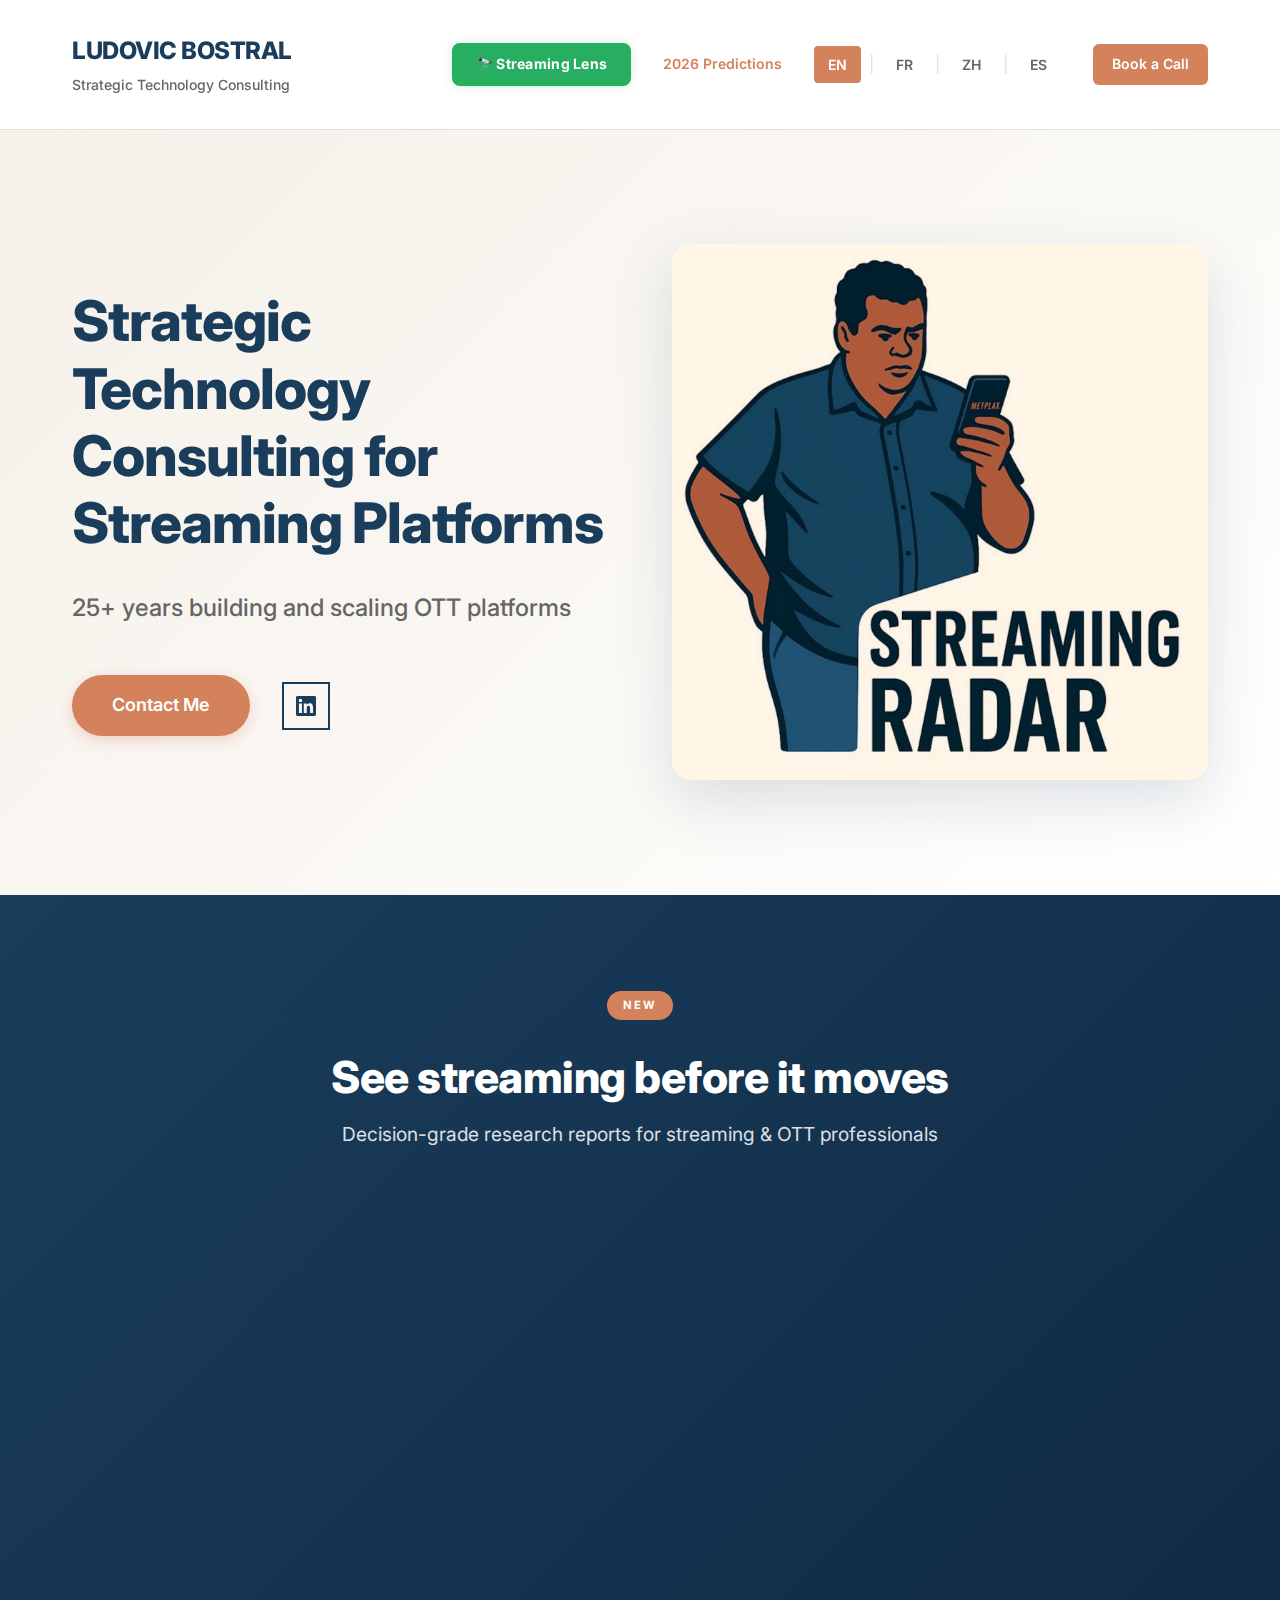
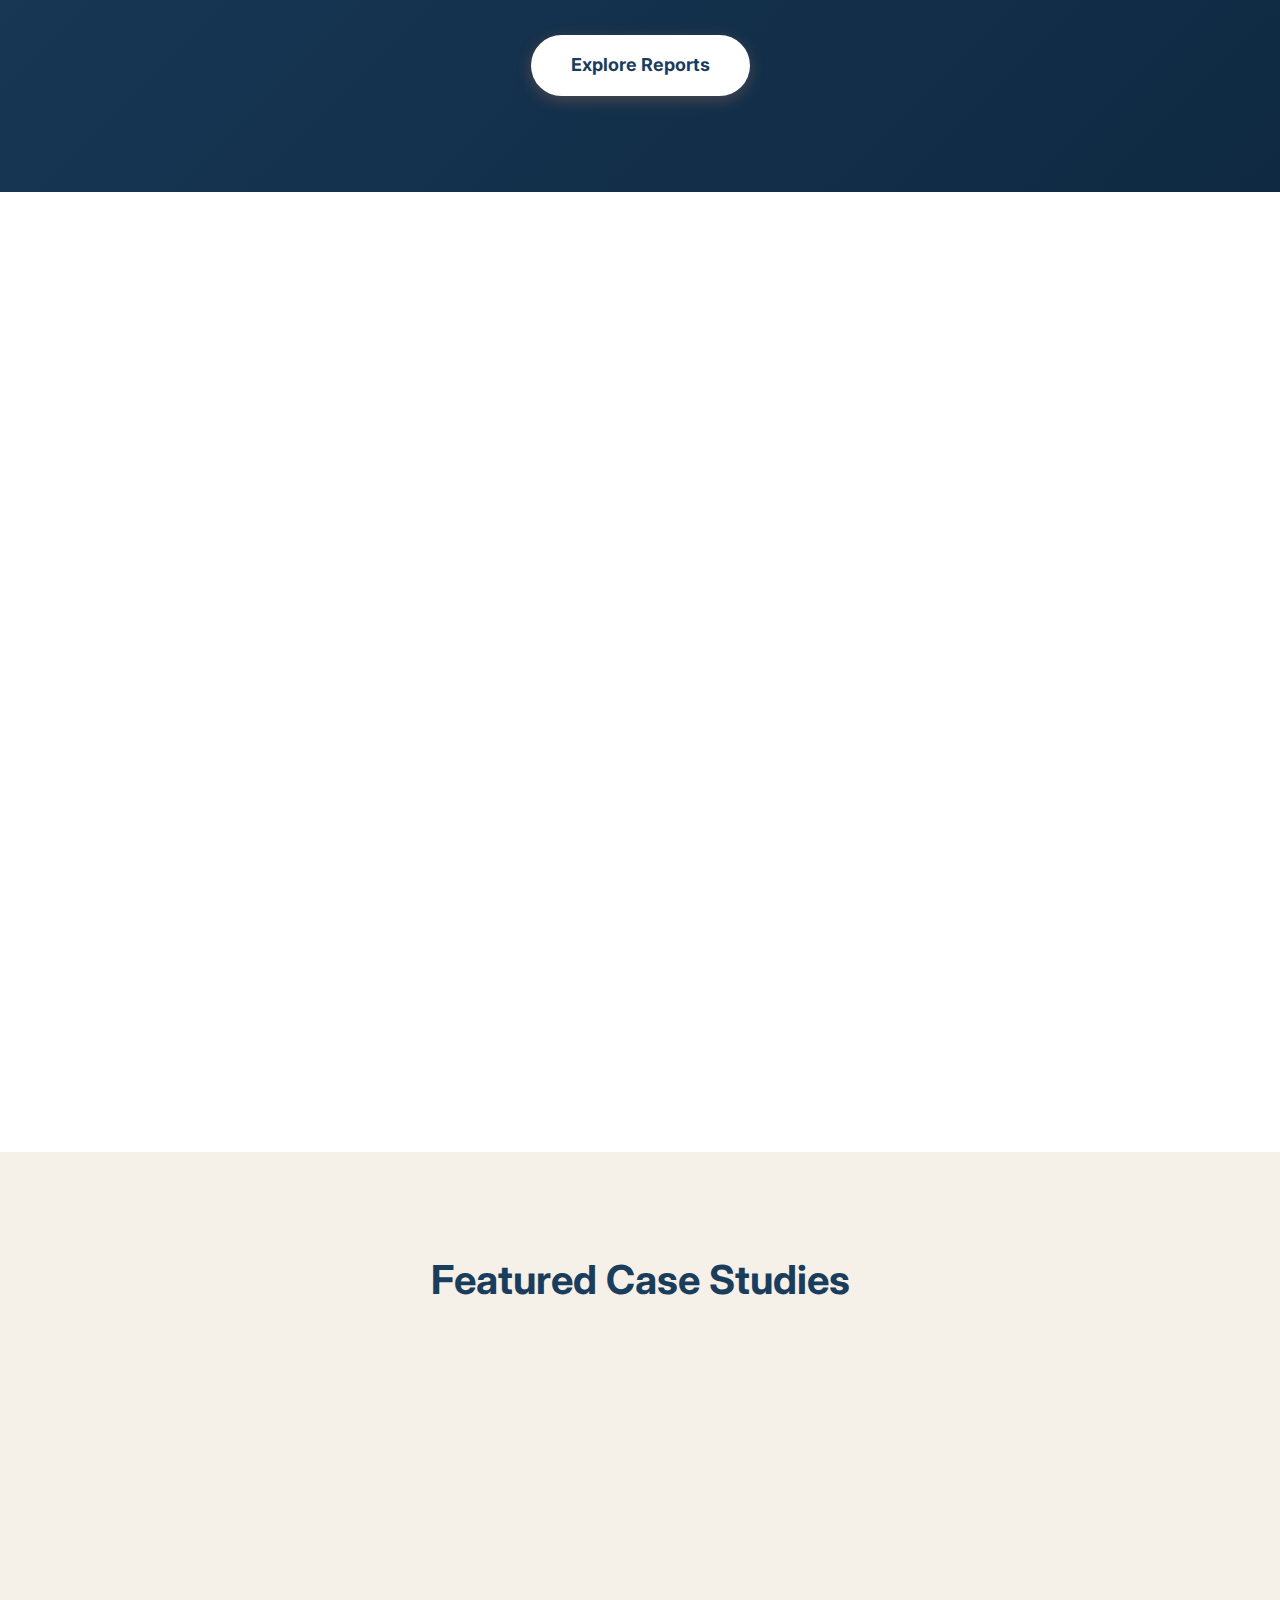
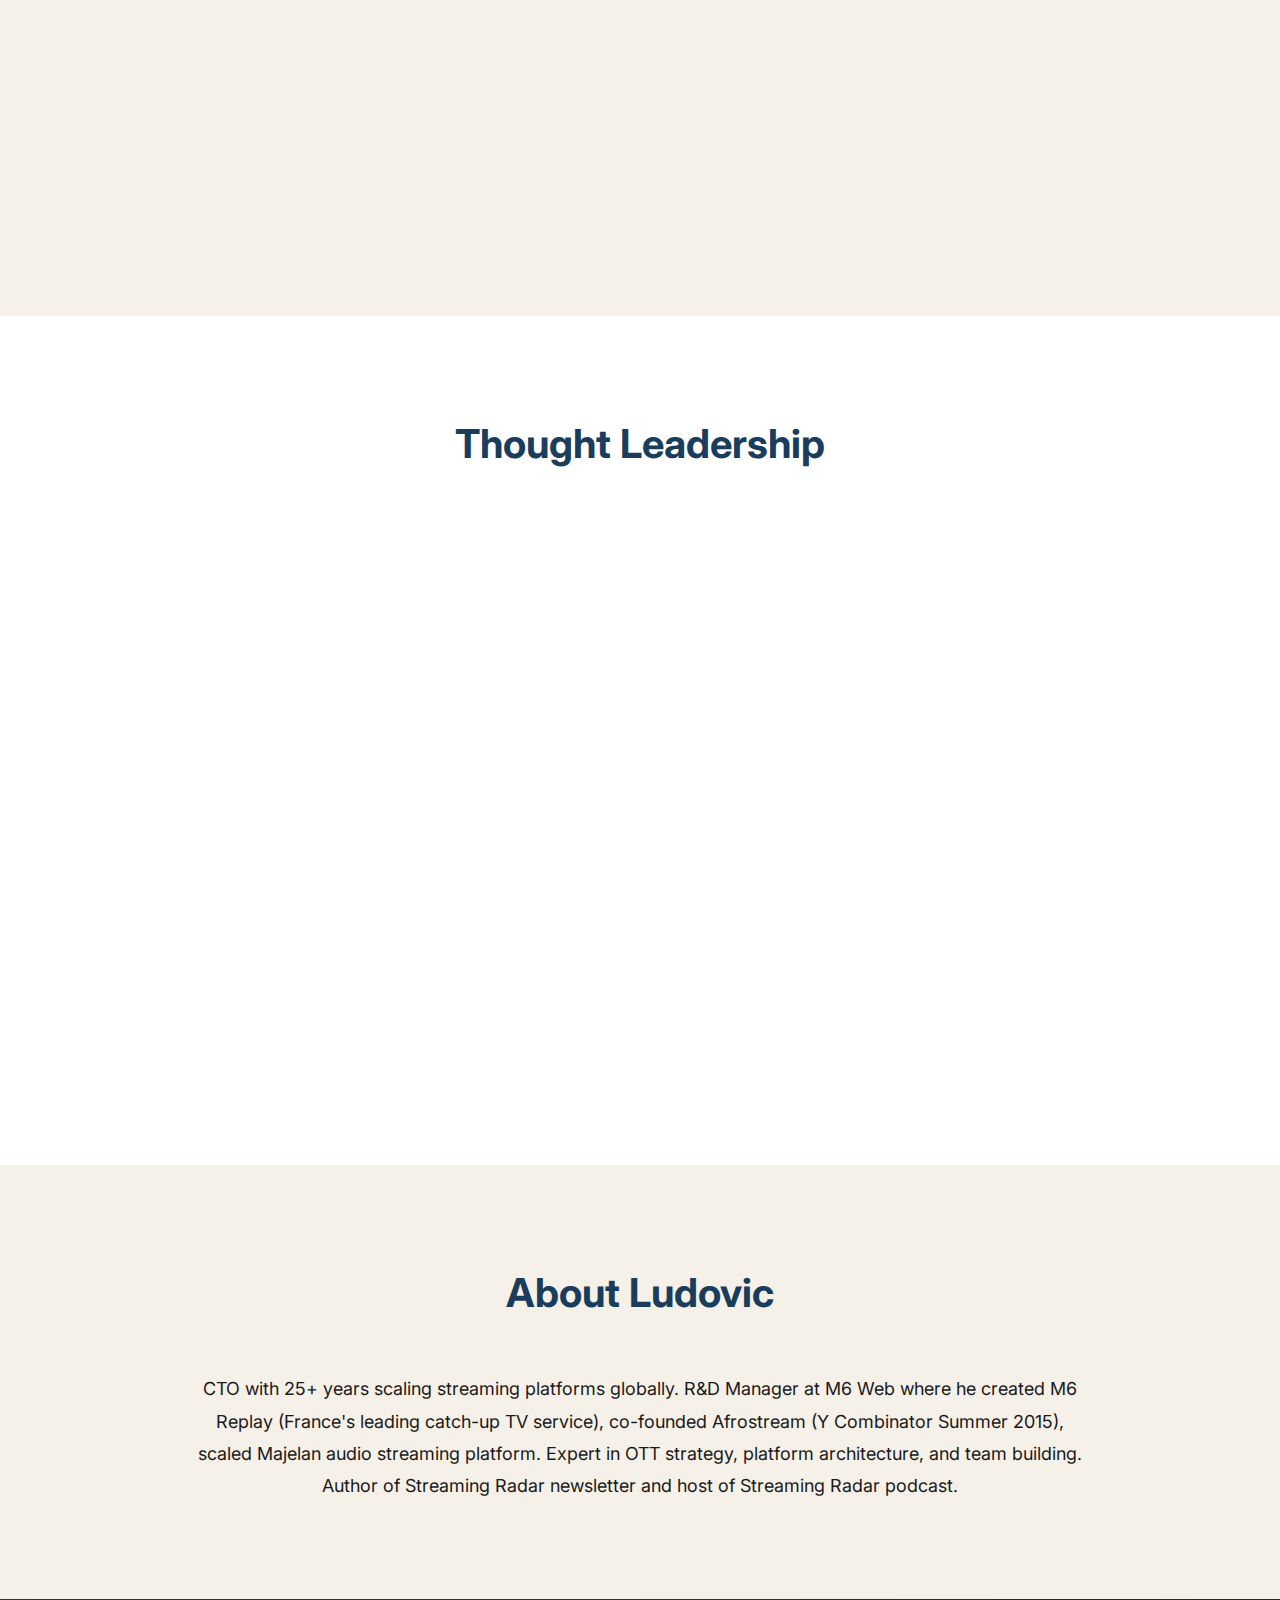
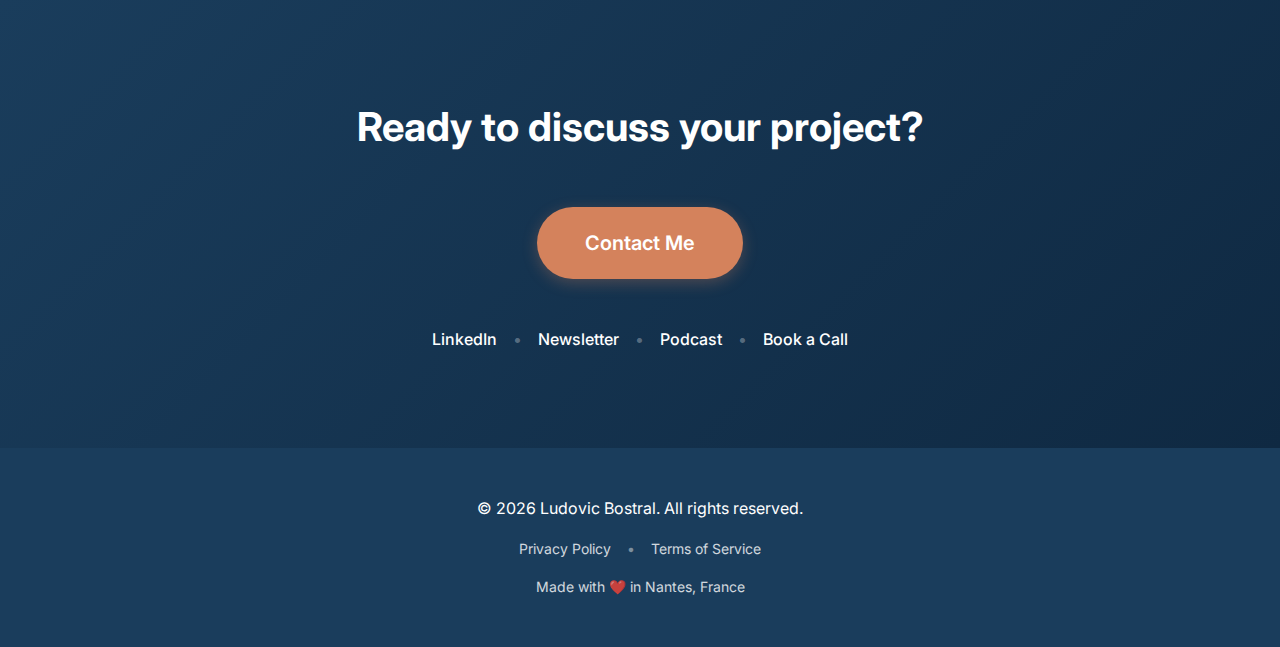
<file: index.html>
<!DOCTYPE html>
<html lang="en">
<head>
    <meta charset="UTF-8">
    <meta name="viewport" content="width=device-width, initial-scale=1.0">
    <meta name="description" content="Ludovic Bostral - Strategic Technology Consulting for Streaming Platforms. 25+ years building and scaling OTT platforms. Y Combinator Alumni. $15.5M raised, 50M+ users served.">
    <meta name="keywords" content="streaming, OTT, consulting, CTO, SVOD, AVOD, FAST, technology, Y Combinator, fractional CTO, streaming platforms, video technology, CDN, DRM, M6 Replay, Afrostream, Majelan">
    <meta name="author" content="Ludovic Bostral">
    <meta name="robots" content="index, follow">
    <meta name="theme-color" content="#1A3D5C">
    <link rel="canonical" href="https://ludovicbostral.com">

    <!-- Favicons -->
    <link rel="icon" type="image/x-icon" href="/favicon.ico">
    <link rel="icon" type="image/svg+xml" href="/assets/favicon.svg">
    <link rel="icon" type="image/png" sizes="96x96" href="/assets/favicon-96x96.png">
    <link rel="apple-touch-icon" sizes="180x180" href="/assets/apple-touch-icon.png">
    <link rel="icon" type="image/png" sizes="192x192" href="/assets/web-app-manifest-192x192.png">
    <link rel="icon" type="image/png" sizes="512x512" href="/assets/web-app-manifest-512x512.png">
    <link rel="manifest" href="/assets/site.webmanifest">

    <!-- Open Graph / Facebook -->
    <meta property="og:type" content="website">
    <meta property="og:url" content="https://ludovicbostral.com">
    <meta property="og:title" content="Ludovic Bostral - Strategic Technology Consulting for Streaming Platforms">
    <meta property="og:description" content="25+ years building and scaling OTT platforms. Y Combinator Alumni. Expert in SVOD/AVOD/FAST monetization, platform architecture, and team scaling.">
    <meta property="og:image" content="https://ludovicbostral.com/assets/big.jpeg">
    <meta property="og:image:alt" content="Ludovic Bostral - CTO & Strategic Technology Consultant">
    <meta property="og:locale" content="en_US">
    <meta property="og:site_name" content="Ludovic Bostral Consulting">

    <!-- Twitter Card -->
    <meta name="twitter:card" content="summary_large_image">
    <meta name="twitter:url" content="https://ludovicbostral.com">
    <meta name="twitter:title" content="Ludovic Bostral - Strategic Technology Consulting for Streaming Platforms">
    <meta name="twitter:description" content="25+ years building and scaling OTT platforms. Y Combinator Alumni. Expert in SVOD/AVOD/FAST monetization.">
    <meta name="twitter:image" content="https://ludovicbostral.com/assets/big.jpeg">
    <meta name="twitter:image:alt" content="Ludovic Bostral - CTO & Strategic Technology Consultant">

    <!-- Structured Data (Schema.org JSON-LD) -->
    <script type="application/ld+json">
    {
        "@context": "https://schema.org",
        "@type": "Person",
        "name": "Ludovic Bostral",
        "jobTitle": "CTO & Strategic Technology Consultant",
        "description": "Strategic Technology Consulting for Streaming Platforms. 25+ years building and scaling OTT platforms.",
        "url": "https://ludovicbostral.com",
        "image": "https://ludovicbostral.com/assets/big.jpeg",
        "email": "ludovic@bostral.com",
        "alumniOf": {
            "@type": "Organization",
            "name": "Y Combinator",
            "url": "https://www.ycombinator.com"
        },
        "knowsAbout": [
            "OTT Platforms",
            "Video Streaming Technology",
            "SVOD/AVOD/FAST Monetization",
            "Cloud Infrastructure",
            "CDN Optimization",
            "DRM Implementation",
            "Team Scaling",
            "Fractional CTO Services"
        ],
        "sameAs": [
            "https://linkedin.com/in/ludovicbostral",
            "https://streamingradar.substack.com",
            "https://github.com/ludovicbostral"
        ],
        "offers": {
            "@type": "Offer",
            "itemOffered": {
                "@type": "Service",
                "name": "Strategic Technology Consulting",
                "description": "Consulting services for streaming platforms and OTT technology",
                "provider": {
                    "@type": "Person",
                    "name": "Ludovic Bostral"
                }
            }
        }
    }
    </script>

    <title>Ludovic Bostral - Strategic Technology Consulting</title>

    <!-- Google Analytics 4 -->
    <script async src="https://www.googletagmanager.com/gtag/js?id=G-VXBFRGGZV3"></script>
    <script>
        window.dataLayer = window.dataLayer || [];
        function gtag(){dataLayer.push(arguments);}
        gtag('js', new Date());
        gtag('config', 'G-VXBFRGGZV3');
    </script>

    <!-- Content Square -->
    <script src="https://t.contentsquare.net/uxa/234a6065970d7.js"></script>

    <!-- Fonts -->
    <link rel="preconnect" href="https://fonts.googleapis.com">
    <link rel="preconnect" href="https://fonts.gstatic.com" crossorigin>
    <link href="https://fonts.googleapis.com/css2?family=Inter:wght@300;400;500;600;700;800&display=swap" rel="stylesheet">

    <!-- Styles -->
    <link rel="stylesheet" href="style.css?v=20260205">
</head>
<body>

    <!-- HEADER -->
    <header class="header">
        <div class="container">
            <div class="header-content">
                <div class="logo">
                    <h1>LUDOVIC BOSTRAL</h1>
                    <p class="baseline" data-i18n="baseline">Strategic Technology Consulting</p>
                </div>
                <div class="header-actions">
                    <a href="https://lens.streaming-radar.com" target="_blank" class="header-lens-btn">🔭 Streaming Lens</a>
                    <a href="streaming-predictions-en.html" class="header-link predictions-link" data-i18n="header.predictions">2026 Predictions</a>
                    <nav class="language-switcher">
                        <button class="lang-btn active" data-lang="en">EN</button>
                        <span class="separator">|</span>
                        <button class="lang-btn" data-lang="fr">FR</button>
                        <span class="separator">|</span>
                        <button class="lang-btn" data-lang="zh">ZH</button>
                        <span class="separator">|</span>
                        <button class="lang-btn" data-lang="es">ES</button>
                    </nav>
                    <a href="/call" class="header-cta cal-link" data-i18n="header.bookCall">Book a Call</a>
                </div>
            </div>
        </div>
    </header>

    <!-- HERO SECTION -->
    <section class="hero">
        <div class="container">
            <div class="hero-content">
                <div class="hero-text">
                    <h2 class="hero-title" data-i18n="hero.title">Strategic Technology Consulting for Streaming Platforms</h2>
                    <p class="hero-subtitle" data-i18n="hero.subtitle">25+ years building and scaling OTT platforms</p>
                    <div class="hero-cta-group">
                        <a href="/call" class="cta-button cal-link" data-i18n="cta.contact">Contact Me</a>
                        <a href="https://linkedin.com/in/ludovicbostral" target="_blank" rel="noopener noreferrer" class="cta-button-secondary" aria-label="LinkedIn">
                            <svg width="20" height="20" viewBox="0 0 24 24" fill="currentColor"><path d="M20.447 20.452h-3.554v-5.569c0-1.328-.027-3.037-1.852-3.037-1.853 0-2.136 1.445-2.136 2.939v5.667H9.351V9h3.414v1.561h.046c.477-.9 1.637-1.85 3.37-1.85 3.601 0 4.267 2.37 4.267 5.455v6.286zM5.337 7.433c-1.144 0-2.063-.926-2.063-2.065 0-1.138.92-2.063 2.063-2.063 1.14 0 2.064.925 2.064 2.063 0 1.139-.925 2.065-2.064 2.065zm1.782 13.019H3.555V9h3.564v11.452zM22.225 0H1.771C.792 0 0 .774 0 1.729v20.542C0 23.227.792 24 1.771 24h20.451C23.2 24 24 23.227 24 22.271V1.729C24 .774 23.2 0 22.222 0h.003z"/></svg>
                        </a>
                    </div>
                </div>
                <div class="hero-image">
                    <img src="./assets/big.jpeg" alt="Streaming Radar Logo" loading="lazy">
                </div>
            </div>
        </div>
    </section>

    <!-- STREAMING LENS SECTION -->
    <section class="lens" id="lens">
        <div class="container">
            <div class="lens-content">
                <div class="lens-header">
                    <span class="lens-badge" data-i18n="lens.badge">NEW</span>
                    <h2 class="lens-tagline" data-i18n="lens.tagline">See streaming before it moves</h2>
                    <p class="lens-subtitle" data-i18n="lens.subtitle">Decision-grade research reports for streaming & OTT professionals</p>
                </div>
                <div class="lens-reports">
                    <div class="lens-card fade-in">
                        <div class="lens-card-status lens-status-live" data-i18n="lens.report1.status">TEASER FEB 22</div>
                        <h3 class="lens-card-title" data-i18n="lens.report1.title">Vertical Invasion 2026</h3>
                        <p class="lens-card-desc" data-i18n="lens.report1.desc">The $11B micro-drama market. Production economics, IP velocity, FAST channels, and why niche beats mass.</p>
                        <div class="lens-card-stats">
                            <span>344 pages</span>
                            <span>27 chapters</span>
                            <span>94 sources</span>
                            <span>1,000+ datapoints</span>
                        </div>
                    </div>
                    <div class="lens-card fade-in">
                        <div class="lens-card-status lens-status-soon" data-i18n="lens.report2.status">TEASER MARCH</div>
                        <h3 class="lens-card-title" data-i18n="lens.report2.title">Africa Streaming 2026</h3>
                        <p class="lens-card-desc" data-i18n="lens.report2.desc">The $4.68B OTT market. Payment architecture, content economics, telco bundling across 34 markets.</p>
                        <div class="lens-card-stats">
                            <span>506+ pages</span>
                            <span>17 chapters</span>
                            <span>95+ sources</span>
                            <span>2,900+ datapoints</span>
                        </div>
                    </div>
                </div>
                <div class="lens-cta-group">
                    <a href="https://lens.streaming-radar.com" target="_blank" rel="noopener noreferrer" class="cta-button lens-cta" data-i18n="lens.cta">Explore Reports</a>
                </div>
            </div>
        </div>
    </section>

    <!-- SERVICES SECTION -->
    <section class="services" id="services">
        <div class="container">
            <div class="services-grid">

                <!-- Service 1 -->
                <div class="service-card fade-in">
                    <div class="service-icon">🎯</div>
                    <h3 class="service-title" data-i18n="services.consulting.title">Strategic Technology Consulting</h3>
                    <p class="service-description" data-i18n="services.consulting.description">Platform architecture, technology stack selection, and go-to-market strategy for streaming services</p>
                    <ul class="service-features">
                        <li data-i18n="services.consulting.feature1">Technology audits and recommendations</li>
                        <li data-i18n="services.consulting.feature2">OTT monetization strategy (SVOD/AVOD/FAST)</li>
                        <li data-i18n="services.consulting.feature3">Cloud infrastructure optimization (AWS/GCP)</li>
                        <li data-i18n="services.consulting.feature4">CDN and encoding architecture</li>
                    </ul>
                    <p class="service-pricing" data-i18n="services.consulting.pricing">From €1,000/day</p>
                </div>

                <!-- Service 2 -->
                <div class="service-card fade-in">
                    <div class="service-icon">🚀</div>
                    <h3 class="service-title" data-i18n="services.cto.title">Fractional CTO Services</h3>
                    <p class="service-description" data-i18n="services.cto.description">Part-time strategic technology leadership for media startups and scale-ups</p>
                    <ul class="service-features">
                        <li data-i18n="services.cto.feature1">Ongoing strategic guidance</li>
                        <li data-i18n="services.cto.feature2">Team structure and hiring strategy</li>
                        <li data-i18n="services.cto.feature3">Technology roadmap and prioritization</li>
                        <li data-i18n="services.cto.feature4">Investor and board reporting</li>
                    </ul>
                    <p class="service-pricing" data-i18n="services.cto.pricing">Custom retainer</p>
                </div>

                <!-- Service 3 -->
                <div class="service-card fade-in">
                    <div class="service-icon">👔</div>
                    <h3 class="service-title" data-i18n="services.placement.title">Executive Placement</h3>
                    <p class="service-description" data-i18n="services.placement.description">Identify and place top technology leaders (CTO, VP Engineering, Head of Product)</p>
                    <ul class="service-features">
                        <li data-i18n="services.placement.feature1">Proven track record in executive recruitment</li>
                        <li data-i18n="services.placement.feature2">Deep network in streaming/media tech</li>
                        <li data-i18n="services.placement.feature3">Cultural fit assessment</li>
                        <li data-i18n="services.placement.feature4">Compensation benchmarking</li>
                    </ul>
                    <p class="service-pricing" data-i18n="services.placement.pricing">15-20% annual salary or flat fee</p>
                </div>

            </div>
        </div>
    </section>

    <!-- CASE STUDIES SECTION -->
    <section class="case-studies" id="case-studies">
        <div class="container">
            <h2 class="section-title" data-i18n="caseStudies.title">Featured Case Studies</h2>
            <div class="case-studies-grid">

                <!-- M6 Replay Card -->
                <div class="case-study-card fade-in" data-case="m6">
                    <div class="case-study-header">
                        <img src="./assets/m6-logo.png" alt="M6 Replay" class="case-logo">
                        <div class="case-study-meta">
                            <h3 class="case-study-title" data-i18n="caseStudies.m6.title">M6 Replay</h3>
                            <span class="case-study-period" data-i18n="caseStudies.m6.period">2007-2013 | R&D Manager</span>
                        </div>
                    </div>
                    <div class="case-study-metrics">
                        <div class="metric">
                            <span class="metric-value">10M</span>
                            <span class="metric-label" data-i18n="caseStudies.m6.metric1">monthly users</span>
                        </div>
                        <div class="metric">
                            <span class="metric-value">€100M</span>
                            <span class="metric-label" data-i18n="caseStudies.m6.metric2">revenue</span>
                        </div>
                        <div class="metric">
                            <span class="metric-value">#1</span>
                            <span class="metric-label" data-i18n="caseStudies.m6.metric3">in France</span>
                        </div>
                    </div>
                    <p class="case-study-summary" data-i18n="caseStudies.m6.summary">Led technical strategy for France's leading catch-up TV. Grew M6 Web to €100M revenue. Pioneered HLS streaming, multi-CDN architecture, and first synchronized second-screen experience.</p>
                    <button class="case-study-cta" data-modal="m6-modal" data-i18n="caseStudies.viewStory">View Full Story →</button>
                </div>

                <!-- Afrostream Card -->
                <div class="case-study-card fade-in" data-case="afrostream">
                    <div class="case-study-header">
                        <img src="./assets/afrostream-logo.png" alt="Afrostream" class="case-logo">
                        <div class="case-study-meta">
                            <h3 class="case-study-title" data-i18n="caseStudies.afrostream.title">Afrostream</h3>
                            <span class="case-study-period" data-i18n="caseStudies.afrostream.period">2015-2017 | Co-Founder & CTO</span>
                        </div>
                    </div>
                    <div class="case-study-metrics">
                        <div class="metric">
                            <span class="metric-value">€4M</span>
                            <span class="metric-label" data-i18n="caseStudies.afrostream.metric1">raised</span>
                        </div>
                        <div class="metric">
                            <span class="metric-value">28</span>
                            <span class="metric-label" data-i18n="caseStudies.afrostream.metric2">countries</span>
                        </div>
                        <div class="metric">
                            <span class="metric-value">YC</span>
                            <span class="metric-label" data-i18n="caseStudies.afrostream.metric3">S15</span>
                        </div>
                    </div>
                    <p class="case-study-summary" data-i18n="caseStudies.afrostream.summary">Built Europe's first African content SVOD from scratch. Secured Y Combinator, major studio licenses, and telco distribution to 12M households.</p>
                    <button class="case-study-cta" data-modal="afrostream-modal" data-i18n="caseStudies.viewStory">View Full Story →</button>
                </div>

            </div>
        </div>
    </section>

    <!-- CONTENT SECTION -->
    <section class="content-section">
        <div class="container">
            <h2 class="section-title" data-i18n="content.title">Thought Leadership</h2>

            <div class="content-grid content-grid-3">

                <!-- Newsletter -->
                <div class="content-card fade-in">
                    <div class="content-card-header">
                        <img src="./assets/big.jpeg" alt="Streaming Radar" class="content-logo">
                        <h3 data-i18n="content.newsletter.title">Streaming Radar</h3>
                    </div>
                    <p class="content-description" data-i18n="content.newsletter.description">Weekly insights on the streaming industry. In-depth analysis of OTT trends, platform strategies, and technology innovations. Followed by professionals from Netflix, Amazon Prime Video, Disney+, and other leading streaming services.</p>
                    <a href="https://streamingradar.substack.com" target="_blank" rel="noopener noreferrer" class="content-cta" data-i18n="content.newsletter.cta">Subscribe</a>
                </div>

                <!-- YouTube -->
                <div class="content-card fade-in">
                    <div class="content-card-header">
                        <div class="youtube-icon">▶️</div>
                        <h3 data-i18n="content.youtube.title">YouTube Channel</h3>
                    </div>
                    <div class="youtube-video-wrapper">
                        <iframe
                            src="https://www.youtube.com/embed/D9PeeZSI9Kk"
                            title="FFmpeg Tutorial"
                            frameborder="0"
                            allow="accelerometer; autoplay; clipboard-write; encrypted-media; gyroscope; picture-in-picture"
                            allowfullscreen
                            loading="lazy">
                        </iframe>
                    </div>
                    <p class="content-description" data-i18n="content.youtube.description">Video tutorials on streaming technology, FFmpeg encoding, and OTT platform development</p>
                    <a href="https://www.youtube.com/@streamingradar" target="_blank" rel="noopener noreferrer" class="content-cta" data-i18n="content.youtube.cta">Subscribe</a>
                </div>

                <!-- Podcast -->
                <div class="content-card fade-in">
                    <div class="content-card-header">
                        <div class="podcast-icon">🎙️</div>
                        <h3 data-i18n="content.podcast.title">Streaming Radar Podcast</h3>
                    </div>
                    <p class="content-description" data-i18n="content.podcast.description">Podcast version of Streaming Radar newsletter, discussing OTT platforms, streaming technology, and media industry trends</p>
                    <a href="https://streamingradar.substack.com/podcast" target="_blank" rel="noopener noreferrer" class="content-cta" data-i18n="content.podcast.cta">Listen</a>
                </div>

            </div>
        </div>
    </section>

    <!-- ABOUT SECTION -->
    <section class="about">
        <div class="container">
            <h2 class="section-title" data-i18n="about.title">About Ludovic</h2>
            <p class="about-text" data-i18n="about.text">CTO with 25+ years scaling streaming platforms globally. R&D Manager at M6 Web where he created M6 Replay (France's leading catch-up TV service), co-founded Afrostream (Y Combinator Summer 2015), scaled Majelan audio streaming platform. Expert in OTT strategy, platform architecture, and team building. Author of Streaming Radar newsletter and host of Streaming Radar podcast.</p>
        </div>
    </section>

    <!-- CONTACT SECTION -->
    <section class="contact">
        <div class="container">
            <h2 class="section-title" data-i18n="contact.title">Ready to discuss your project?</h2>
            <a href="/call" class="cta-button large cal-link" data-i18n="cta.contact">Contact Me</a>

            <div class="contact-links">
                <a href="https://linkedin.com/in/ludovicbostral" target="_blank" rel="noopener noreferrer">LinkedIn</a>
                <span class="separator">•</span>
                <a href="https://streamingradar.substack.com" target="_blank" rel="noopener noreferrer">Newsletter</a>
                <span class="separator">•</span>
                <a href="https://streamingradar.substack.com/podcast" target="_blank" rel="noopener noreferrer">Podcast</a>
                <span class="separator">•</span>
                <a href="/call" class="cal-link">Book a Call</a>
            </div>
        </div>
    </section>

    <!-- FOOTER -->
    <footer class="footer">
        <div class="container">
            <div class="footer-content">
                <p>&copy; 2026 Ludovic Bostral. All rights reserved.</p>
                <p class="footer-legal">
                    <a href="#" id="privacyLink" data-i18n="footer.privacy">Privacy Policy</a>
                    <span class="separator">•</span>
                    <a href="#" id="termsLink" data-i18n="footer.terms">Terms of Service</a>
                </p>
                <p class="footer-tagline">Made with ❤️ in Nantes, France</p>
            </div>
        </div>
    </footer>

    <!-- Privacy Policy Modal -->
    <div id="privacyModal" class="legal-modal">
        <div class="legal-modal-content">
            <span class="legal-modal-close">&times;</span>
            <h2>Privacy Policy</h2>
            <div class="legal-modal-body">
                <p><strong>Last Updated:</strong> January 2026</p>

                <h3>1. Data Collection</h3>
                <p>When you use the contact form on this website, we collect:</p>
                <ul>
                    <li>Your name</li>
                    <li>Your email address</li>
                    <li>Your company name (optional)</li>
                    <li>Your message content</li>
                    <li>Service interest and budget information</li>
                </ul>

                <h3>2. How We Use Your Data</h3>
                <p>Your personal data is used exclusively to:</p>
                <ul>
                    <li>Respond to your consultation requests</li>
                    <li>Provide information about our services</li>
                    <li>Communicate with you regarding potential collaboration</li>
                </ul>

                <h3>3. Data Storage and Processing</h3>
                <p>Your data is processed via Supabase (a secure cloud platform) and stored securely. We do not sell, rent, or share your personal information with third parties for marketing purposes.</p>

                <h3>4. Analytics</h3>
                <p>This website uses Google Analytics and ContentSquare to understand how visitors use our site. These services collect anonymized data about your visit, including pages viewed, time spent, and general location. No personally identifiable information is collected through these tools.</p>

                <h3>5. Your Rights (GDPR)</h3>
                <p>Under the General Data Protection Regulation (GDPR), you have the right to:</p>
                <ul>
                    <li><strong>Access:</strong> Request a copy of your personal data</li>
                    <li><strong>Rectification:</strong> Request correction of inaccurate data</li>
                    <li><strong>Erasure:</strong> Request deletion of your data</li>
                    <li><strong>Portability:</strong> Receive your data in a structured format</li>
                    <li><strong>Objection:</strong> Object to processing of your data</li>
                </ul>

                <h3>6. Data Retention</h3>
                <p>We retain your contact form data for up to 2 years from your last contact or until you request deletion.</p>

                <h3>7. Cookies</h3>
                <p>This website uses cookies for analytics purposes only. By using this site, you consent to the use of cookies in accordance with this policy.</p>

                <h3>8. Contact</h3>
                <p>For any questions about this Privacy Policy or to exercise your rights, please contact:</p>
                <p><strong>Ludovic Bostral</strong><br>
                Email: <a href="mailto:ludovic@bostral.com">ludovic@bostral.com</a></p>

                <h3>9. Changes to This Policy</h3>
                <p>We may update this Privacy Policy from time to time. The updated version will be indicated by the "Last Updated" date at the top of this policy.</p>
            </div>
        </div>
    </div>

    <!-- Terms of Service Modal -->
    <div id="termsModal" class="legal-modal">
        <div class="legal-modal-content">
            <span class="legal-modal-close">&times;</span>
            <h2>Terms of Service</h2>
            <div class="legal-modal-body">
                <p><strong>Last Updated:</strong> January 2026</p>

                <h3>1. Acceptance of Terms</h3>
                <p>By accessing and using this website (ludovic.bostral.com), you accept and agree to be bound by the terms and conditions outlined in this agreement.</p>

                <h3>2. Use of the Website</h3>
                <p>This website is provided for informational purposes about professional consulting services in streaming technology and media platforms. You agree to use this website only for lawful purposes.</p>

                <h3>3. Intellectual Property</h3>
                <p>All content on this website, including text, graphics, logos, and software, is the property of Ludovic Bostral and is protected by international copyright laws. You may not reproduce, distribute, or create derivative works without explicit written permission.</p>

                <h3>4. External Links</h3>
                <p>This website contains links to external sites (LinkedIn, Substack, Google Calendar). We are not responsible for the content, privacy policies, or practices of these third-party sites.</p>

                <h3>5. Consultation Services</h3>
                <p>Information about services provided on this website is for general informational purposes. Specific terms of engagement, deliverables, and fees will be outlined in separate written agreements for any consulting work undertaken.</p>

                <h3>6. Limitation of Liability</h3>
                <p>Ludovic Bostral shall not be liable for any direct, indirect, incidental, consequential, or exemplary damages resulting from your use of this website or inability to use it.</p>

                <h3>7. No Warranties</h3>
                <p>This website is provided "as is" without warranties of any kind, either express or implied, including but not limited to warranties of merchantability, fitness for a particular purpose, or non-infringement.</p>

                <h3>8. Changes to Terms</h3>
                <p>We reserve the right to modify these Terms of Service at any time. Changes will be effective immediately upon posting on this website.</p>

                <h3>9. Governing Law</h3>
                <p>These Terms of Service shall be governed by and construed in accordance with the laws of France. Any disputes shall be subject to the exclusive jurisdiction of the courts of Nantes, France.</p>

                <h3>10. Contact Information</h3>
                <p>For questions regarding these Terms of Service, please contact:</p>
                <p><strong>Ludovic Bostral</strong><br>
                Email: <a href="mailto:ludovic@bostral.com">ludovic@bostral.com</a></p>
            </div>
        </div>
    </div>

    <!-- Case Study Modals -->
    <!-- M6 Replay Modal -->
    <div class="case-modal" id="m6-modal">
        <div class="case-modal-overlay"></div>
        <div class="case-modal-content">
            <button class="case-modal-close">&times;</button>
            <div class="case-modal-body">
                <h2 data-i18n="caseStudies.m6.modal.title">M6 Replay: Building France's #1 Catch-up TV</h2>
                <p class="modal-subtitle" data-i18n="caseStudies.m6.modal.subtitle">2007-2013 | R&D Manager at M6 Web</p>

                <div class="modal-metrics-grid">
                    <div class="modal-metric">
                        <span class="modal-metric-value">10M</span>
                        <span class="modal-metric-label" data-i18n="caseStudies.m6.modal.metricLabel1">Monthly Users</span>
                    </div>
                    <div class="modal-metric">
                        <span class="modal-metric-value">€100M</span>
                        <span class="modal-metric-label" data-i18n="caseStudies.m6.modal.metricLabel2">Revenue 2012</span>
                    </div>
                    <div class="modal-metric">
                        <span class="modal-metric-value">600M</span>
                        <span class="modal-metric-label" data-i18n="caseStudies.m6.modal.metricLabel3">Videos/Year</span>
                    </div>
                </div>

                <h3 data-i18n="caseStudies.m6.modal.contextTitle">The Context</h3>
                <p data-i18n="caseStudies.m6.modal.contextText">In 2007, M6 Group wanted to launch a catch-up TV service to compete with TF1 and France Télévisions. As R&D Manager, I was tasked with building the technical foundation from scratch and leading the platform's evolution over 6 years.</p>

                <h3 data-i18n="caseStudies.m6.modal.challengeTitle">The Challenge</h3>
                <ul>
                    <li data-i18n="caseStudies.m6.modal.challenge1">Build a scalable video platform from zero</li>
                    <li data-i18n="caseStudies.m6.modal.challenge2">Support multiple devices (web, mobile, connected TVs, set-top boxes)</li>
                    <li data-i18n="caseStudies.m6.modal.challenge3">Handle peak traffic during prime-time TV replays</li>
                    <li data-i18n="caseStudies.m6.modal.challenge4">Implement DRM protection for premium content</li>
                </ul>

                <h3 data-i18n="caseStudies.m6.modal.solutionTitle">The Solution</h3>
                <p data-i18n="caseStudies.m6.modal.solutionText">Led a team of 5-10 engineers to build a comprehensive video delivery infrastructure. Key innovations included:</p>
                <ul>
                    <li data-i18n="caseStudies.m6.modal.solution1">Early adoption of HLS streaming (one of the first in France)</li>
                    <li data-i18n="caseStudies.m6.modal.solution2">Multi-CDN architecture for reliability and cost optimization</li>
                    <li data-i18n="caseStudies.m6.modal.solution3">First synchronized second-screen experience in French TV</li>
                    <li data-i18n="caseStudies.m6.modal.solution4">Custom analytics platform for viewer behavior insights</li>
                </ul>

                <h3 data-i18n="caseStudies.m6.modal.resultsTitle">The Results</h3>
                <ul>
                    <li><span class="impact-metric" data-i18n="caseStudies.m6.modal.result1">10M monthly users</span> <span data-i18n="caseStudies.m6.modal.result1b">in 2013</span></li>
                    <li><span class="impact-metric" data-i18n="caseStudies.m6.modal.result2">€100M revenue</span> <span data-i18n="caseStudies.m6.modal.result2b">for M6 Web in 2012</span></li>
                    <li><span class="impact-metric" data-i18n="caseStudies.m6.modal.result3">600M videos viewed</span> <span data-i18n="caseStudies.m6.modal.result3b">per year in 2012</span></li>
                    <li><span class="impact-metric" data-i18n="caseStudies.m6.modal.result4">#1 commercial catch-up TV</span> <span data-i18n="caseStudies.m6.modal.result4b">in France</span></li>
                </ul>

                <p class="modal-source"><span data-i18n="caseStudies.m6.modal.sourceLabel">Source:</span> <a href="https://www.frenchweb.fr/decryptage-les-chiffres-clefs-du-numerique-chez-m6/101031" target="_blank" rel="noopener noreferrer" data-i18n="caseStudies.m6.modal.sourceText">FrenchWeb - M6 Digital Key Figures (2013)</a></p>
            </div>
        </div>
    </div>

    <!-- Afrostream Modal -->
    <div class="case-modal" id="afrostream-modal">
        <div class="case-modal-overlay"></div>
        <div class="case-modal-content">
            <button class="case-modal-close">&times;</button>
            <div class="case-modal-body">
                <h2 data-i18n="caseStudies.afrostream.modal.title">Afrostream: Europe's First African Content SVOD</h2>
                <p class="modal-subtitle" data-i18n="caseStudies.afrostream.modal.subtitle">2015-2017 | Co-Founder & CTO</p>

                <div class="modal-metrics-grid">
                    <div class="modal-metric">
                        <span class="modal-metric-value">€4M</span>
                        <span class="modal-metric-label" data-i18n="caseStudies.afrostream.modal.metricLabel1">Total Raised</span>
                    </div>
                    <div class="modal-metric">
                        <span class="modal-metric-value">28</span>
                        <span class="modal-metric-label" data-i18n="caseStudies.afrostream.modal.metricLabel2">Countries</span>
                    </div>
                    <div class="modal-metric">
                        <span class="modal-metric-value">12M</span>
                        <span class="modal-metric-label" data-i18n="caseStudies.afrostream.modal.metricLabel3">Households Reach</span>
                    </div>
                </div>

                <h3 data-i18n="caseStudies.afrostream.modal.contextTitle">The Context</h3>
                <p data-i18n="caseStudies.afrostream.modal.contextText">In 2015, we identified a massive underserved market: 150M+ Africans and African diaspora with no dedicated premium streaming service for African content. We decided to build the "Netflix for African content."</p>

                <h3 data-i18n="caseStudies.afrostream.modal.challengeTitle">The Challenge</h3>
                <ul>
                    <li data-i18n="caseStudies.afrostream.modal.challenge1">Build a full SVOD platform from scratch with limited funding</li>
                    <li data-i18n="caseStudies.afrostream.modal.challenge2">Secure content licenses from major Hollywood and Nollywood studios</li>
                    <li data-i18n="caseStudies.afrostream.modal.challenge3">Deploy across 28 countries with varying internet infrastructure</li>
                    <li data-i18n="caseStudies.afrostream.modal.challenge4">Compete with global giants entering the market</li>
                </ul>

                <h3 data-i18n="caseStudies.afrostream.modal.solutionTitle">The Solution</h3>
                <p data-i18n="caseStudies.afrostream.modal.solutionText">As CTO, I built the entire technical stack and led fundraising alongside our CEO. Key achievements:</p>
                <ul>
                    <li data-i18n="caseStudies.afrostream.modal.solution1">Accepted into Y Combinator Summer 2015 batch</li>
                    <li data-i18n="caseStudies.afrostream.modal.solution2">Secured licenses from Lionsgate, MGM, and major Nollywood producers</li>
                    <li data-i18n="caseStudies.afrostream.modal.solution3">Built partnerships with Orange, Canal+, and Bouygues Telecom</li>
                    <li data-i18n="caseStudies.afrostream.modal.solution4">Developed adaptive streaming for low-bandwidth African markets</li>
                </ul>

                <h3 data-i18n="caseStudies.afrostream.modal.resultsTitle">The Results</h3>
                <ul>
                    <li><span class="impact-metric" data-i18n="caseStudies.afrostream.modal.result1">€4M raised</span> <span data-i18n="caseStudies.afrostream.modal.result1b">from VCs and strategic investors</span></li>
                    <li><span class="impact-metric" data-i18n="caseStudies.afrostream.modal.result2">Y Combinator S15</span> <span data-i18n="caseStudies.afrostream.modal.result2b">acceptance (top 2% of applicants)</span></li>
                    <li><span class="impact-metric" data-i18n="caseStudies.afrostream.modal.result3">12M households reach</span> <span data-i18n="caseStudies.afrostream.modal.result3b">via telco partnerships</span></li>
                    <li><span class="impact-metric" data-i18n="caseStudies.afrostream.modal.result4">28 countries</span> <span data-i18n="caseStudies.afrostream.modal.result4b">across Europe and Africa</span></li>
                </ul>

                <h3 data-i18n="caseStudies.afrostream.modal.lessonsTitle">Key Learnings</h3>
                <p data-i18n="caseStudies.afrostream.modal.lessonsText">While Afrostream eventually closed due to market timing and competition from global players, the experience provided invaluable lessons in startup building, fundraising, and scaling technology in emerging markets.</p>

                <p class="modal-source"><a href="https://www.crunchbase.com/organization/afrostream" target="_blank" rel="noopener noreferrer" data-i18n="caseStudies.afrostream.modal.crunchbase">View on Crunchbase →</a></p>
            </div>
        </div>
    </div>

    <!-- Scripts -->
    <script src="script.js?v=20260205"></script>

</body>
</html>
</file>
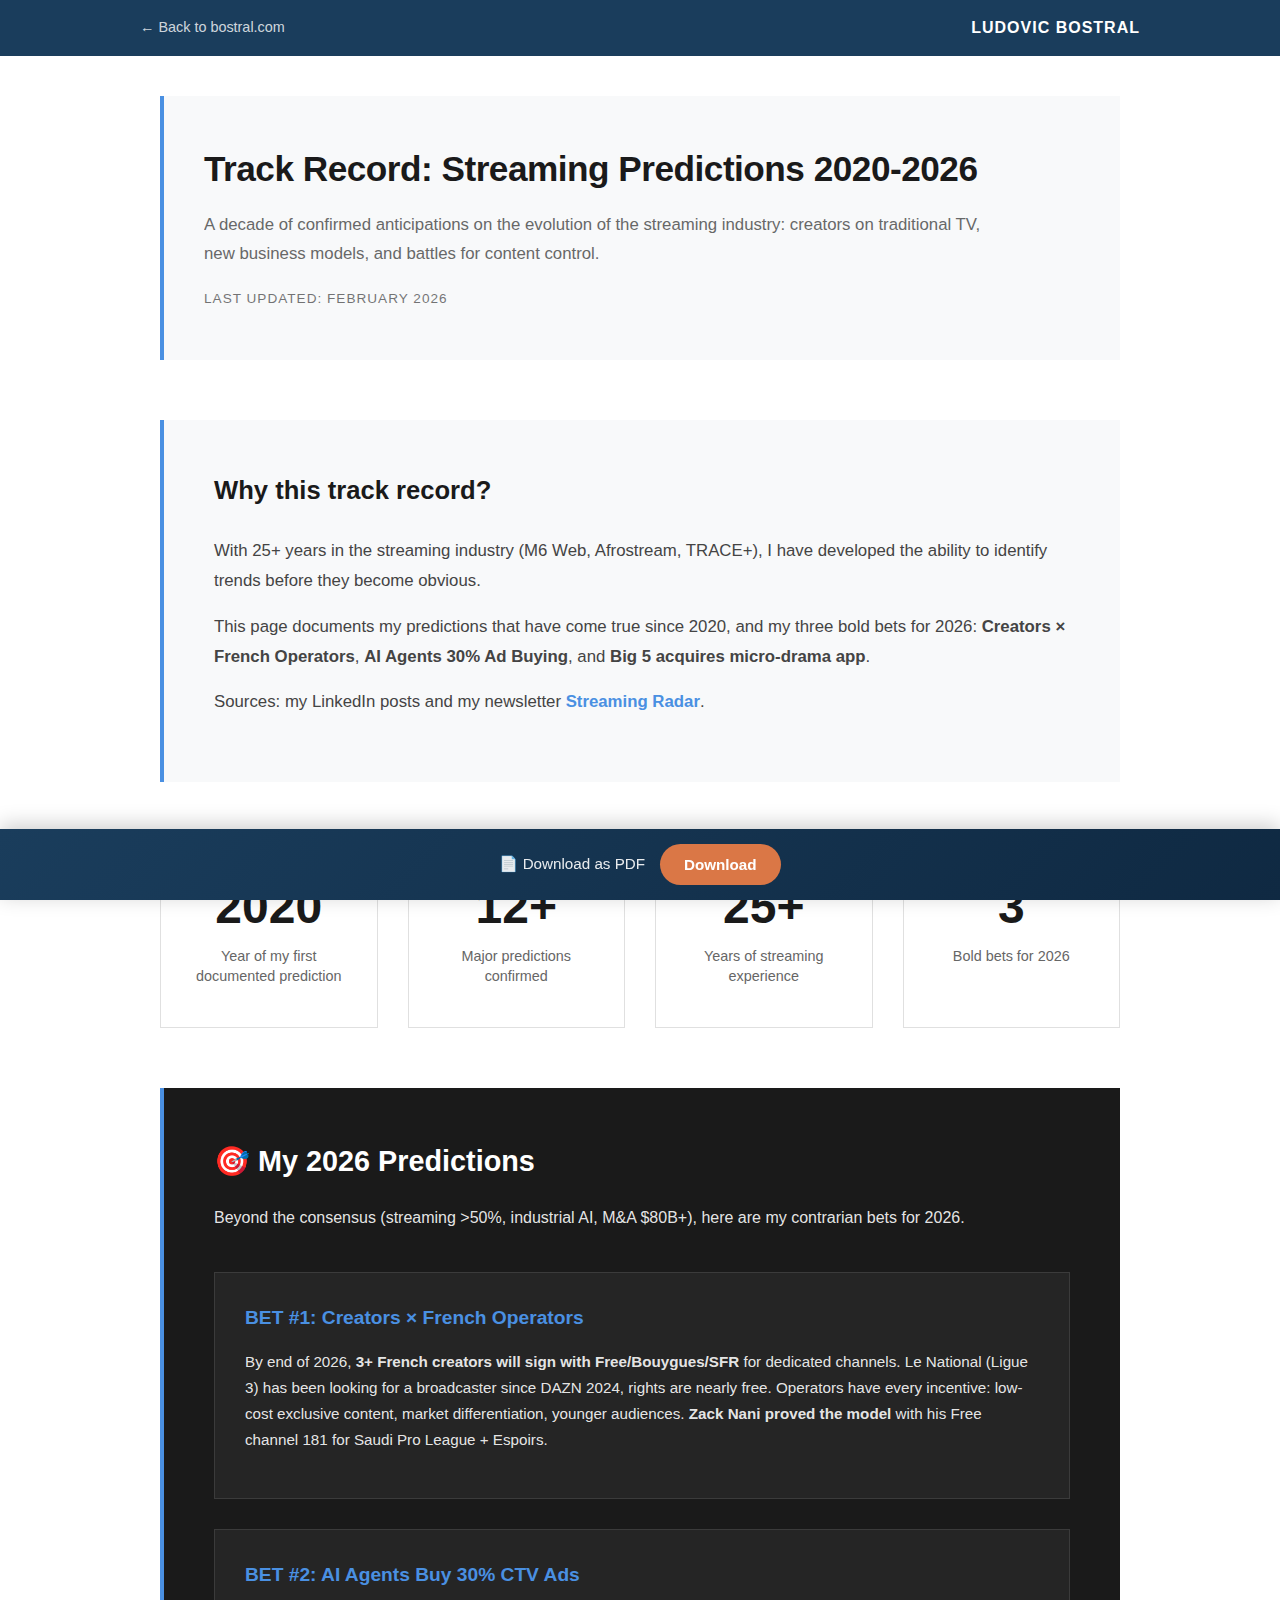
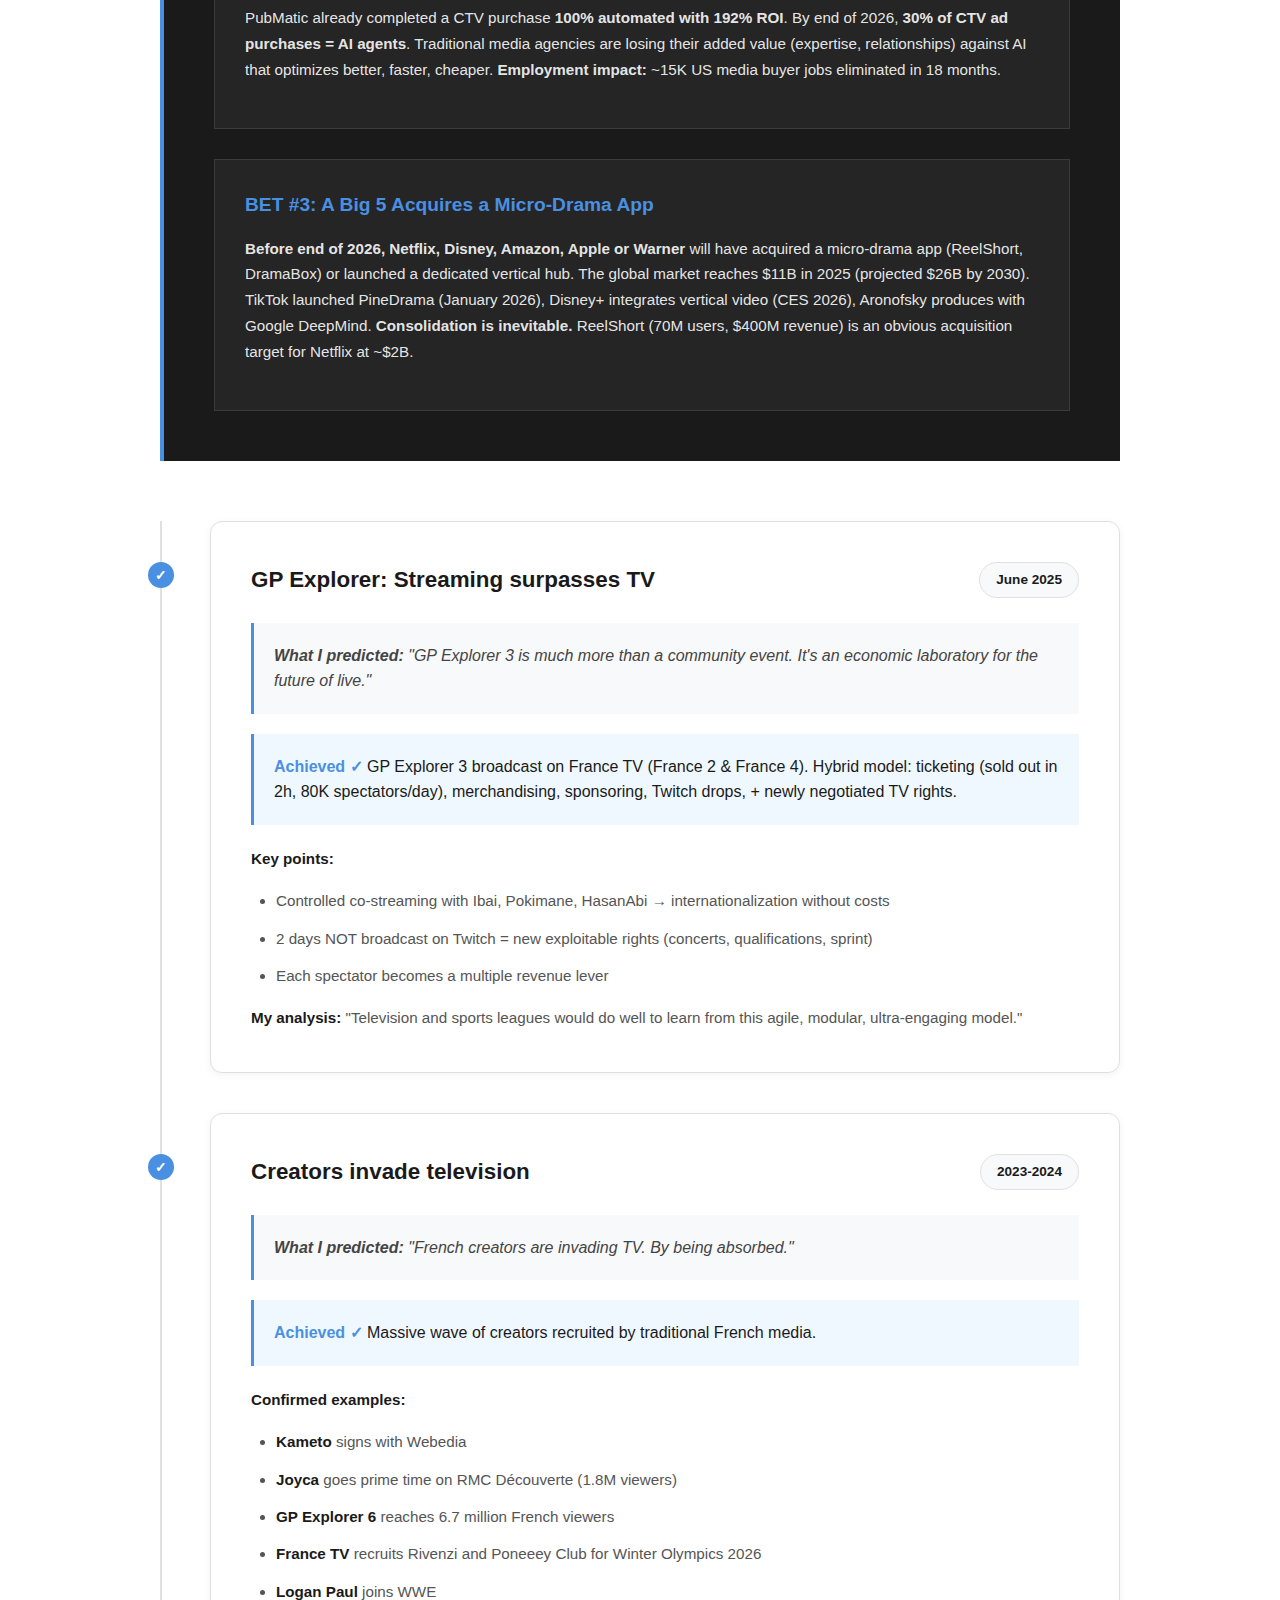
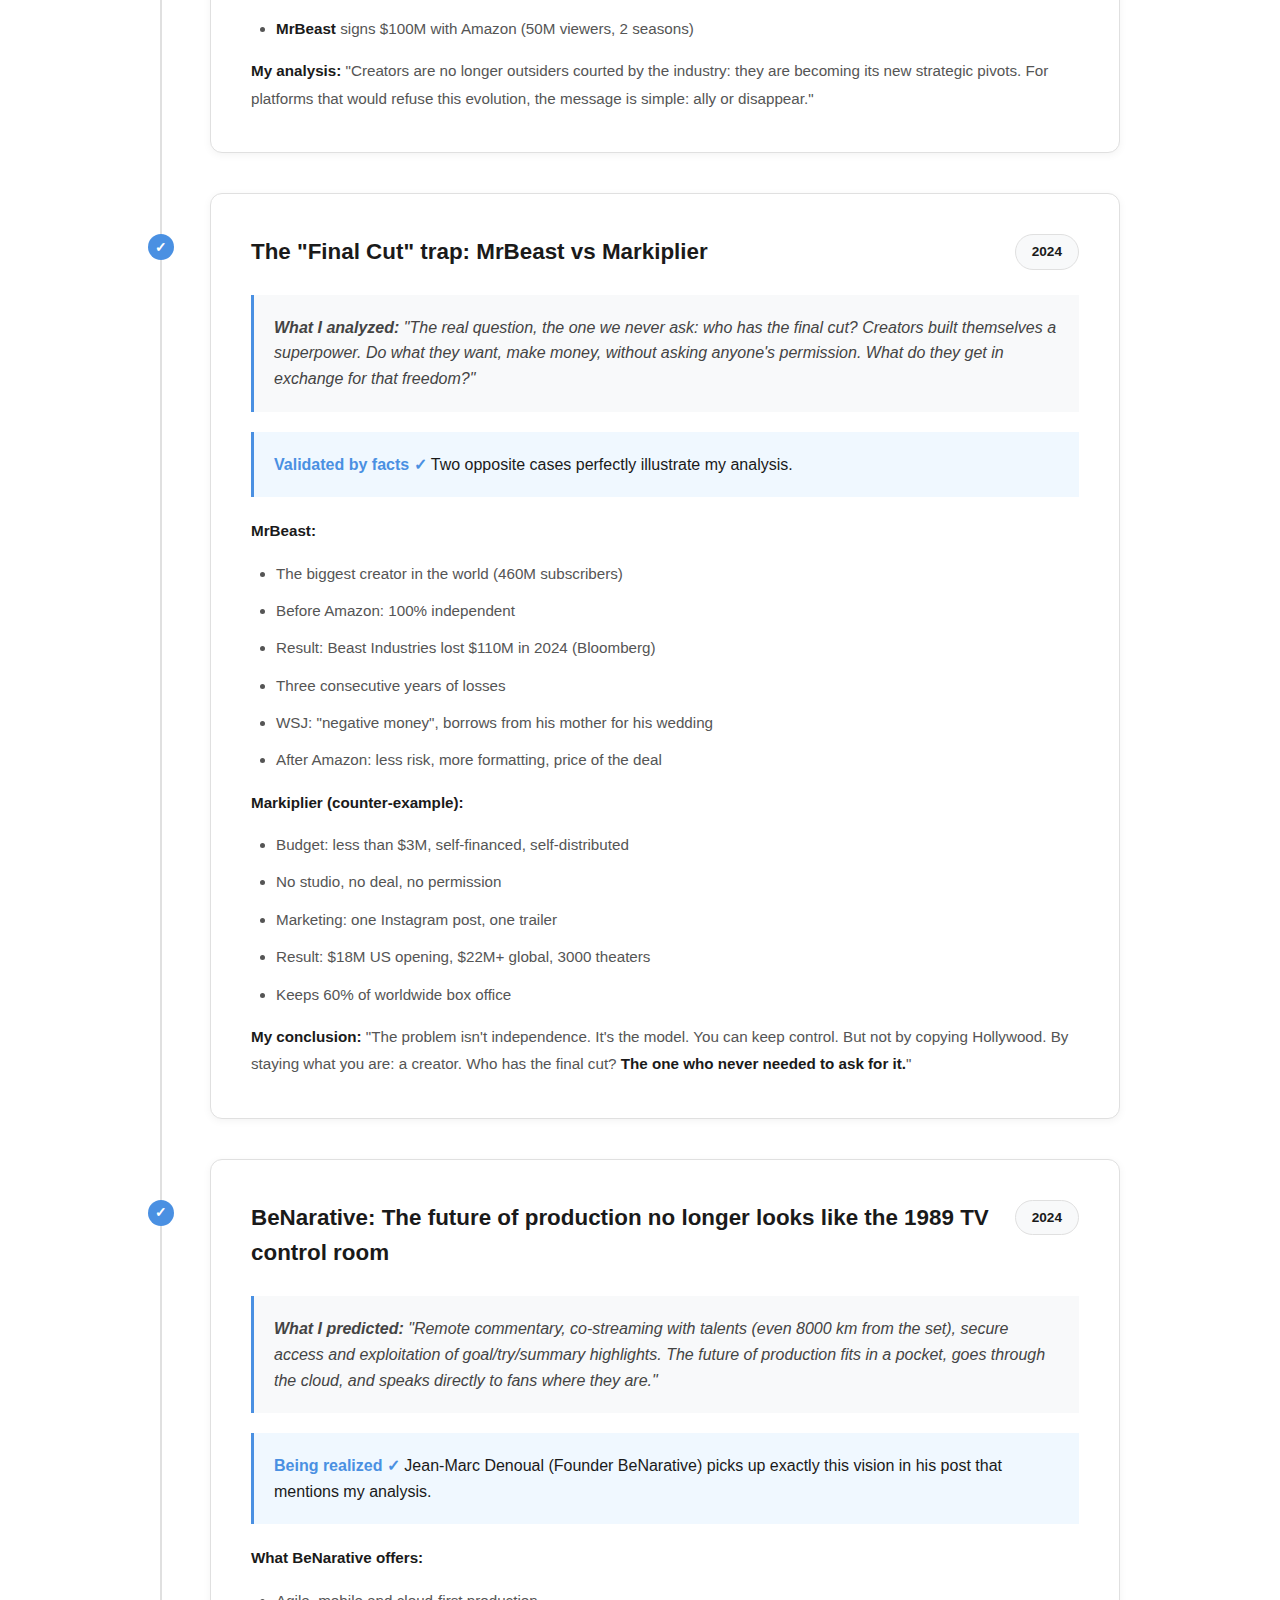
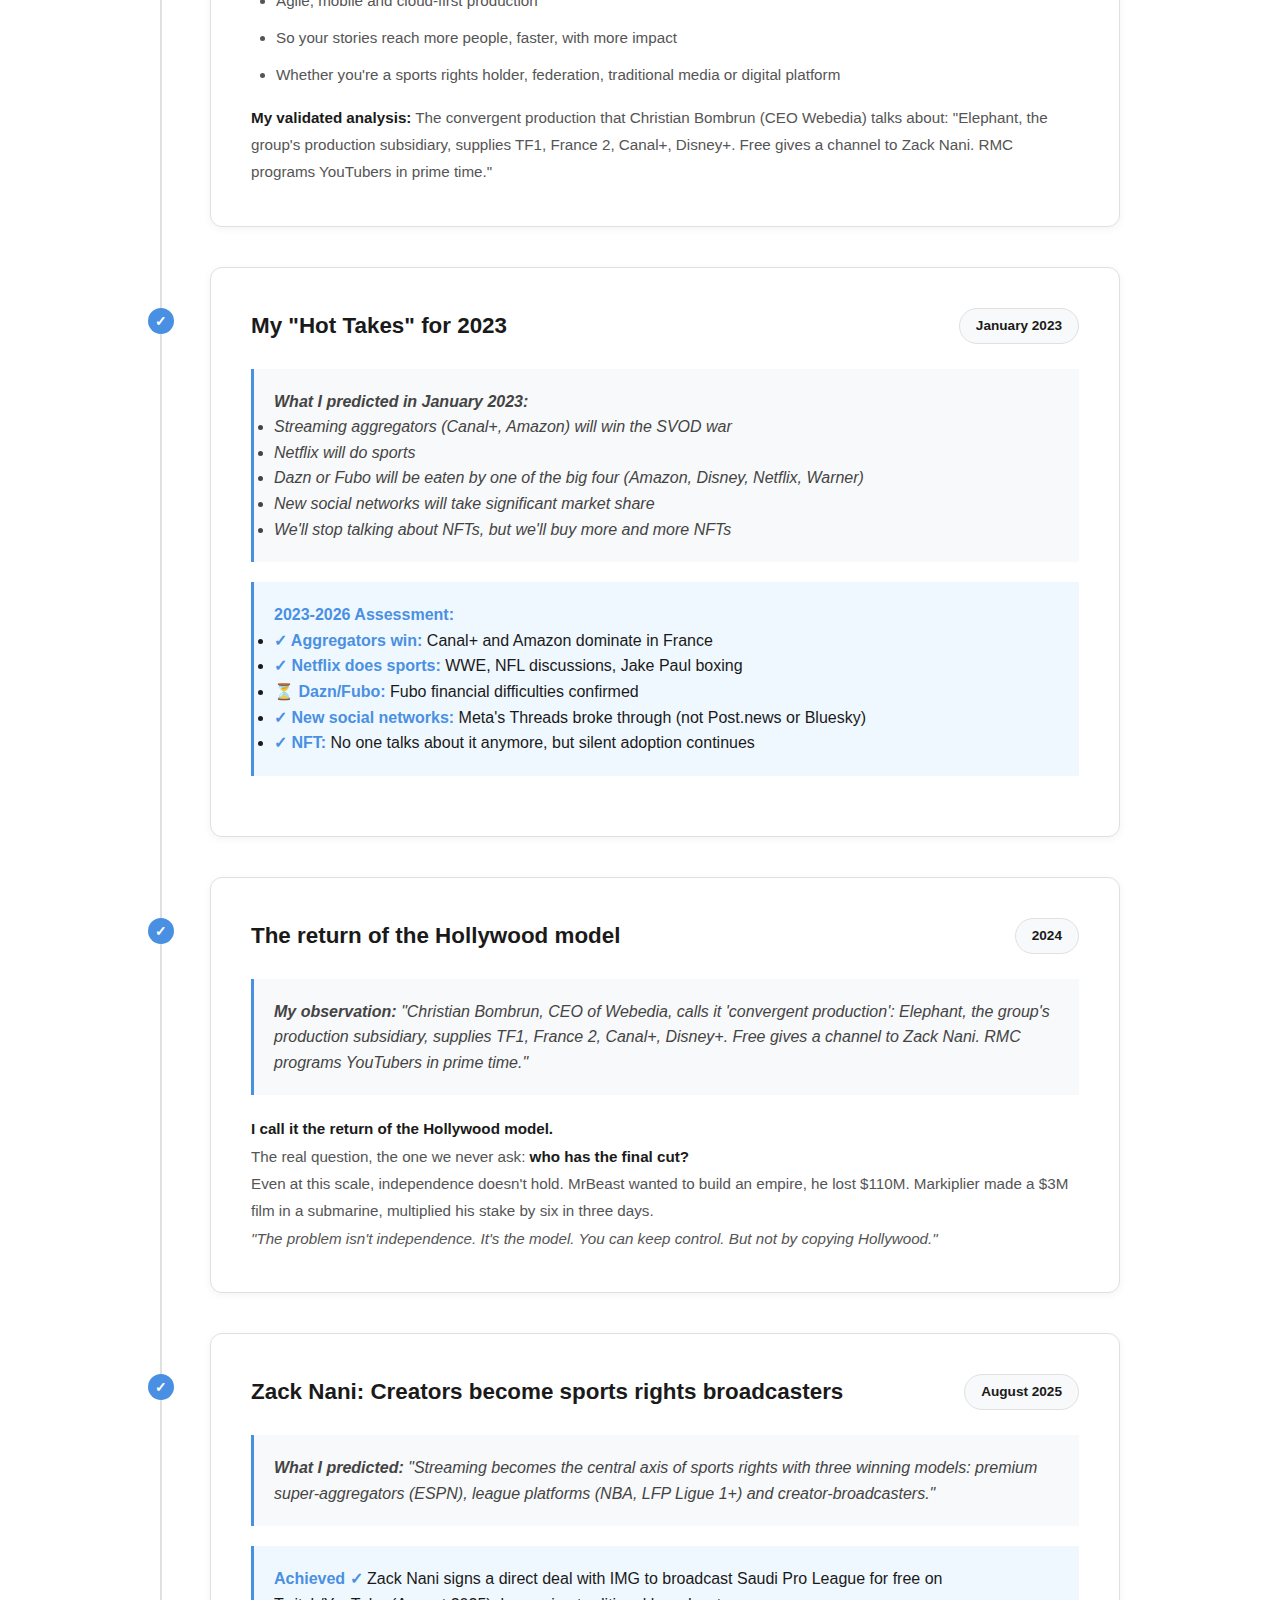
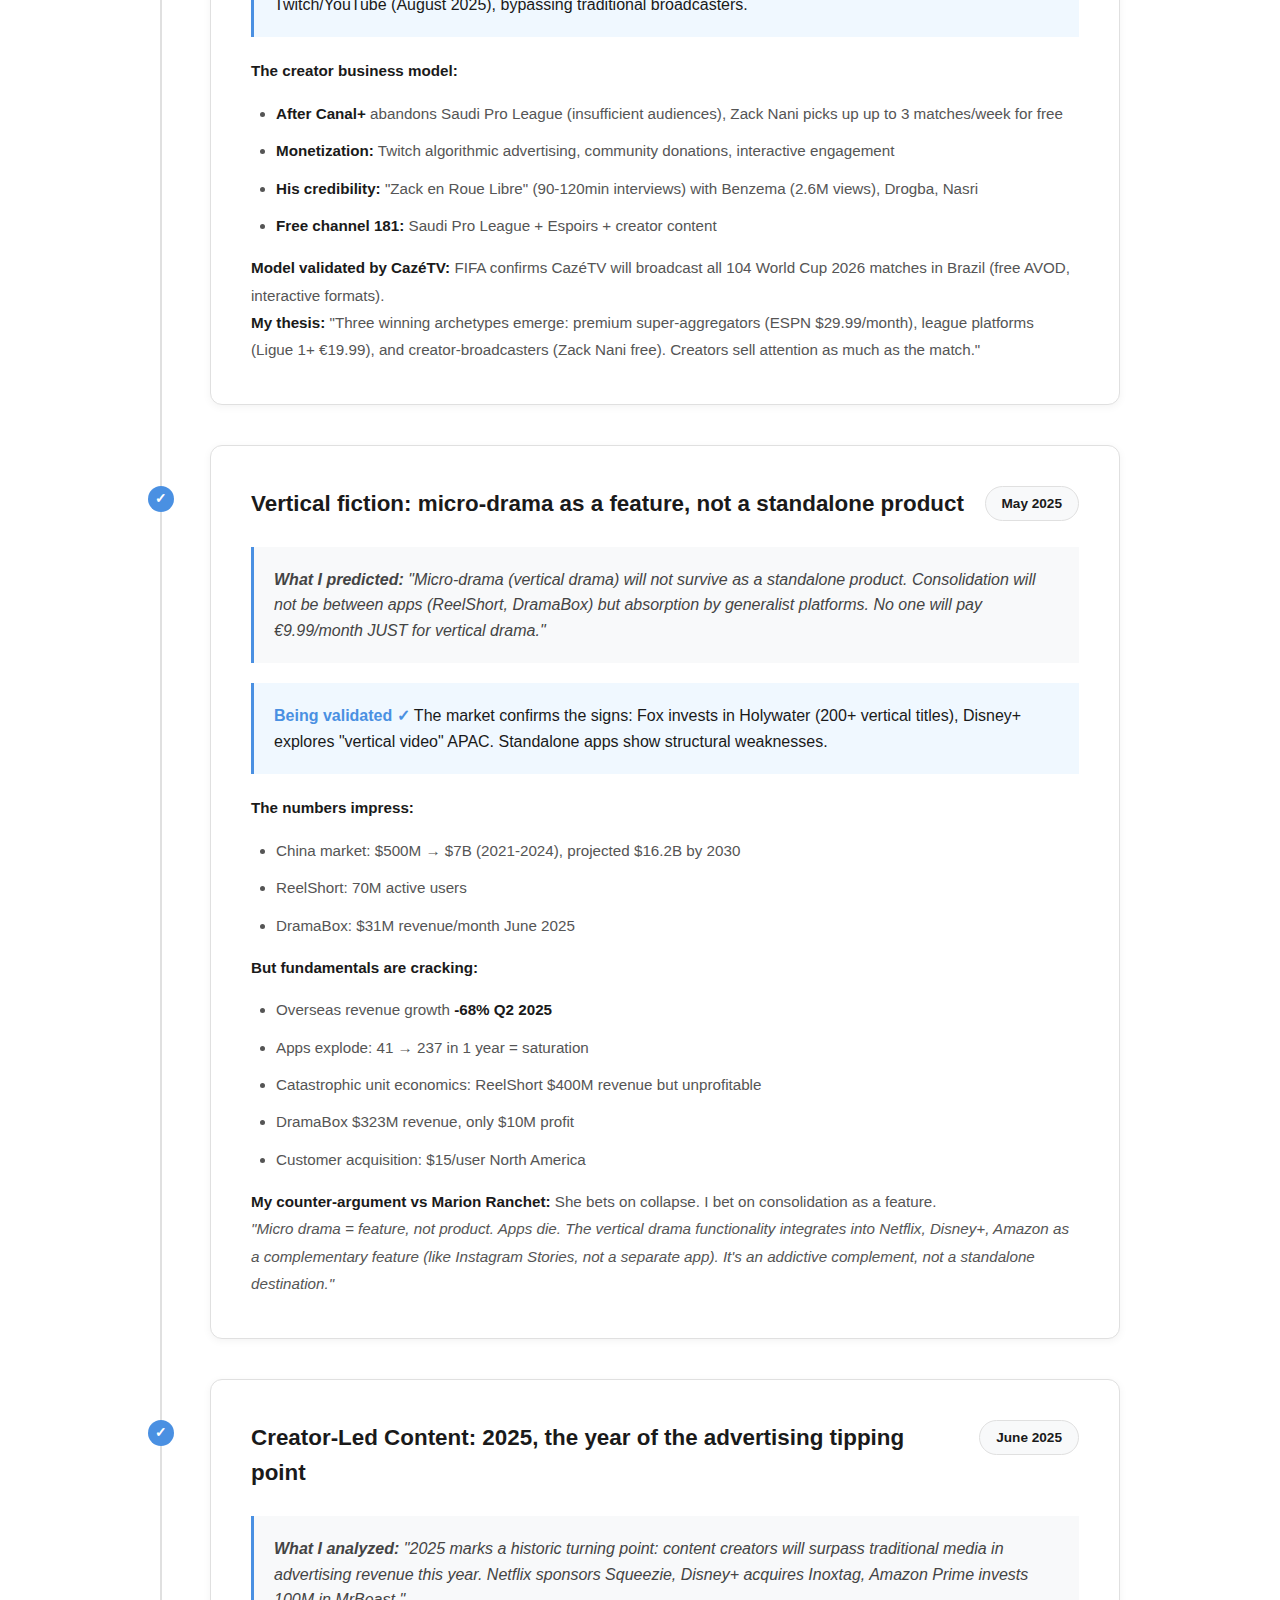
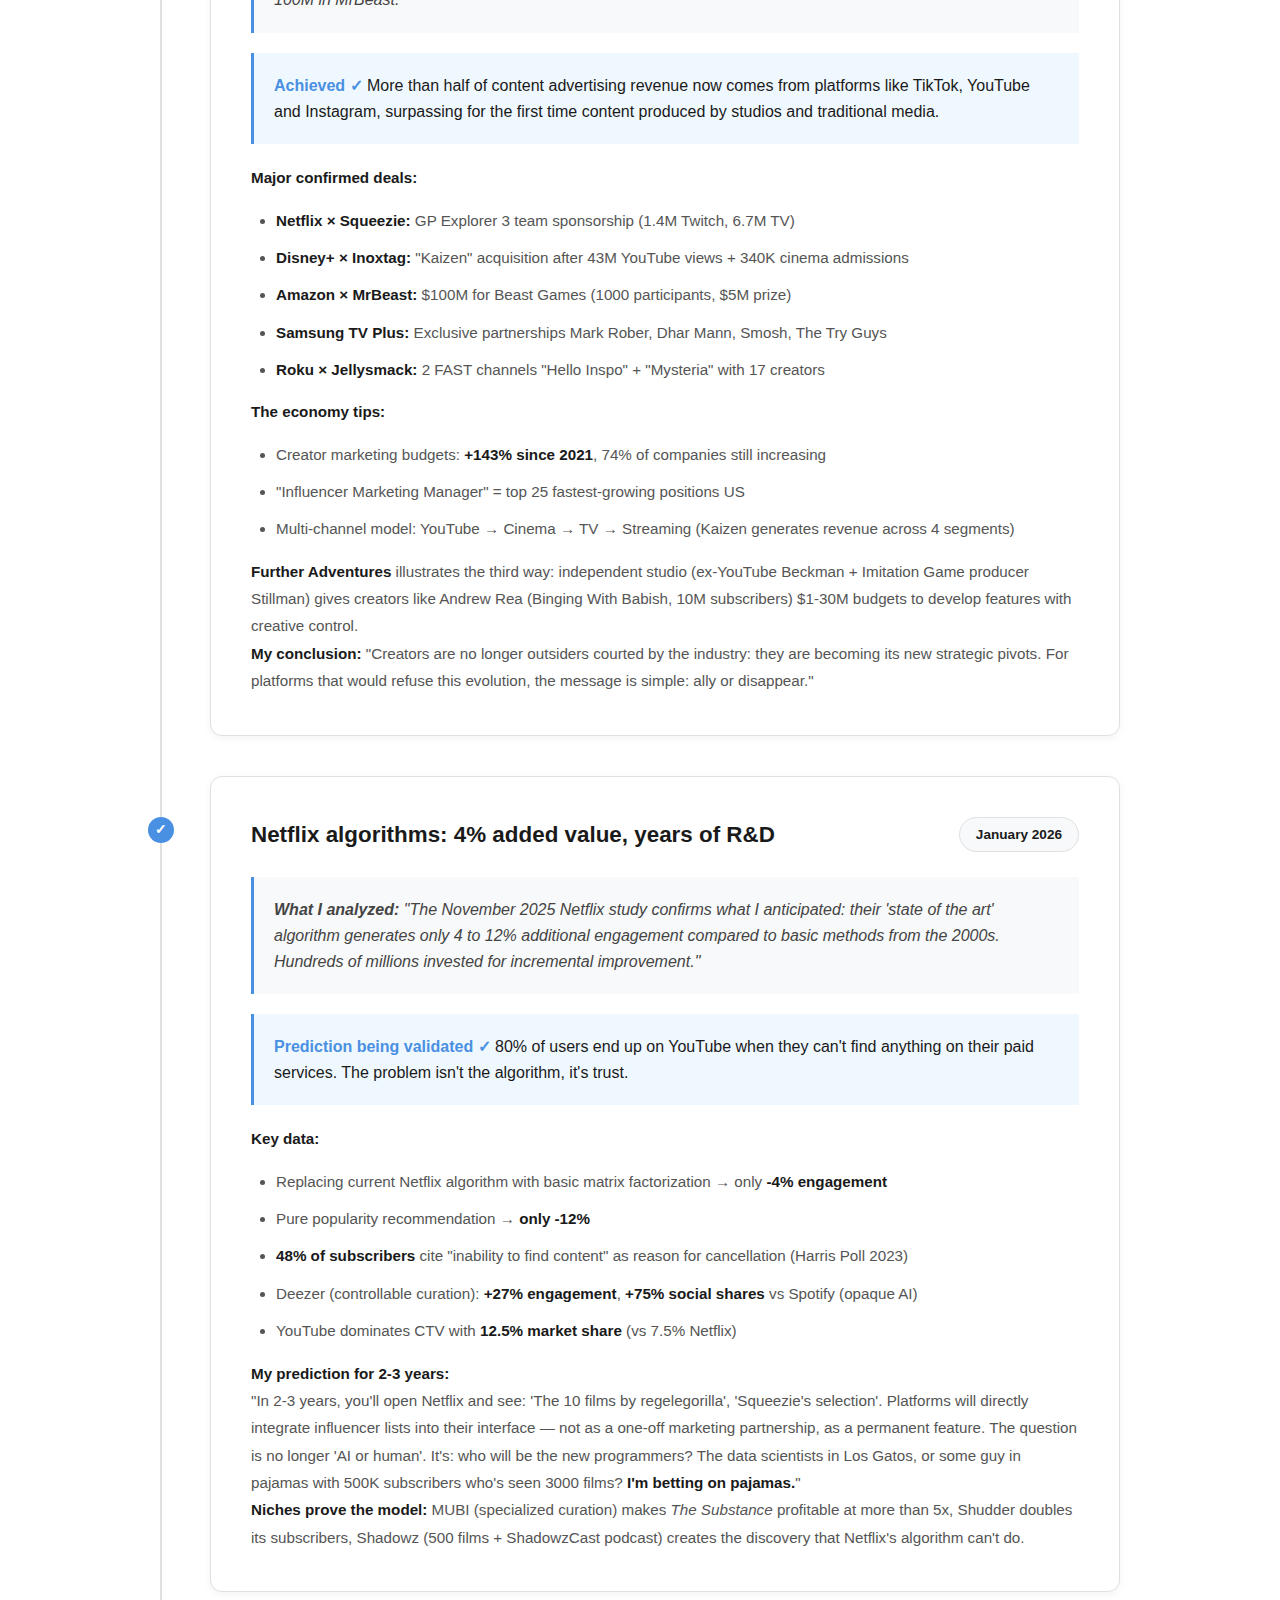
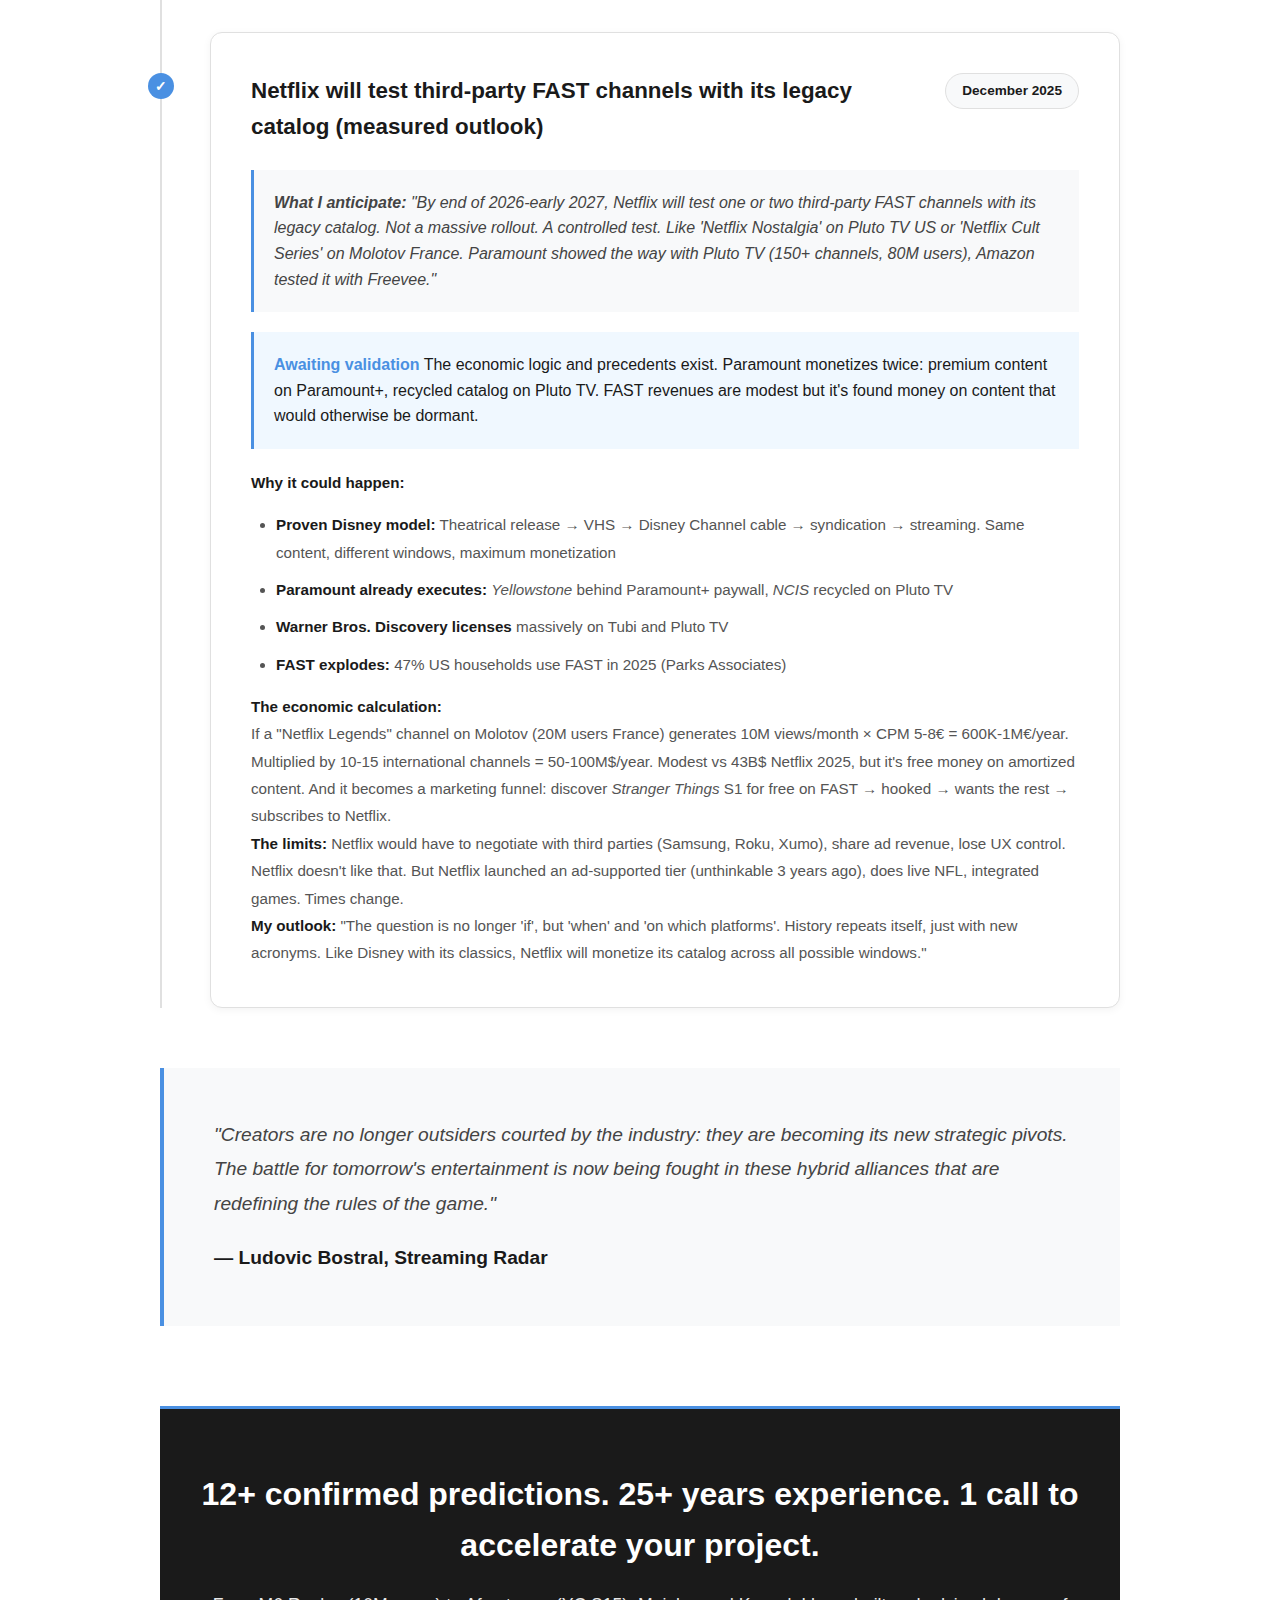
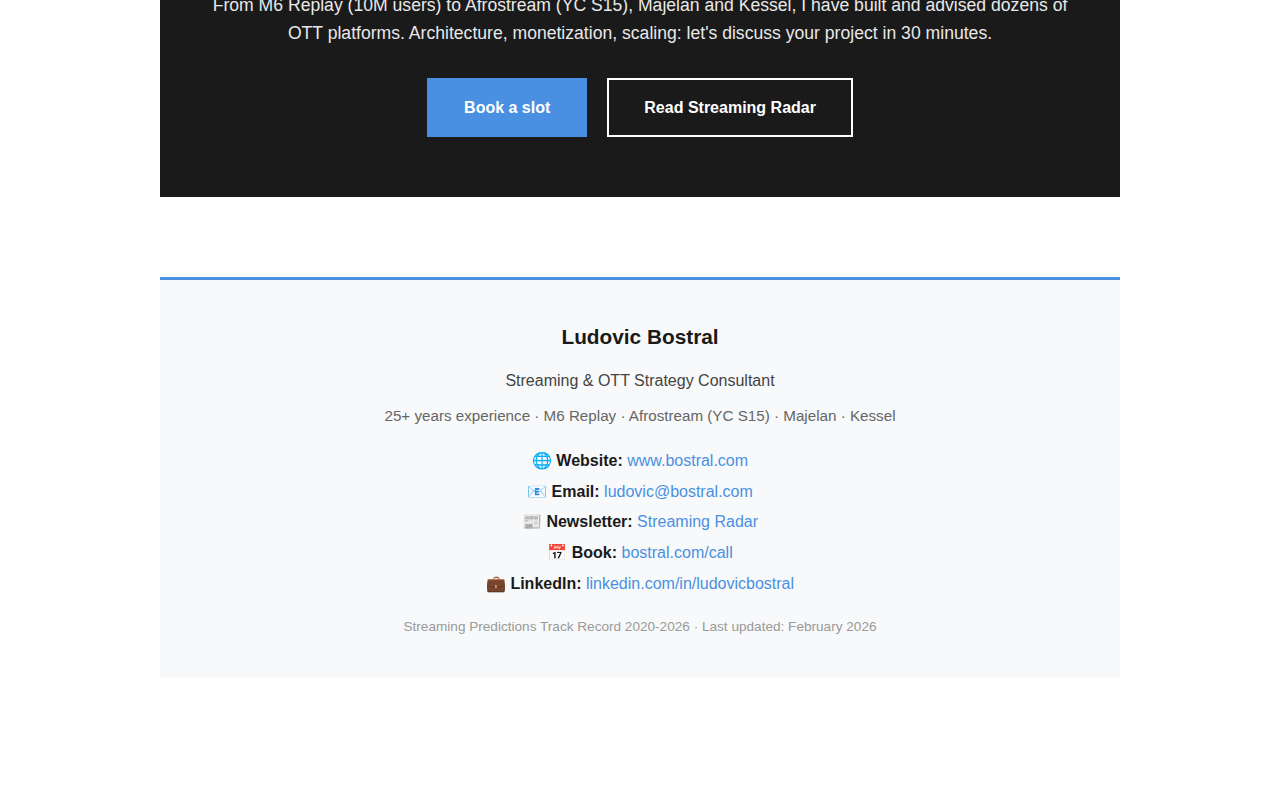
<file: streaming-predictions-en.html>
<!DOCTYPE html>
<html lang="en">
<head>
    <meta charset="UTF-8">
    <meta name="viewport" content="width=device-width, initial-scale=1.0">
    <title>Streaming Predictions Track Record | Ludovic Bostral</title>
    <style>
        * {
            margin: 0;
            padding: 0;
            box-sizing: border-box;
        }

        body {
            font-family: -apple-system, BlinkMacSystemFont, 'Segoe UI', Roboto, 'Inter', sans-serif;
            line-height: 1.6;
            color: #1a1a1a;
            background: #ffffff;
        }

        .container {
            max-width: 1000px;
            margin: 0 auto;
            padding: 40px 20px;
        }

        /* Hero Section */
        .hero {
            background: #f8f9fa;
            color: #1a1a1a;
            padding: 50px 40px;
            text-align: left;
            margin-bottom: 60px;
            border-left: 4px solid #4A90E2;
        }

        .hero h1 {
            font-size: 2.2em;
            margin-bottom: 20px;
            font-weight: 600;
            letter-spacing: -0.5px;
            line-height: 1.3;
        }

        .hero p {
            font-size: 1.05em;
            opacity: 0.8;
            max-width: 800px;
            font-weight: 400;
            line-height: 1.7;
            color: #444;
        }

        .hero .date {
            margin-top: 20px;
            font-size: 0.85em;
            opacity: 0.6;
            text-transform: uppercase;
            letter-spacing: 1px;
        }

        /* Intro Section */
        .intro {
            background: #f8f9fa;
            padding: 50px;
            margin-bottom: 60px;
            border-left: 4px solid #4A90E2;
        }

        .intro h2 {
            color: #1a1a1a;
            margin-bottom: 25px;
            font-size: 1.6em;
            font-weight: 600;
        }

        .intro p {
            font-size: 1.05em;
            color: #444;
            margin-bottom: 15px;
            line-height: 1.8;
        }

        .intro a {
            color: #4A90E2;
            text-decoration: none;
            font-weight: 600;
            border-bottom: 1px solid transparent;
            transition: border-bottom 0.2s;
        }

        .intro a:hover {
            border-bottom: 1px solid #4A90E2;
        }

        /* Timeline */
        .timeline {
            position: relative;
            padding-left: 40px;
        }

        .timeline::before {
            content: '';
            position: absolute;
            left: 0;
            top: 0;
            bottom: 0;
            width: 3px;
            background: linear-gradient(180deg, #667eea 0%, #764ba2 100%);
        }

        .prediction {
            background: white;
            padding: 30px;
            margin-bottom: 30px;
            border-radius: 12px;
            position: relative;
            box-shadow: 0 2px 8px rgba(0,0,0,0.05);
            transition: transform 0.2s, box-shadow 0.2s;
        }

        .prediction:hover {
            transform: translateY(-2px);
            box-shadow: 0 4px 16px rgba(102, 126, 234, 0.2);
        }

        .prediction::before {
            content: '✓';
            position: absolute;
            left: -52px;
            top: 30px;
            width: 24px;
            height: 24px;
            background: #10b981;
            color: white;
            border-radius: 50%;
            display: flex;
            align-items: center;
            justify-content: center;
            font-weight: bold;
            font-size: 14px;
        }

        .prediction-header {
            display: flex;
            justify-content: space-between;
            align-items: flex-start;
            margin-bottom: 15px;
        }

        .prediction h3 {
            color: #1a1a1a;
            font-size: 1.4em;
            margin-bottom: 5px;
        }

        .prediction-date {
            background: #667eea;
            color: white;
            padding: 4px 12px;
            border-radius: 20px;
            font-size: 0.85em;
            white-space: nowrap;
            font-weight: 600;
        }

        .prediction-what {
            background: #f3f4f6;
            padding: 15px;
            border-left: 3px solid #667eea;
            margin: 15px 0;
            font-style: italic;
            color: #4b5563;
        }

        .prediction-result {
            background: #ecfdf5;
            padding: 15px;
            border-left: 3px solid #10b981;
            margin: 15px 0;
        }

        .prediction-result strong {
            color: #059669;
        }

        .prediction-details {
            color: #666;
            line-height: 1.8;
        }

        .prediction-details ul {
            margin: 10px 0;
            padding-left: 25px;
        }

        .prediction-details li {
            margin: 8px 0;
        }

        /* Stats Section */
        .stats {
            display: grid;
            grid-template-columns: repeat(auto-fit, minmax(200px, 1fr));
            gap: 30px;
            margin: 60px 0;
        }

        .stat-card {
            background: white;
            padding: 40px 30px;
            text-align: center;
            border: 1px solid #e0e0e0;
            transition: border-color 0.2s;
        }

        .stat-card:hover {
            border-color: #4A90E2;
        }

        .stat-number {
            font-size: 3em;
            font-weight: 700;
            color: #1a1a1a;
            line-height: 1;
        }

        .stat-label {
            color: #666;
            margin-top: 15px;
            font-size: 0.9em;
            line-height: 1.4;
        }

        /* Future Predictions Box */
        .future-predictions {
            background: #1a1a1a;
            color: white;
            padding: 50px;
            margin: 60px 0;
            border-left: 4px solid #4A90E2;
        }

        .future-predictions h2 {
            color: white;
            font-size: 1.8em;
            margin-bottom: 20px;
            font-weight: 600;
        }

        .future-predictions p {
            color: rgba(255,255,255,0.9);
            margin-bottom: 15px;
            line-height: 1.8;
        }

        .predictions-grid {
            display: grid;
            grid-template-columns: 1fr;
            gap: 30px;
            margin-top: 40px;
        }

        .prediction-card {
            background: rgba(255,255,255,0.05);
            padding: 30px;
            border: 1px solid rgba(255,255,255,0.1);
            transition: border-color 0.2s;
        }

        .prediction-card:hover {
            border-color: rgba(74, 144, 226, 0.5);
        }

        .prediction-card h3 {
            color: #4A90E2;
            font-size: 1.2em;
            margin-bottom: 15px;
            font-weight: 600;
        }

        .prediction-card p {
            font-size: 0.95em;
            line-height: 1.7;
        }

        /* Timeline */
        .timeline {
            position: relative;
            padding-left: 50px;
            margin-top: 60px;
        }

        .timeline::before {
            content: '';
            position: absolute;
            left: 0;
            top: 0;
            bottom: 0;
            width: 2px;
            background: #e0e0e0;
        }

        .prediction {
            background: white;
            padding: 40px;
            margin-bottom: 40px;
            position: relative;
            border: 1px solid #e0e0e0;
            transition: border-color 0.2s;
        }

        .prediction:hover {
            border-color: #4A90E2;
        }

        .prediction::before {
            content: '✓';
            position: absolute;
            left: -63px;
            top: 40px;
            width: 26px;
            height: 26px;
            background: #4A90E2;
            color: white;
            border-radius: 50%;
            display: flex;
            align-items: center;
            justify-content: center;
            font-weight: bold;
            font-size: 14px;
        }

        .prediction-header {
            display: flex;
            justify-content: space-between;
            align-items: flex-start;
            margin-bottom: 20px;
            gap: 20px;
        }

        .prediction h3 {
            color: #1a1a1a;
            font-size: 1.4em;
            margin-bottom: 5px;
            font-weight: 600;
        }

        .prediction-date {
            background: #f8f9fa;
            color: #1a1a1a;
            padding: 6px 16px;
            font-size: 0.85em;
            white-space: nowrap;
            font-weight: 600;
            border: 1px solid #e0e0e0;
        }

        .prediction-what {
            background: #f8f9fa;
            padding: 20px;
            border-left: 3px solid #4A90E2;
            margin: 20px 0;
            font-style: italic;
            color: #444;
        }

        .prediction-result {
            background: #f0f8ff;
            padding: 20px;
            border-left: 3px solid #4A90E2;
            margin: 20px 0;
        }

        .prediction-result strong {
            color: #4A90E2;
        }

        .prediction-details {
            color: #555;
            line-height: 1.8;
            font-size: 0.95em;
        }

        .prediction-details ul {
            margin: 15px 0;
            padding-left: 25px;
        }

        .prediction-details li {
            margin: 10px 0;
        }

        .prediction-details strong {
            color: #1a1a1a;
        }

        /* CTA Section */
        .cta {
            background: #1a1a1a;
            color: white;
            padding: 60px 40px;
            text-align: center;
            margin-top: 80px;
            border-top: 3px solid #4A90E2;
        }

        .cta h2 {
            font-size: 2em;
            margin-bottom: 20px;
            font-weight: 600;
        }

        .cta p {
            font-size: 1.1em;
            margin-bottom: 30px;
            opacity: 0.9;
        }

        .cta-buttons {
            display: flex;
            gap: 20px;
            justify-content: center;
            flex-wrap: wrap;
        }

        .btn {
            padding: 15px 35px;
            text-decoration: none;
            font-weight: 600;
            transition: all 0.2s;
            display: inline-block;
            border: 2px solid;
        }

        .btn-primary {
            background: #4A90E2;
            color: white;
            border-color: #4A90E2;
        }

        .btn-primary:hover {
            background: #357ABD;
            border-color: #357ABD;
        }

        .btn-secondary {
            background: transparent;
            color: white;
            border-color: white;
        }

        .btn-secondary:hover {
            background: white;
            color: #1a1a1a;
        }

        /* Quote */
        .quote {
            background: #f8f9fa;
            padding: 50px;
            margin: 60px 0;
            border-left: 4px solid #4A90E2;
            font-size: 1.2em;
            font-style: italic;
            color: #444;
            line-height: 1.8;
        }

        .quote-author {
            margin-top: 20px;
            font-style: normal;
            font-weight: 600;
            color: #1a1a1a;
        }

        /* Responsive */
        @media (max-width: 768px) {
            .hero {
                padding: 40px 25px;
            }

            .hero h1 {
                font-size: 1.8em;
            }

            .timeline {
                padding-left: 35px;
            }

            .prediction::before {
                left: -48px;
            }

            .prediction-header {
                flex-direction: column;
            }

            .prediction-date {
                align-self: flex-start;
            }

            .predictions-grid {
                grid-template-columns: 1fr;
            }

            .intro, .future-predictions, .quote {
                padding: 30px;
            }

            .prediction {
                padding: 30px;
            }
        }
        /* Pas de padding bottom pour le body */
        body {
            padding-bottom: 0;
        }

        /* Optimisations pour PDF/Print */
        @media print {
            body {
                font-size: 11pt;
            }

            a {
                color: #4A90E2 !important;
                text-decoration: underline !important;
            }

            /* Afficher les URLs après les liens */
            a[href^="http"]:after {
                content: " (" attr(href) ")";
                font-size: 0.8em;
                color: #666;
            }

            /* Éviter les sauts de page au milieu des sections */
            .prediction, .stat-card, .prediction-card {
                page-break-inside: avoid;
            }

            /* Assurer que les titres restent avec leur contenu */
            h2, h3 {
                page-break-after: avoid;
            }
        }

    </style>
    <link rel="stylesheet" href="predictions.css?v=20260205">
    <script async src="https://www.googletagmanager.com/gtag/js?id=G-VXBFRGGZV3"></script>
</head>
<body>
    <!-- Header -->
    <header class="page-header">
        <div class="header-inner">
            <a href="index.html" class="back-link">← Back to bostral.com</a>
            <span class="header-title">LUDOVIC BOSTRAL</span>
        </div>
    </header>

    <!-- Sticky Download Button -->
    <div class="sticky-download">
        <span>📄 Download as PDF</span>
        <button id="stickyDownloadBtn" onclick="openDownloadModal()">Download</button>
    </div>

    <div class="container">
        <!-- Hero Section -->
        <div class="hero">
            <h1>Track Record: Streaming Predictions 2020-2026</h1>
            <p>A decade of confirmed anticipations on the evolution of the streaming industry: creators on traditional TV, new business models, and battles for content control.</p>
            <div class="date">Last updated: February 2026</div>
        </div>

        <!-- Intro -->
        <div class="intro">
            <h2>Why this track record?</h2>
            <p>With 25+ years in the streaming industry (M6 Web, Afrostream, TRACE+), I have developed the ability to identify trends before they become obvious.</p>
            <p>This page documents my predictions that have come true since 2020, and my three bold bets for 2026: <strong>Creators × French Operators</strong>, <strong>AI Agents 30% Ad Buying</strong>, and <strong>Big 5 acquires micro-drama app</strong>.</p>
            <p>Sources: my LinkedIn posts and my newsletter <a href="https://streamingradar.substack.com" target="_blank">Streaming Radar</a>.</p>
        </div>

        <!-- Stats -->
        <div class="stats">
            <div class="stat-card">
                <div class="stat-number">2020</div>
                <div class="stat-label">Year of my first documented prediction</div>
            </div>
            <div class="stat-card">
                <div class="stat-number">12+</div>
                <div class="stat-label">Major predictions confirmed</div>
            </div>
            <div class="stat-card">
                <div class="stat-number">25+</div>
                <div class="stat-label">Years of streaming experience</div>
            </div>
            <div class="stat-card">
                <div class="stat-number">3</div>
                <div class="stat-label">Bold bets for 2026</div>
            </div>
        </div>

        <!-- Future Predictions Section -->
        <div class="future-predictions">
            <h2>🎯 My 2026 Predictions</h2>
            <p>Beyond the consensus (streaming >50%, industrial AI, M&A $80B+), here are my contrarian bets for 2026.</p>

            <div class="predictions-grid">
                <div class="prediction-card">
                    <h3>BET #1: Creators × French Operators</h3>
                    <p>
                        By end of 2026, <strong>3+ French creators will sign with Free/Bouygues/SFR</strong> for dedicated channels.
                        Le National (Ligue 3) has been looking for a broadcaster since DAZN 2024, rights are nearly free.
                        Operators have every incentive: low-cost exclusive content, market differentiation, younger audiences.
                        <strong>Zack Nani proved the model</strong> with his Free channel 181 for Saudi Pro League + Espoirs.
                    </p>
                </div>
                <div class="prediction-card">
                    <h3>BET #2: AI Agents Buy 30% CTV Ads</h3>
                    <p>
                        PubMatic already completed a CTV purchase <strong>100% automated with 192% ROI</strong>.
                        By end of 2026, <strong>30% of CTV ad purchases = AI agents</strong>.
                        Traditional media agencies are losing their added value (expertise, relationships) against AI that optimizes better, faster, cheaper.
                        <strong>Employment impact:</strong> ~15K US media buyer jobs eliminated in 18 months.
                    </p>
                </div>
                <div class="prediction-card">
                    <h3>BET #3: A Big 5 Acquires a Micro-Drama App</h3>
                    <p>
                        <strong>Before end of 2026, Netflix, Disney, Amazon, Apple or Warner</strong> will have acquired a micro-drama app (ReelShort, DramaBox) or launched a dedicated vertical hub.
                        The global market reaches $11B in 2025 (projected $26B by 2030).
                        TikTok launched PineDrama (January 2026), Disney+ integrates vertical video (CES 2026), Aronofsky produces with Google DeepMind.
                        <strong>Consolidation is inevitable.</strong> ReelShort (70M users, $400M revenue) is an obvious acquisition target for Netflix at ~$2B.
                    </p>
                </div>
            </div>
        </div>

        <!-- Timeline of Predictions -->
        <div class="timeline">
            <!-- Prediction 1: GP Explorer -->
            <div class="prediction">
                <div class="prediction-header">
                    <div>
                        <h3>GP Explorer: Streaming surpasses TV</h3>
                    </div>
                    <div class="prediction-date">June 2025</div>
                </div>

                <div class="prediction-what">
                    <strong>What I predicted:</strong> "GP Explorer 3 is much more than a community event. It's an economic laboratory for the future of live."
                </div>

                <div class="prediction-result">
                    <strong>Achieved ✓</strong> GP Explorer 3 broadcast on France TV (France 2 & France 4). Hybrid model: ticketing (sold out in 2h, 80K spectators/day), merchandising, sponsoring, Twitch drops, + newly negotiated TV rights.
                </div>

                <div class="prediction-details">
                    <strong>Key points:</strong>
                    <ul>
                        <li>Controlled co-streaming with Ibai, Pokimane, HasanAbi → internationalization without costs</li>
                        <li>2 days NOT broadcast on Twitch = new exploitable rights (concerts, qualifications, sprint)</li>
                        <li>Each spectator becomes a multiple revenue lever</li>
                    </ul>
                    <p><strong>My analysis:</strong> "Television and sports leagues would do well to learn from this agile, modular, ultra-engaging model."</p>
                </div>
            </div>

            <!-- Prediction 2: Creators invade TV -->
            <div class="prediction">
                <div class="prediction-header">
                    <div>
                        <h3>Creators invade television</h3>
                    </div>
                    <div class="prediction-date">2023-2024</div>
                </div>

                <div class="prediction-what">
                    <strong>What I predicted:</strong> "French creators are invading TV. By being absorbed."
                </div>

                <div class="prediction-result">
                    <strong>Achieved ✓</strong> Massive wave of creators recruited by traditional French media.
                </div>

                <div class="prediction-details">
                    <strong>Confirmed examples:</strong>
                    <ul>
                        <li><strong>Kameto</strong> signs with Webedia</li>
                        <li><strong>Joyca</strong> goes prime time on RMC Découverte (1.8M viewers)</li>
                        <li><strong>GP Explorer 6</strong> reaches 6.7 million French viewers</li>
                        <li><strong>France TV</strong> recruits Rivenzi and Poneeey Club for Winter Olympics 2026</li>
                        <li><strong>Logan Paul</strong> joins WWE</li>
                        <li><strong>MrBeast</strong> signs $100M with Amazon (50M viewers, 2 seasons)</li>
                    </ul>
                    <p><strong>My analysis:</strong> "Creators are no longer outsiders courted by the industry: they are becoming its new strategic pivots. For platforms that would refuse this evolution, the message is simple: ally or disappear."</p>
                </div>
            </div>

            <!-- Prediction 3: Final Cut Control -->
            <div class="prediction">
                <div class="prediction-header">
                    <div>
                        <h3>The "Final Cut" trap: MrBeast vs Markiplier</h3>
                    </div>
                    <div class="prediction-date">2024</div>
                </div>

                <div class="prediction-what">
                    <strong>What I analyzed:</strong> "The real question, the one we never ask: who has the final cut? Creators built themselves a superpower. Do what they want, make money, without asking anyone's permission. What do they get in exchange for that freedom?"
                </div>

                <div class="prediction-result">
                    <strong>Validated by facts ✓</strong> Two opposite cases perfectly illustrate my analysis.
                </div>

                <div class="prediction-details">
                    <strong>MrBeast:</strong>
                    <ul>
                        <li>The biggest creator in the world (460M subscribers)</li>
                        <li>Before Amazon: 100% independent</li>
                        <li>Result: Beast Industries lost $110M in 2024 (Bloomberg)</li>
                        <li>Three consecutive years of losses</li>
                        <li>WSJ: "negative money", borrows from his mother for his wedding</li>
                        <li>After Amazon: less risk, more formatting, price of the deal</li>
                    </ul>

                    <strong>Markiplier (counter-example):</strong>
                    <ul>
                        <li>Budget: less than $3M, self-financed, self-distributed</li>
                        <li>No studio, no deal, no permission</li>
                        <li>Marketing: one Instagram post, one trailer</li>
                        <li>Result: $18M US opening, $22M+ global, 3000 theaters</li>
                        <li>Keeps 60% of worldwide box office</li>
                    </ul>

                    <p><strong>My conclusion:</strong> "The problem isn't independence. It's the model. You can keep control. But not by copying Hollywood. By staying what you are: a creator. Who has the final cut? <strong>The one who never needed to ask for it.</strong>"</p>
                </div>
            </div>

            <!-- Prediction 4: BeNarative / Remote Commentary -->
            <div class="prediction">
                <div class="prediction-header">
                    <div>
                        <h3>BeNarative: The future of production no longer looks like the 1989 TV control room</h3>
                    </div>
                    <div class="prediction-date">2024</div>
                </div>

                <div class="prediction-what">
                    <strong>What I predicted:</strong> "Remote commentary, co-streaming with talents (even 8000 km from the set), secure access and exploitation of goal/try/summary highlights. The future of production fits in a pocket, goes through the cloud, and speaks directly to fans where they are."
                </div>

                <div class="prediction-result">
                    <strong>Being realized ✓</strong> Jean-Marc Denoual (Founder BeNarative) picks up exactly this vision in his post that mentions my analysis.
                </div>

                <div class="prediction-details">
                    <p><strong>What BeNarative offers:</strong></p>
                    <ul>
                        <li>Agile, mobile and cloud-first production</li>
                        <li>So your stories reach more people, faster, with more impact</li>
                        <li>Whether you're a sports rights holder, federation, traditional media or digital platform</li>
                    </ul>
                    <p><strong>My validated analysis:</strong> The convergent production that Christian Bombrun (CEO Webedia) talks about: "Elephant, the group's production subsidiary, supplies TF1, France 2, Canal+, Disney+. Free gives a channel to Zack Nani. RMC programs YouTubers in prime time."</p>
                </div>
            </div>

            <!-- Prediction 5: 2023 Hot Takes -->
            <div class="prediction">
                <div class="prediction-header">
                    <div>
                        <h3>My "Hot Takes" for 2023</h3>
                    </div>
                    <div class="prediction-date">January 2023</div>
                </div>

                <div class="prediction-what">
                    <strong>What I predicted in January 2023:</strong>
                    <ul>
                        <li>Streaming aggregators (Canal+, Amazon) will win the SVOD war</li>
                        <li>Netflix will do sports</li>
                        <li>Dazn or Fubo will be eaten by one of the big four (Amazon, Disney, Netflix, Warner)</li>
                        <li>New social networks will take significant market share</li>
                        <li>We'll stop talking about NFTs, but we'll buy more and more NFTs</li>
                    </ul>
                </div>

                <div class="prediction-result">
                    <strong>2023-2026 Assessment:</strong>
                    <ul>
                        <li><strong>✓ Aggregators win:</strong> Canal+ and Amazon dominate in France</li>
                        <li><strong>✓ Netflix does sports:</strong> WWE, NFL discussions, Jake Paul boxing</li>
                        <li><strong>⏳ Dazn/Fubo:</strong> Fubo financial difficulties confirmed</li>
                        <li><strong>✓ New social networks:</strong> Meta's Threads broke through (not Post.news or Bluesky)</li>
                        <li><strong>✓ NFT:</strong> No one talks about it anymore, but silent adoption continues</li>
                    </ul>
                </div>
            </div>

            <!-- Prediction 6: Production Convergente -->
            <div class="prediction">
                <div class="prediction-header">
                    <div>
                        <h3>The return of the Hollywood model</h3>
                    </div>
                    <div class="prediction-date">2024</div>
                </div>

                <div class="prediction-what">
                    <strong>My observation:</strong> "Christian Bombrun, CEO of Webedia, calls it 'convergent production': Elephant, the group's production subsidiary, supplies TF1, France 2, Canal+, Disney+. Free gives a channel to Zack Nani. RMC programs YouTubers in prime time."
                </div>

                <div class="prediction-details">
                    <p><strong>I call it the return of the Hollywood model.</strong></p>
                    <p>The real question, the one we never ask: <strong>who has the final cut?</strong></p>
                    <p>Even at this scale, independence doesn't hold. MrBeast wanted to build an empire, he lost $110M. Markiplier made a $3M film in a submarine, multiplied his stake by six in three days.</p>
                    <p><em>"The problem isn't independence. It's the model. You can keep control. But not by copying Hollywood."</em></p>
                </div>
            </div>

            <!-- Prediction 7: Zack Nani Sports Rights -->
            <div class="prediction">
                <div class="prediction-header">
                    <div>
                        <h3>Zack Nani: Creators become sports rights broadcasters</h3>
                    </div>
                    <div class="prediction-date">August 2025</div>
                </div>

                <div class="prediction-what">
                    <strong>What I predicted:</strong> "Streaming becomes the central axis of sports rights with three winning models: premium super-aggregators (ESPN), league platforms (NBA, LFP Ligue 1+) and creator-broadcasters."
                </div>

                <div class="prediction-result">
                    <strong>Achieved ✓</strong> Zack Nani signs a direct deal with IMG to broadcast Saudi Pro League for free on Twitch/YouTube (August 2025), bypassing traditional broadcasters.
                </div>

                <div class="prediction-details">
                    <strong>The creator business model:</strong>
                    <ul>
                        <li><strong>After Canal+</strong> abandons Saudi Pro League (insufficient audiences), Zack Nani picks up up to 3 matches/week for free</li>
                        <li><strong>Monetization:</strong> Twitch algorithmic advertising, community donations, interactive engagement</li>
                        <li><strong>His credibility:</strong> "Zack en Roue Libre" (90-120min interviews) with Benzema (2.6M views), Drogba, Nasri</li>
                        <li><strong>Free channel 181:</strong> Saudi Pro League + Espoirs + creator content</li>
                    </ul>
                    <p><strong>Model validated by CazéTV:</strong> FIFA confirms CazéTV will broadcast all 104 World Cup 2026 matches in Brazil (free AVOD, interactive formats).</p>
                    <p><strong>My thesis:</strong> "Three winning archetypes emerge: premium super-aggregators (ESPN $29.99/month), league platforms (Ligue 1+ €19.99), and creator-broadcasters (Zack Nani free). Creators sell attention as much as the match."</p>
                </div>
            </div>

            <!-- Prediction 8: Vertical Drama -->
            <div class="prediction">
                <div class="prediction-header">
                    <div>
                        <h3>Vertical fiction: micro-drama as a feature, not a standalone product</h3>
                    </div>
                    <div class="prediction-date">May 2025</div>
                </div>

                <div class="prediction-what">
                    <strong>What I predicted:</strong> "Micro-drama (vertical drama) will not survive as a standalone product. Consolidation will not be between apps (ReelShort, DramaBox) but absorption by generalist platforms. No one will pay €9.99/month JUST for vertical drama."
                </div>

                <div class="prediction-result">
                    <strong>Being validated ✓</strong> The market confirms the signs: Fox invests in Holywater (200+ vertical titles), Disney+ explores "vertical video" APAC. Standalone apps show structural weaknesses.
                </div>

                <div class="prediction-details">
                    <strong>The numbers impress:</strong>
                    <ul>
                        <li>China market: $500M → $7B (2021-2024), projected $16.2B by 2030</li>
                        <li>ReelShort: 70M active users</li>
                        <li>DramaBox: $31M revenue/month June 2025</li>
                    </ul>

                    <strong>But fundamentals are cracking:</strong>
                    <ul>
                        <li>Overseas revenue growth <strong>-68% Q2 2025</strong></li>
                        <li>Apps explode: 41 → 237 in 1 year = saturation</li>
                        <li>Catastrophic unit economics: ReelShort $400M revenue but unprofitable</li>
                        <li>DramaBox $323M revenue, only $10M profit</li>
                        <li>Customer acquisition: $15/user North America</li>
                    </ul>

                    <p><strong>My counter-argument vs Marion Ranchet:</strong> She bets on collapse. I bet on consolidation as a feature.</p>
                    <p><em>"Micro drama = feature, not product. Apps die. The vertical drama functionality integrates into Netflix, Disney+, Amazon as a complementary feature (like Instagram Stories, not a separate app). It's an addictive complement, not a standalone destination."</em></p>
                </div>
            </div>

            <!-- Prediction 9: Creator-Led Content Takeover -->
            <div class="prediction">
                <div class="prediction-header">
                    <div>
                        <h3>Creator-Led Content: 2025, the year of the advertising tipping point</h3>
                    </div>
                    <div class="prediction-date">June 2025</div>
                </div>

                <div class="prediction-what">
                    <strong>What I analyzed:</strong> "2025 marks a historic turning point: content creators will surpass traditional media in advertising revenue this year. Netflix sponsors Squeezie, Disney+ acquires Inoxtag, Amazon Prime invests 100M in MrBeast."
                </div>

                <div class="prediction-result">
                    <strong>Achieved ✓</strong> More than half of content advertising revenue now comes from platforms like TikTok, YouTube and Instagram, surpassing for the first time content produced by studios and traditional media.
                </div>

                <div class="prediction-details">
                    <strong>Major confirmed deals:</strong>
                    <ul>
                        <li><strong>Netflix × Squeezie:</strong> GP Explorer 3 team sponsorship (1.4M Twitch, 6.7M TV)</li>
                        <li><strong>Disney+ × Inoxtag:</strong> "Kaizen" acquisition after 43M YouTube views + 340K cinema admissions</li>
                        <li><strong>Amazon × MrBeast:</strong> $100M for Beast Games (1000 participants, $5M prize)</li>
                        <li><strong>Samsung TV Plus:</strong> Exclusive partnerships Mark Rober, Dhar Mann, Smosh, The Try Guys</li>
                        <li><strong>Roku × Jellysmack:</strong> 2 FAST channels "Hello Inspo" + "Mysteria" with 17 creators</li>
                    </ul>

                    <strong>The economy tips:</strong>
                    <ul>
                        <li>Creator marketing budgets: <strong>+143% since 2021</strong>, 74% of companies still increasing</li>
                        <li>"Influencer Marketing Manager" = top 25 fastest-growing positions US</li>
                        <li>Multi-channel model: YouTube → Cinema → TV → Streaming (Kaizen generates revenue across 4 segments)</li>
                    </ul>

                    <p><strong>Further Adventures</strong> illustrates the third way: independent studio (ex-YouTube Beckman + Imitation Game producer Stillman) gives creators like Andrew Rea (Binging With Babish, 10M subscribers) $1-30M budgets to develop features with creative control.</p>

                    <p><strong>My conclusion:</strong> "Creators are no longer outsiders courted by the industry: they are becoming its new strategic pivots. For platforms that would refuse this evolution, the message is simple: ally or disappear."</p>
                </div>
            </div>

            <!-- Prediction 10: Netflix Algorithms Efficiency -->
            <div class="prediction">
                <div class="prediction-header">
                    <div>
                        <h3>Netflix algorithms: 4% added value, years of R&D</h3>
                    </div>
                    <div class="prediction-date">January 2026</div>
                </div>

                <div class="prediction-what">
                    <strong>What I analyzed:</strong> "The November 2025 Netflix study confirms what I anticipated: their 'state of the art' algorithm generates only 4 to 12% additional engagement compared to basic methods from the 2000s. Hundreds of millions invested for incremental improvement."
                </div>

                <div class="prediction-result">
                    <strong>Prediction being validated ✓</strong> 80% of users end up on YouTube when they can't find anything on their paid services. The problem isn't the algorithm, it's trust.
                </div>

                <div class="prediction-details">
                    <strong>Key data:</strong>
                    <ul>
                        <li>Replacing current Netflix algorithm with basic matrix factorization → only <strong>-4% engagement</strong></li>
                        <li>Pure popularity recommendation → <strong>only -12%</strong></li>
                        <li><strong>48% of subscribers</strong> cite "inability to find content" as reason for cancellation (Harris Poll 2023)</li>
                        <li>Deezer (controllable curation): <strong>+27% engagement</strong>, <strong>+75% social shares</strong> vs Spotify (opaque AI)</li>
                        <li>YouTube dominates CTV with <strong>12.5% market share</strong> (vs 7.5% Netflix)</li>
                    </ul>

                    <strong>My prediction for 2-3 years:</strong>
                    <p>"In 2-3 years, you'll open Netflix and see: 'The 10 films by regelegorilla', 'Squeezie's selection'. Platforms will directly integrate influencer lists into their interface — not as a one-off marketing partnership, as a permanent feature. The question is no longer 'AI or human'. It's: who will be the new programmers? The data scientists in Los Gatos, or some guy in pajamas with 500K subscribers who's seen 3000 films? <strong>I'm betting on pajamas.</strong>"</p>

                    <p><strong>Niches prove the model:</strong> MUBI (specialized curation) makes <em>The Substance</em> profitable at more than 5x, Shudder doubles its subscribers, Shadowz (500 films + ShadowzCast podcast) creates the discovery that Netflix's algorithm can't do.</p>
                </div>
            </div>

            <!-- Prediction 11: Netflix FAST Channels Prospective -->
            <div class="prediction">
                <div class="prediction-header">
                    <div>
                        <h3>Netflix will test third-party FAST channels with its legacy catalog (measured outlook)</h3>
                    </div>
                    <div class="prediction-date">December 2025</div>
                </div>

                <div class="prediction-what">
                    <strong>What I anticipate:</strong> "By end of 2026-early 2027, Netflix will test one or two third-party FAST channels with its legacy catalog. Not a massive rollout. A controlled test. Like 'Netflix Nostalgia' on Pluto TV US or 'Netflix Cult Series' on Molotov France. Paramount showed the way with Pluto TV (150+ channels, 80M users), Amazon tested it with Freevee."
                </div>

                <div class="prediction-result">
                    <strong>Awaiting validation</strong> The economic logic and precedents exist. Paramount monetizes twice: premium content on Paramount+, recycled catalog on Pluto TV. FAST revenues are modest but it's found money on content that would otherwise be dormant.
                </div>

                <div class="prediction-details">
                    <strong>Why it could happen:</strong>
                    <ul>
                        <li><strong>Proven Disney model:</strong> Theatrical release → VHS → Disney Channel cable → syndication → streaming. Same content, different windows, maximum monetization</li>
                        <li><strong>Paramount already executes:</strong> <em>Yellowstone</em> behind Paramount+ paywall, <em>NCIS</em> recycled on Pluto TV</li>
                        <li><strong>Warner Bros. Discovery licenses</strong> massively on Tubi and Pluto TV</li>
                        <li><strong>FAST explodes:</strong> 47% US households use FAST in 2025 (Parks Associates)</li>
                    </ul>

                    <strong>The economic calculation:</strong>
                    <p>If a "Netflix Legends" channel on Molotov (20M users France) generates 10M views/month × CPM 5-8€ = 600K-1M€/year. Multiplied by 10-15 international channels = 50-100M$/year. Modest vs 43B$ Netflix 2025, but it's free money on amortized content. And it becomes a marketing funnel: discover <em>Stranger Things</em> S1 for free on FAST → hooked → wants the rest → subscribes to Netflix.</p>

                    <p><strong>The limits:</strong> Netflix would have to negotiate with third parties (Samsung, Roku, Xumo), share ad revenue, lose UX control. Netflix doesn't like that. But Netflix launched an ad-supported tier (unthinkable 3 years ago), does live NFL, integrated games. Times change.</p>

                    <p><strong>My outlook:</strong> "The question is no longer 'if', but 'when' and 'on which platforms'. History repeats itself, just with new acronyms. Like Disney with its classics, Netflix will monetize its catalog across all possible windows."</p>
                </div>
            </div>
        </div>

        <!-- Quote Section -->
        <div class="quote">
            "Creators are no longer outsiders courted by the industry: they are becoming its new strategic pivots. The battle for tomorrow's entertainment is now being fought in these hybrid alliances that are redefining the rules of the game."
            <div class="quote-author">— Ludovic Bostral, Streaming Radar</div>
        </div>

        <!-- CTA Section -->
        <div class="cta">
            <h2>12+ confirmed predictions. 25+ years experience. 1 call to accelerate your project.</h2>
            <p>From M6 Replay (10M users) to Afrostream (YC S15), Majelan and Kessel, I have built and advised dozens of OTT platforms. Architecture, monetization, scaling: let's discuss your project in 30 minutes.</p>
            <div class="cta-buttons">
                <a href="/call?lang=en" class="btn btn-primary" target="_blank">Book a slot</a>
                <a href="https://streamingradar.substack.com" class="btn btn-secondary" target="_blank">Read Streaming Radar</a>
            </div>
        </div>

        <!-- PDF Download Modal -->
        <div id="pdfModal" class="pdf-modal">
            <div class="pdf-modal-content">
                <button class="pdf-modal-close" onclick="closeDownloadModal()">&times;</button>
                <h2>📄 Download PDF</h2>
                <p>Enter your email to get the PDF instantly.</p>
                <form id="pdfDownloadForm">
                    <input type="email" id="pdfEmail" name="email" required placeholder="your@email.com">
                    <button type="submit">Download PDF</button>
                    <p class="privacy">🔒 No spam • Unsubscribe anytime</p>
                </form>
            </div>
        </div>
        <script>window.PRED_LANG = 'en'; window.PRED_SUCCESS = '✓ PDF downloaded!';</script>
        <script src="predictions.js?v=20260205"></script>

        <!-- Footer pour PDF -->
        <div style="margin-top: 80px; padding: 40px; background: #f8f9fa; border-top: 3px solid #4A90E2; text-align: center;">
            <h3 style="margin: 0 0 15px 0; font-size: 1.3em; color: #1a1a1a;">Ludovic Bostral</h3>
            <p style="margin: 0 0 10px 0; color: #444; font-size: 1em;">Streaming & OTT Strategy Consultant</p>
            <p style="margin: 0 0 15px 0; color: #666; font-size: 0.95em;">25+ years experience · M6 Replay · Afrostream (YC S15) · Majelan · Kessel</p>
            <div style="margin: 20px 0;">
                <p style="margin: 5px 0;"><strong>🌐 Website:</strong> <a href="https://www.bostral.com" style="color: #4A90E2; text-decoration: none;">www.bostral.com</a></p>
                <p style="margin: 5px 0;"><strong>📧 Email:</strong> <a href="mailto:ludovic@bostral.com" style="color: #4A90E2; text-decoration: none;">ludovic@bostral.com</a></p>
                <p style="margin: 5px 0;"><strong>📰 Newsletter:</strong> <a href="https://streamingradar.substack.com" style="color: #4A90E2; text-decoration: none;">Streaming Radar</a></p>
                <p style="margin: 5px 0;"><strong>📅 Book:</strong> <a href="/call?lang=en" style="color: #4A90E2; text-decoration: none;">bostral.com/call</a></p>
                <p style="margin: 5px 0;"><strong>💼 LinkedIn:</strong> <a href="https://www.linkedin.com/in/ludovicbostral" style="color: #4A90E2; text-decoration: none;">linkedin.com/in/ludovicbostral</a></p>
            </div>
            <p style="margin: 20px 0 0 0; font-size: 0.85em; color: #999;">Streaming Predictions Track Record 2020-2026 · Last updated: February 2026</p>
        </div>
    </div>

</body>
</html>
</file>
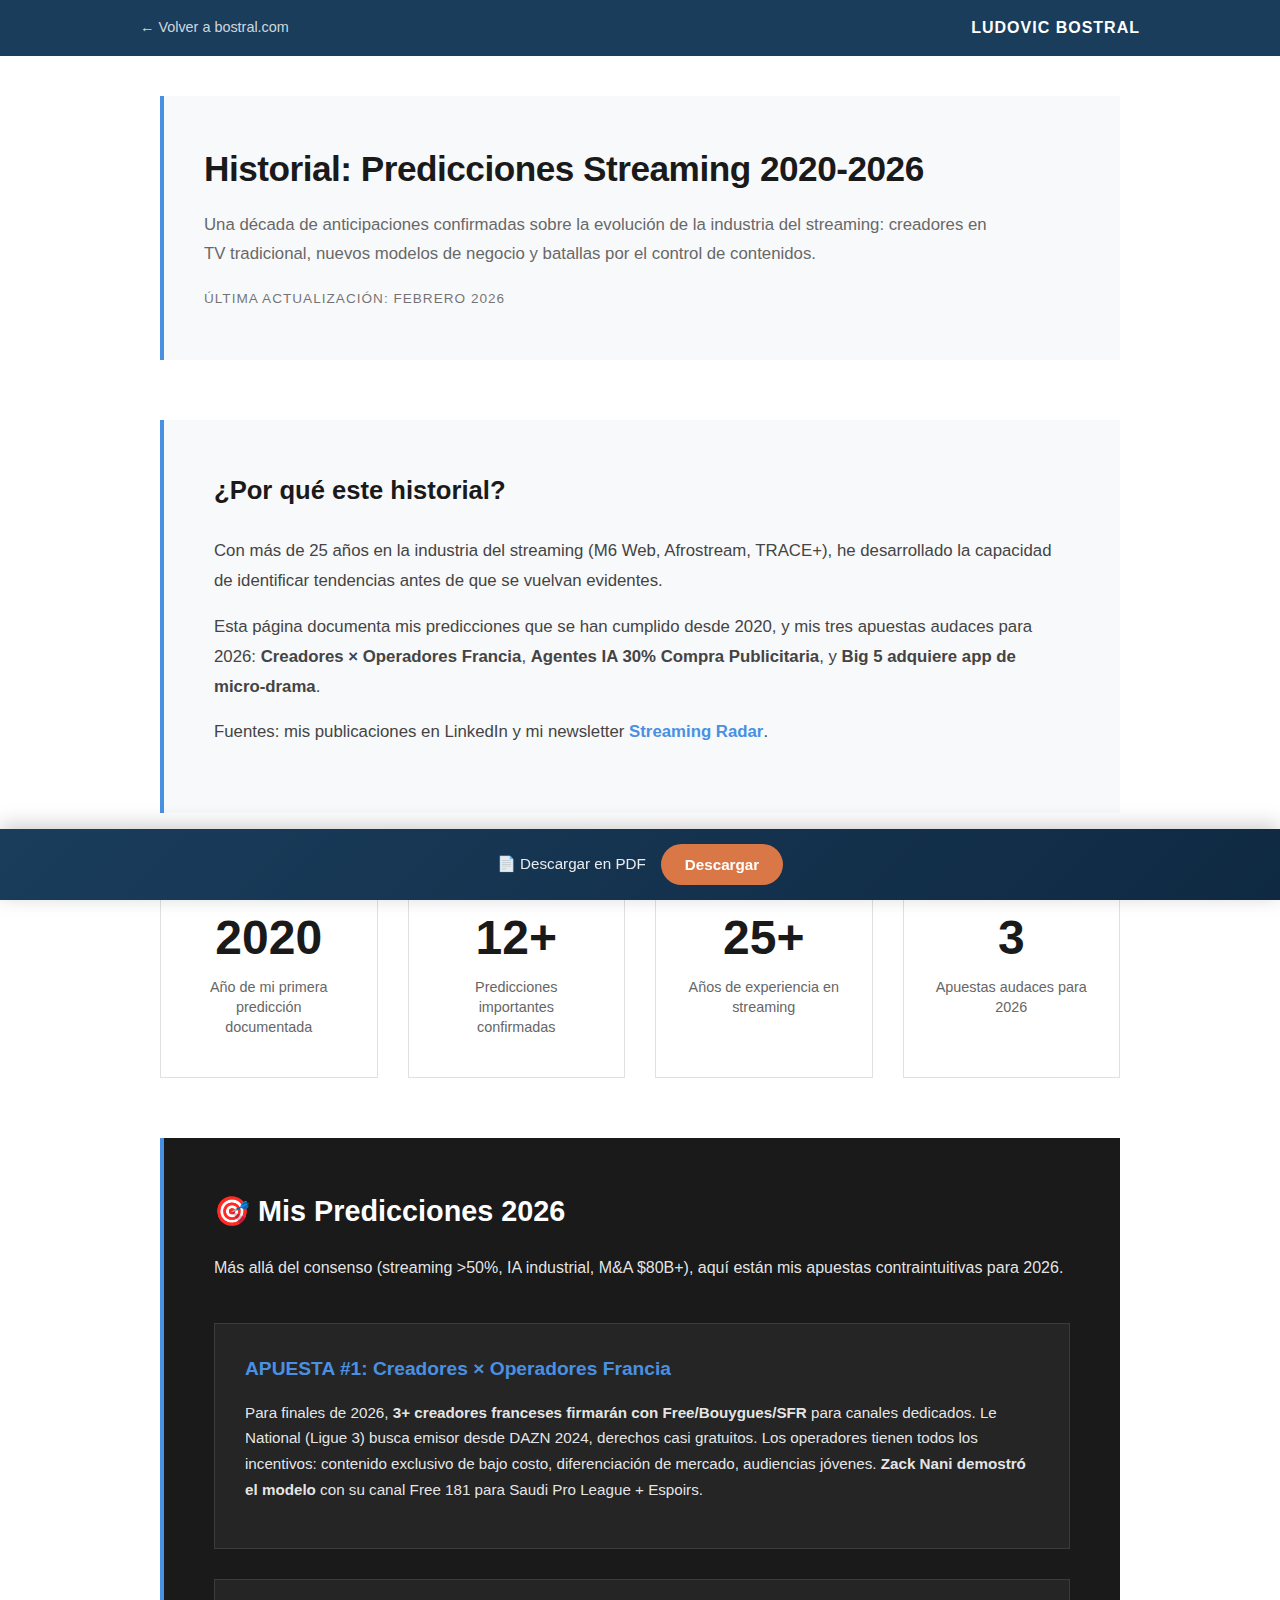
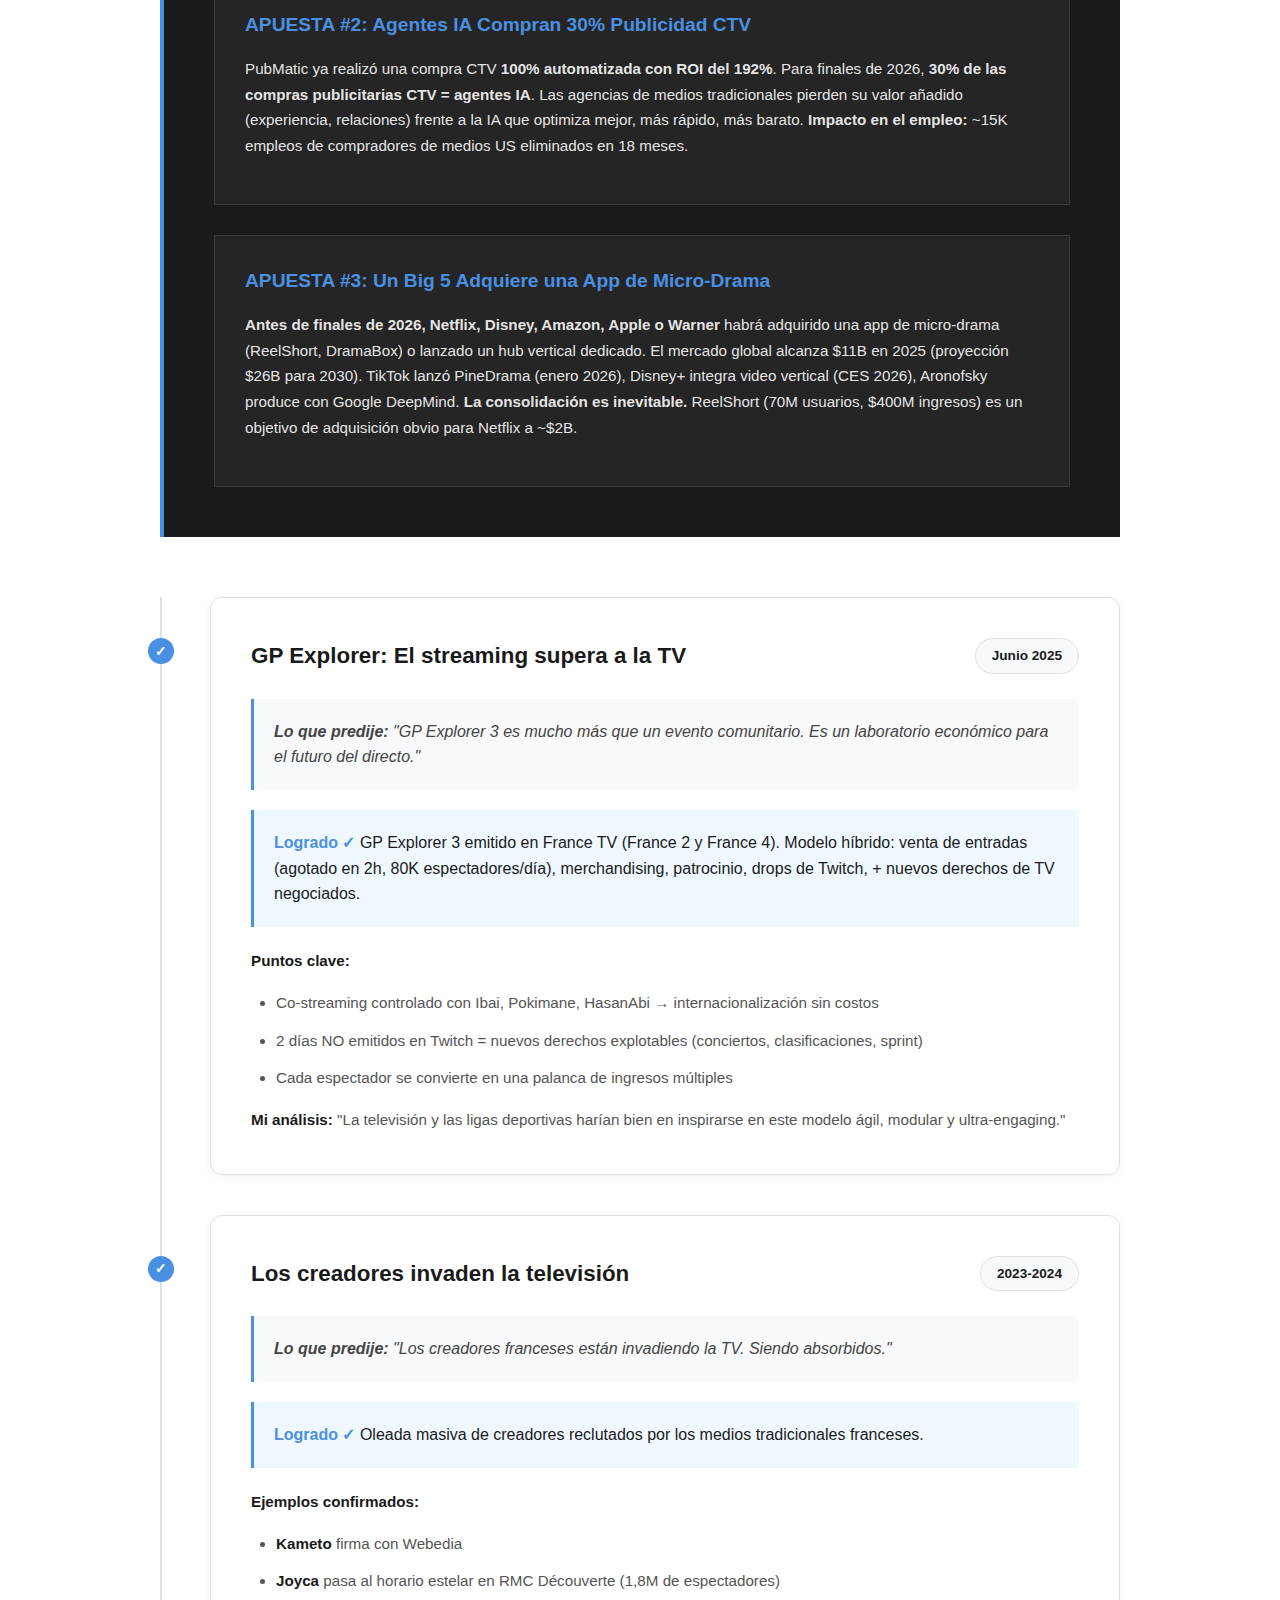
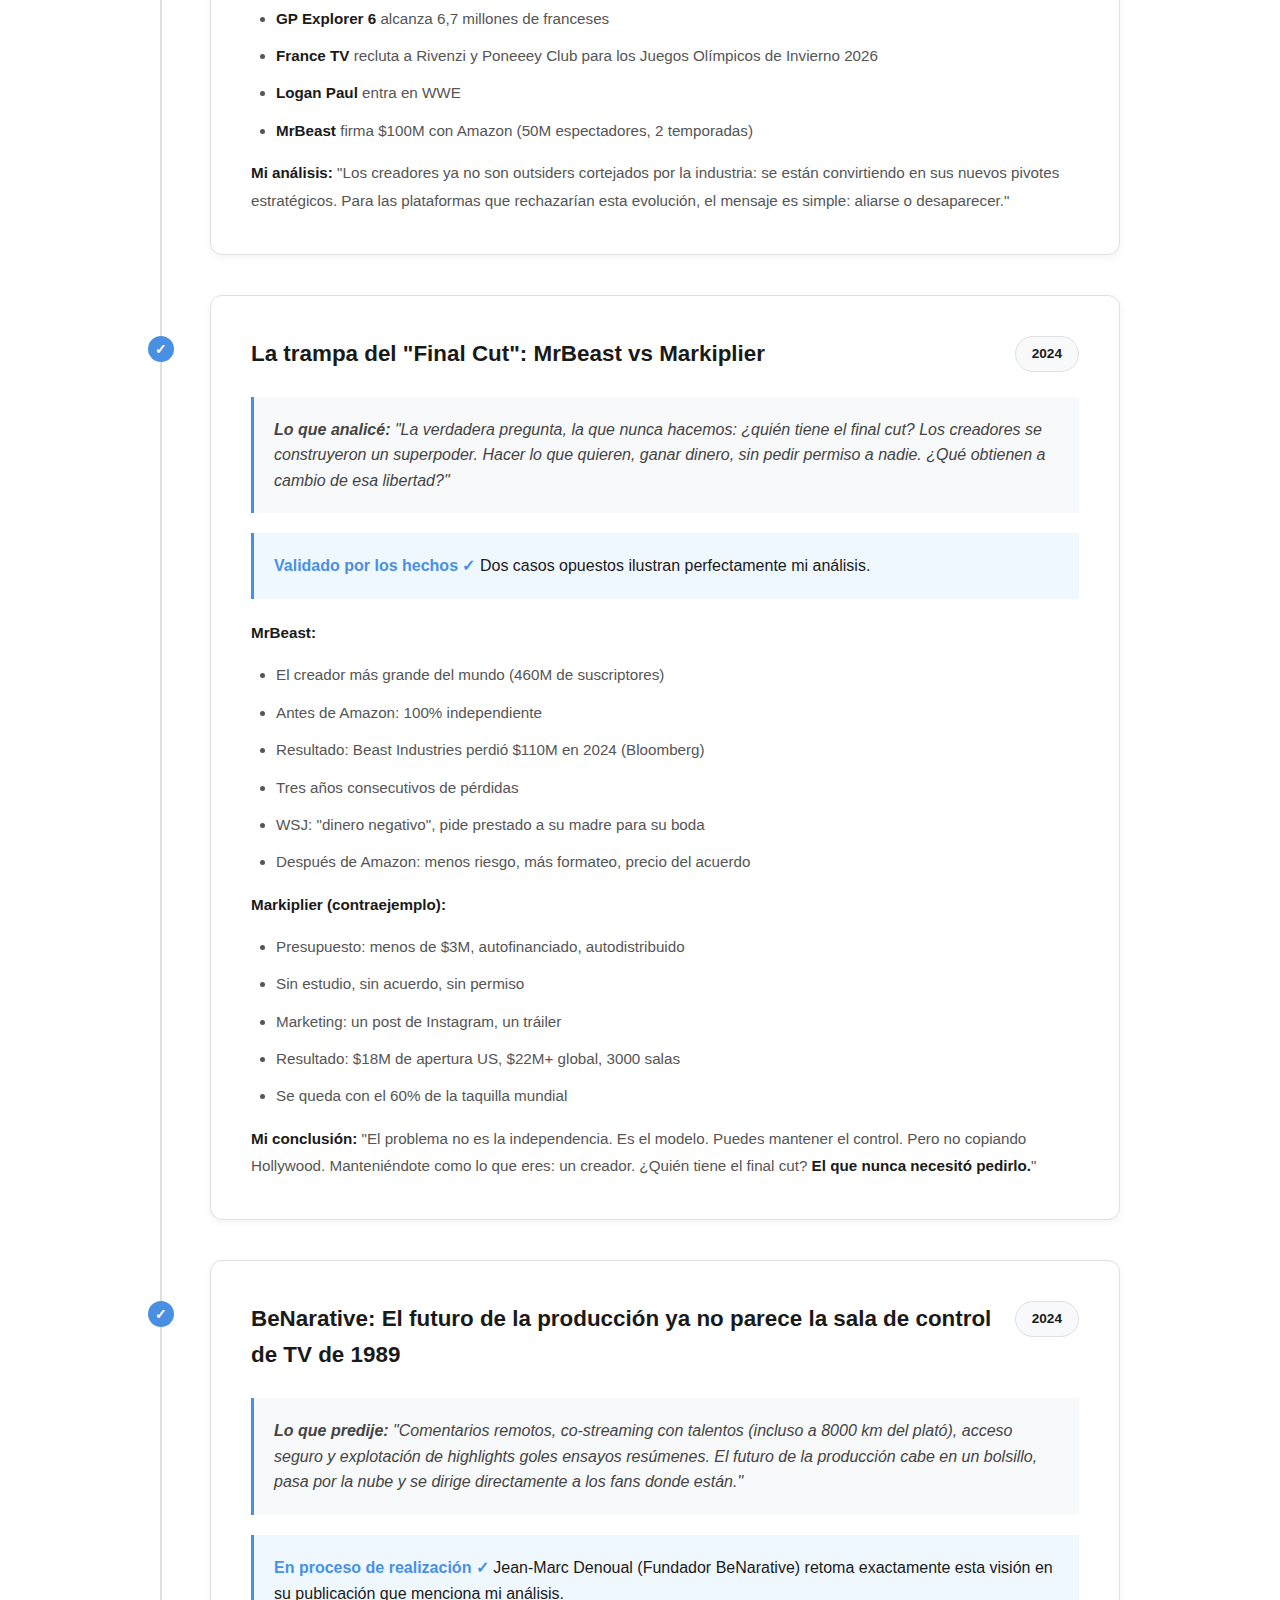
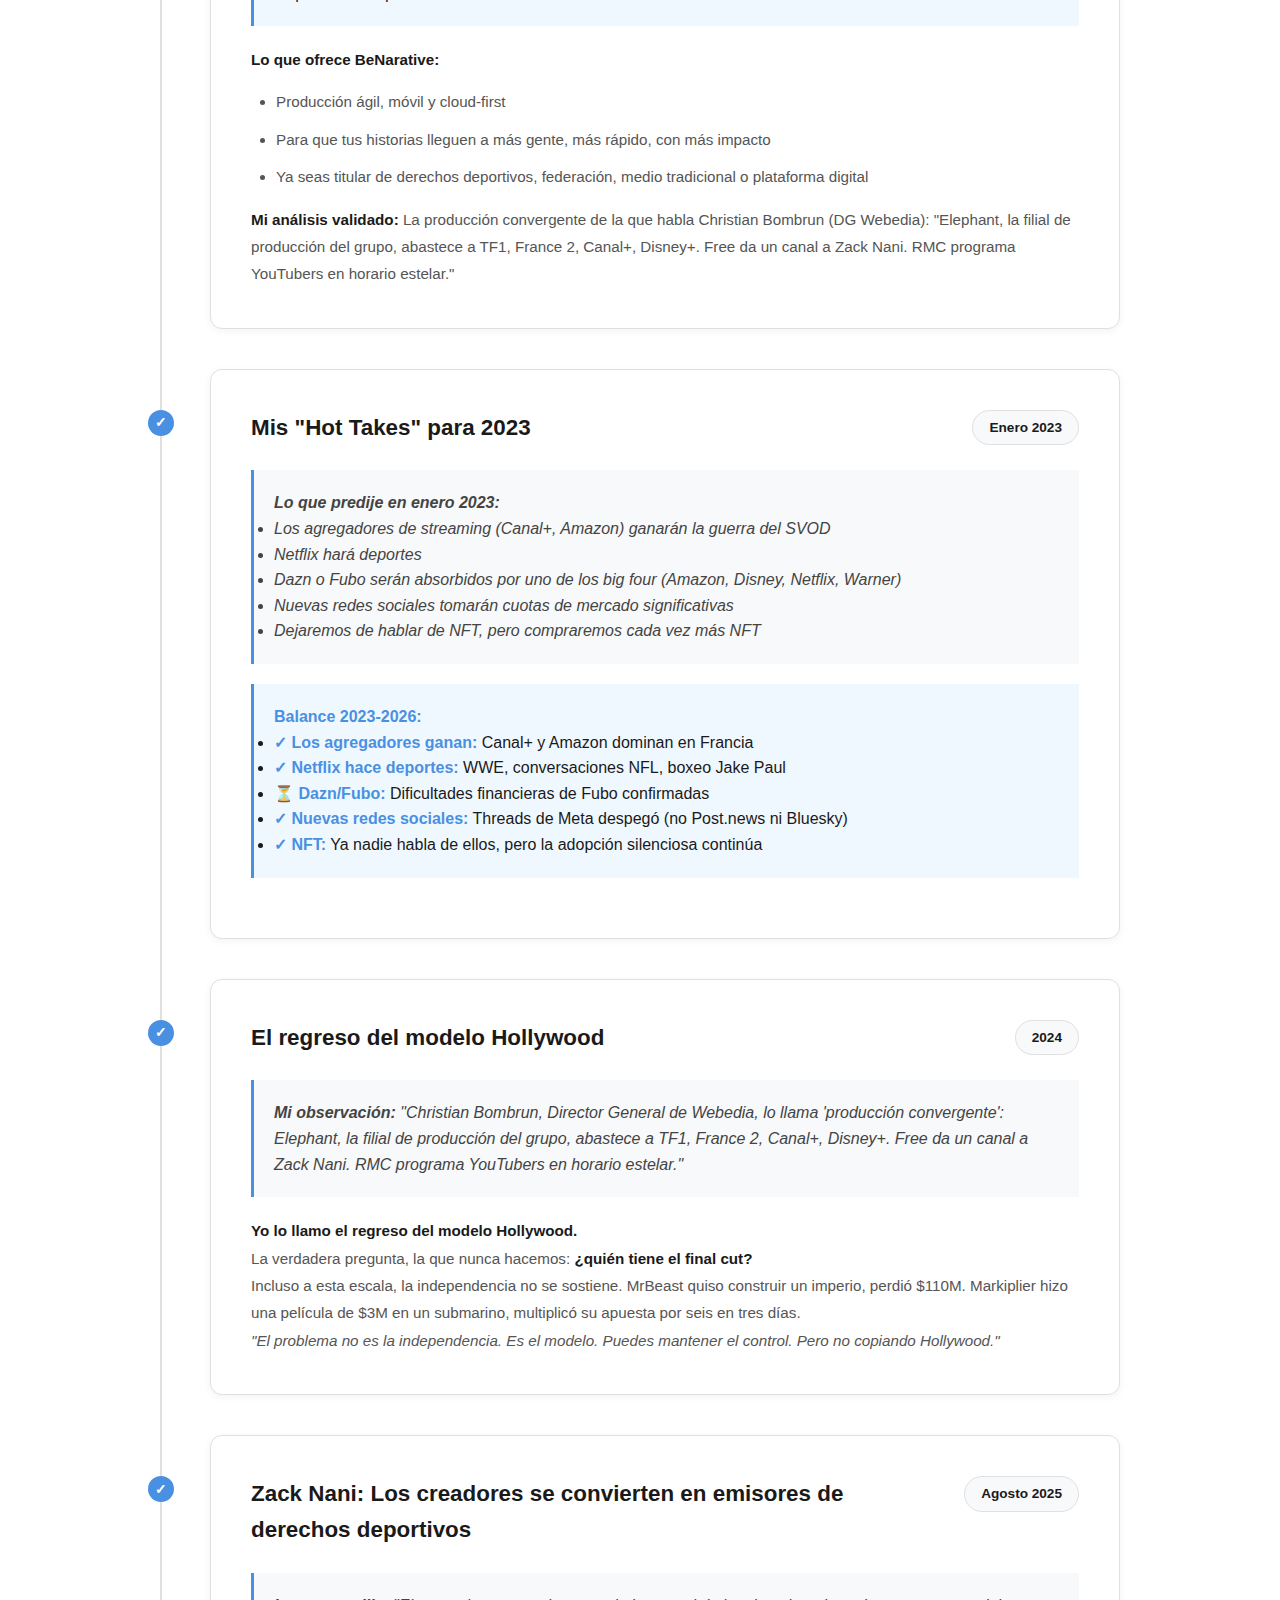
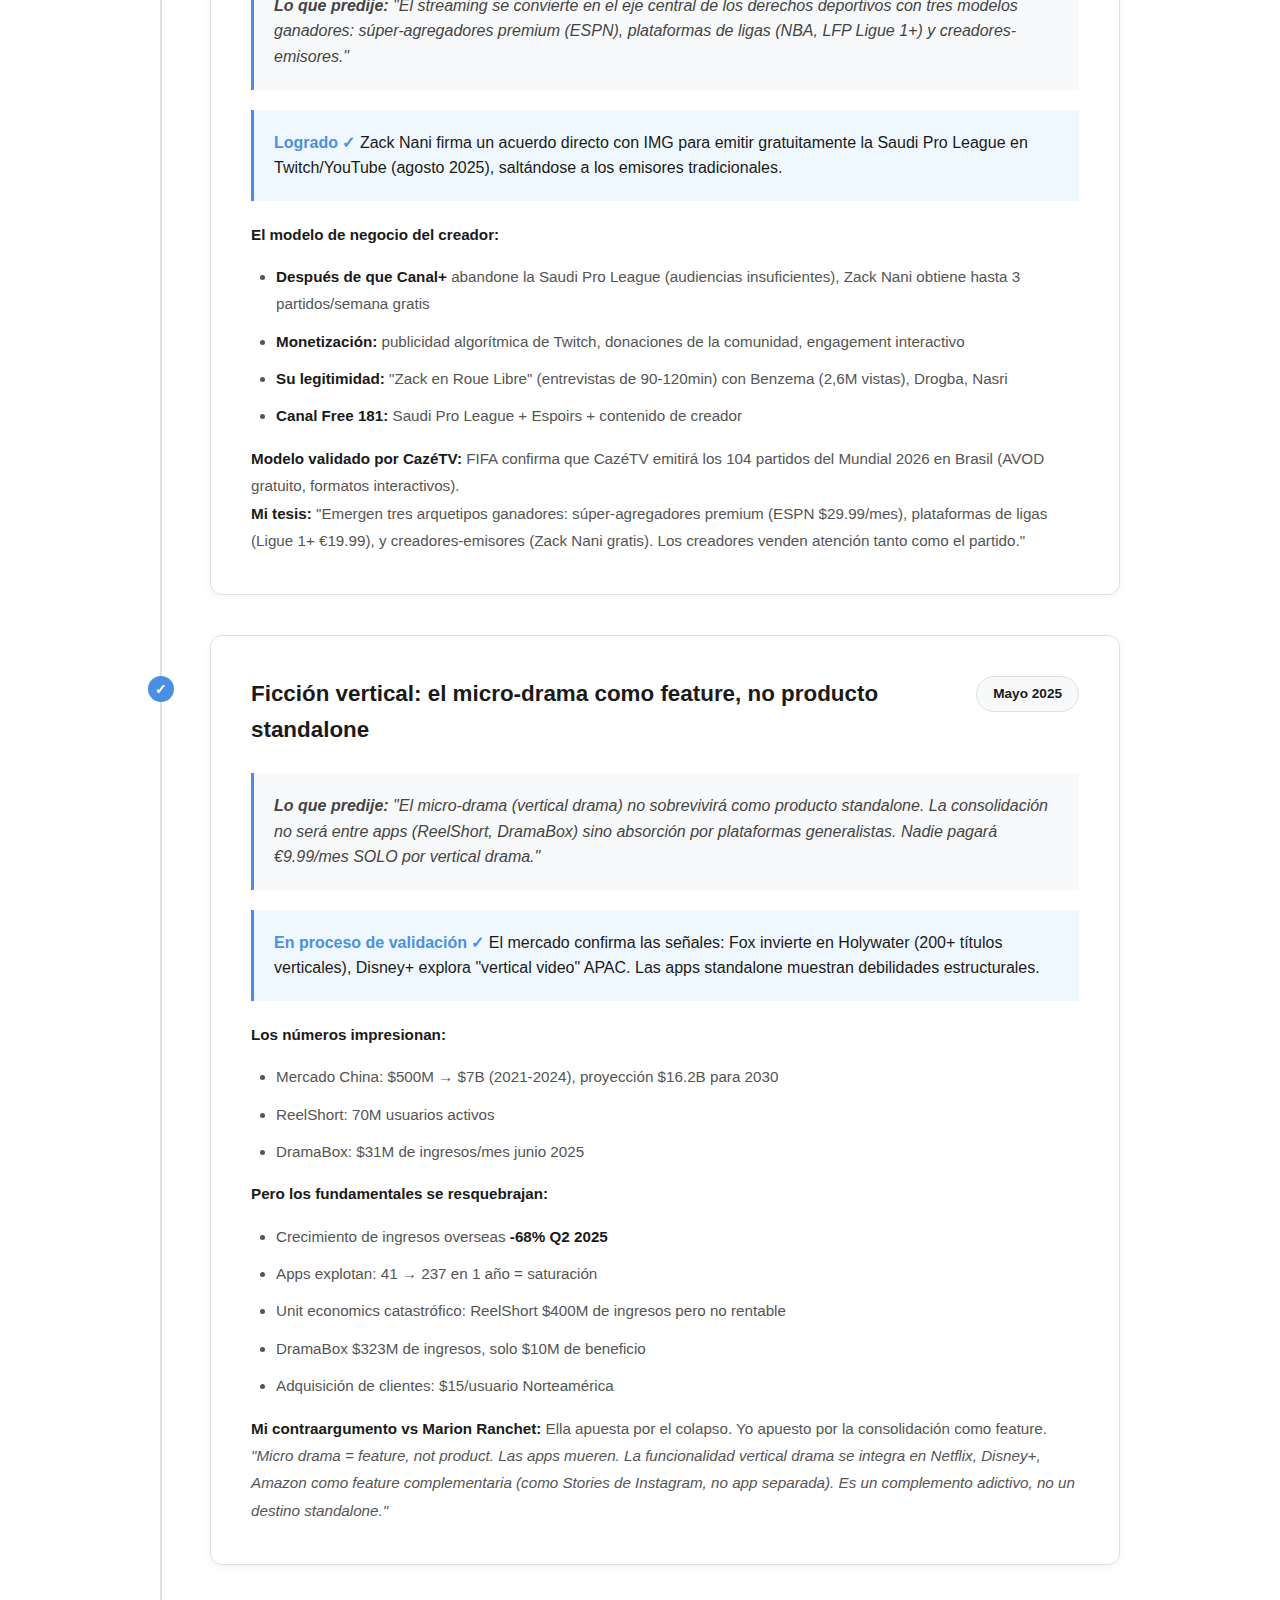
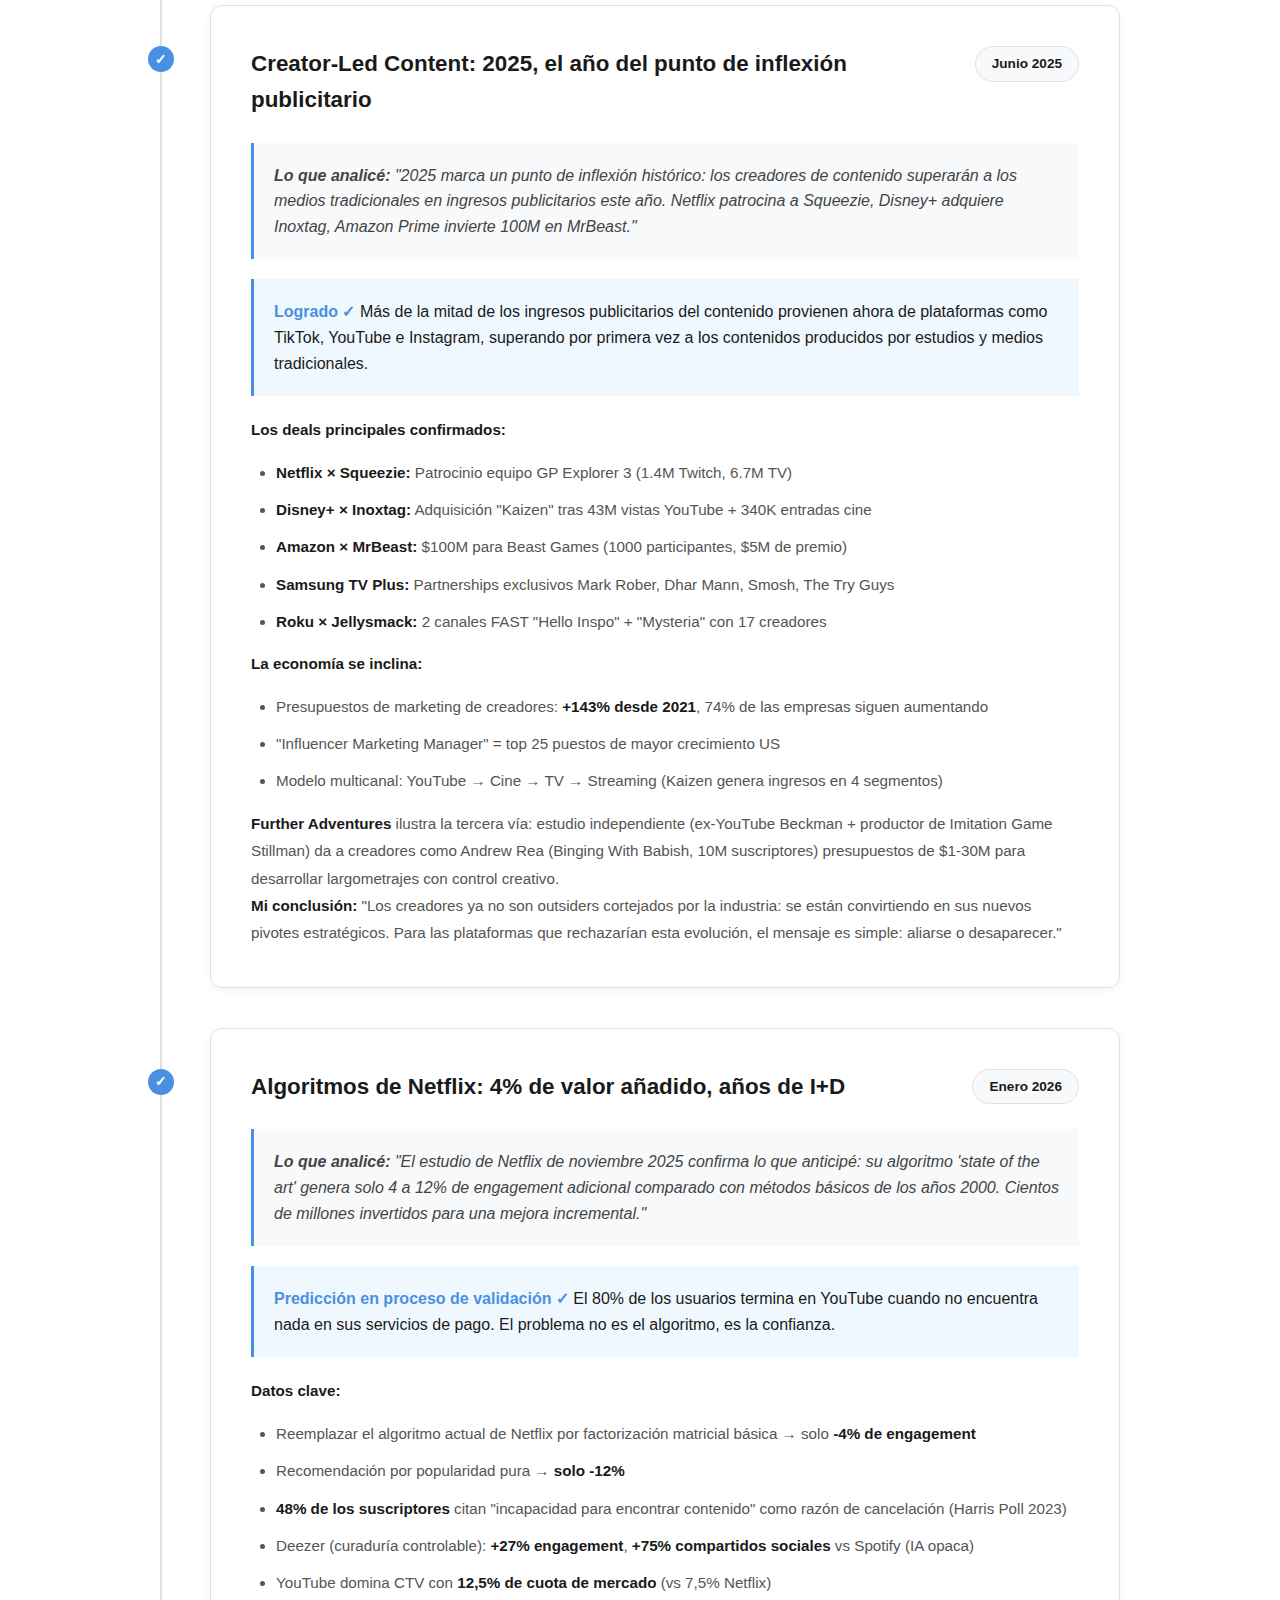
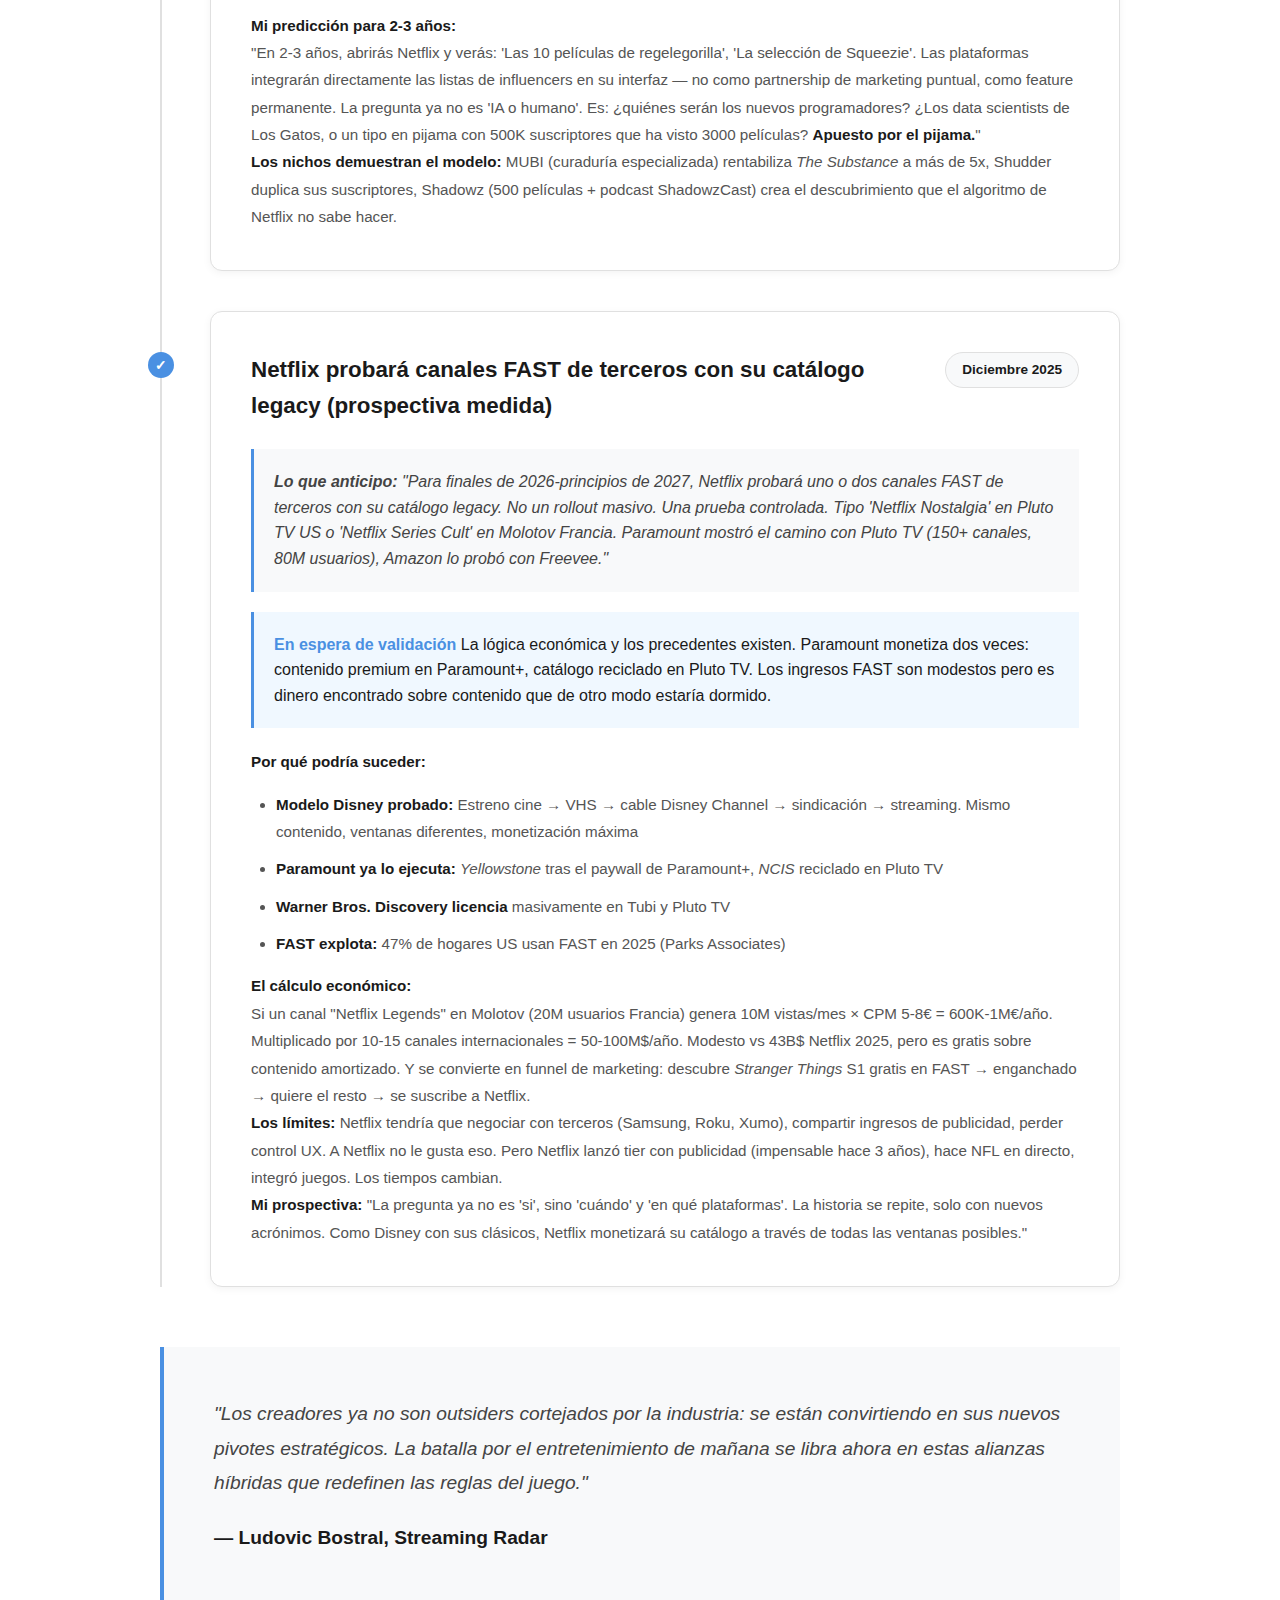
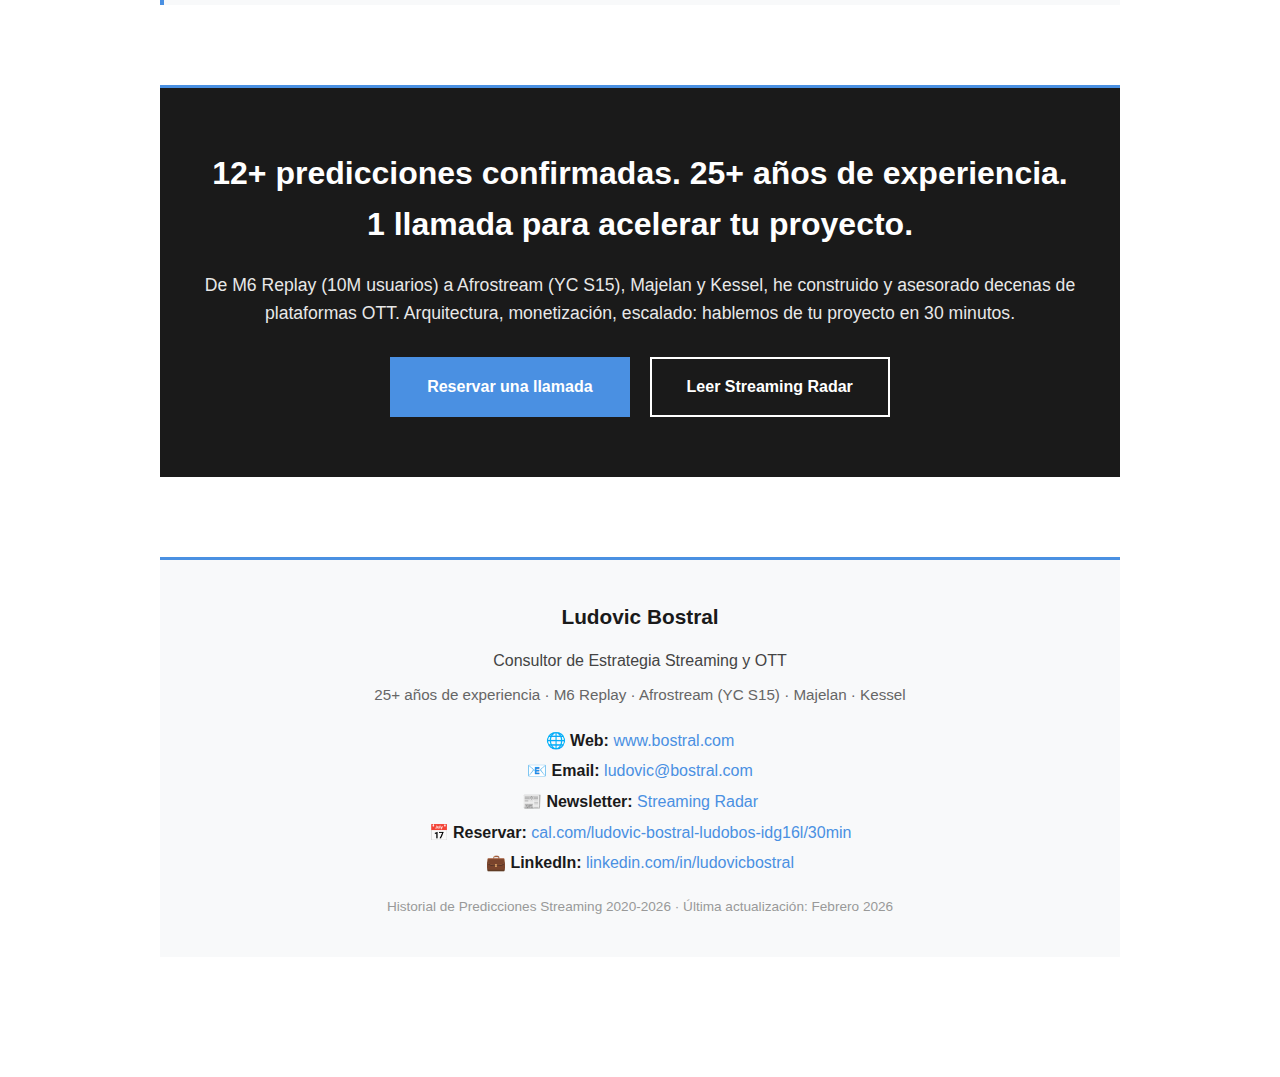
<file: streaming-predictions-es.html>
<!DOCTYPE html>
<html lang="es">
<head>
    <meta charset="UTF-8">
    <meta name="viewport" content="width=device-width, initial-scale=1.0">
    <title>Historial de Predicciones Streaming | Ludovic Bostral</title>
    <style>
        * {
            margin: 0;
            padding: 0;
            box-sizing: border-box;
        }

        body {
            font-family: -apple-system, BlinkMacSystemFont, 'Segoe UI', Roboto, 'Inter', sans-serif;
            line-height: 1.6;
            color: #1a1a1a;
            background: #ffffff;
        }

        .container {
            max-width: 1000px;
            margin: 0 auto;
            padding: 40px 20px;
        }

        /* Hero Section */
        .hero {
            background: #f8f9fa;
            color: #1a1a1a;
            padding: 50px 40px;
            text-align: left;
            margin-bottom: 60px;
            border-left: 4px solid #4A90E2;
        }

        .hero h1 {
            font-size: 2.2em;
            margin-bottom: 20px;
            font-weight: 600;
            letter-spacing: -0.5px;
            line-height: 1.3;
        }

        .hero p {
            font-size: 1.05em;
            opacity: 0.8;
            max-width: 800px;
            font-weight: 400;
            line-height: 1.7;
            color: #444;
        }

        .hero .date {
            margin-top: 20px;
            font-size: 0.85em;
            opacity: 0.6;
            text-transform: uppercase;
            letter-spacing: 1px;
        }

        /* Intro Section */
        .intro {
            background: #f8f9fa;
            padding: 50px;
            margin-bottom: 60px;
            border-left: 4px solid #4A90E2;
        }

        .intro h2 {
            color: #1a1a1a;
            margin-bottom: 25px;
            font-size: 1.6em;
            font-weight: 600;
        }

        .intro p {
            font-size: 1.05em;
            color: #444;
            margin-bottom: 15px;
            line-height: 1.8;
        }

        .intro a {
            color: #4A90E2;
            text-decoration: none;
            font-weight: 600;
            border-bottom: 1px solid transparent;
            transition: border-bottom 0.2s;
        }

        .intro a:hover {
            border-bottom: 1px solid #4A90E2;
        }

        /* Timeline */
        .timeline {
            position: relative;
            padding-left: 40px;
        }

        .timeline::before {
            content: '';
            position: absolute;
            left: 0;
            top: 0;
            bottom: 0;
            width: 3px;
            background: linear-gradient(180deg, #667eea 0%, #764ba2 100%);
        }

        .prediction {
            background: white;
            padding: 30px;
            margin-bottom: 30px;
            border-radius: 12px;
            position: relative;
            box-shadow: 0 2px 8px rgba(0,0,0,0.05);
            transition: transform 0.2s, box-shadow 0.2s;
        }

        .prediction:hover {
            transform: translateY(-2px);
            box-shadow: 0 4px 16px rgba(102, 126, 234, 0.2);
        }

        .prediction::before {
            content: '✓';
            position: absolute;
            left: -52px;
            top: 30px;
            width: 24px;
            height: 24px;
            background: #10b981;
            color: white;
            border-radius: 50%;
            display: flex;
            align-items: center;
            justify-content: center;
            font-weight: bold;
            font-size: 14px;
        }

        .prediction-header {
            display: flex;
            justify-content: space-between;
            align-items: flex-start;
            margin-bottom: 15px;
        }

        .prediction h3 {
            color: #1a1a1a;
            font-size: 1.4em;
            margin-bottom: 5px;
        }

        .prediction-date {
            background: #667eea;
            color: white;
            padding: 4px 12px;
            border-radius: 20px;
            font-size: 0.85em;
            white-space: nowrap;
            font-weight: 600;
        }

        .prediction-what {
            background: #f3f4f6;
            padding: 15px;
            border-left: 3px solid #667eea;
            margin: 15px 0;
            font-style: italic;
            color: #4b5563;
        }

        .prediction-result {
            background: #ecfdf5;
            padding: 15px;
            border-left: 3px solid #10b981;
            margin: 15px 0;
        }

        .prediction-result strong {
            color: #059669;
        }

        .prediction-details {
            color: #666;
            line-height: 1.8;
        }

        .prediction-details ul {
            margin: 10px 0;
            padding-left: 25px;
        }

        .prediction-details li {
            margin: 8px 0;
        }

        /* Stats Section */
        .stats {
            display: grid;
            grid-template-columns: repeat(auto-fit, minmax(200px, 1fr));
            gap: 30px;
            margin: 60px 0;
        }

        .stat-card {
            background: white;
            padding: 40px 30px;
            text-align: center;
            border: 1px solid #e0e0e0;
            transition: border-color 0.2s;
        }

        .stat-card:hover {
            border-color: #4A90E2;
        }

        .stat-number {
            font-size: 3em;
            font-weight: 700;
            color: #1a1a1a;
            line-height: 1;
        }

        .stat-label {
            color: #666;
            margin-top: 15px;
            font-size: 0.9em;
            line-height: 1.4;
        }

        /* Future Predictions Box */
        .future-predictions {
            background: #1a1a1a;
            color: white;
            padding: 50px;
            margin: 60px 0;
            border-left: 4px solid #4A90E2;
        }

        .future-predictions h2 {
            color: white;
            font-size: 1.8em;
            margin-bottom: 20px;
            font-weight: 600;
        }

        .future-predictions p {
            color: rgba(255,255,255,0.9);
            margin-bottom: 15px;
            line-height: 1.8;
        }

        .predictions-grid {
            display: grid;
            grid-template-columns: 1fr;
            gap: 30px;
            margin-top: 40px;
        }

        .prediction-card {
            background: rgba(255,255,255,0.05);
            padding: 30px;
            border: 1px solid rgba(255,255,255,0.1);
            transition: border-color 0.2s;
        }

        .prediction-card:hover {
            border-color: rgba(74, 144, 226, 0.5);
        }

        .prediction-card h3 {
            color: #4A90E2;
            font-size: 1.2em;
            margin-bottom: 15px;
            font-weight: 600;
        }

        .prediction-card p {
            font-size: 0.95em;
            line-height: 1.7;
        }

        /* Timeline */
        .timeline {
            position: relative;
            padding-left: 50px;
            margin-top: 60px;
        }

        .timeline::before {
            content: '';
            position: absolute;
            left: 0;
            top: 0;
            bottom: 0;
            width: 2px;
            background: #e0e0e0;
        }

        .prediction {
            background: white;
            padding: 40px;
            margin-bottom: 40px;
            position: relative;
            border: 1px solid #e0e0e0;
            transition: border-color 0.2s;
        }

        .prediction:hover {
            border-color: #4A90E2;
        }

        .prediction::before {
            content: '✓';
            position: absolute;
            left: -63px;
            top: 40px;
            width: 26px;
            height: 26px;
            background: #4A90E2;
            color: white;
            border-radius: 50%;
            display: flex;
            align-items: center;
            justify-content: center;
            font-weight: bold;
            font-size: 14px;
        }

        .prediction-header {
            display: flex;
            justify-content: space-between;
            align-items: flex-start;
            margin-bottom: 20px;
            gap: 20px;
        }

        .prediction h3 {
            color: #1a1a1a;
            font-size: 1.4em;
            margin-bottom: 5px;
            font-weight: 600;
        }

        .prediction-date {
            background: #f8f9fa;
            color: #1a1a1a;
            padding: 6px 16px;
            font-size: 0.85em;
            white-space: nowrap;
            font-weight: 600;
            border: 1px solid #e0e0e0;
        }

        .prediction-what {
            background: #f8f9fa;
            padding: 20px;
            border-left: 3px solid #4A90E2;
            margin: 20px 0;
            font-style: italic;
            color: #444;
        }

        .prediction-result {
            background: #f0f8ff;
            padding: 20px;
            border-left: 3px solid #4A90E2;
            margin: 20px 0;
        }

        .prediction-result strong {
            color: #4A90E2;
        }

        .prediction-details {
            color: #555;
            line-height: 1.8;
            font-size: 0.95em;
        }

        .prediction-details ul {
            margin: 15px 0;
            padding-left: 25px;
        }

        .prediction-details li {
            margin: 10px 0;
        }

        .prediction-details strong {
            color: #1a1a1a;
        }

        /* CTA Section */
        .cta {
            background: #1a1a1a;
            color: white;
            padding: 60px 40px;
            text-align: center;
            margin-top: 80px;
            border-top: 3px solid #4A90E2;
        }

        .cta h2 {
            font-size: 2em;
            margin-bottom: 20px;
            font-weight: 600;
        }

        .cta p {
            font-size: 1.1em;
            margin-bottom: 30px;
            opacity: 0.9;
        }

        .cta-buttons {
            display: flex;
            gap: 20px;
            justify-content: center;
            flex-wrap: wrap;
        }

        .btn {
            padding: 15px 35px;
            text-decoration: none;
            font-weight: 600;
            transition: all 0.2s;
            display: inline-block;
            border: 2px solid;
        }

        .btn-primary {
            background: #4A90E2;
            color: white;
            border-color: #4A90E2;
        }

        .btn-primary:hover {
            background: #357ABD;
            border-color: #357ABD;
        }

        .btn-secondary {
            background: transparent;
            color: white;
            border-color: white;
        }

        .btn-secondary:hover {
            background: white;
            color: #1a1a1a;
        }

        /* Quote */
        .quote {
            background: #f8f9fa;
            padding: 50px;
            margin: 60px 0;
            border-left: 4px solid #4A90E2;
            font-size: 1.2em;
            font-style: italic;
            color: #444;
            line-height: 1.8;
        }

        .quote-author {
            margin-top: 20px;
            font-style: normal;
            font-weight: 600;
            color: #1a1a1a;
        }

        /* Responsive */
        @media (max-width: 768px) {
            .hero {
                padding: 40px 25px;
            }

            .hero h1 {
                font-size: 1.8em;
            }

            .timeline {
                padding-left: 35px;
            }

            .prediction::before {
                left: -48px;
            }

            .prediction-header {
                flex-direction: column;
            }

            .prediction-date {
                align-self: flex-start;
            }

            .predictions-grid {
                grid-template-columns: 1fr;
            }

            .intro, .future-predictions, .quote {
                padding: 30px;
            }

            .prediction {
                padding: 30px;
            }
        }
        /* Pas de padding bottom pour le body */
        body {
            padding-bottom: 0;
        }

        /* Optimisations pour PDF/Print */
        @media print {
            body {
                font-size: 11pt;
            }

            a {
                color: #4A90E2 !important;
                text-decoration: underline !important;
            }

            /* Afficher les URLs après les liens */
            a[href^="http"]:after {
                content: " (" attr(href) ")";
                font-size: 0.8em;
                color: #666;
            }

            /* Éviter les sauts de page au milieu des sections */
            .prediction, .stat-card, .prediction-card {
                page-break-inside: avoid;
            }

            /* Assurer que les titres restent avec leur contenu */
            h2, h3 {
                page-break-after: avoid;
            }
        }

    </style>
    <link rel="stylesheet" href="predictions.css?v=20260205">
    <script async src="https://www.googletagmanager.com/gtag/js?id=G-VXBFRGGZV3"></script>
</head>
<body>
    <!-- Header -->
    <header class="page-header">
        <div class="header-inner">
            <a href="index.html" class="back-link">← Volver a bostral.com</a>
            <span class="header-title">LUDOVIC BOSTRAL</span>
        </div>
    </header>

    <!-- Sticky Download Button -->
    <div class="sticky-download">
        <span>📄 Descargar en PDF</span>
        <button id="stickyDownloadBtn" onclick="openDownloadModal()">Descargar</button>
    </div>

    <div class="container">
        <!-- Hero Section -->
        <div class="hero">
            <h1>Historial: Predicciones Streaming 2020-2026</h1>
            <p>Una década de anticipaciones confirmadas sobre la evolución de la industria del streaming: creadores en TV tradicional, nuevos modelos de negocio y batallas por el control de contenidos.</p>
            <div class="date">Última actualización: Febrero 2026</div>
        </div>

        <!-- Intro -->
        <div class="intro">
            <h2>¿Por qué este historial?</h2>
            <p>Con más de 25 años en la industria del streaming (M6 Web, Afrostream, TRACE+), he desarrollado la capacidad de identificar tendencias antes de que se vuelvan evidentes.</p>
            <p>Esta página documenta mis predicciones que se han cumplido desde 2020, y mis tres apuestas audaces para 2026: <strong>Creadores × Operadores Francia</strong>, <strong>Agentes IA 30% Compra Publicitaria</strong>, y <strong>Big 5 adquiere app de micro-drama</strong>.</p>
            <p>Fuentes: mis publicaciones en LinkedIn y mi newsletter <a href="https://streamingradar.substack.com" target="_blank">Streaming Radar</a>.</p>
        </div>

        <!-- Stats -->
        <div class="stats">
            <div class="stat-card">
                <div class="stat-number">2020</div>
                <div class="stat-label">Año de mi primera predicción documentada</div>
            </div>
            <div class="stat-card">
                <div class="stat-number">12+</div>
                <div class="stat-label">Predicciones importantes confirmadas</div>
            </div>
            <div class="stat-card">
                <div class="stat-number">25+</div>
                <div class="stat-label">Años de experiencia en streaming</div>
            </div>
            <div class="stat-card">
                <div class="stat-number">3</div>
                <div class="stat-label">Apuestas audaces para 2026</div>
            </div>
        </div>

        <!-- Future Predictions Section -->
        <div class="future-predictions">
            <h2>🎯 Mis Predicciones 2026</h2>
            <p>Más allá del consenso (streaming >50%, IA industrial, M&A $80B+), aquí están mis apuestas contraintuitivas para 2026.</p>

            <div class="predictions-grid">
                <div class="prediction-card">
                    <h3>APUESTA #1: Creadores × Operadores Francia</h3>
                    <p>
                        Para finales de 2026, <strong>3+ creadores franceses firmarán con Free/Bouygues/SFR</strong> para canales dedicados.
                        Le National (Ligue 3) busca emisor desde DAZN 2024, derechos casi gratuitos.
                        Los operadores tienen todos los incentivos: contenido exclusivo de bajo costo, diferenciación de mercado, audiencias jóvenes.
                        <strong>Zack Nani demostró el modelo</strong> con su canal Free 181 para Saudi Pro League + Espoirs.
                    </p>
                </div>
                <div class="prediction-card">
                    <h3>APUESTA #2: Agentes IA Compran 30% Publicidad CTV</h3>
                    <p>
                        PubMatic ya realizó una compra CTV <strong>100% automatizada con ROI del 192%</strong>.
                        Para finales de 2026, <strong>30% de las compras publicitarias CTV = agentes IA</strong>.
                        Las agencias de medios tradicionales pierden su valor añadido (experiencia, relaciones) frente a la IA que optimiza mejor, más rápido, más barato.
                        <strong>Impacto en el empleo:</strong> ~15K empleos de compradores de medios US eliminados en 18 meses.
                    </p>
                </div>
                <div class="prediction-card">
                    <h3>APUESTA #3: Un Big 5 Adquiere una App de Micro-Drama</h3>
                    <p>
                        <strong>Antes de finales de 2026, Netflix, Disney, Amazon, Apple o Warner</strong> habrá adquirido una app de micro-drama (ReelShort, DramaBox) o lanzado un hub vertical dedicado.
                        El mercado global alcanza $11B en 2025 (proyección $26B para 2030).
                        TikTok lanzó PineDrama (enero 2026), Disney+ integra video vertical (CES 2026), Aronofsky produce con Google DeepMind.
                        <strong>La consolidación es inevitable.</strong> ReelShort (70M usuarios, $400M ingresos) es un objetivo de adquisición obvio para Netflix a ~$2B.
                    </p>
                </div>
            </div>
        </div>

        <!-- Timeline of Predictions -->
        <div class="timeline">
            <!-- Prediction 1: GP Explorer -->
            <div class="prediction">
                <div class="prediction-header">
                    <div>
                        <h3>GP Explorer: El streaming supera a la TV</h3>
                    </div>
                    <div class="prediction-date">Junio 2025</div>
                </div>

                <div class="prediction-what">
                    <strong>Lo que predije:</strong> "GP Explorer 3 es mucho más que un evento comunitario. Es un laboratorio económico para el futuro del directo."
                </div>

                <div class="prediction-result">
                    <strong>Logrado ✓</strong> GP Explorer 3 emitido en France TV (France 2 y France 4). Modelo híbrido: venta de entradas (agotado en 2h, 80K espectadores/día), merchandising, patrocinio, drops de Twitch, + nuevos derechos de TV negociados.
                </div>

                <div class="prediction-details">
                    <strong>Puntos clave:</strong>
                    <ul>
                        <li>Co-streaming controlado con Ibai, Pokimane, HasanAbi → internacionalización sin costos</li>
                        <li>2 días NO emitidos en Twitch = nuevos derechos explotables (conciertos, clasificaciones, sprint)</li>
                        <li>Cada espectador se convierte en una palanca de ingresos múltiples</li>
                    </ul>
                    <p><strong>Mi análisis:</strong> "La televisión y las ligas deportivas harían bien en inspirarse en este modelo ágil, modular y ultra-engaging."</p>
                </div>
            </div>

            <!-- Prediction 2: Creators invade TV -->
            <div class="prediction">
                <div class="prediction-header">
                    <div>
                        <h3>Los creadores invaden la televisión</h3>
                    </div>
                    <div class="prediction-date">2023-2024</div>
                </div>

                <div class="prediction-what">
                    <strong>Lo que predije:</strong> "Los creadores franceses están invadiendo la TV. Siendo absorbidos."
                </div>

                <div class="prediction-result">
                    <strong>Logrado ✓</strong> Oleada masiva de creadores reclutados por los medios tradicionales franceses.
                </div>

                <div class="prediction-details">
                    <strong>Ejemplos confirmados:</strong>
                    <ul>
                        <li><strong>Kameto</strong> firma con Webedia</li>
                        <li><strong>Joyca</strong> pasa al horario estelar en RMC Découverte (1,8M de espectadores)</li>
                        <li><strong>GP Explorer 6</strong> alcanza 6,7 millones de franceses</li>
                        <li><strong>France TV</strong> recluta a Rivenzi y Poneeey Club para los Juegos Olímpicos de Invierno 2026</li>
                        <li><strong>Logan Paul</strong> entra en WWE</li>
                        <li><strong>MrBeast</strong> firma $100M con Amazon (50M espectadores, 2 temporadas)</li>
                    </ul>
                    <p><strong>Mi análisis:</strong> "Los creadores ya no son outsiders cortejados por la industria: se están convirtiendo en sus nuevos pivotes estratégicos. Para las plataformas que rechazarían esta evolución, el mensaje es simple: aliarse o desaparecer."</p>
                </div>
            </div>

            <!-- Prediction 3: Final Cut Control -->
            <div class="prediction">
                <div class="prediction-header">
                    <div>
                        <h3>La trampa del "Final Cut": MrBeast vs Markiplier</h3>
                    </div>
                    <div class="prediction-date">2024</div>
                </div>

                <div class="prediction-what">
                    <strong>Lo que analicé:</strong> "La verdadera pregunta, la que nunca hacemos: ¿quién tiene el final cut? Los creadores se construyeron un superpoder. Hacer lo que quieren, ganar dinero, sin pedir permiso a nadie. ¿Qué obtienen a cambio de esa libertad?"
                </div>

                <div class="prediction-result">
                    <strong>Validado por los hechos ✓</strong> Dos casos opuestos ilustran perfectamente mi análisis.
                </div>

                <div class="prediction-details">
                    <strong>MrBeast:</strong>
                    <ul>
                        <li>El creador más grande del mundo (460M de suscriptores)</li>
                        <li>Antes de Amazon: 100% independiente</li>
                        <li>Resultado: Beast Industries perdió $110M en 2024 (Bloomberg)</li>
                        <li>Tres años consecutivos de pérdidas</li>
                        <li>WSJ: "dinero negativo", pide prestado a su madre para su boda</li>
                        <li>Después de Amazon: menos riesgo, más formateo, precio del acuerdo</li>
                    </ul>

                    <strong>Markiplier (contraejemplo):</strong>
                    <ul>
                        <li>Presupuesto: menos de $3M, autofinanciado, autodistribuido</li>
                        <li>Sin estudio, sin acuerdo, sin permiso</li>
                        <li>Marketing: un post de Instagram, un tráiler</li>
                        <li>Resultado: $18M de apertura US, $22M+ global, 3000 salas</li>
                        <li>Se queda con el 60% de la taquilla mundial</li>
                    </ul>

                    <p><strong>Mi conclusión:</strong> "El problema no es la independencia. Es el modelo. Puedes mantener el control. Pero no copiando Hollywood. Manteniéndote como lo que eres: un creador. ¿Quién tiene el final cut? <strong>El que nunca necesitó pedirlo.</strong>"</p>
                </div>
            </div>

            <!-- Prediction 4: BeNarative / Remote Commentary -->
            <div class="prediction">
                <div class="prediction-header">
                    <div>
                        <h3>BeNarative: El futuro de la producción ya no parece la sala de control de TV de 1989</h3>
                    </div>
                    <div class="prediction-date">2024</div>
                </div>

                <div class="prediction-what">
                    <strong>Lo que predije:</strong> "Comentarios remotos, co-streaming con talentos (incluso a 8000 km del plató), acceso seguro y explotación de highlights goles ensayos resúmenes. El futuro de la producción cabe en un bolsillo, pasa por la nube y se dirige directamente a los fans donde están."
                </div>

                <div class="prediction-result">
                    <strong>En proceso de realización ✓</strong> Jean-Marc Denoual (Fundador BeNarative) retoma exactamente esta visión en su publicación que menciona mi análisis.
                </div>

                <div class="prediction-details">
                    <p><strong>Lo que ofrece BeNarative:</strong></p>
                    <ul>
                        <li>Producción ágil, móvil y cloud-first</li>
                        <li>Para que tus historias lleguen a más gente, más rápido, con más impacto</li>
                        <li>Ya seas titular de derechos deportivos, federación, medio tradicional o plataforma digital</li>
                    </ul>
                    <p><strong>Mi análisis validado:</strong> La producción convergente de la que habla Christian Bombrun (DG Webedia): "Elephant, la filial de producción del grupo, abastece a TF1, France 2, Canal+, Disney+. Free da un canal a Zack Nani. RMC programa YouTubers en horario estelar."</p>
                </div>
            </div>

            <!-- Prediction 5: 2023 Hot Takes -->
            <div class="prediction">
                <div class="prediction-header">
                    <div>
                        <h3>Mis "Hot Takes" para 2023</h3>
                    </div>
                    <div class="prediction-date">Enero 2023</div>
                </div>

                <div class="prediction-what">
                    <strong>Lo que predije en enero 2023:</strong>
                    <ul>
                        <li>Los agregadores de streaming (Canal+, Amazon) ganarán la guerra del SVOD</li>
                        <li>Netflix hará deportes</li>
                        <li>Dazn o Fubo serán absorbidos por uno de los big four (Amazon, Disney, Netflix, Warner)</li>
                        <li>Nuevas redes sociales tomarán cuotas de mercado significativas</li>
                        <li>Dejaremos de hablar de NFT, pero compraremos cada vez más NFT</li>
                    </ul>
                </div>

                <div class="prediction-result">
                    <strong>Balance 2023-2026:</strong>
                    <ul>
                        <li><strong>✓ Los agregadores ganan:</strong> Canal+ y Amazon dominan en Francia</li>
                        <li><strong>✓ Netflix hace deportes:</strong> WWE, conversaciones NFL, boxeo Jake Paul</li>
                        <li><strong>⏳ Dazn/Fubo:</strong> Dificultades financieras de Fubo confirmadas</li>
                        <li><strong>✓ Nuevas redes sociales:</strong> Threads de Meta despegó (no Post.news ni Bluesky)</li>
                        <li><strong>✓ NFT:</strong> Ya nadie habla de ellos, pero la adopción silenciosa continúa</li>
                    </ul>
                </div>
            </div>

            <!-- Prediction 6: Production Convergente -->
            <div class="prediction">
                <div class="prediction-header">
                    <div>
                        <h3>El regreso del modelo Hollywood</h3>
                    </div>
                    <div class="prediction-date">2024</div>
                </div>

                <div class="prediction-what">
                    <strong>Mi observación:</strong> "Christian Bombrun, Director General de Webedia, lo llama 'producción convergente': Elephant, la filial de producción del grupo, abastece a TF1, France 2, Canal+, Disney+. Free da un canal a Zack Nani. RMC programa YouTubers en horario estelar."
                </div>

                <div class="prediction-details">
                    <p><strong>Yo lo llamo el regreso del modelo Hollywood.</strong></p>
                    <p>La verdadera pregunta, la que nunca hacemos: <strong>¿quién tiene el final cut?</strong></p>
                    <p>Incluso a esta escala, la independencia no se sostiene. MrBeast quiso construir un imperio, perdió $110M. Markiplier hizo una película de $3M en un submarino, multiplicó su apuesta por seis en tres días.</p>
                    <p><em>"El problema no es la independencia. Es el modelo. Puedes mantener el control. Pero no copiando Hollywood."</em></p>
                </div>
            </div>

            <!-- Prediction 7: Zack Nani Sports Rights -->
            <div class="prediction">
                <div class="prediction-header">
                    <div>
                        <h3>Zack Nani: Los creadores se convierten en emisores de derechos deportivos</h3>
                    </div>
                    <div class="prediction-date">Agosto 2025</div>
                </div>

                <div class="prediction-what">
                    <strong>Lo que predije:</strong> "El streaming se convierte en el eje central de los derechos deportivos con tres modelos ganadores: súper-agregadores premium (ESPN), plataformas de ligas (NBA, LFP Ligue 1+) y creadores-emisores."
                </div>

                <div class="prediction-result">
                    <strong>Logrado ✓</strong> Zack Nani firma un acuerdo directo con IMG para emitir gratuitamente la Saudi Pro League en Twitch/YouTube (agosto 2025), saltándose a los emisores tradicionales.
                </div>

                <div class="prediction-details">
                    <strong>El modelo de negocio del creador:</strong>
                    <ul>
                        <li><strong>Después de que Canal+</strong> abandone la Saudi Pro League (audiencias insuficientes), Zack Nani obtiene hasta 3 partidos/semana gratis</li>
                        <li><strong>Monetización:</strong> publicidad algorítmica de Twitch, donaciones de la comunidad, engagement interactivo</li>
                        <li><strong>Su legitimidad:</strong> "Zack en Roue Libre" (entrevistas de 90-120min) con Benzema (2,6M vistas), Drogba, Nasri</li>
                        <li><strong>Canal Free 181:</strong> Saudi Pro League + Espoirs + contenido de creador</li>
                    </ul>
                    <p><strong>Modelo validado por CazéTV:</strong> FIFA confirma que CazéTV emitirá los 104 partidos del Mundial 2026 en Brasil (AVOD gratuito, formatos interactivos).</p>
                    <p><strong>Mi tesis:</strong> "Emergen tres arquetipos ganadores: súper-agregadores premium (ESPN $29.99/mes), plataformas de ligas (Ligue 1+ €19.99), y creadores-emisores (Zack Nani gratis). Los creadores venden atención tanto como el partido."</p>
                </div>
            </div>

            <!-- Prediction 8: Vertical Drama -->
            <div class="prediction">
                <div class="prediction-header">
                    <div>
                        <h3>Ficción vertical: el micro-drama como feature, no producto standalone</h3>
                    </div>
                    <div class="prediction-date">Mayo 2025</div>
                </div>

                <div class="prediction-what">
                    <strong>Lo que predije:</strong> "El micro-drama (vertical drama) no sobrevivirá como producto standalone. La consolidación no será entre apps (ReelShort, DramaBox) sino absorción por plataformas generalistas. Nadie pagará €9.99/mes SOLO por vertical drama."
                </div>

                <div class="prediction-result">
                    <strong>En proceso de validación ✓</strong> El mercado confirma las señales: Fox invierte en Holywater (200+ títulos verticales), Disney+ explora "vertical video" APAC. Las apps standalone muestran debilidades estructurales.
                </div>

                <div class="prediction-details">
                    <strong>Los números impresionan:</strong>
                    <ul>
                        <li>Mercado China: $500M → $7B (2021-2024), proyección $16.2B para 2030</li>
                        <li>ReelShort: 70M usuarios activos</li>
                        <li>DramaBox: $31M de ingresos/mes junio 2025</li>
                    </ul>

                    <strong>Pero los fundamentales se resquebrajan:</strong>
                    <ul>
                        <li>Crecimiento de ingresos overseas <strong>-68% Q2 2025</strong></li>
                        <li>Apps explotan: 41 → 237 en 1 año = saturación</li>
                        <li>Unit economics catastrófico: ReelShort $400M de ingresos pero no rentable</li>
                        <li>DramaBox $323M de ingresos, solo $10M de beneficio</li>
                        <li>Adquisición de clientes: $15/usuario Norteamérica</li>
                    </ul>

                    <p><strong>Mi contraargumento vs Marion Ranchet:</strong> Ella apuesta por el colapso. Yo apuesto por la consolidación como feature.</p>
                    <p><em>"Micro drama = feature, not product. Las apps mueren. La funcionalidad vertical drama se integra en Netflix, Disney+, Amazon como feature complementaria (como Stories de Instagram, no app separada). Es un complemento adictivo, no un destino standalone."</em></p>
                </div>
            </div>

            <!-- Prediction 9: Creator-Led Content Takeover -->
            <div class="prediction">
                <div class="prediction-header">
                    <div>
                        <h3>Creator-Led Content: 2025, el año del punto de inflexión publicitario</h3>
                    </div>
                    <div class="prediction-date">Junio 2025</div>
                </div>

                <div class="prediction-what">
                    <strong>Lo que analicé:</strong> "2025 marca un punto de inflexión histórico: los creadores de contenido superarán a los medios tradicionales en ingresos publicitarios este año. Netflix patrocina a Squeezie, Disney+ adquiere Inoxtag, Amazon Prime invierte 100M en MrBeast."
                </div>

                <div class="prediction-result">
                    <strong>Logrado ✓</strong> Más de la mitad de los ingresos publicitarios del contenido provienen ahora de plataformas como TikTok, YouTube e Instagram, superando por primera vez a los contenidos producidos por estudios y medios tradicionales.
                </div>

                <div class="prediction-details">
                    <strong>Los deals principales confirmados:</strong>
                    <ul>
                        <li><strong>Netflix × Squeezie:</strong> Patrocinio equipo GP Explorer 3 (1.4M Twitch, 6.7M TV)</li>
                        <li><strong>Disney+ × Inoxtag:</strong> Adquisición "Kaizen" tras 43M vistas YouTube + 340K entradas cine</li>
                        <li><strong>Amazon × MrBeast:</strong> $100M para Beast Games (1000 participantes, $5M de premio)</li>
                        <li><strong>Samsung TV Plus:</strong> Partnerships exclusivos Mark Rober, Dhar Mann, Smosh, The Try Guys</li>
                        <li><strong>Roku × Jellysmack:</strong> 2 canales FAST "Hello Inspo" + "Mysteria" con 17 creadores</li>
                    </ul>

                    <strong>La economía se inclina:</strong>
                    <ul>
                        <li>Presupuestos de marketing de creadores: <strong>+143% desde 2021</strong>, 74% de las empresas siguen aumentando</li>
                        <li>"Influencer Marketing Manager" = top 25 puestos de mayor crecimiento US</li>
                        <li>Modelo multicanal: YouTube → Cine → TV → Streaming (Kaizen genera ingresos en 4 segmentos)</li>
                    </ul>

                    <p><strong>Further Adventures</strong> ilustra la tercera vía: estudio independiente (ex-YouTube Beckman + productor de Imitation Game Stillman) da a creadores como Andrew Rea (Binging With Babish, 10M suscriptores) presupuestos de $1-30M para desarrollar largometrajes con control creativo.</p>

                    <p><strong>Mi conclusión:</strong> "Los creadores ya no son outsiders cortejados por la industria: se están convirtiendo en sus nuevos pivotes estratégicos. Para las plataformas que rechazarían esta evolución, el mensaje es simple: aliarse o desaparecer."</p>
                </div>
            </div>

            <!-- Prediction 10: Netflix Algorithms Efficiency -->
            <div class="prediction">
                <div class="prediction-header">
                    <div>
                        <h3>Algoritmos de Netflix: 4% de valor añadido, años de I+D</h3>
                    </div>
                    <div class="prediction-date">Enero 2026</div>
                </div>

                <div class="prediction-what">
                    <strong>Lo que analicé:</strong> "El estudio de Netflix de noviembre 2025 confirma lo que anticipé: su algoritmo 'state of the art' genera solo 4 a 12% de engagement adicional comparado con métodos básicos de los años 2000. Cientos de millones invertidos para una mejora incremental."
                </div>

                <div class="prediction-result">
                    <strong>Predicción en proceso de validación ✓</strong> El 80% de los usuarios termina en YouTube cuando no encuentra nada en sus servicios de pago. El problema no es el algoritmo, es la confianza.
                </div>

                <div class="prediction-details">
                    <strong>Datos clave:</strong>
                    <ul>
                        <li>Reemplazar el algoritmo actual de Netflix por factorización matricial básica → solo <strong>-4% de engagement</strong></li>
                        <li>Recomendación por popularidad pura → <strong>solo -12%</strong></li>
                        <li><strong>48% de los suscriptores</strong> citan "incapacidad para encontrar contenido" como razón de cancelación (Harris Poll 2023)</li>
                        <li>Deezer (curaduría controlable): <strong>+27% engagement</strong>, <strong>+75% compartidos sociales</strong> vs Spotify (IA opaca)</li>
                        <li>YouTube domina CTV con <strong>12,5% de cuota de mercado</strong> (vs 7,5% Netflix)</li>
                    </ul>

                    <strong>Mi predicción para 2-3 años:</strong>
                    <p>"En 2-3 años, abrirás Netflix y verás: 'Las 10 películas de regelegorilla', 'La selección de Squeezie'. Las plataformas integrarán directamente las listas de influencers en su interfaz — no como partnership de marketing puntual, como feature permanente. La pregunta ya no es 'IA o humano'. Es: ¿quiénes serán los nuevos programadores? ¿Los data scientists de Los Gatos, o un tipo en pijama con 500K suscriptores que ha visto 3000 películas? <strong>Apuesto por el pijama.</strong>"</p>

                    <p><strong>Los nichos demuestran el modelo:</strong> MUBI (curaduría especializada) rentabiliza <em>The Substance</em> a más de 5x, Shudder duplica sus suscriptores, Shadowz (500 películas + podcast ShadowzCast) crea el descubrimiento que el algoritmo de Netflix no sabe hacer.</p>
                </div>
            </div>

            <!-- Prediction 11: Netflix FAST Channels Prospective -->
            <div class="prediction">
                <div class="prediction-header">
                    <div>
                        <h3>Netflix probará canales FAST de terceros con su catálogo legacy (prospectiva medida)</h3>
                    </div>
                    <div class="prediction-date">Diciembre 2025</div>
                </div>

                <div class="prediction-what">
                    <strong>Lo que anticipo:</strong> "Para finales de 2026-principios de 2027, Netflix probará uno o dos canales FAST de terceros con su catálogo legacy. No un rollout masivo. Una prueba controlada. Tipo 'Netflix Nostalgia' en Pluto TV US o 'Netflix Series Cult' en Molotov Francia. Paramount mostró el camino con Pluto TV (150+ canales, 80M usuarios), Amazon lo probó con Freevee."
                </div>

                <div class="prediction-result">
                    <strong>En espera de validación</strong> La lógica económica y los precedentes existen. Paramount monetiza dos veces: contenido premium en Paramount+, catálogo reciclado en Pluto TV. Los ingresos FAST son modestos pero es dinero encontrado sobre contenido que de otro modo estaría dormido.
                </div>

                <div class="prediction-details">
                    <strong>Por qué podría suceder:</strong>
                    <ul>
                        <li><strong>Modelo Disney probado:</strong> Estreno cine → VHS → cable Disney Channel → sindicación → streaming. Mismo contenido, ventanas diferentes, monetización máxima</li>
                        <li><strong>Paramount ya lo ejecuta:</strong> <em>Yellowstone</em> tras el paywall de Paramount+, <em>NCIS</em> reciclado en Pluto TV</li>
                        <li><strong>Warner Bros. Discovery licencia</strong> masivamente en Tubi y Pluto TV</li>
                        <li><strong>FAST explota:</strong> 47% de hogares US usan FAST en 2025 (Parks Associates)</li>
                    </ul>

                    <strong>El cálculo económico:</strong>
                    <p>Si un canal "Netflix Legends" en Molotov (20M usuarios Francia) genera 10M vistas/mes × CPM 5-8€ = 600K-1M€/año. Multiplicado por 10-15 canales internacionales = 50-100M$/año. Modesto vs 43B$ Netflix 2025, pero es gratis sobre contenido amortizado. Y se convierte en funnel de marketing: descubre <em>Stranger Things</em> S1 gratis en FAST → enganchado → quiere el resto → se suscribe a Netflix.</p>

                    <p><strong>Los límites:</strong> Netflix tendría que negociar con terceros (Samsung, Roku, Xumo), compartir ingresos de publicidad, perder control UX. A Netflix no le gusta eso. Pero Netflix lanzó tier con publicidad (impensable hace 3 años), hace NFL en directo, integró juegos. Los tiempos cambian.</p>

                    <p><strong>Mi prospectiva:</strong> "La pregunta ya no es 'si', sino 'cuándo' y 'en qué plataformas'. La historia se repite, solo con nuevos acrónimos. Como Disney con sus clásicos, Netflix monetizará su catálogo a través de todas las ventanas posibles."</p>
                </div>
            </div>
        </div>

        <!-- Quote Section -->
        <div class="quote">
            "Los creadores ya no son outsiders cortejados por la industria: se están convirtiendo en sus nuevos pivotes estratégicos. La batalla por el entretenimiento de mañana se libra ahora en estas alianzas híbridas que redefinen las reglas del juego."
            <div class="quote-author">— Ludovic Bostral, Streaming Radar</div>
        </div>

        <!-- CTA Section -->
        <div class="cta">
            <h2>12+ predicciones confirmadas. 25+ años de experiencia. 1 llamada para acelerar tu proyecto.</h2>
            <p>De M6 Replay (10M usuarios) a Afrostream (YC S15), Majelan y Kessel, he construido y asesorado decenas de plataformas OTT. Arquitectura, monetización, escalado: hablemos de tu proyecto en 30 minutos.</p>
            <div class="cta-buttons">
                <a href="https://cal.com/ludovic-bostral-ludobos-idg16l/30min-es" class="btn btn-primary" target="_blank">Reservar una llamada</a>
                <a href="https://streamingradar.substack.com" class="btn btn-secondary" target="_blank">Leer Streaming Radar</a>
            </div>
        </div>

        <!-- PDF Download Modal -->
        <div id="pdfModal" class="pdf-modal">
            <div class="pdf-modal-content">
                <button class="pdf-modal-close" onclick="closeDownloadModal()">&times;</button>
                <h2>📄 Descargar PDF</h2>
                <p>Ingresa tu email para recibir el PDF al instante.</p>
                <form id="pdfDownloadForm">
                    <input type="email" id="pdfEmail" name="email" required placeholder="tu@email.com">
                    <button type="submit">Descargar PDF</button>
                    <p class="privacy">🔒 Sin spam • Cancelar cuando quieras</p>
                </form>
            </div>
        </div>
        <script>window.PRED_LANG = 'es'; window.PRED_SUCCESS = '✓ ¡PDF descargado!';</script>
        <script src="predictions.js?v=20260205"></script>

        <!-- Footer pour PDF -->
        <div style="margin-top: 80px; padding: 40px; background: #f8f9fa; border-top: 3px solid #4A90E2; text-align: center;">
            <h3 style="margin: 0 0 15px 0; font-size: 1.3em; color: #1a1a1a;">Ludovic Bostral</h3>
            <p style="margin: 0 0 10px 0; color: #444; font-size: 1em;">Consultor de Estrategia Streaming y OTT</p>
            <p style="margin: 0 0 15px 0; color: #666; font-size: 0.95em;">25+ años de experiencia · M6 Replay · Afrostream (YC S15) · Majelan · Kessel</p>
            <div style="margin: 20px 0;">
                <p style="margin: 5px 0;"><strong>🌐 Web:</strong> <a href="https://www.bostral.com" style="color: #4A90E2; text-decoration: none;">www.bostral.com</a></p>
                <p style="margin: 5px 0;"><strong>📧 Email:</strong> <a href="mailto:ludovic@bostral.com" style="color: #4A90E2; text-decoration: none;">ludovic@bostral.com</a></p>
                <p style="margin: 5px 0;"><strong>📰 Newsletter:</strong> <a href="https://streamingradar.substack.com" style="color: #4A90E2; text-decoration: none;">Streaming Radar</a></p>
                <p style="margin: 5px 0;"><strong>📅 Reservar:</strong> <a href="https://cal.com/ludovic-bostral-ludobos-idg16l/30min-es" style="color: #4A90E2; text-decoration: none;">cal.com/ludovic-bostral-ludobos-idg16l/30min</a></p>
                <p style="margin: 5px 0;"><strong>💼 LinkedIn:</strong> <a href="https://www.linkedin.com/in/ludovicbostral" style="color: #4A90E2; text-decoration: none;">linkedin.com/in/ludovicbostral</a></p>
            </div>
            <p style="margin: 20px 0 0 0; font-size: 0.85em; color: #999;">Historial de Predicciones Streaming 2020-2026 · Última actualización: Febrero 2026</p>
        </div>
    </div>

</body>
</html>
</file>
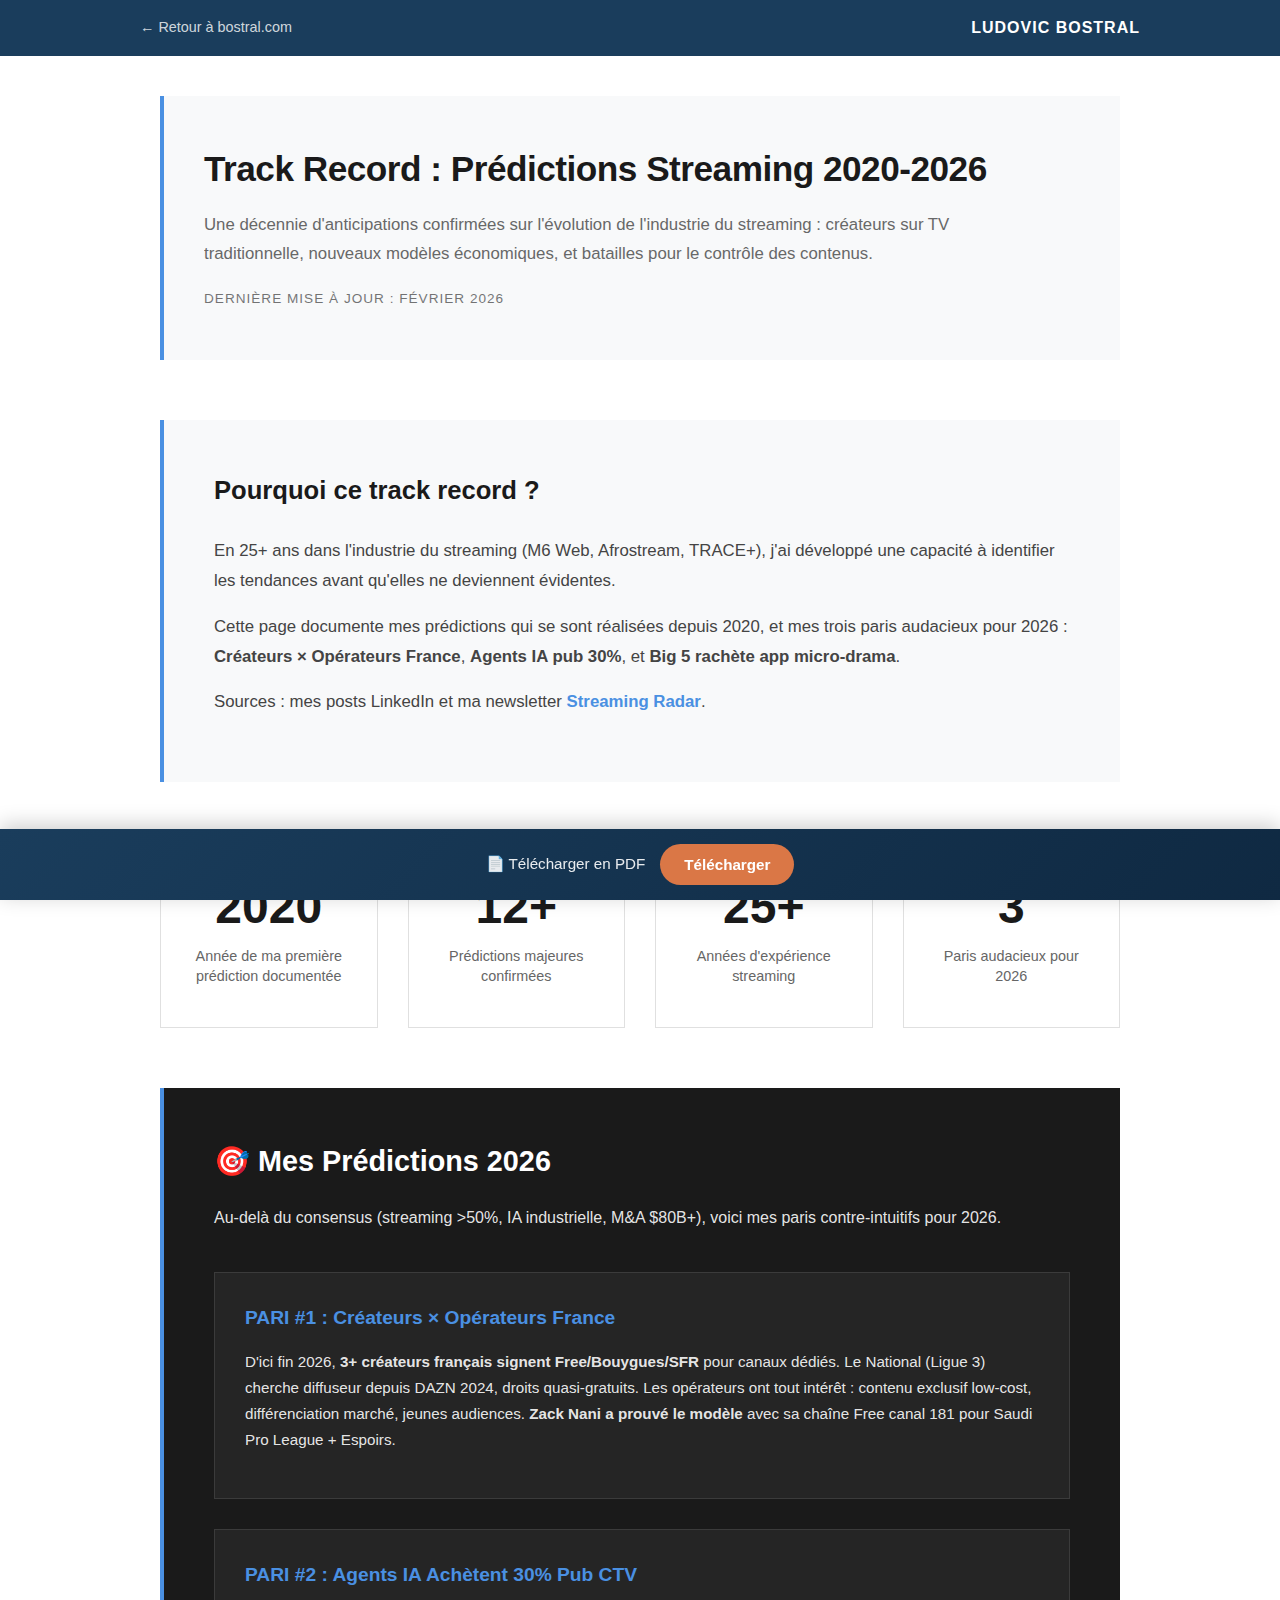
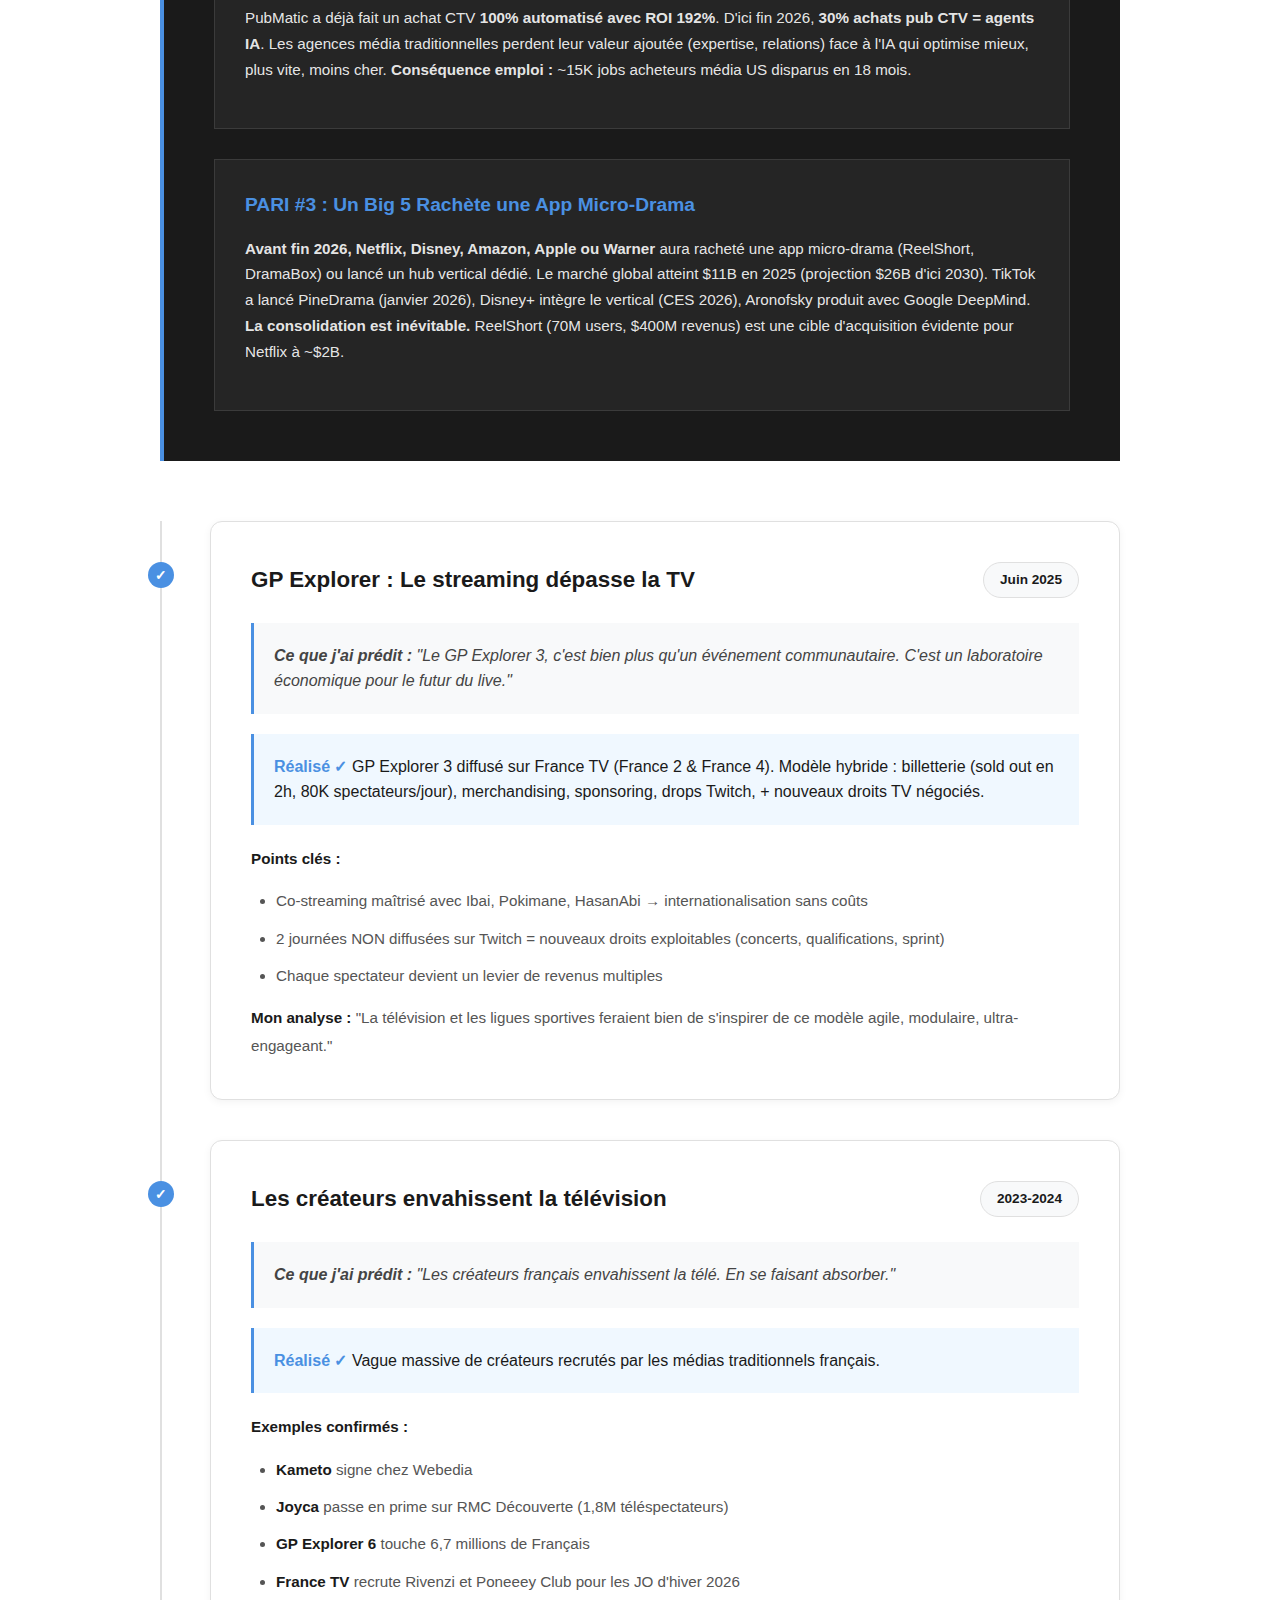
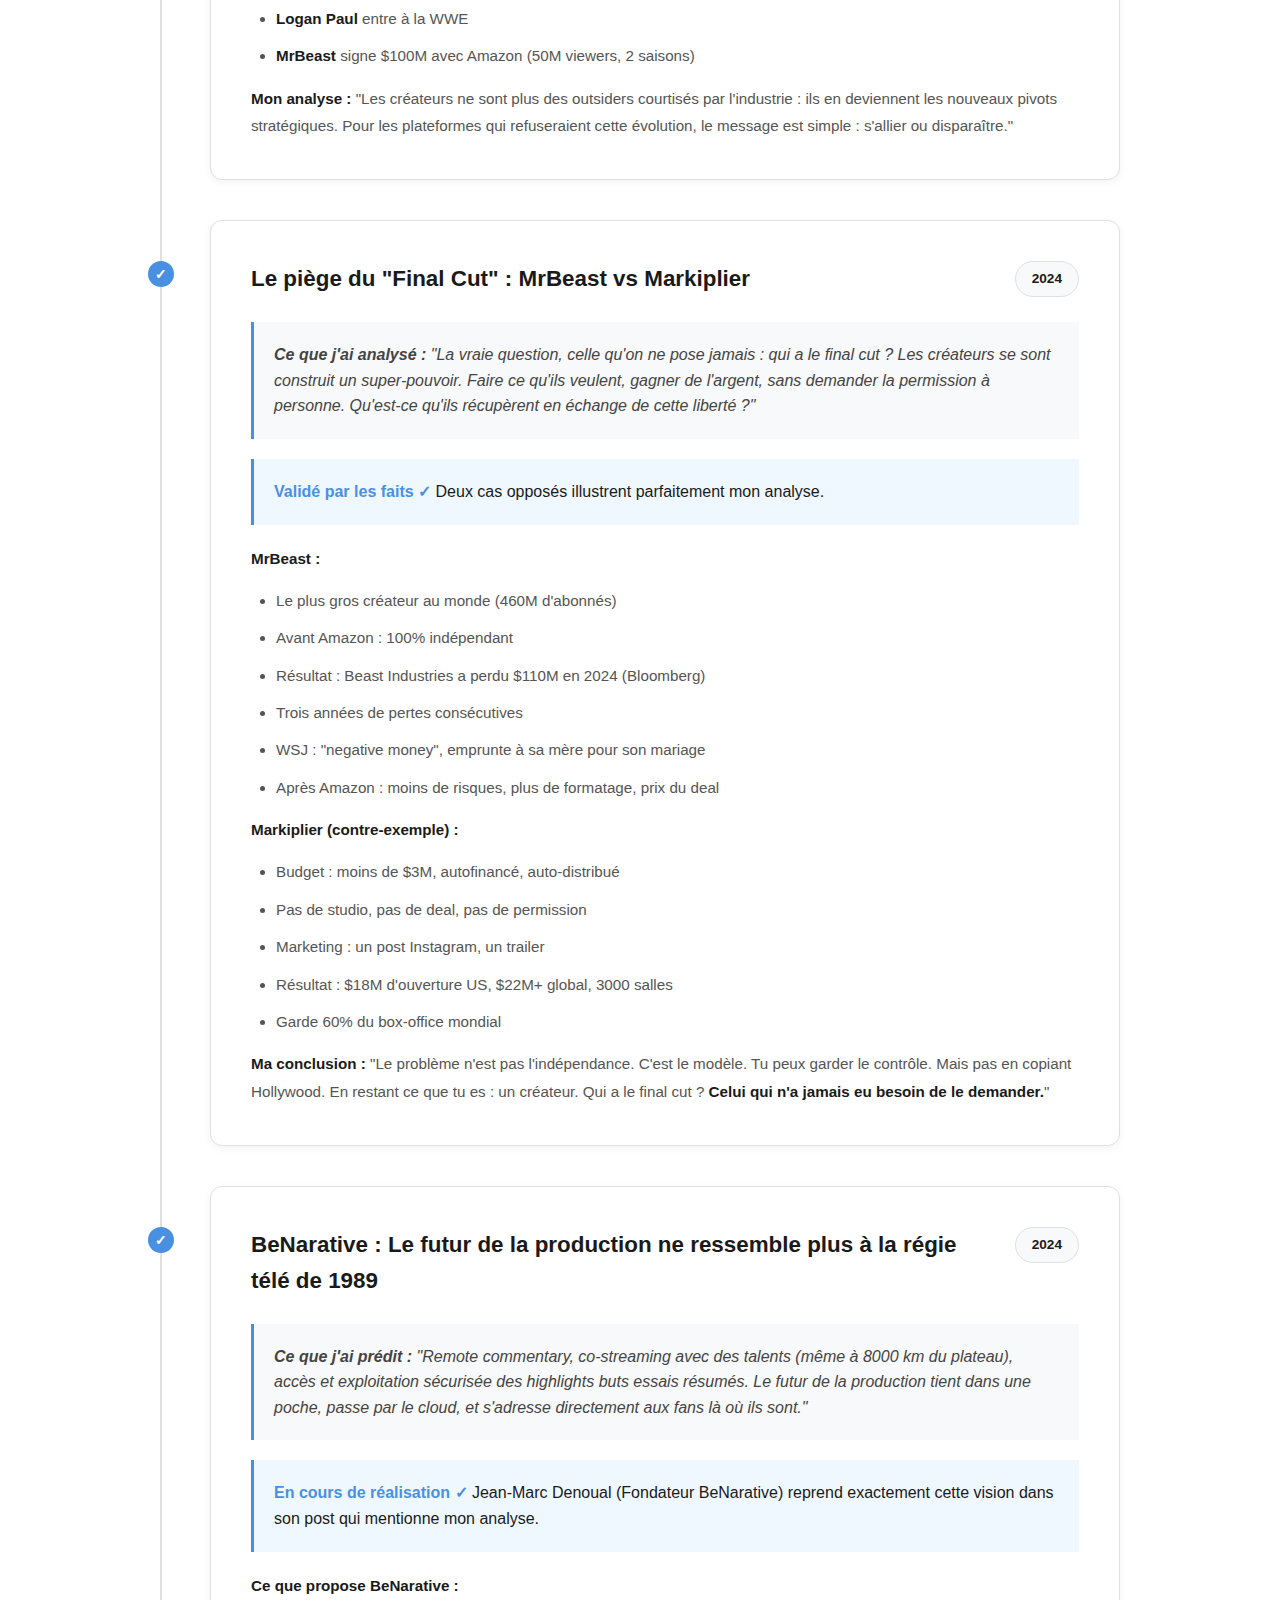
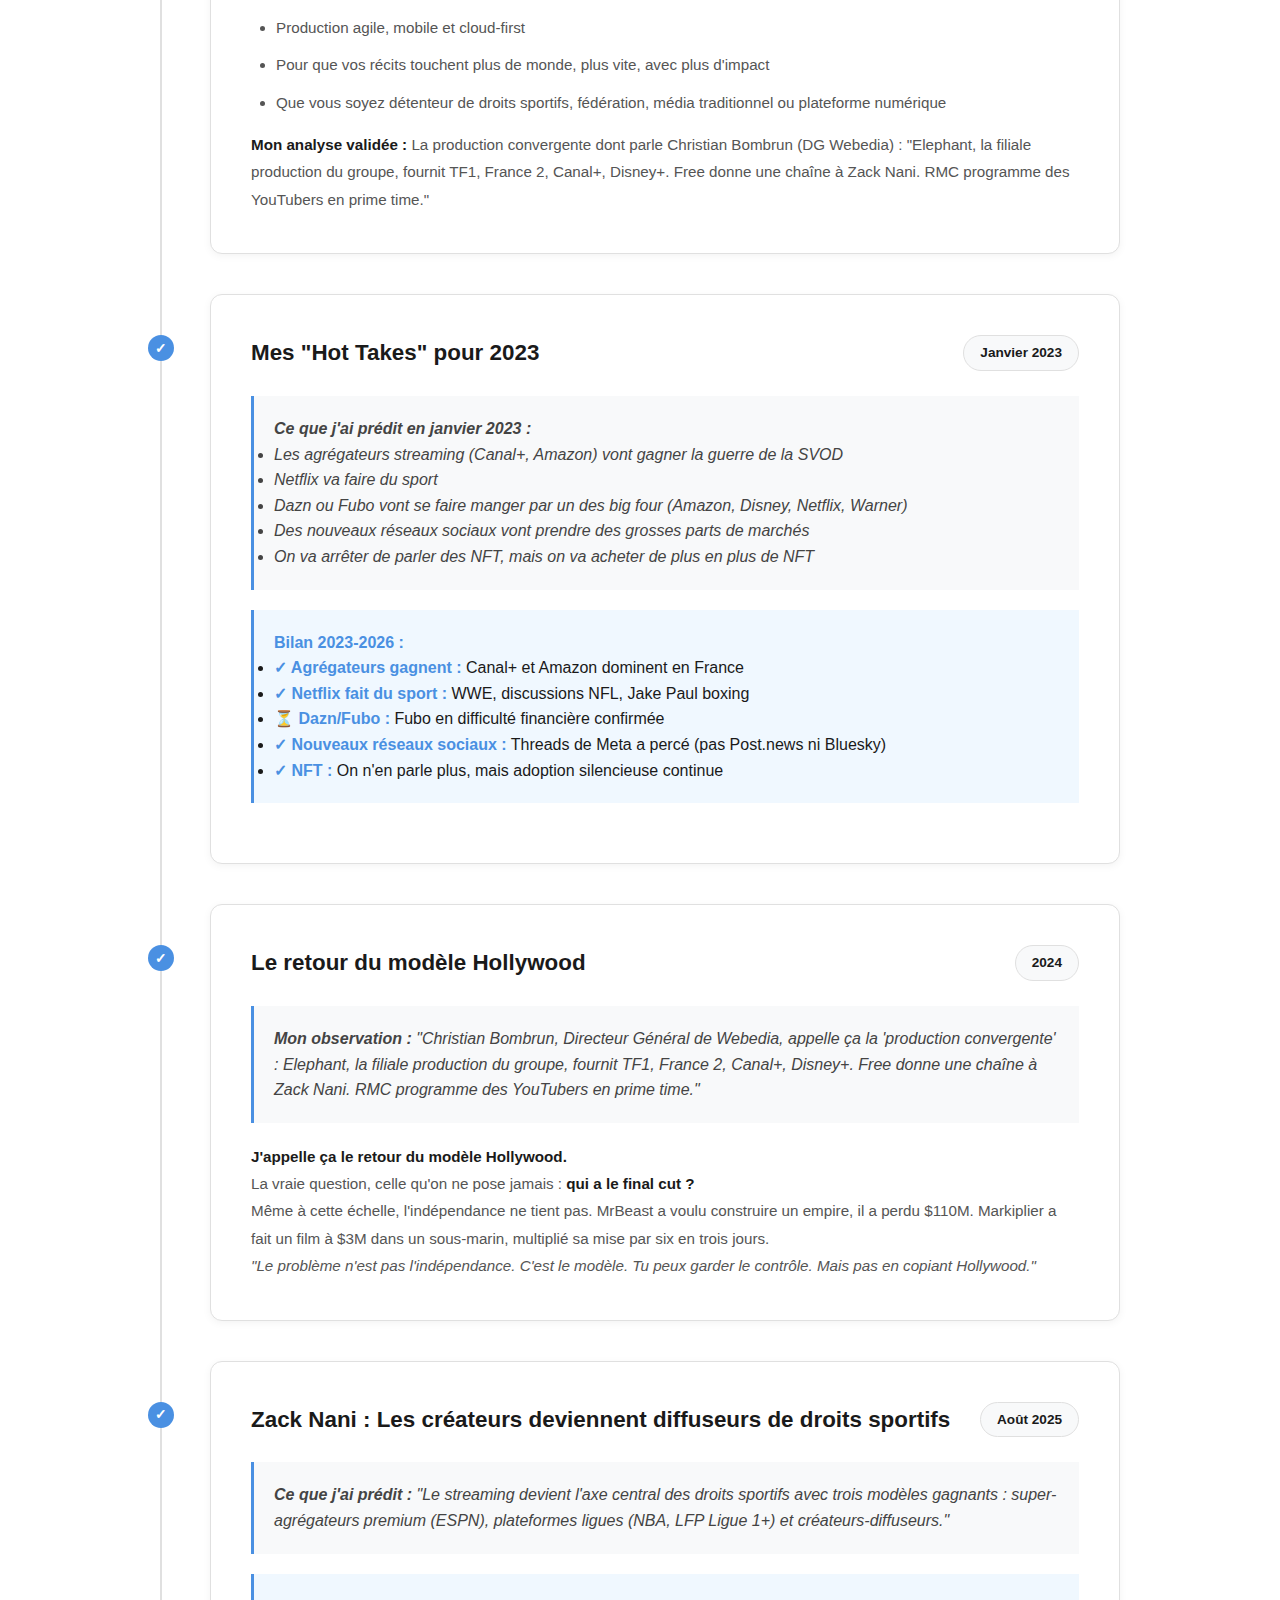
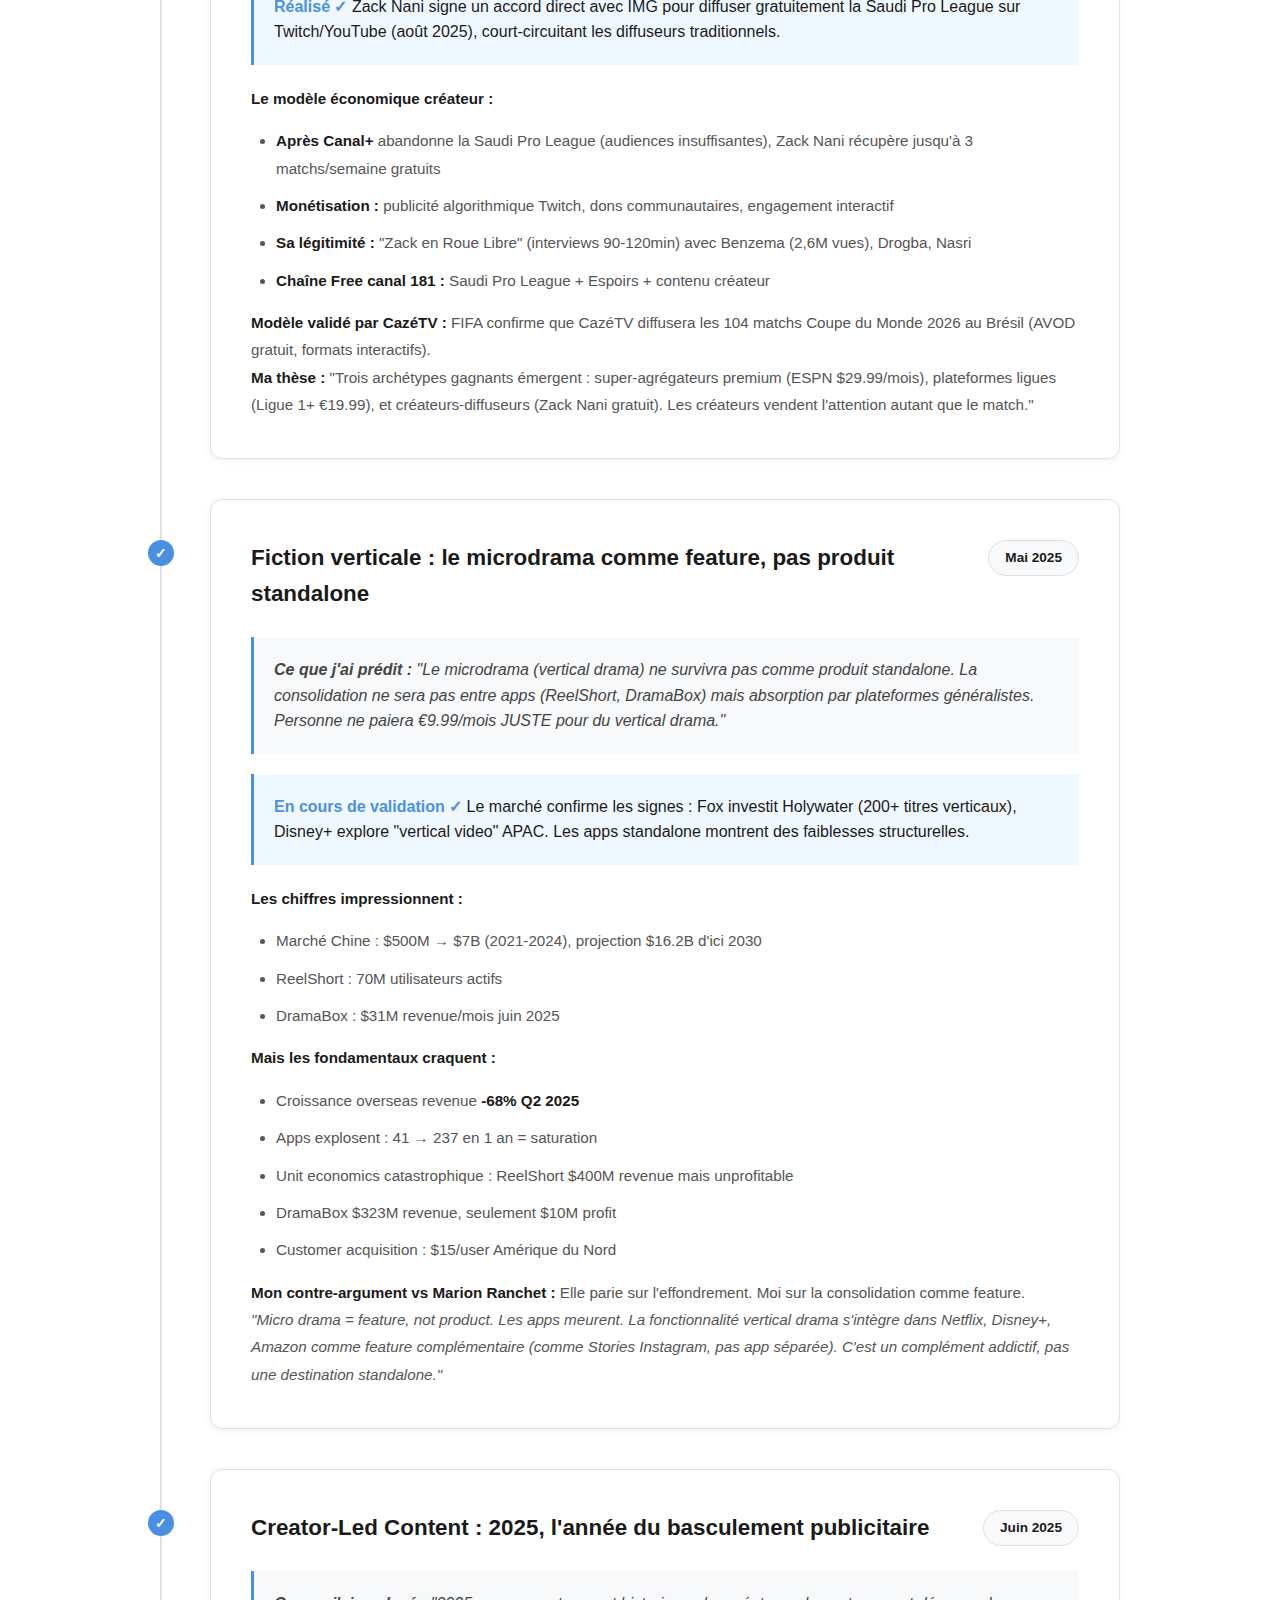
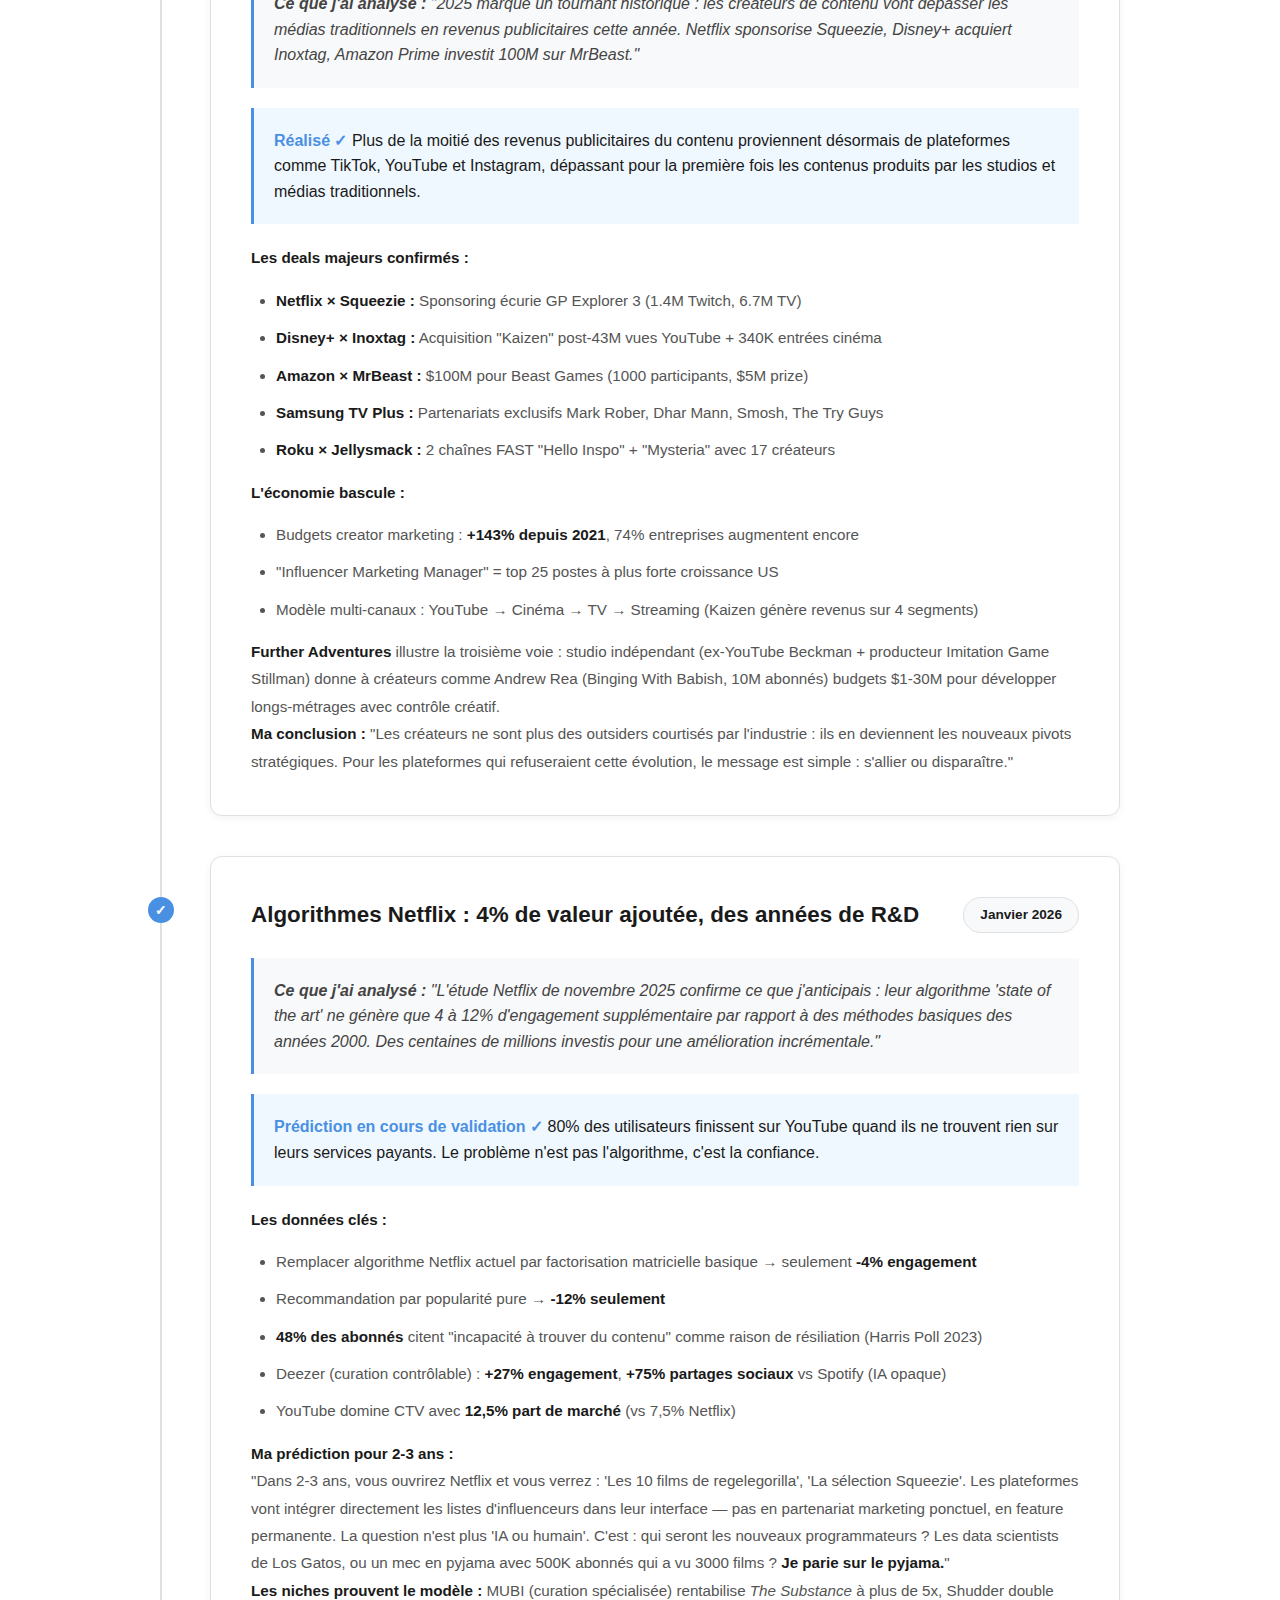
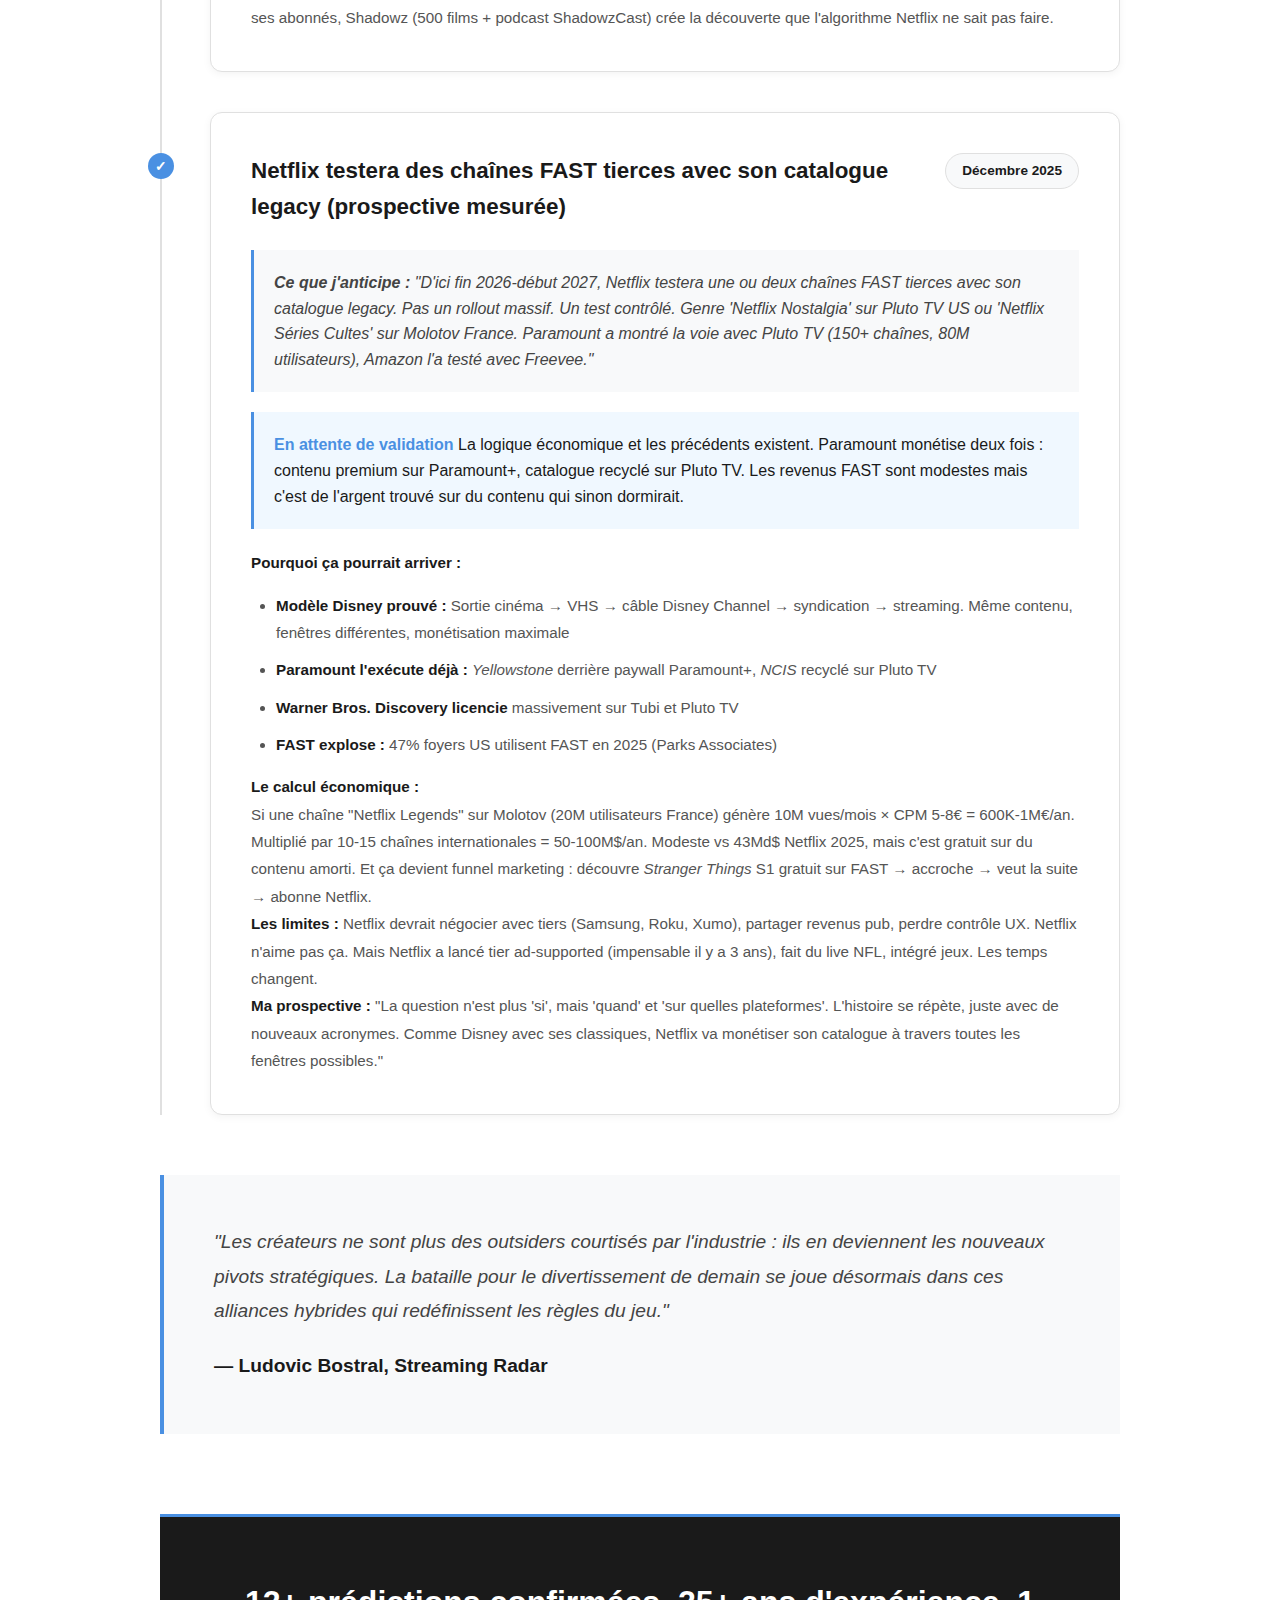
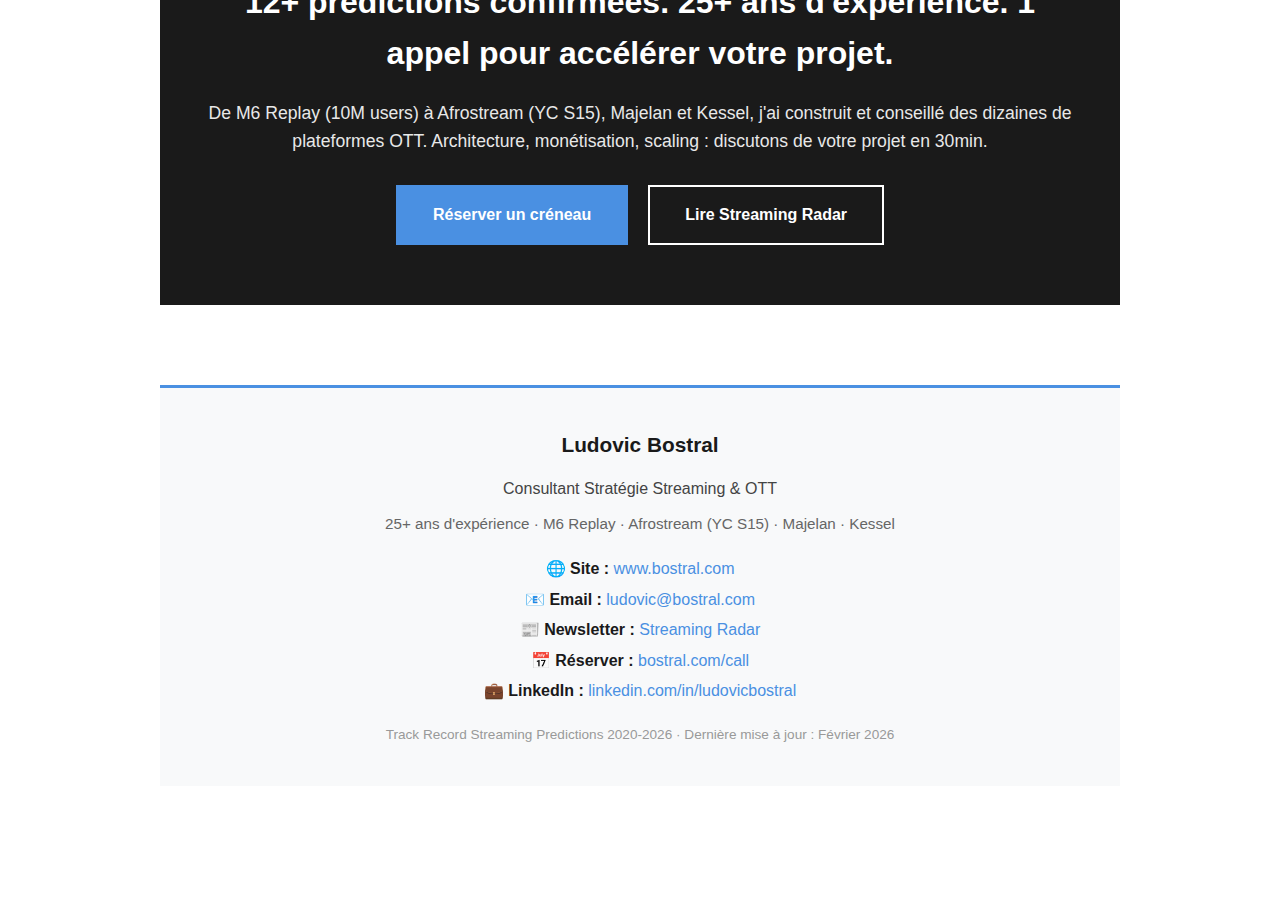
<file: streaming-predictions-fr.html>
<!DOCTYPE html>
<html lang="fr">
<head>
    <meta charset="UTF-8">
    <meta name="viewport" content="width=device-width, initial-scale=1.0">
    <title>Streaming Predictions Track Record | Ludovic Bostral</title>
    <style>
        * {
            margin: 0;
            padding: 0;
            box-sizing: border-box;
        }

        body {
            font-family: -apple-system, BlinkMacSystemFont, 'Segoe UI', Roboto, 'Inter', sans-serif;
            line-height: 1.6;
            color: #1a1a1a;
            background: #ffffff;
        }

        .container {
            max-width: 1000px;
            margin: 0 auto;
            padding: 40px 20px;
        }

        /* Hero Section */
        .hero {
            background: #f8f9fa;
            color: #1a1a1a;
            padding: 50px 40px;
            text-align: left;
            margin-bottom: 60px;
            border-left: 4px solid #4A90E2;
        }

        .hero h1 {
            font-size: 2.2em;
            margin-bottom: 20px;
            font-weight: 600;
            letter-spacing: -0.5px;
            line-height: 1.3;
        }

        .hero p {
            font-size: 1.05em;
            opacity: 0.8;
            max-width: 800px;
            font-weight: 400;
            line-height: 1.7;
            color: #444;
        }

        .hero .date {
            margin-top: 20px;
            font-size: 0.85em;
            opacity: 0.6;
            text-transform: uppercase;
            letter-spacing: 1px;
        }

        /* Intro Section */
        .intro {
            background: #f8f9fa;
            padding: 50px;
            margin-bottom: 60px;
            border-left: 4px solid #4A90E2;
        }

        .intro h2 {
            color: #1a1a1a;
            margin-bottom: 25px;
            font-size: 1.6em;
            font-weight: 600;
        }

        .intro p {
            font-size: 1.05em;
            color: #444;
            margin-bottom: 15px;
            line-height: 1.8;
        }

        .intro a {
            color: #4A90E2;
            text-decoration: none;
            font-weight: 600;
            border-bottom: 1px solid transparent;
            transition: border-bottom 0.2s;
        }

        .intro a:hover {
            border-bottom: 1px solid #4A90E2;
        }

        /* Timeline */
        .timeline {
            position: relative;
            padding-left: 40px;
        }

        .timeline::before {
            content: '';
            position: absolute;
            left: 0;
            top: 0;
            bottom: 0;
            width: 3px;
            background: linear-gradient(180deg, #667eea 0%, #764ba2 100%);
        }

        .prediction {
            background: white;
            padding: 30px;
            margin-bottom: 30px;
            border-radius: 12px;
            position: relative;
            box-shadow: 0 2px 8px rgba(0,0,0,0.05);
            transition: transform 0.2s, box-shadow 0.2s;
        }

        .prediction:hover {
            transform: translateY(-2px);
            box-shadow: 0 4px 16px rgba(102, 126, 234, 0.2);
        }

        .prediction::before {
            content: '✓';
            position: absolute;
            left: -52px;
            top: 30px;
            width: 24px;
            height: 24px;
            background: #10b981;
            color: white;
            border-radius: 50%;
            display: flex;
            align-items: center;
            justify-content: center;
            font-weight: bold;
            font-size: 14px;
        }

        .prediction-header {
            display: flex;
            justify-content: space-between;
            align-items: flex-start;
            margin-bottom: 15px;
        }

        .prediction h3 {
            color: #1a1a1a;
            font-size: 1.4em;
            margin-bottom: 5px;
        }

        .prediction-date {
            background: #667eea;
            color: white;
            padding: 4px 12px;
            border-radius: 20px;
            font-size: 0.85em;
            white-space: nowrap;
            font-weight: 600;
        }

        .prediction-what {
            background: #f3f4f6;
            padding: 15px;
            border-left: 3px solid #667eea;
            margin: 15px 0;
            font-style: italic;
            color: #4b5563;
        }

        .prediction-result {
            background: #ecfdf5;
            padding: 15px;
            border-left: 3px solid #10b981;
            margin: 15px 0;
        }

        .prediction-result strong {
            color: #059669;
        }

        .prediction-details {
            color: #666;
            line-height: 1.8;
        }

        .prediction-details ul {
            margin: 10px 0;
            padding-left: 25px;
        }

        .prediction-details li {
            margin: 8px 0;
        }

        /* Stats Section */
        .stats {
            display: grid;
            grid-template-columns: repeat(auto-fit, minmax(200px, 1fr));
            gap: 30px;
            margin: 60px 0;
        }

        .stat-card {
            background: white;
            padding: 40px 30px;
            text-align: center;
            border: 1px solid #e0e0e0;
            transition: border-color 0.2s;
        }

        .stat-card:hover {
            border-color: #4A90E2;
        }

        .stat-number {
            font-size: 3em;
            font-weight: 700;
            color: #1a1a1a;
            line-height: 1;
        }

        .stat-label {
            color: #666;
            margin-top: 15px;
            font-size: 0.9em;
            line-height: 1.4;
        }

        /* Future Predictions Box */
        .future-predictions {
            background: #1a1a1a;
            color: white;
            padding: 50px;
            margin: 60px 0;
            border-left: 4px solid #4A90E2;
        }

        .future-predictions h2 {
            color: white;
            font-size: 1.8em;
            margin-bottom: 20px;
            font-weight: 600;
        }

        .future-predictions p {
            color: rgba(255,255,255,0.9);
            margin-bottom: 15px;
            line-height: 1.8;
        }

        .predictions-grid {
            display: grid;
            grid-template-columns: 1fr;
            gap: 30px;
            margin-top: 40px;
        }

        .prediction-card {
            background: rgba(255,255,255,0.05);
            padding: 30px;
            border: 1px solid rgba(255,255,255,0.1);
            transition: border-color 0.2s;
        }

        .prediction-card:hover {
            border-color: rgba(74, 144, 226, 0.5);
        }

        .prediction-card h3 {
            color: #4A90E2;
            font-size: 1.2em;
            margin-bottom: 15px;
            font-weight: 600;
        }

        .prediction-card p {
            font-size: 0.95em;
            line-height: 1.7;
        }

        /* Timeline */
        .timeline {
            position: relative;
            padding-left: 50px;
            margin-top: 60px;
        }

        .timeline::before {
            content: '';
            position: absolute;
            left: 0;
            top: 0;
            bottom: 0;
            width: 2px;
            background: #e0e0e0;
        }

        .prediction {
            background: white;
            padding: 40px;
            margin-bottom: 40px;
            position: relative;
            border: 1px solid #e0e0e0;
            transition: border-color 0.2s;
        }

        .prediction:hover {
            border-color: #4A90E2;
        }

        .prediction::before {
            content: '✓';
            position: absolute;
            left: -63px;
            top: 40px;
            width: 26px;
            height: 26px;
            background: #4A90E2;
            color: white;
            border-radius: 50%;
            display: flex;
            align-items: center;
            justify-content: center;
            font-weight: bold;
            font-size: 14px;
        }

        .prediction-header {
            display: flex;
            justify-content: space-between;
            align-items: flex-start;
            margin-bottom: 20px;
            gap: 20px;
        }

        .prediction h3 {
            color: #1a1a1a;
            font-size: 1.4em;
            margin-bottom: 5px;
            font-weight: 600;
        }

        .prediction-date {
            background: #f8f9fa;
            color: #1a1a1a;
            padding: 6px 16px;
            font-size: 0.85em;
            white-space: nowrap;
            font-weight: 600;
            border: 1px solid #e0e0e0;
        }

        .prediction-what {
            background: #f8f9fa;
            padding: 20px;
            border-left: 3px solid #4A90E2;
            margin: 20px 0;
            font-style: italic;
            color: #444;
        }

        .prediction-result {
            background: #f0f8ff;
            padding: 20px;
            border-left: 3px solid #4A90E2;
            margin: 20px 0;
        }

        .prediction-result strong {
            color: #4A90E2;
        }

        .prediction-details {
            color: #555;
            line-height: 1.8;
            font-size: 0.95em;
        }

        .prediction-details ul {
            margin: 15px 0;
            padding-left: 25px;
        }

        .prediction-details li {
            margin: 10px 0;
        }

        .prediction-details strong {
            color: #1a1a1a;
        }

        /* CTA Section */
        .cta {
            background: #1a1a1a;
            color: white;
            padding: 60px 40px;
            text-align: center;
            margin-top: 80px;
            border-top: 3px solid #4A90E2;
        }

        .cta h2 {
            font-size: 2em;
            margin-bottom: 20px;
            font-weight: 600;
        }

        .cta p {
            font-size: 1.1em;
            margin-bottom: 30px;
            opacity: 0.9;
        }

        .cta-buttons {
            display: flex;
            gap: 20px;
            justify-content: center;
            flex-wrap: wrap;
        }

        .btn {
            padding: 15px 35px;
            text-decoration: none;
            font-weight: 600;
            transition: all 0.2s;
            display: inline-block;
            border: 2px solid;
        }

        .btn-primary {
            background: #4A90E2;
            color: white;
            border-color: #4A90E2;
        }

        .btn-primary:hover {
            background: #357ABD;
            border-color: #357ABD;
        }

        .btn-secondary {
            background: transparent;
            color: white;
            border-color: white;
        }

        .btn-secondary:hover {
            background: white;
            color: #1a1a1a;
        }

        /* Quote */
        .quote {
            background: #f8f9fa;
            padding: 50px;
            margin: 60px 0;
            border-left: 4px solid #4A90E2;
            font-size: 1.2em;
            font-style: italic;
            color: #444;
            line-height: 1.8;
        }

        .quote-author {
            margin-top: 20px;
            font-style: normal;
            font-weight: 600;
            color: #1a1a1a;
        }

        /* Responsive */
        @media (max-width: 768px) {
            .hero {
                padding: 40px 25px;
            }

            .hero h1 {
                font-size: 1.8em;
            }

            .timeline {
                padding-left: 35px;
            }

            .prediction::before {
                left: -48px;
            }

            .prediction-header {
                flex-direction: column;
            }

            .prediction-date {
                align-self: flex-start;
            }

            .predictions-grid {
                grid-template-columns: 1fr;
            }

            .intro, .future-predictions, .quote {
                padding: 30px;
            }

            .prediction {
                padding: 30px;
            }
        }
        /* Pas de padding bottom pour le body */
        body {
            padding-bottom: 0;
        }

        /* Optimisations pour PDF/Print */
        @media print {
            body {
                font-size: 11pt;
            }
            
            a {
                color: #4A90E2 !important;
                text-decoration: underline !important;
            }
            
            /* Afficher les URLs après les liens */
            a[href^="http"]:after {
                content: " (" attr(href) ")";
                font-size: 0.8em;
                color: #666;
            }
            
            /* Éviter les sauts de page au milieu des sections */
            .prediction, .stat-card, .prediction-card {
                page-break-inside: avoid;
            }
            
            /* Assurer que les titres restent avec leur contenu */
            h2, h3 {
                page-break-after: avoid;
            }
        }

    </style>
    <link rel="stylesheet" href="predictions.css?v=20260205">
    <script async src="https://www.googletagmanager.com/gtag/js?id=G-VXBFRGGZV3"></script>
</head>
<body>
    <!-- Header -->
    <header class="page-header">
        <div class="header-inner">
            <a href="index.html" class="back-link">← Retour à bostral.com</a>
            <span class="header-title">LUDOVIC BOSTRAL</span>
        </div>
    </header>

    <!-- Sticky Download Button -->
    <div class="sticky-download">
        <span>📄 Télécharger en PDF</span>
        <button id="stickyDownloadBtn" onclick="openDownloadModal()">Télécharger</button>
    </div>

    <div class="container">
        <!-- Hero Section -->
        <div class="hero">
            <h1>Track Record : Prédictions Streaming 2020-2026</h1>
            <p>Une décennie d'anticipations confirmées sur l'évolution de l'industrie du streaming : créateurs sur TV traditionnelle, nouveaux modèles économiques, et batailles pour le contrôle des contenus.</p>
            <div class="date">Dernière mise à jour : Février 2026</div>
        </div>

        <!-- Intro -->
        <div class="intro">
            <h2>Pourquoi ce track record ?</h2>
            <p>En 25+ ans dans l'industrie du streaming (M6 Web, Afrostream, TRACE+), j'ai développé une capacité à identifier les tendances avant qu'elles ne deviennent évidentes.</p>
            <p>Cette page documente mes prédictions qui se sont réalisées depuis 2020, et mes trois paris audacieux pour 2026 : <strong>Créateurs × Opérateurs France</strong>, <strong>Agents IA pub 30%</strong>, et <strong>Big 5 rachète app micro-drama</strong>.</p>
            <p>Sources : mes posts LinkedIn et ma newsletter <a href="https://streamingradar.substack.com" target="_blank">Streaming Radar</a>.</p>
        </div>

        <!-- Stats -->
        <div class="stats">
            <div class="stat-card">
                <div class="stat-number">2020</div>
                <div class="stat-label">Année de ma première prédiction documentée</div>
            </div>
            <div class="stat-card">
                <div class="stat-number">12+</div>
                <div class="stat-label">Prédictions majeures confirmées</div>
            </div>
            <div class="stat-card">
                <div class="stat-number">25+</div>
                <div class="stat-label">Années d'expérience streaming</div>
            </div>
            <div class="stat-card">
                <div class="stat-number">3</div>
                <div class="stat-label">Paris audacieux pour 2026</div>
            </div>
        </div>

        <!-- Future Predictions Section -->
        <div class="future-predictions">
            <h2>🎯 Mes Prédictions 2026</h2>
            <p>Au-delà du consensus (streaming >50%, IA industrielle, M&A $80B+), voici mes paris contre-intuitifs pour 2026.</p>
            
            <div class="predictions-grid">
                <div class="prediction-card">
                    <h3>PARI #1 : Créateurs × Opérateurs France</h3>
                    <p>
                        D'ici fin 2026, <strong>3+ créateurs français signent Free/Bouygues/SFR</strong> pour canaux dédiés. 
                        Le National (Ligue 3) cherche diffuseur depuis DAZN 2024, droits quasi-gratuits. 
                        Les opérateurs ont tout intérêt : contenu exclusif low-cost, différenciation marché, jeunes audiences.
                        <strong>Zack Nani a prouvé le modèle</strong> avec sa chaîne Free canal 181 pour Saudi Pro League + Espoirs.
                    </p>
                </div>
                <div class="prediction-card">
                    <h3>PARI #2 : Agents IA Achètent 30% Pub CTV</h3>
                    <p>
                        PubMatic a déjà fait un achat CTV <strong>100% automatisé avec ROI 192%</strong>. 
                        D'ici fin 2026, <strong>30% achats pub CTV = agents IA</strong>. 
                        Les agences média traditionnelles perdent leur valeur ajoutée (expertise, relations) face à l'IA qui optimise mieux, plus vite, moins cher.
                        <strong>Conséquence emploi :</strong> ~15K jobs acheteurs média US disparus en 18 mois.
                    </p>
                </div>
                <div class="prediction-card">
                    <h3>PARI #3 : Un Big 5 Rachète une App Micro-Drama</h3>
                    <p>
                        <strong>Avant fin 2026, Netflix, Disney, Amazon, Apple ou Warner</strong> aura racheté une app micro-drama (ReelShort, DramaBox) ou lancé un hub vertical dédié. 
                        Le marché global atteint $11B en 2025 (projection $26B d'ici 2030). 
                        TikTok a lancé PineDrama (janvier 2026), Disney+ intègre le vertical (CES 2026), Aronofsky produit avec Google DeepMind.
                        <strong>La consolidation est inévitable.</strong> ReelShort (70M users, $400M revenus) est une cible d'acquisition évidente pour Netflix à ~$2B.
                    </p>
                </div>
            </div>
        </div>

        <!-- Timeline of Predictions -->
        <div class="timeline">
            <!-- Prediction 1: GP Explorer -->
            <div class="prediction">
                <div class="prediction-header">
                    <div>
                        <h3>GP Explorer : Le streaming dépasse la TV</h3>
                    </div>
                    <div class="prediction-date">Juin 2025</div>
                </div>
                
                <div class="prediction-what">
                    <strong>Ce que j'ai prédit :</strong> "Le GP Explorer 3, c'est bien plus qu'un événement communautaire. C'est un laboratoire économique pour le futur du live."
                </div>
                
                <div class="prediction-result">
                    <strong>Réalisé ✓</strong> GP Explorer 3 diffusé sur France TV (France 2 & France 4). Modèle hybride : billetterie (sold out en 2h, 80K spectateurs/jour), merchandising, sponsoring, drops Twitch, + nouveaux droits TV négociés.
                </div>
                
                <div class="prediction-details">
                    <strong>Points clés :</strong>
                    <ul>
                        <li>Co-streaming maîtrisé avec Ibai, Pokimane, HasanAbi → internationalisation sans coûts</li>
                        <li>2 journées NON diffusées sur Twitch = nouveaux droits exploitables (concerts, qualifications, sprint)</li>
                        <li>Chaque spectateur devient un levier de revenus multiples</li>
                    </ul>
                    <p><strong>Mon analyse :</strong> "La télévision et les ligues sportives feraient bien de s'inspirer de ce modèle agile, modulaire, ultra-engageant."</p>
                </div>
            </div>

            <!-- Prediction 2: Creators invade TV -->
            <div class="prediction">
                <div class="prediction-header">
                    <div>
                        <h3>Les créateurs envahissent la télévision</h3>
                    </div>
                    <div class="prediction-date">2023-2024</div>
                </div>
                
                <div class="prediction-what">
                    <strong>Ce que j'ai prédit :</strong> "Les créateurs français envahissent la télé. En se faisant absorber."
                </div>
                
                <div class="prediction-result">
                    <strong>Réalisé ✓</strong> Vague massive de créateurs recrutés par les médias traditionnels français.
                </div>
                
                <div class="prediction-details">
                    <strong>Exemples confirmés :</strong>
                    <ul>
                        <li><strong>Kameto</strong> signe chez Webedia</li>
                        <li><strong>Joyca</strong> passe en prime sur RMC Découverte (1,8M téléspectateurs)</li>
                        <li><strong>GP Explorer 6</strong> touche 6,7 millions de Français</li>
                        <li><strong>France TV</strong> recrute Rivenzi et Poneeey Club pour les JO d'hiver 2026</li>
                        <li><strong>Logan Paul</strong> entre à la WWE</li>
                        <li><strong>MrBeast</strong> signe $100M avec Amazon (50M viewers, 2 saisons)</li>
                    </ul>
                    <p><strong>Mon analyse :</strong> "Les créateurs ne sont plus des outsiders courtisés par l'industrie : ils en deviennent les nouveaux pivots stratégiques. Pour les plateformes qui refuseraient cette évolution, le message est simple : s'allier ou disparaître."</p>
                </div>
            </div>

            <!-- Prediction 3: Final Cut Control -->
            <div class="prediction">
                <div class="prediction-header">
                    <div>
                        <h3>Le piège du "Final Cut" : MrBeast vs Markiplier</h3>
                    </div>
                    <div class="prediction-date">2024</div>
                </div>
                
                <div class="prediction-what">
                    <strong>Ce que j'ai analysé :</strong> "La vraie question, celle qu'on ne pose jamais : qui a le final cut ? Les créateurs se sont construit un super-pouvoir. Faire ce qu'ils veulent, gagner de l'argent, sans demander la permission à personne. Qu'est-ce qu'ils récupèrent en échange de cette liberté ?"
                </div>
                
                <div class="prediction-result">
                    <strong>Validé par les faits ✓</strong> Deux cas opposés illustrent parfaitement mon analyse.
                </div>
                
                <div class="prediction-details">
                    <strong>MrBeast :</strong>
                    <ul>
                        <li>Le plus gros créateur au monde (460M d'abonnés)</li>
                        <li>Avant Amazon : 100% indépendant</li>
                        <li>Résultat : Beast Industries a perdu $110M en 2024 (Bloomberg)</li>
                        <li>Trois années de pertes consécutives</li>
                        <li>WSJ : "negative money", emprunte à sa mère pour son mariage</li>
                        <li>Après Amazon : moins de risques, plus de formatage, prix du deal</li>
                    </ul>
                    
                    <strong>Markiplier (contre-exemple) :</strong>
                    <ul>
                        <li>Budget : moins de $3M, autofinancé, auto-distribué</li>
                        <li>Pas de studio, pas de deal, pas de permission</li>
                        <li>Marketing : un post Instagram, un trailer</li>
                        <li>Résultat : $18M d'ouverture US, $22M+ global, 3000 salles</li>
                        <li>Garde 60% du box-office mondial</li>
                    </ul>
                    
                    <p><strong>Ma conclusion :</strong> "Le problème n'est pas l'indépendance. C'est le modèle. Tu peux garder le contrôle. Mais pas en copiant Hollywood. En restant ce que tu es : un créateur. Qui a le final cut ? <strong>Celui qui n'a jamais eu besoin de le demander.</strong>"</p>
                </div>
            </div>

            <!-- Prediction 4: BeNarative / Remote Commentary -->
            <div class="prediction">
                <div class="prediction-header">
                    <div>
                        <h3>BeNarative : Le futur de la production ne ressemble plus à la régie télé de 1989</h3>
                    </div>
                    <div class="prediction-date">2024</div>
                </div>
                
                <div class="prediction-what">
                    <strong>Ce que j'ai prédit :</strong> "Remote commentary, co-streaming avec des talents (même à 8000 km du plateau), accès et exploitation sécurisée des highlights buts essais résumés. Le futur de la production tient dans une poche, passe par le cloud, et s'adresse directement aux fans là où ils sont."
                </div>
                
                <div class="prediction-result">
                    <strong>En cours de réalisation ✓</strong> Jean-Marc Denoual (Fondateur BeNarative) reprend exactement cette vision dans son post qui mentionne mon analyse.
                </div>
                
                <div class="prediction-details">
                    <p><strong>Ce que propose BeNarative :</strong></p>
                    <ul>
                        <li>Production agile, mobile et cloud-first</li>
                        <li>Pour que vos récits touchent plus de monde, plus vite, avec plus d'impact</li>
                        <li>Que vous soyez détenteur de droits sportifs, fédération, média traditionnel ou plateforme numérique</li>
                    </ul>
                    <p><strong>Mon analyse validée :</strong> La production convergente dont parle Christian Bombrun (DG Webedia) : "Elephant, la filiale production du groupe, fournit TF1, France 2, Canal+, Disney+. Free donne une chaîne à Zack Nani. RMC programme des YouTubers en prime time."</p>
                </div>
            </div>

            <!-- Prediction 5: 2023 Hot Takes -->
            <div class="prediction">
                <div class="prediction-header">
                    <div>
                        <h3>Mes "Hot Takes" pour 2023</h3>
                    </div>
                    <div class="prediction-date">Janvier 2023</div>
                </div>
                
                <div class="prediction-what">
                    <strong>Ce que j'ai prédit en janvier 2023 :</strong>
                    <ul>
                        <li>Les agrégateurs streaming (Canal+, Amazon) vont gagner la guerre de la SVOD</li>
                        <li>Netflix va faire du sport</li>
                        <li>Dazn ou Fubo vont se faire manger par un des big four (Amazon, Disney, Netflix, Warner)</li>
                        <li>Des nouveaux réseaux sociaux vont prendre des grosses parts de marchés</li>
                        <li>On va arrêter de parler des NFT, mais on va acheter de plus en plus de NFT</li>
                    </ul>
                </div>
                
                <div class="prediction-result">
                    <strong>Bilan 2023-2026 :</strong>
                    <ul>
                        <li><strong>✓ Agrégateurs gagnent :</strong> Canal+ et Amazon dominent en France</li>
                        <li><strong>✓ Netflix fait du sport :</strong> WWE, discussions NFL, Jake Paul boxing</li>
                        <li><strong>⏳ Dazn/Fubo :</strong> Fubo en difficulté financière confirmée</li>
                        <li><strong>✓ Nouveaux réseaux sociaux :</strong> Threads de Meta a percé (pas Post.news ni Bluesky)</li>
                        <li><strong>✓ NFT :</strong> On n'en parle plus, mais adoption silencieuse continue</li>
                    </ul>
                </div>
            </div>

            <!-- Prediction 6: Production Convergente -->
            <div class="prediction">
                <div class="prediction-header">
                    <div>
                        <h3>Le retour du modèle Hollywood</h3>
                    </div>
                    <div class="prediction-date">2024</div>
                </div>
                
                <div class="prediction-what">
                    <strong>Mon observation :</strong> "Christian Bombrun, Directeur Général de Webedia, appelle ça la 'production convergente' : Elephant, la filiale production du groupe, fournit TF1, France 2, Canal+, Disney+. Free donne une chaîne à Zack Nani. RMC programme des YouTubers en prime time."
                </div>
                
                <div class="prediction-details">
                    <p><strong>J'appelle ça le retour du modèle Hollywood.</strong></p>
                    <p>La vraie question, celle qu'on ne pose jamais : <strong>qui a le final cut ?</strong></p>
                    <p>Même à cette échelle, l'indépendance ne tient pas. MrBeast a voulu construire un empire, il a perdu $110M. Markiplier a fait un film à $3M dans un sous-marin, multiplié sa mise par six en trois jours.</p>
                    <p><em>"Le problème n'est pas l'indépendance. C'est le modèle. Tu peux garder le contrôle. Mais pas en copiant Hollywood."</em></p>
                </div>
            </div>

            <!-- Prediction 7: Zack Nani Sports Rights -->
            <div class="prediction">
                <div class="prediction-header">
                    <div>
                        <h3>Zack Nani : Les créateurs deviennent diffuseurs de droits sportifs</h3>
                    </div>
                    <div class="prediction-date">Août 2025</div>
                </div>
                
                <div class="prediction-what">
                    <strong>Ce que j'ai prédit :</strong> "Le streaming devient l'axe central des droits sportifs avec trois modèles gagnants : super-agrégateurs premium (ESPN), plateformes ligues (NBA, LFP Ligue 1+) et créateurs-diffuseurs."
                </div>
                
                <div class="prediction-result">
                    <strong>Réalisé ✓</strong> Zack Nani signe un accord direct avec IMG pour diffuser gratuitement la Saudi Pro League sur Twitch/YouTube (août 2025), court-circuitant les diffuseurs traditionnels.
                </div>
                
                <div class="prediction-details">
                    <strong>Le modèle économique créateur :</strong>
                    <ul>
                        <li><strong>Après Canal+</strong> abandonne la Saudi Pro League (audiences insuffisantes), Zack Nani récupère jusqu'à 3 matchs/semaine gratuits</li>
                        <li><strong>Monétisation :</strong> publicité algorithmique Twitch, dons communautaires, engagement interactif</li>
                        <li><strong>Sa légitimité :</strong> "Zack en Roue Libre" (interviews 90-120min) avec Benzema (2,6M vues), Drogba, Nasri</li>
                        <li><strong>Chaîne Free canal 181 :</strong> Saudi Pro League + Espoirs + contenu créateur</li>
                    </ul>
                    <p><strong>Modèle validé par CazéTV :</strong> FIFA confirme que CazéTV diffusera les 104 matchs Coupe du Monde 2026 au Brésil (AVOD gratuit, formats interactifs).</p>
                    <p><strong>Ma thèse :</strong> "Trois archétypes gagnants émergent : super-agrégateurs premium (ESPN $29.99/mois), plateformes ligues (Ligue 1+ €19.99), et créateurs-diffuseurs (Zack Nani gratuit). Les créateurs vendent l'attention autant que le match."</p>
                </div>
            </div>

            <!-- Prediction 8: Vertical Drama -->
            <div class="prediction">
                <div class="prediction-header">
                    <div>
                        <h3>Fiction verticale : le microdrama comme feature, pas produit standalone</h3>
                    </div>
                    <div class="prediction-date">Mai 2025</div>
                </div>
                
                <div class="prediction-what">
                    <strong>Ce que j'ai prédit :</strong> "Le microdrama (vertical drama) ne survivra pas comme produit standalone. La consolidation ne sera pas entre apps (ReelShort, DramaBox) mais absorption par plateformes généralistes. Personne ne paiera €9.99/mois JUSTE pour du vertical drama."
                </div>
                
                <div class="prediction-result">
                    <strong>En cours de validation ✓</strong> Le marché confirme les signes : Fox investit Holywater (200+ titres verticaux), Disney+ explore "vertical video" APAC. Les apps standalone montrent des faiblesses structurelles.
                </div>
                
                <div class="prediction-details">
                    <strong>Les chiffres impressionnent :</strong>
                    <ul>
                        <li>Marché Chine : $500M → $7B (2021-2024), projection $16.2B d'ici 2030</li>
                        <li>ReelShort : 70M utilisateurs actifs</li>
                        <li>DramaBox : $31M revenue/mois juin 2025</li>
                    </ul>
                    
                    <strong>Mais les fondamentaux craquent :</strong>
                    <ul>
                        <li>Croissance overseas revenue <strong>-68% Q2 2025</strong></li>
                        <li>Apps explosent : 41 → 237 en 1 an = saturation</li>
                        <li>Unit economics catastrophique : ReelShort $400M revenue mais unprofitable</li>
                        <li>DramaBox $323M revenue, seulement $10M profit</li>
                        <li>Customer acquisition : $15/user Amérique du Nord</li>
                    </ul>
                    
                    <p><strong>Mon contre-argument vs Marion Ranchet :</strong> Elle parie sur l'effondrement. Moi sur la consolidation comme feature.</p>
                    <p><em>"Micro drama = feature, not product. Les apps meurent. La fonctionnalité vertical drama s'intègre dans Netflix, Disney+, Amazon comme feature complémentaire (comme Stories Instagram, pas app séparée). C'est un complément addictif, pas une destination standalone."</em></p>
                </div>
            </div>

            <!-- Prediction 9: Creator-Led Content Takeover -->
            <div class="prediction">
                <div class="prediction-header">
                    <div>
                        <h3>Creator-Led Content : 2025, l'année du basculement publicitaire</h3>
                    </div>
                    <div class="prediction-date">Juin 2025</div>
                </div>
                
                <div class="prediction-what">
                    <strong>Ce que j'ai analysé :</strong> "2025 marque un tournant historique : les créateurs de contenu vont dépasser les médias traditionnels en revenus publicitaires cette année. Netflix sponsorise Squeezie, Disney+ acquiert Inoxtag, Amazon Prime investit 100M sur MrBeast."
                </div>
                
                <div class="prediction-result">
                    <strong>Réalisé ✓</strong> Plus de la moitié des revenus publicitaires du contenu proviennent désormais de plateformes comme TikTok, YouTube et Instagram, dépassant pour la première fois les contenus produits par les studios et médias traditionnels.
                </div>
                
                <div class="prediction-details">
                    <strong>Les deals majeurs confirmés :</strong>
                    <ul>
                        <li><strong>Netflix × Squeezie :</strong> Sponsoring écurie GP Explorer 3 (1.4M Twitch, 6.7M TV)</li>
                        <li><strong>Disney+ × Inoxtag :</strong> Acquisition "Kaizen" post-43M vues YouTube + 340K entrées cinéma</li>
                        <li><strong>Amazon × MrBeast :</strong> $100M pour Beast Games (1000 participants, $5M prize)</li>
                        <li><strong>Samsung TV Plus :</strong> Partenariats exclusifs Mark Rober, Dhar Mann, Smosh, The Try Guys</li>
                        <li><strong>Roku × Jellysmack :</strong> 2 chaînes FAST "Hello Inspo" + "Mysteria" avec 17 créateurs</li>
                    </ul>
                    
                    <strong>L'économie bascule :</strong>
                    <ul>
                        <li>Budgets creator marketing : <strong>+143% depuis 2021</strong>, 74% entreprises augmentent encore</li>
                        <li>"Influencer Marketing Manager" = top 25 postes à plus forte croissance US</li>
                        <li>Modèle multi-canaux : YouTube → Cinéma → TV → Streaming (Kaizen génère revenus sur 4 segments)</li>
                    </ul>
                    
                    <p><strong>Further Adventures</strong> illustre la troisième voie : studio indépendant (ex-YouTube Beckman + producteur Imitation Game Stillman) donne à créateurs comme Andrew Rea (Binging With Babish, 10M abonnés) budgets $1-30M pour développer longs-métrages avec contrôle créatif.</p>
                    
                    <p><strong>Ma conclusion :</strong> "Les créateurs ne sont plus des outsiders courtisés par l'industrie : ils en deviennent les nouveaux pivots stratégiques. Pour les plateformes qui refuseraient cette évolution, le message est simple : s'allier ou disparaître."</p>
                </div>
            </div>

            <!-- Prediction 10: Netflix Algorithms Efficiency -->
            <div class="prediction">
                <div class="prediction-header">
                    <div>
                        <h3>Algorithmes Netflix : 4% de valeur ajoutée, des années de R&D</h3>
                    </div>
                    <div class="prediction-date">Janvier 2026</div>
                </div>
                
                <div class="prediction-what">
                    <strong>Ce que j'ai analysé :</strong> "L'étude Netflix de novembre 2025 confirme ce que j'anticipais : leur algorithme 'state of the art' ne génère que 4 à 12% d'engagement supplémentaire par rapport à des méthodes basiques des années 2000. Des centaines de millions investis pour une amélioration incrémentale."
                </div>
                
                <div class="prediction-result">
                    <strong>Prédiction en cours de validation ✓</strong> 80% des utilisateurs finissent sur YouTube quand ils ne trouvent rien sur leurs services payants. Le problème n'est pas l'algorithme, c'est la confiance.
                </div>
                
                <div class="prediction-details">
                    <strong>Les données clés :</strong>
                    <ul>
                        <li>Remplacer algorithme Netflix actuel par factorisation matricielle basique → seulement <strong>-4% engagement</strong></li>
                        <li>Recommandation par popularité pure → <strong>-12% seulement</strong></li>
                        <li><strong>48% des abonnés</strong> citent "incapacité à trouver du contenu" comme raison de résiliation (Harris Poll 2023)</li>
                        <li>Deezer (curation contrôlable) : <strong>+27% engagement</strong>, <strong>+75% partages sociaux</strong> vs Spotify (IA opaque)</li>
                        <li>YouTube domine CTV avec <strong>12,5% part de marché</strong> (vs 7,5% Netflix)</li>
                    </ul>
                    
                    <strong>Ma prédiction pour 2-3 ans :</strong>
                    <p>"Dans 2-3 ans, vous ouvrirez Netflix et vous verrez : 'Les 10 films de regelegorilla', 'La sélection Squeezie'. Les plateformes vont intégrer directement les listes d'influenceurs dans leur interface — pas en partenariat marketing ponctuel, en feature permanente. La question n'est plus 'IA ou humain'. C'est : qui seront les nouveaux programmateurs ? Les data scientists de Los Gatos, ou un mec en pyjama avec 500K abonnés qui a vu 3000 films ? <strong>Je parie sur le pyjama.</strong>"</p>
                    
                    <p><strong>Les niches prouvent le modèle :</strong> MUBI (curation spécialisée) rentabilise <em>The Substance</em> à plus de 5x, Shudder double ses abonnés, Shadowz (500 films + podcast ShadowzCast) crée la découverte que l'algorithme Netflix ne sait pas faire.</p>
                </div>
            </div>

            <!-- Prediction 11: Netflix FAST Channels Prospective -->
            <div class="prediction">
                <div class="prediction-header">
                    <div>
                        <h3>Netflix testera des chaînes FAST tierces avec son catalogue legacy (prospective mesurée)</h3>
                    </div>
                    <div class="prediction-date">Décembre 2025</div>
                </div>
                
                <div class="prediction-what">
                    <strong>Ce que j'anticipe :</strong> "D'ici fin 2026-début 2027, Netflix testera une ou deux chaînes FAST tierces avec son catalogue legacy. Pas un rollout massif. Un test contrôlé. Genre 'Netflix Nostalgia' sur Pluto TV US ou 'Netflix Séries Cultes' sur Molotov France. Paramount a montré la voie avec Pluto TV (150+ chaînes, 80M utilisateurs), Amazon l'a testé avec Freevee."
                </div>
                
                <div class="prediction-result">
                    <strong>En attente de validation</strong> La logique économique et les précédents existent. Paramount monétise deux fois : contenu premium sur Paramount+, catalogue recyclé sur Pluto TV. Les revenus FAST sont modestes mais c'est de l'argent trouvé sur du contenu qui sinon dormirait.
                </div>
                
                <div class="prediction-details">
                    <strong>Pourquoi ça pourrait arriver :</strong>
                    <ul>
                        <li><strong>Modèle Disney prouvé :</strong> Sortie cinéma → VHS → câble Disney Channel → syndication → streaming. Même contenu, fenêtres différentes, monétisation maximale</li>
                        <li><strong>Paramount l'exécute déjà :</strong> <em>Yellowstone</em> derrière paywall Paramount+, <em>NCIS</em> recyclé sur Pluto TV</li>
                        <li><strong>Warner Bros. Discovery licencie</strong> massivement sur Tubi et Pluto TV</li>
                        <li><strong>FAST explose :</strong> 47% foyers US utilisent FAST en 2025 (Parks Associates)</li>
                    </ul>
                    
                    <strong>Le calcul économique :</strong>
                    <p>Si une chaîne "Netflix Legends" sur Molotov (20M utilisateurs France) génère 10M vues/mois × CPM 5-8€ = 600K-1M€/an. Multiplié par 10-15 chaînes internationales = 50-100M$/an. Modeste vs 43Md$ Netflix 2025, mais c'est gratuit sur du contenu amorti. Et ça devient funnel marketing : découvre <em>Stranger Things</em> S1 gratuit sur FAST → accroche → veut la suite → abonne Netflix.</p>
                    
                    <p><strong>Les limites :</strong> Netflix devrait négocier avec tiers (Samsung, Roku, Xumo), partager revenus pub, perdre contrôle UX. Netflix n'aime pas ça. Mais Netflix a lancé tier ad-supported (impensable il y a 3 ans), fait du live NFL, intégré jeux. Les temps changent.</p>
                    
                    <p><strong>Ma prospective :</strong> "La question n'est plus 'si', mais 'quand' et 'sur quelles plateformes'. L'histoire se répète, juste avec de nouveaux acronymes. Comme Disney avec ses classiques, Netflix va monétiser son catalogue à travers toutes les fenêtres possibles."</p>
                </div>
            </div>
        </div>

        <!-- Quote Section -->
        <div class="quote">
            "Les créateurs ne sont plus des outsiders courtisés par l'industrie : ils en deviennent les nouveaux pivots stratégiques. La bataille pour le divertissement de demain se joue désormais dans ces alliances hybrides qui redéfinissent les règles du jeu."
            <div class="quote-author">— Ludovic Bostral, Streaming Radar</div>
        </div>

        <!-- CTA Section -->
        <div class="cta">
            <h2>12+ prédictions confirmées. 25+ ans d'expérience. 1 appel pour accélérer votre projet.</h2>
            <p>De M6 Replay (10M users) à Afrostream (YC S15), Majelan et Kessel, j'ai construit et conseillé des dizaines de plateformes OTT. Architecture, monétisation, scaling : discutons de votre projet en 30min.</p>
            <div class="cta-buttons">
                <a href="/call?lang=fr" class="btn btn-primary" target="_blank">Réserver un créneau</a>
                <a href="https://streamingradar.substack.com" class="btn btn-secondary" target="_blank">Lire Streaming Radar</a>
            </div>
        </div>

        <!-- PDF Download Modal -->
        <div id="pdfModal" class="pdf-modal">
            <div class="pdf-modal-content">
                <button class="pdf-modal-close" onclick="closeDownloadModal()">&times;</button>
                <h2>📄 Télécharger le PDF</h2>
                <p>Entrez votre email pour recevoir le PDF instantanément.</p>
                <form id="pdfDownloadForm">
                    <input type="email" id="pdfEmail" name="email" required placeholder="votre@email.com">
                    <button type="submit">Télécharger le PDF</button>
                    <p class="privacy">🔒 Pas de spam • Désabonnement à tout moment</p>
                </form>
            </div>
        </div>

        <script>window.PRED_LANG = 'fr'; window.PRED_SUCCESS = '✓ PDF téléchargé !';</script>
        <script src="predictions.js?v=20260205"></script>

        <!-- Footer pour PDF -->
        <div style="margin-top: 80px; padding: 40px; background: #f8f9fa; border-top: 3px solid #4A90E2; text-align: center;">
            <h3 style="margin: 0 0 15px 0; font-size: 1.3em; color: #1a1a1a;">Ludovic Bostral</h3>
            <p style="margin: 0 0 10px 0; color: #444; font-size: 1em;">Consultant Stratégie Streaming & OTT</p>
            <p style="margin: 0 0 15px 0; color: #666; font-size: 0.95em;">25+ ans d'expérience · M6 Replay · Afrostream (YC S15) · Majelan · Kessel</p>
            <div style="margin: 20px 0;">
                <p style="margin: 5px 0;"><strong>🌐 Site :</strong> <a href="https://www.bostral.com" style="color: #4A90E2; text-decoration: none;">www.bostral.com</a></p>
                <p style="margin: 5px 0;"><strong>📧 Email :</strong> <a href="mailto:ludovic@bostral.com" style="color: #4A90E2; text-decoration: none;">ludovic@bostral.com</a></p>
                <p style="margin: 5px 0;"><strong>📰 Newsletter :</strong> <a href="https://streamingradar.substack.com" style="color: #4A90E2; text-decoration: none;">Streaming Radar</a></p>
                <p style="margin: 5px 0;"><strong>📅 Réserver :</strong> <a href="/call?lang=fr" style="color: #4A90E2; text-decoration: none;">bostral.com/call</a></p>
                <p style="margin: 5px 0;"><strong>💼 LinkedIn :</strong> <a href="https://www.linkedin.com/in/ludovicbostral" style="color: #4A90E2; text-decoration: none;">linkedin.com/in/ludovicbostral</a></p>
            </div>
            <p style="margin: 20px 0 0 0; font-size: 0.85em; color: #999;">Track Record Streaming Predictions 2020-2026 · Dernière mise à jour : Février 2026</p>
        </div>
    </div>

</body>
</html>
</file>
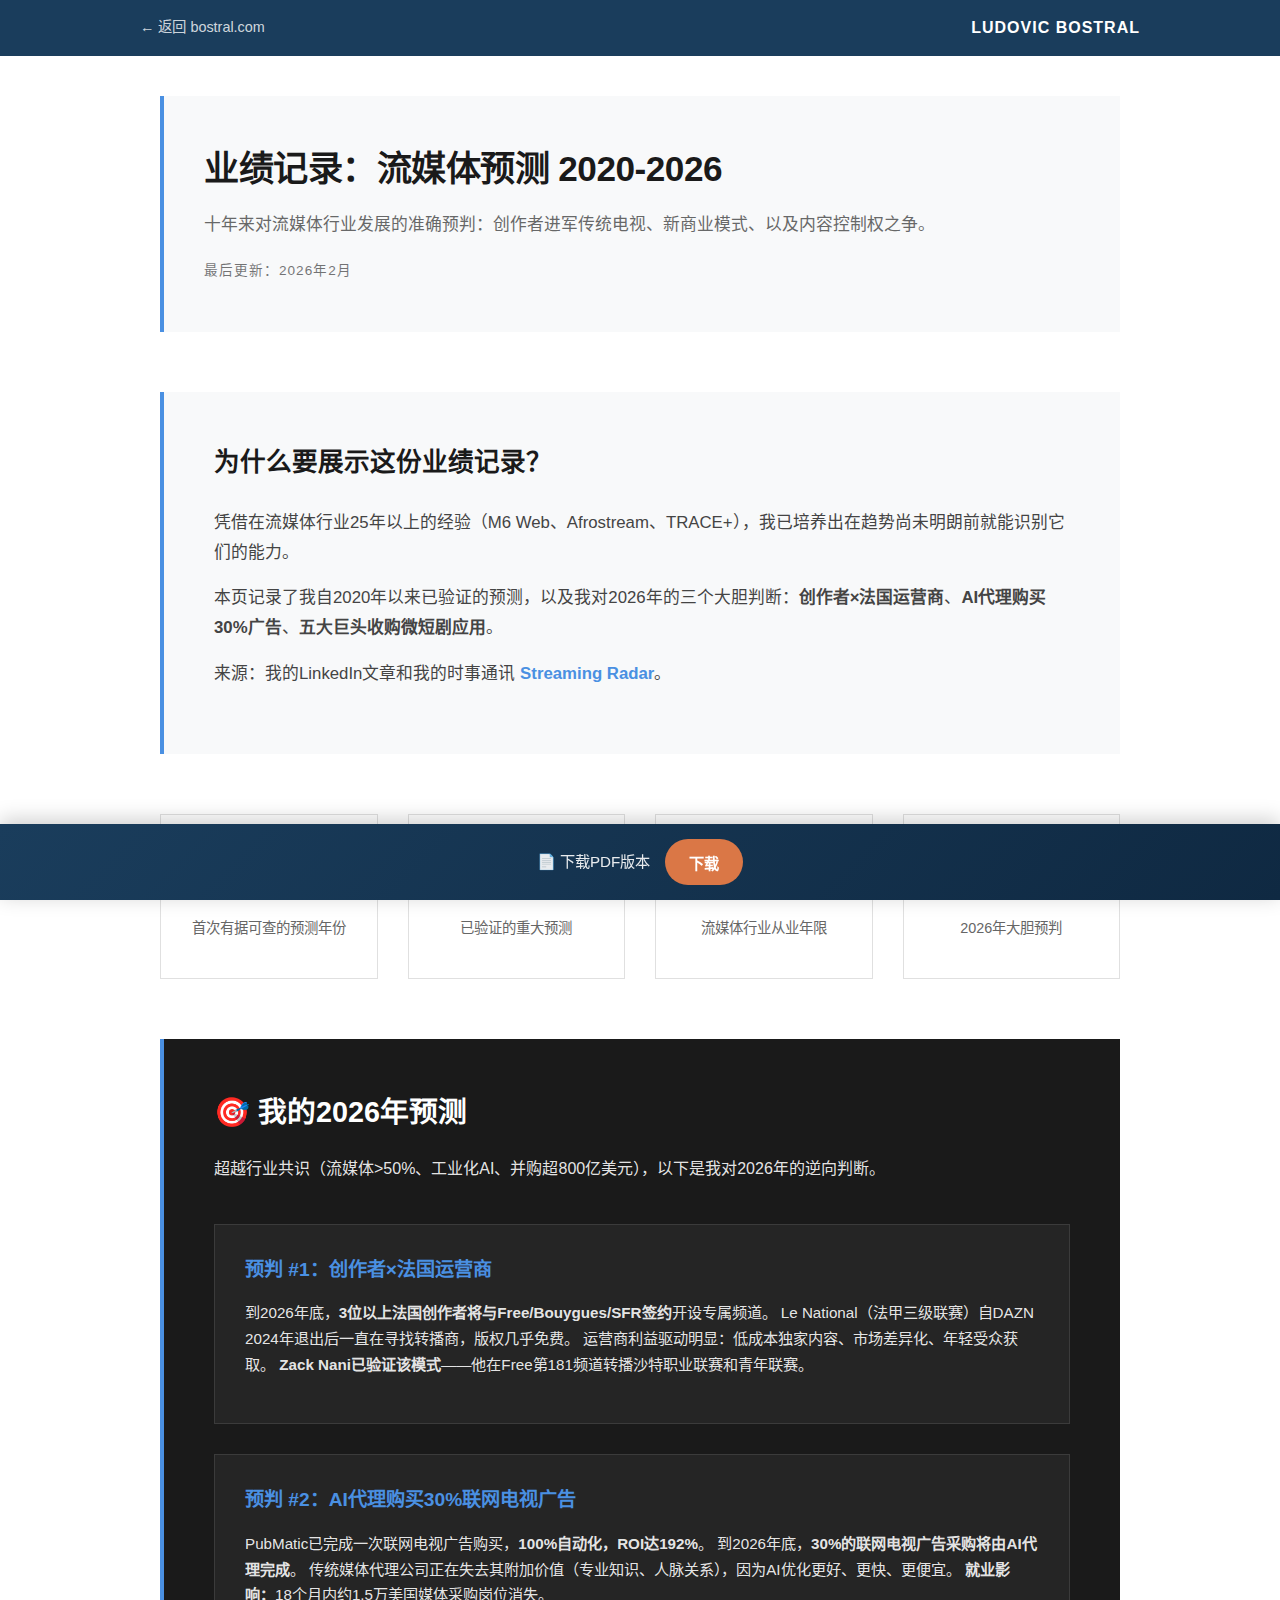
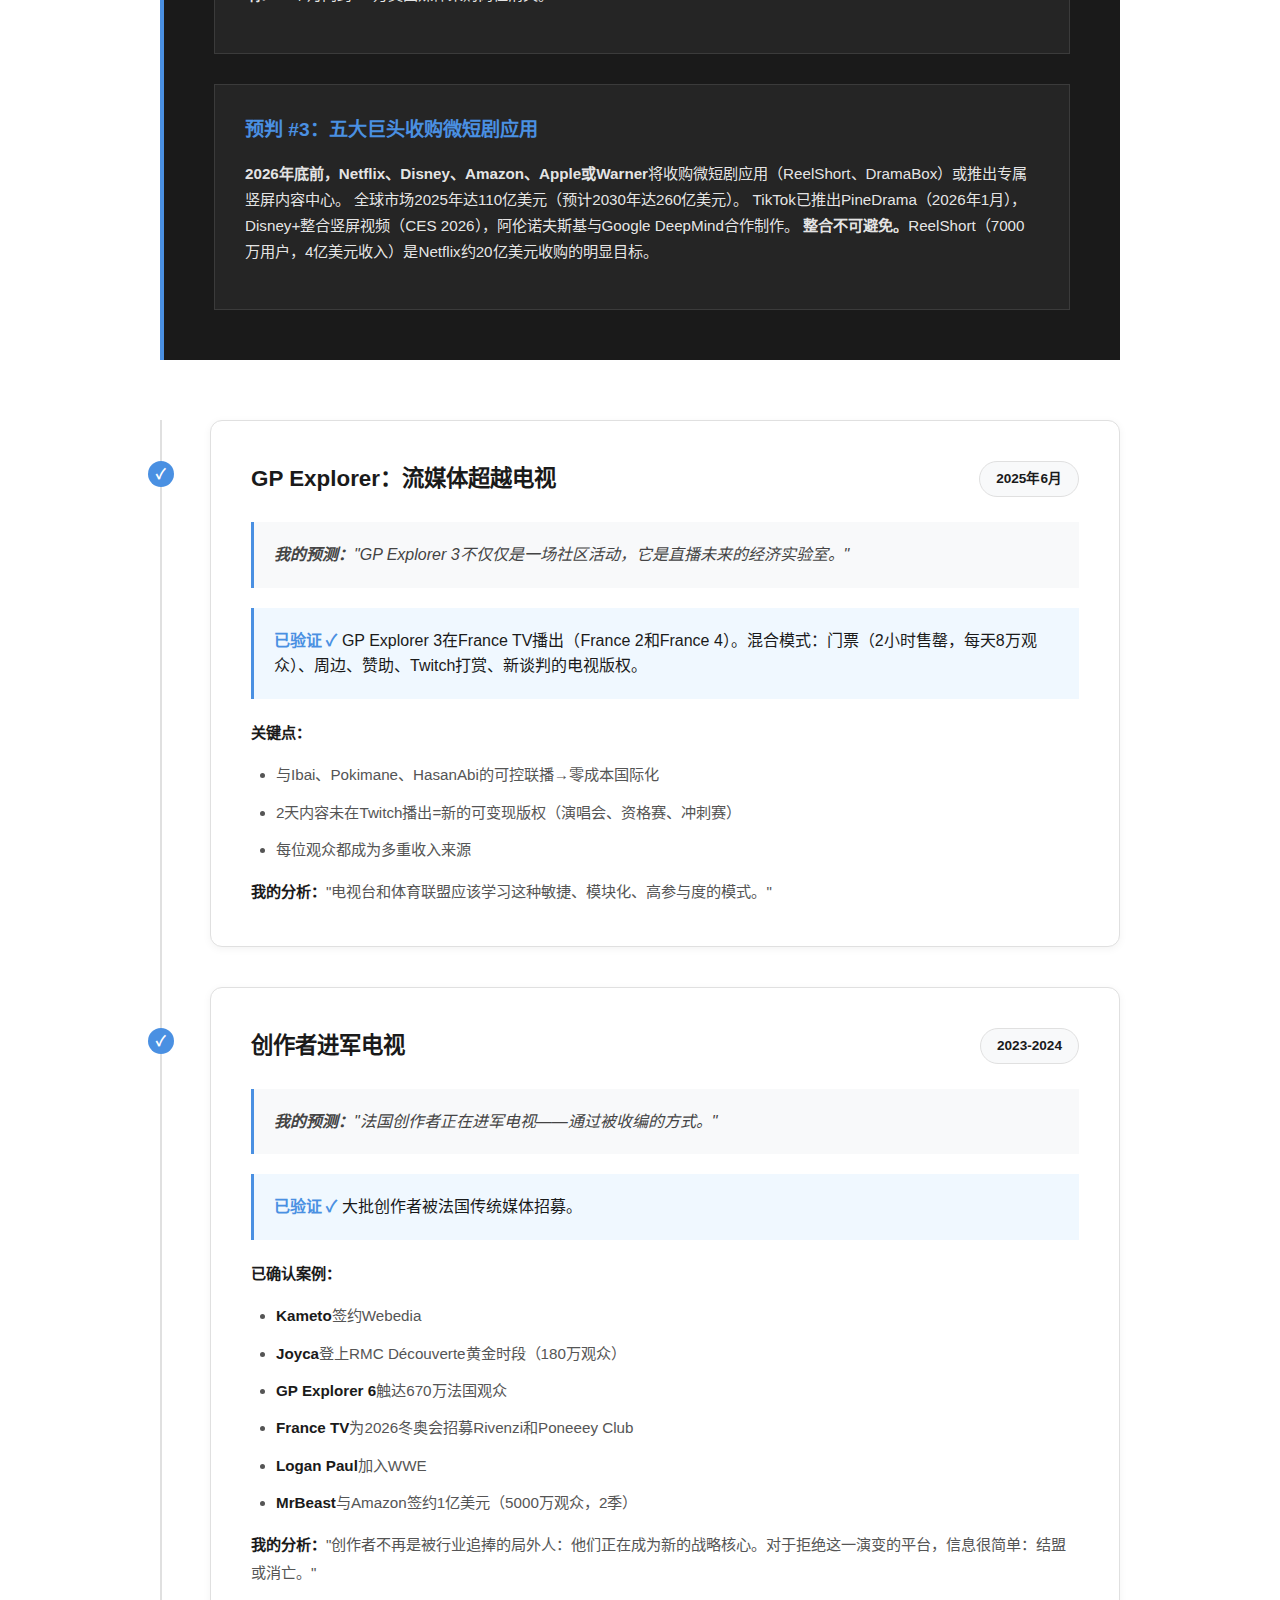
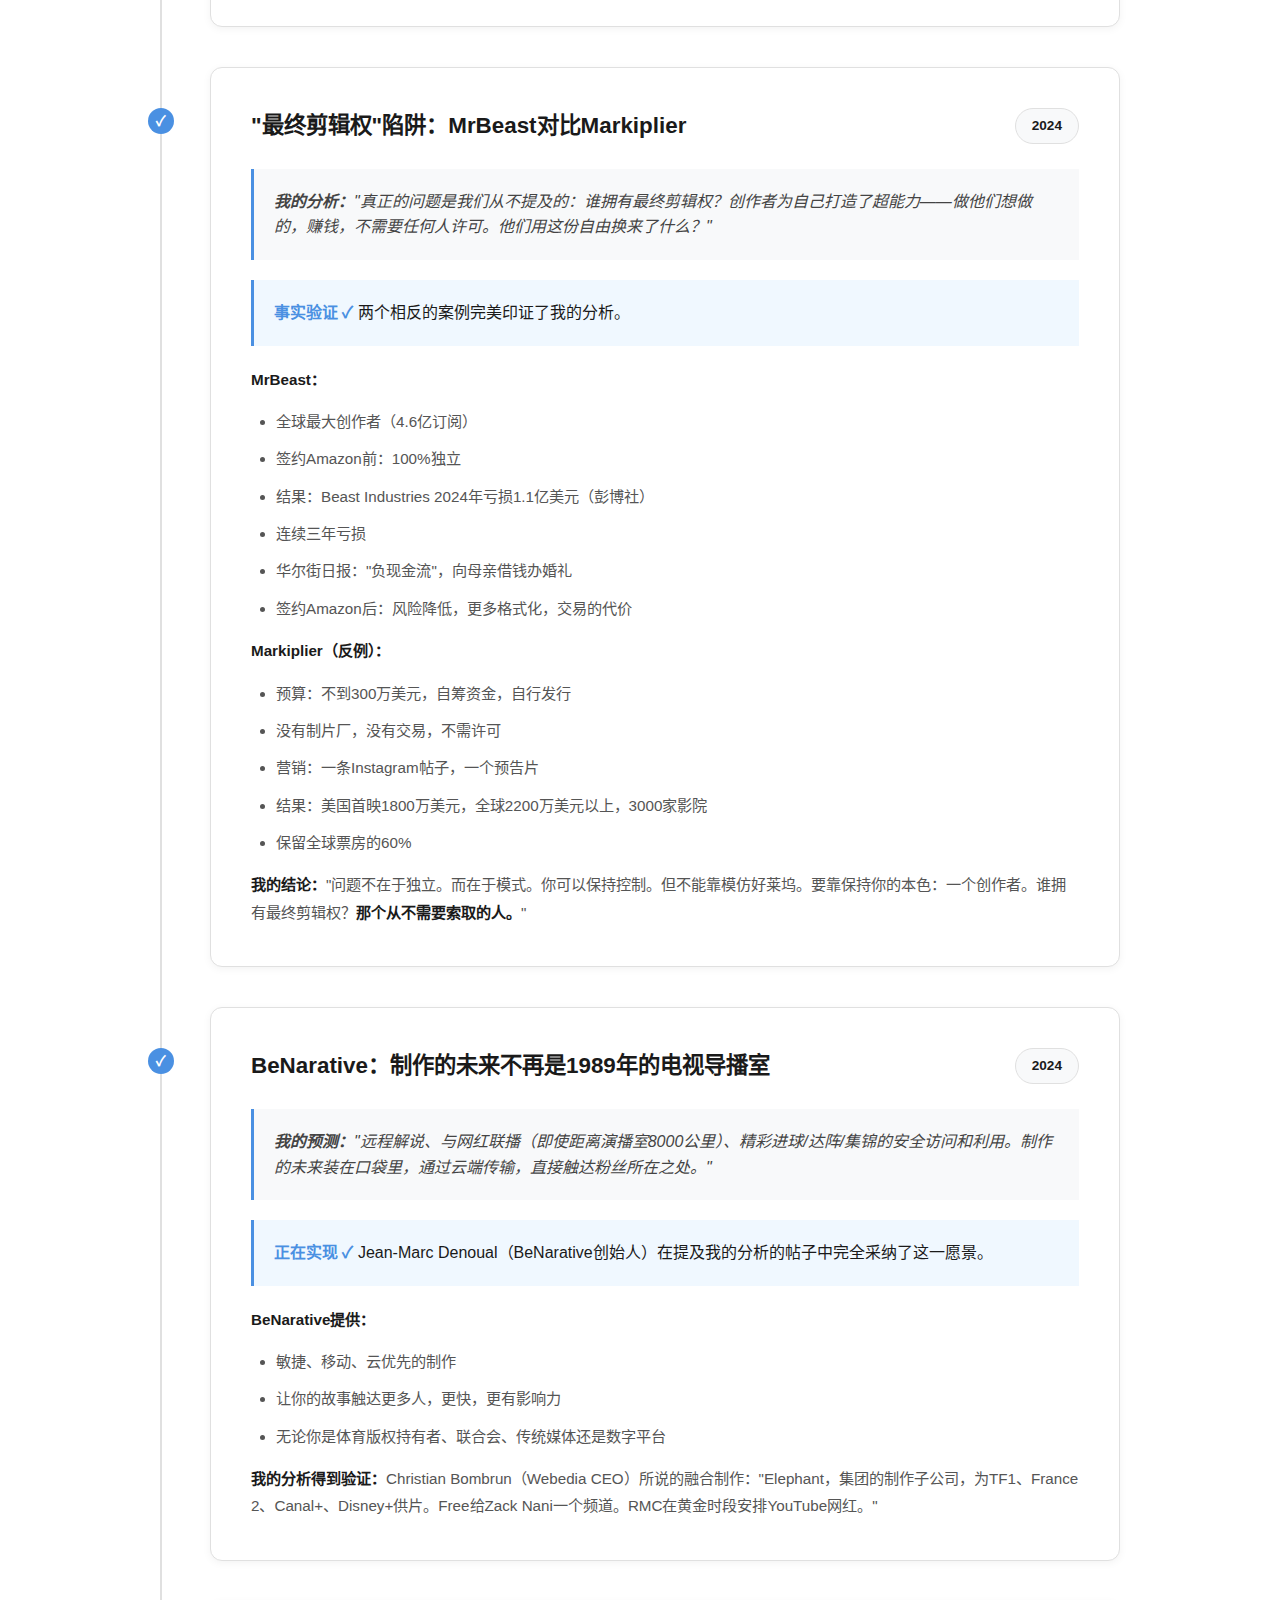
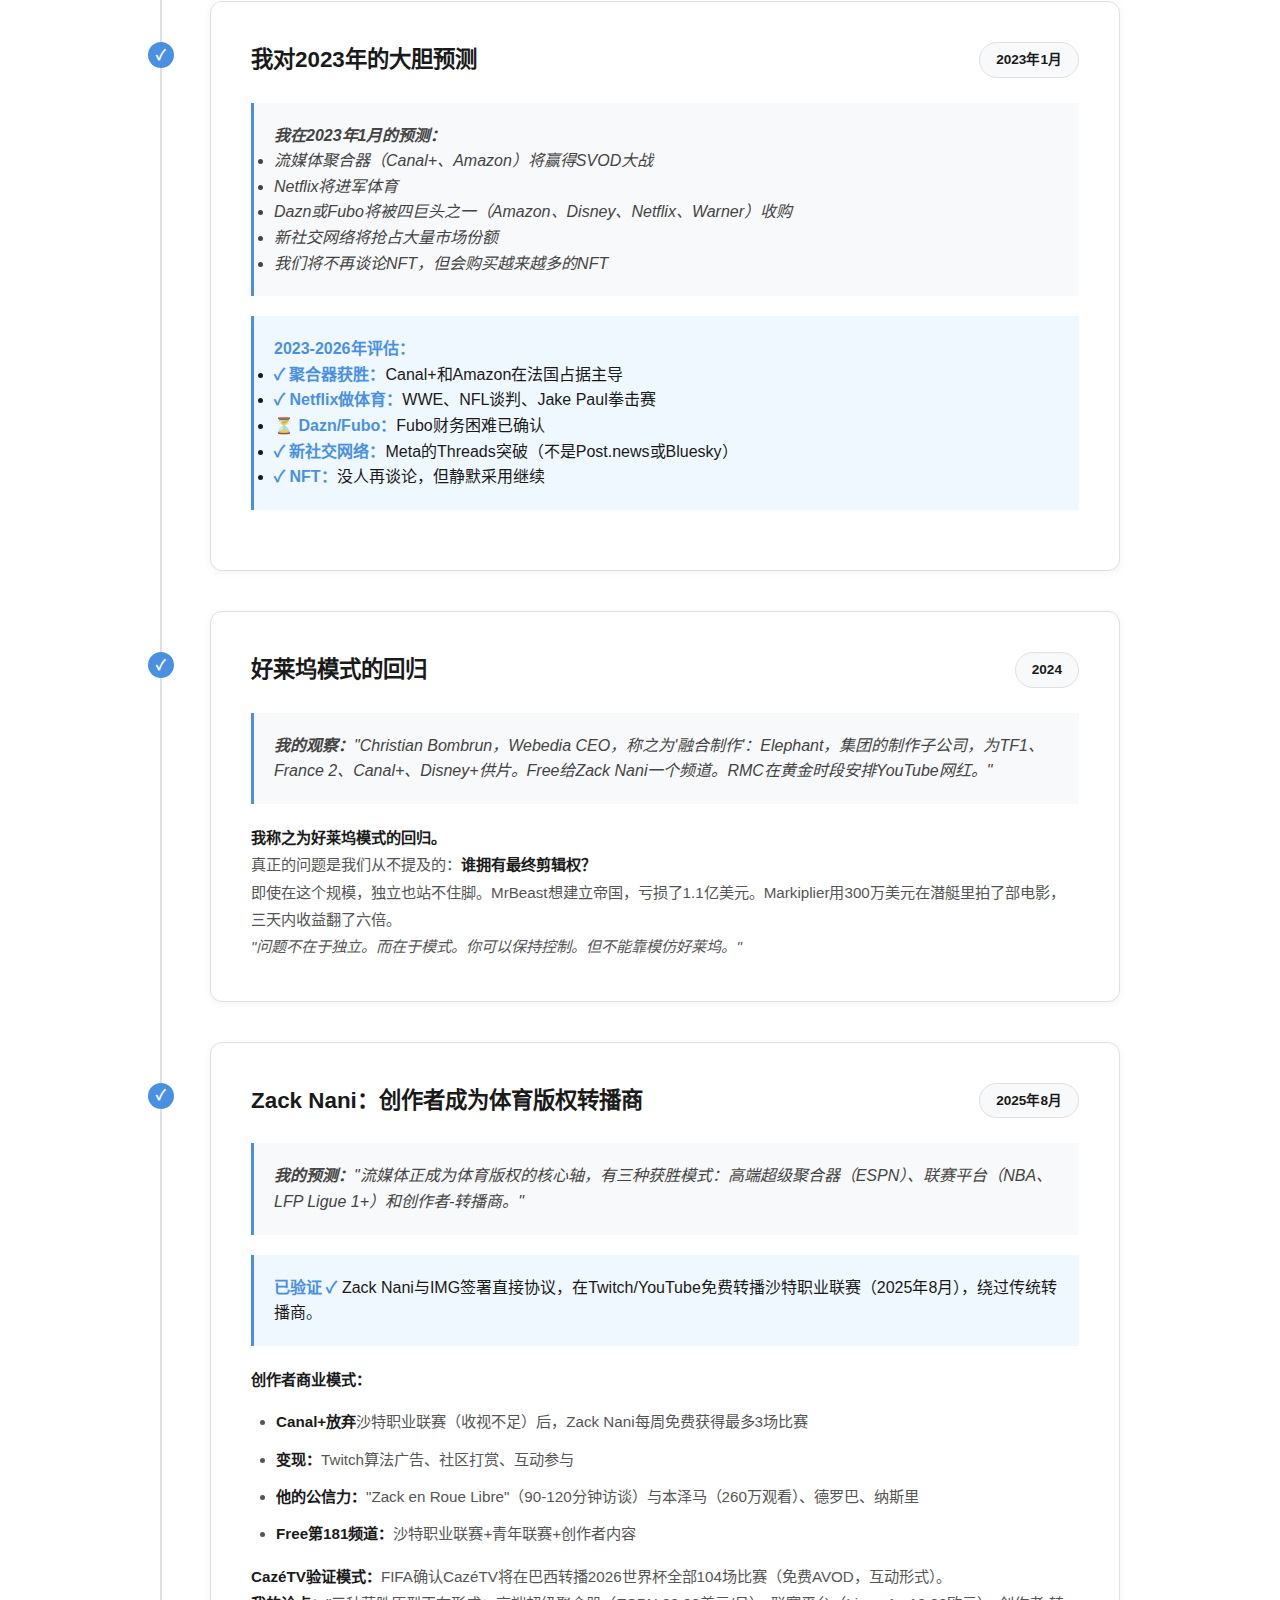
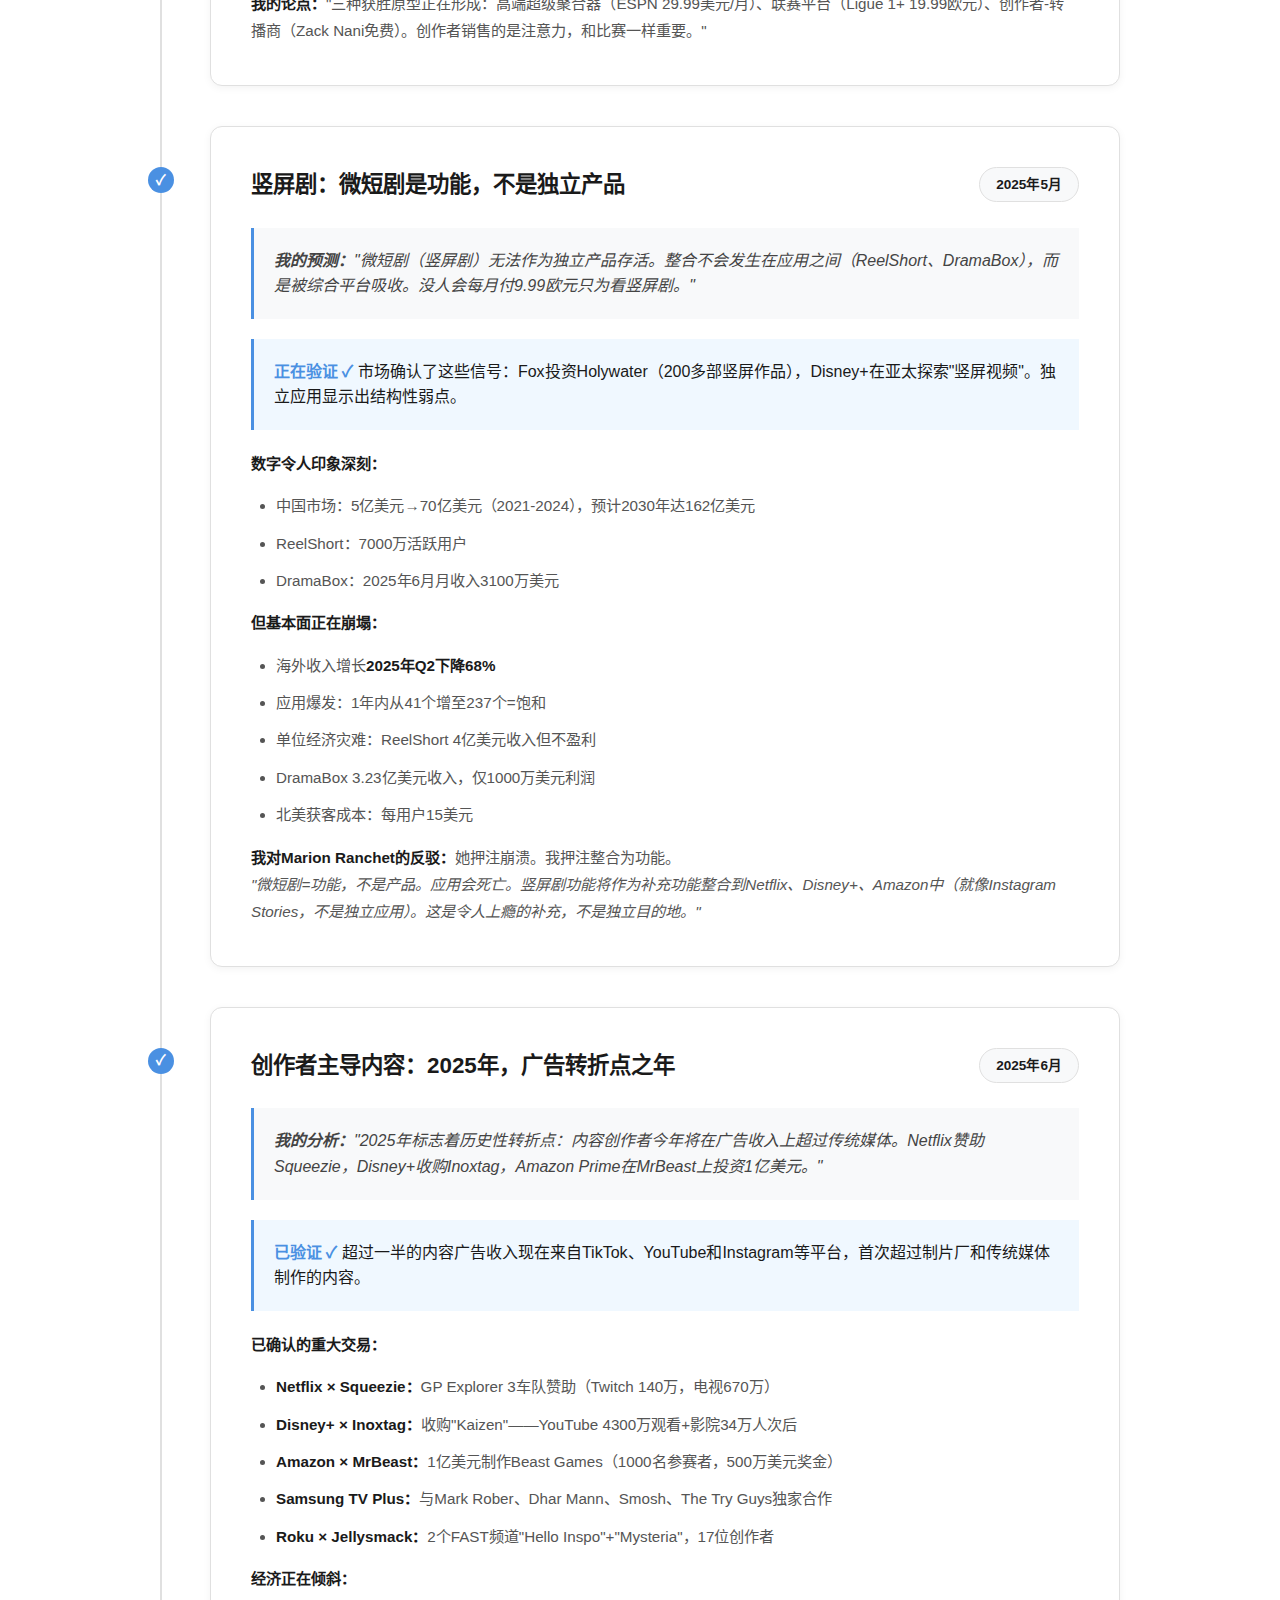
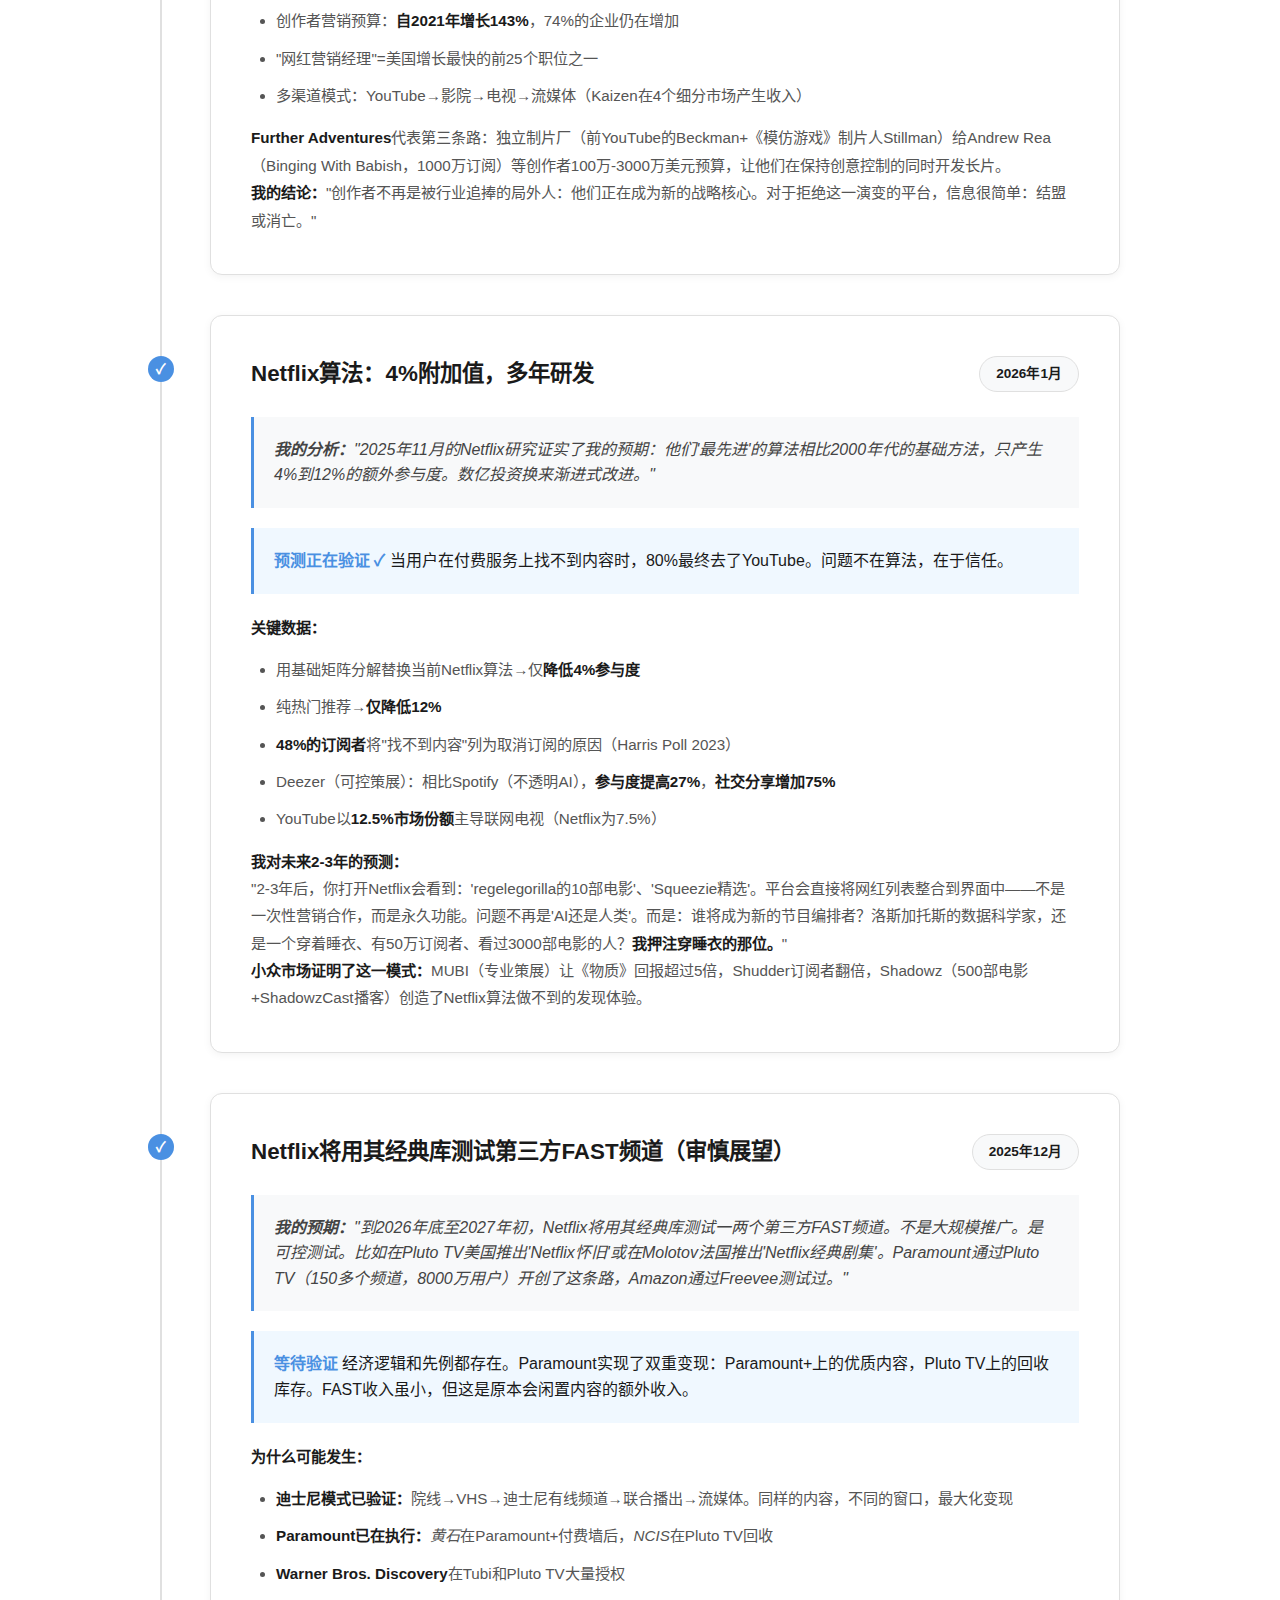
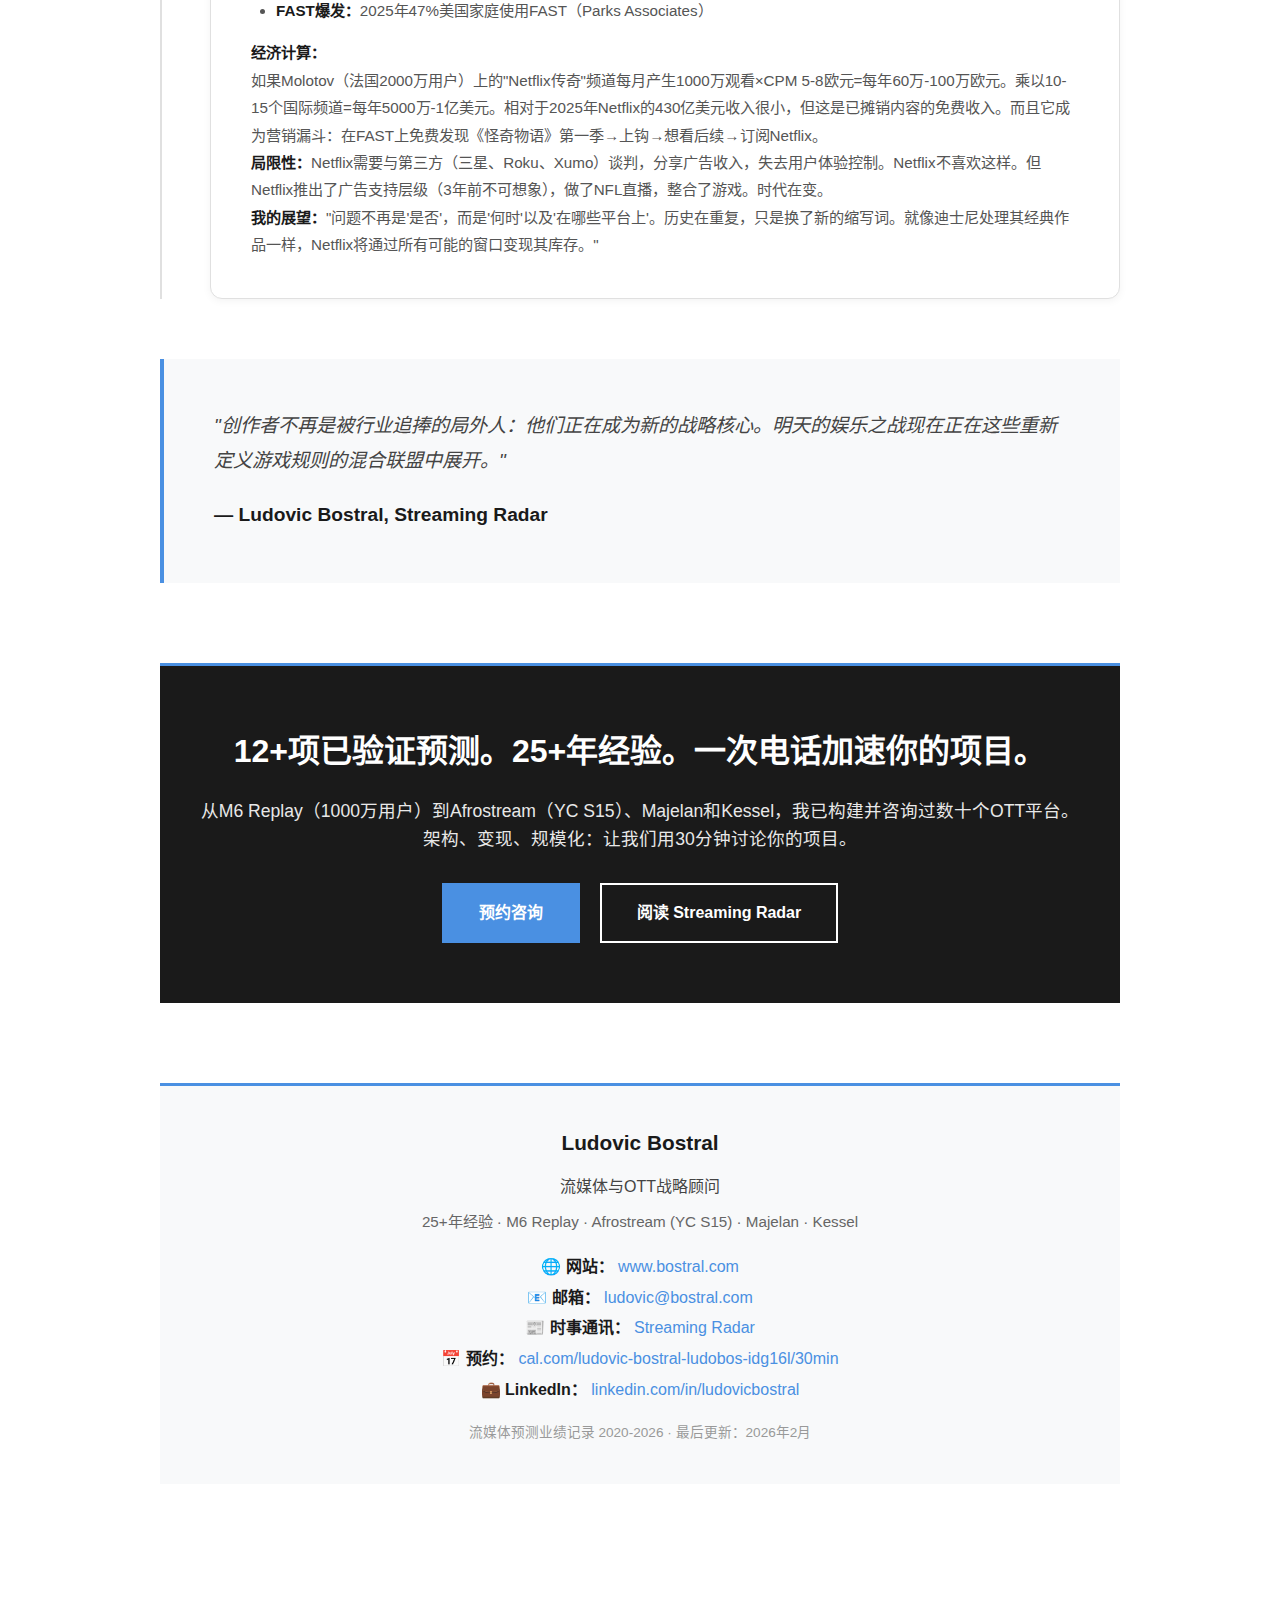
<file: streaming-predictions-zh.html>
<!DOCTYPE html>
<html lang="zh-CN">
<head>
    <meta charset="UTF-8">
    <meta name="viewport" content="width=device-width, initial-scale=1.0">
    <title>流媒体预测业绩记录 | Ludovic Bostral</title>
    <style>
        * {
            margin: 0;
            padding: 0;
            box-sizing: border-box;
        }

        body {
            font-family: -apple-system, BlinkMacSystemFont, 'Segoe UI', Roboto, 'PingFang SC', 'Microsoft YaHei', sans-serif;
            line-height: 1.6;
            color: #1a1a1a;
            background: #ffffff;
        }

        .container {
            max-width: 1000px;
            margin: 0 auto;
            padding: 40px 20px;
        }

        /* Hero Section */
        .hero {
            background: #f8f9fa;
            color: #1a1a1a;
            padding: 50px 40px;
            text-align: left;
            margin-bottom: 60px;
            border-left: 4px solid #4A90E2;
        }

        .hero h1 {
            font-size: 2.2em;
            margin-bottom: 20px;
            font-weight: 600;
            letter-spacing: -0.5px;
            line-height: 1.3;
        }

        .hero p {
            font-size: 1.05em;
            opacity: 0.8;
            max-width: 800px;
            font-weight: 400;
            line-height: 1.7;
            color: #444;
        }

        .hero .date {
            margin-top: 20px;
            font-size: 0.85em;
            opacity: 0.6;
            text-transform: uppercase;
            letter-spacing: 1px;
        }

        /* Intro Section */
        .intro {
            background: #f8f9fa;
            padding: 50px;
            margin-bottom: 60px;
            border-left: 4px solid #4A90E2;
        }

        .intro h2 {
            color: #1a1a1a;
            margin-bottom: 25px;
            font-size: 1.6em;
            font-weight: 600;
        }

        .intro p {
            font-size: 1.05em;
            color: #444;
            margin-bottom: 15px;
            line-height: 1.8;
        }

        .intro a {
            color: #4A90E2;
            text-decoration: none;
            font-weight: 600;
            border-bottom: 1px solid transparent;
            transition: border-bottom 0.2s;
        }

        .intro a:hover {
            border-bottom: 1px solid #4A90E2;
        }

        /* Timeline */
        .timeline {
            position: relative;
            padding-left: 40px;
        }

        .timeline::before {
            content: '';
            position: absolute;
            left: 0;
            top: 0;
            bottom: 0;
            width: 3px;
            background: linear-gradient(180deg, #667eea 0%, #764ba2 100%);
        }

        .prediction {
            background: white;
            padding: 30px;
            margin-bottom: 30px;
            border-radius: 12px;
            position: relative;
            box-shadow: 0 2px 8px rgba(0,0,0,0.05);
            transition: transform 0.2s, box-shadow 0.2s;
        }

        .prediction:hover {
            transform: translateY(-2px);
            box-shadow: 0 4px 16px rgba(102, 126, 234, 0.2);
        }

        .prediction::before {
            content: '✓';
            position: absolute;
            left: -52px;
            top: 30px;
            width: 24px;
            height: 24px;
            background: #10b981;
            color: white;
            border-radius: 50%;
            display: flex;
            align-items: center;
            justify-content: center;
            font-weight: bold;
            font-size: 14px;
        }

        .prediction-header {
            display: flex;
            justify-content: space-between;
            align-items: flex-start;
            margin-bottom: 15px;
        }

        .prediction h3 {
            color: #1a1a1a;
            font-size: 1.4em;
            margin-bottom: 5px;
        }

        .prediction-date {
            background: #667eea;
            color: white;
            padding: 4px 12px;
            border-radius: 20px;
            font-size: 0.85em;
            white-space: nowrap;
            font-weight: 600;
        }

        .prediction-what {
            background: #f3f4f6;
            padding: 15px;
            border-left: 3px solid #667eea;
            margin: 15px 0;
            font-style: italic;
            color: #4b5563;
        }

        .prediction-result {
            background: #ecfdf5;
            padding: 15px;
            border-left: 3px solid #10b981;
            margin: 15px 0;
        }

        .prediction-result strong {
            color: #059669;
        }

        .prediction-details {
            color: #666;
            line-height: 1.8;
        }

        .prediction-details ul {
            margin: 10px 0;
            padding-left: 25px;
        }

        .prediction-details li {
            margin: 8px 0;
        }

        /* Stats Section */
        .stats {
            display: grid;
            grid-template-columns: repeat(auto-fit, minmax(200px, 1fr));
            gap: 30px;
            margin: 60px 0;
        }

        .stat-card {
            background: white;
            padding: 40px 30px;
            text-align: center;
            border: 1px solid #e0e0e0;
            transition: border-color 0.2s;
        }

        .stat-card:hover {
            border-color: #4A90E2;
        }

        .stat-number {
            font-size: 3em;
            font-weight: 700;
            color: #1a1a1a;
            line-height: 1;
        }

        .stat-label {
            color: #666;
            margin-top: 15px;
            font-size: 0.9em;
            line-height: 1.4;
        }

        /* Future Predictions Box */
        .future-predictions {
            background: #1a1a1a;
            color: white;
            padding: 50px;
            margin: 60px 0;
            border-left: 4px solid #4A90E2;
        }

        .future-predictions h2 {
            color: white;
            font-size: 1.8em;
            margin-bottom: 20px;
            font-weight: 600;
        }

        .future-predictions p {
            color: rgba(255,255,255,0.9);
            margin-bottom: 15px;
            line-height: 1.8;
        }

        .predictions-grid {
            display: grid;
            grid-template-columns: 1fr;
            gap: 30px;
            margin-top: 40px;
        }

        .prediction-card {
            background: rgba(255,255,255,0.05);
            padding: 30px;
            border: 1px solid rgba(255,255,255,0.1);
            transition: border-color 0.2s;
        }

        .prediction-card:hover {
            border-color: rgba(74, 144, 226, 0.5);
        }

        .prediction-card h3 {
            color: #4A90E2;
            font-size: 1.2em;
            margin-bottom: 15px;
            font-weight: 600;
        }

        .prediction-card p {
            font-size: 0.95em;
            line-height: 1.7;
        }

        /* Timeline */
        .timeline {
            position: relative;
            padding-left: 50px;
            margin-top: 60px;
        }

        .timeline::before {
            content: '';
            position: absolute;
            left: 0;
            top: 0;
            bottom: 0;
            width: 2px;
            background: #e0e0e0;
        }

        .prediction {
            background: white;
            padding: 40px;
            margin-bottom: 40px;
            position: relative;
            border: 1px solid #e0e0e0;
            transition: border-color 0.2s;
        }

        .prediction:hover {
            border-color: #4A90E2;
        }

        .prediction::before {
            content: '✓';
            position: absolute;
            left: -63px;
            top: 40px;
            width: 26px;
            height: 26px;
            background: #4A90E2;
            color: white;
            border-radius: 50%;
            display: flex;
            align-items: center;
            justify-content: center;
            font-weight: bold;
            font-size: 14px;
        }

        .prediction-header {
            display: flex;
            justify-content: space-between;
            align-items: flex-start;
            margin-bottom: 20px;
            gap: 20px;
        }

        .prediction h3 {
            color: #1a1a1a;
            font-size: 1.4em;
            margin-bottom: 5px;
            font-weight: 600;
        }

        .prediction-date {
            background: #f8f9fa;
            color: #1a1a1a;
            padding: 6px 16px;
            font-size: 0.85em;
            white-space: nowrap;
            font-weight: 600;
            border: 1px solid #e0e0e0;
        }

        .prediction-what {
            background: #f8f9fa;
            padding: 20px;
            border-left: 3px solid #4A90E2;
            margin: 20px 0;
            font-style: italic;
            color: #444;
        }

        .prediction-result {
            background: #f0f8ff;
            padding: 20px;
            border-left: 3px solid #4A90E2;
            margin: 20px 0;
        }

        .prediction-result strong {
            color: #4A90E2;
        }

        .prediction-details {
            color: #555;
            line-height: 1.8;
            font-size: 0.95em;
        }

        .prediction-details ul {
            margin: 15px 0;
            padding-left: 25px;
        }

        .prediction-details li {
            margin: 10px 0;
        }

        .prediction-details strong {
            color: #1a1a1a;
        }

        /* CTA Section */
        .cta {
            background: #1a1a1a;
            color: white;
            padding: 60px 40px;
            text-align: center;
            margin-top: 80px;
            border-top: 3px solid #4A90E2;
        }

        .cta h2 {
            font-size: 2em;
            margin-bottom: 20px;
            font-weight: 600;
        }

        .cta p {
            font-size: 1.1em;
            margin-bottom: 30px;
            opacity: 0.9;
        }

        .cta-buttons {
            display: flex;
            gap: 20px;
            justify-content: center;
            flex-wrap: wrap;
        }

        .btn {
            padding: 15px 35px;
            text-decoration: none;
            font-weight: 600;
            transition: all 0.2s;
            display: inline-block;
            border: 2px solid;
        }

        .btn-primary {
            background: #4A90E2;
            color: white;
            border-color: #4A90E2;
        }

        .btn-primary:hover {
            background: #357ABD;
            border-color: #357ABD;
        }

        .btn-secondary {
            background: transparent;
            color: white;
            border-color: white;
        }

        .btn-secondary:hover {
            background: white;
            color: #1a1a1a;
        }

        /* Quote */
        .quote {
            background: #f8f9fa;
            padding: 50px;
            margin: 60px 0;
            border-left: 4px solid #4A90E2;
            font-size: 1.2em;
            font-style: italic;
            color: #444;
            line-height: 1.8;
        }

        .quote-author {
            margin-top: 20px;
            font-style: normal;
            font-weight: 600;
            color: #1a1a1a;
        }

        /* Responsive */
        @media (max-width: 768px) {
            .hero {
                padding: 40px 25px;
            }

            .hero h1 {
                font-size: 1.8em;
            }

            .timeline {
                padding-left: 35px;
            }

            .prediction::before {
                left: -48px;
            }

            .prediction-header {
                flex-direction: column;
            }

            .prediction-date {
                align-self: flex-start;
            }

            .predictions-grid {
                grid-template-columns: 1fr;
            }

            .intro, .future-predictions, .quote {
                padding: 30px;
            }

            .prediction {
                padding: 30px;
            }
        }
        /* Pas de padding bottom pour le body */
        body {
            padding-bottom: 0;
        }

        /* Optimisations pour PDF/Print */
        @media print {
            body {
                font-size: 11pt;
            }

            a {
                color: #4A90E2 !important;
                text-decoration: underline !important;
            }

            /* Afficher les URLs après les liens */
            a[href^="http"]:after {
                content: " (" attr(href) ")";
                font-size: 0.8em;
                color: #666;
            }

            /* Éviter les sauts de page au milieu des sections */
            .prediction, .stat-card, .prediction-card {
                page-break-inside: avoid;
            }

            /* Assurer que les titres restent avec leur contenu */
            h2, h3 {
                page-break-after: avoid;
            }
        }

    </style>
    <link rel="stylesheet" href="predictions.css">
    <script async src="https://www.googletagmanager.com/gtag/js?id=G-VXBFRGGZV3"></script>
</head>
<body>
    <!-- Header -->
    <header class="page-header">
        <div class="header-inner">
            <a href="index.html" class="back-link">← 返回 bostral.com</a>
            <span class="header-title">LUDOVIC BOSTRAL</span>
        </div>
    </header>

    <!-- Sticky Download Button -->
    <div class="sticky-download">
        <span>📄 下载PDF版本</span>
        <button id="stickyDownloadBtn" onclick="openDownloadModal()">下载</button>
    </div>

    <div class="container">
        <!-- Hero Section -->
        <div class="hero">
            <h1>业绩记录：流媒体预测 2020-2026</h1>
            <p>十年来对流媒体行业发展的准确预判：创作者进军传统电视、新商业模式、以及内容控制权之争。</p>
            <div class="date">最后更新：2026年2月</div>
        </div>

        <!-- Intro -->
        <div class="intro">
            <h2>为什么要展示这份业绩记录？</h2>
            <p>凭借在流媒体行业25年以上的经验（M6 Web、Afrostream、TRACE+），我已培养出在趋势尚未明朗前就能识别它们的能力。</p>
            <p>本页记录了我自2020年以来已验证的预测，以及我对2026年的三个大胆判断：<strong>创作者×法国运营商</strong>、<strong>AI代理购买30%广告</strong>、<strong>五大巨头收购微短剧应用</strong>。</p>
            <p>来源：我的LinkedIn文章和我的时事通讯 <a href="https://streamingradar.substack.com" target="_blank">Streaming Radar</a>。</p>
        </div>

        <!-- Stats -->
        <div class="stats">
            <div class="stat-card">
                <div class="stat-number">2020</div>
                <div class="stat-label">首次有据可查的预测年份</div>
            </div>
            <div class="stat-card">
                <div class="stat-number">12+</div>
                <div class="stat-label">已验证的重大预测</div>
            </div>
            <div class="stat-card">
                <div class="stat-number">25+</div>
                <div class="stat-label">流媒体行业从业年限</div>
            </div>
            <div class="stat-card">
                <div class="stat-number">3</div>
                <div class="stat-label">2026年大胆预判</div>
            </div>
        </div>

        <!-- Future Predictions Section -->
        <div class="future-predictions">
            <h2>🎯 我的2026年预测</h2>
            <p>超越行业共识（流媒体>50%、工业化AI、并购超800亿美元），以下是我对2026年的逆向判断。</p>

            <div class="predictions-grid">
                <div class="prediction-card">
                    <h3>预判 #1：创作者×法国运营商</h3>
                    <p>
                        到2026年底，<strong>3位以上法国创作者将与Free/Bouygues/SFR签约</strong>开设专属频道。
                        Le National（法甲三级联赛）自DAZN 2024年退出后一直在寻找转播商，版权几乎免费。
                        运营商利益驱动明显：低成本独家内容、市场差异化、年轻受众获取。
                        <strong>Zack Nani已验证该模式</strong>——他在Free第181频道转播沙特职业联赛和青年联赛。
                    </p>
                </div>
                <div class="prediction-card">
                    <h3>预判 #2：AI代理购买30%联网电视广告</h3>
                    <p>
                        PubMatic已完成一次联网电视广告购买，<strong>100%自动化，ROI达192%</strong>。
                        到2026年底，<strong>30%的联网电视广告采购将由AI代理完成</strong>。
                        传统媒体代理公司正在失去其附加价值（专业知识、人脉关系），因为AI优化更好、更快、更便宜。
                        <strong>就业影响：</strong>18个月内约1.5万美国媒体采购岗位消失。
                    </p>
                </div>
                <div class="prediction-card">
                    <h3>预判 #3：五大巨头收购微短剧应用</h3>
                    <p>
                        <strong>2026年底前，Netflix、Disney、Amazon、Apple或Warner</strong>将收购微短剧应用（ReelShort、DramaBox）或推出专属竖屏内容中心。
                        全球市场2025年达110亿美元（预计2030年达260亿美元）。
                        TikTok已推出PineDrama（2026年1月），Disney+整合竖屏视频（CES 2026），阿伦诺夫斯基与Google DeepMind合作制作。
                        <strong>整合不可避免。</strong>ReelShort（7000万用户，4亿美元收入）是Netflix约20亿美元收购的明显目标。
                    </p>
                </div>
            </div>
        </div>

        <!-- Timeline of Predictions -->
        <div class="timeline">
            <!-- Prediction 1: GP Explorer -->
            <div class="prediction">
                <div class="prediction-header">
                    <div>
                        <h3>GP Explorer：流媒体超越电视</h3>
                    </div>
                    <div class="prediction-date">2025年6月</div>
                </div>

                <div class="prediction-what">
                    <strong>我的预测：</strong>"GP Explorer 3不仅仅是一场社区活动，它是直播未来的经济实验室。"
                </div>

                <div class="prediction-result">
                    <strong>已验证 ✓</strong> GP Explorer 3在France TV播出（France 2和France 4）。混合模式：门票（2小时售罄，每天8万观众）、周边、赞助、Twitch打赏、新谈判的电视版权。
                </div>

                <div class="prediction-details">
                    <strong>关键点：</strong>
                    <ul>
                        <li>与Ibai、Pokimane、HasanAbi的可控联播→零成本国际化</li>
                        <li>2天内容未在Twitch播出=新的可变现版权（演唱会、资格赛、冲刺赛）</li>
                        <li>每位观众都成为多重收入来源</li>
                    </ul>
                    <p><strong>我的分析：</strong>"电视台和体育联盟应该学习这种敏捷、模块化、高参与度的模式。"</p>
                </div>
            </div>

            <!-- Prediction 2: Creators invade TV -->
            <div class="prediction">
                <div class="prediction-header">
                    <div>
                        <h3>创作者进军电视</h3>
                    </div>
                    <div class="prediction-date">2023-2024</div>
                </div>

                <div class="prediction-what">
                    <strong>我的预测：</strong>"法国创作者正在进军电视——通过被收编的方式。"
                </div>

                <div class="prediction-result">
                    <strong>已验证 ✓</strong> 大批创作者被法国传统媒体招募。
                </div>

                <div class="prediction-details">
                    <strong>已确认案例：</strong>
                    <ul>
                        <li><strong>Kameto</strong>签约Webedia</li>
                        <li><strong>Joyca</strong>登上RMC Découverte黄金时段（180万观众）</li>
                        <li><strong>GP Explorer 6</strong>触达670万法国观众</li>
                        <li><strong>France TV</strong>为2026冬奥会招募Rivenzi和Poneeey Club</li>
                        <li><strong>Logan Paul</strong>加入WWE</li>
                        <li><strong>MrBeast</strong>与Amazon签约1亿美元（5000万观众，2季）</li>
                    </ul>
                    <p><strong>我的分析：</strong>"创作者不再是被行业追捧的局外人：他们正在成为新的战略核心。对于拒绝这一演变的平台，信息很简单：结盟或消亡。"</p>
                </div>
            </div>

            <!-- Prediction 3: Final Cut Control -->
            <div class="prediction">
                <div class="prediction-header">
                    <div>
                        <h3>"最终剪辑权"陷阱：MrBeast对比Markiplier</h3>
                    </div>
                    <div class="prediction-date">2024</div>
                </div>

                <div class="prediction-what">
                    <strong>我的分析：</strong>"真正的问题是我们从不提及的：谁拥有最终剪辑权？创作者为自己打造了超能力——做他们想做的，赚钱，不需要任何人许可。他们用这份自由换来了什么？"
                </div>

                <div class="prediction-result">
                    <strong>事实验证 ✓</strong> 两个相反的案例完美印证了我的分析。
                </div>

                <div class="prediction-details">
                    <strong>MrBeast：</strong>
                    <ul>
                        <li>全球最大创作者（4.6亿订阅）</li>
                        <li>签约Amazon前：100%独立</li>
                        <li>结果：Beast Industries 2024年亏损1.1亿美元（彭博社）</li>
                        <li>连续三年亏损</li>
                        <li>华尔街日报："负现金流"，向母亲借钱办婚礼</li>
                        <li>签约Amazon后：风险降低，更多格式化，交易的代价</li>
                    </ul>

                    <strong>Markiplier（反例）：</strong>
                    <ul>
                        <li>预算：不到300万美元，自筹资金，自行发行</li>
                        <li>没有制片厂，没有交易，不需许可</li>
                        <li>营销：一条Instagram帖子，一个预告片</li>
                        <li>结果：美国首映1800万美元，全球2200万美元以上，3000家影院</li>
                        <li>保留全球票房的60%</li>
                    </ul>

                    <p><strong>我的结论：</strong>"问题不在于独立。而在于模式。你可以保持控制。但不能靠模仿好莱坞。要靠保持你的本色：一个创作者。谁拥有最终剪辑权？<strong>那个从不需要索取的人。</strong>"</p>
                </div>
            </div>

            <!-- Prediction 4: BeNarative / Remote Commentary -->
            <div class="prediction">
                <div class="prediction-header">
                    <div>
                        <h3>BeNarative：制作的未来不再是1989年的电视导播室</h3>
                    </div>
                    <div class="prediction-date">2024</div>
                </div>

                <div class="prediction-what">
                    <strong>我的预测：</strong>"远程解说、与网红联播（即使距离演播室8000公里）、精彩进球/达阵/集锦的安全访问和利用。制作的未来装在口袋里，通过云端传输，直接触达粉丝所在之处。"
                </div>

                <div class="prediction-result">
                    <strong>正在实现 ✓</strong> Jean-Marc Denoual（BeNarative创始人）在提及我的分析的帖子中完全采纳了这一愿景。
                </div>

                <div class="prediction-details">
                    <p><strong>BeNarative提供：</strong></p>
                    <ul>
                        <li>敏捷、移动、云优先的制作</li>
                        <li>让你的故事触达更多人，更快，更有影响力</li>
                        <li>无论你是体育版权持有者、联合会、传统媒体还是数字平台</li>
                    </ul>
                    <p><strong>我的分析得到验证：</strong>Christian Bombrun（Webedia CEO）所说的融合制作："Elephant，集团的制作子公司，为TF1、France 2、Canal+、Disney+供片。Free给Zack Nani一个频道。RMC在黄金时段安排YouTube网红。"</p>
                </div>
            </div>

            <!-- Prediction 5: 2023 Hot Takes -->
            <div class="prediction">
                <div class="prediction-header">
                    <div>
                        <h3>我对2023年的大胆预测</h3>
                    </div>
                    <div class="prediction-date">2023年1月</div>
                </div>

                <div class="prediction-what">
                    <strong>我在2023年1月的预测：</strong>
                    <ul>
                        <li>流媒体聚合器（Canal+、Amazon）将赢得SVOD大战</li>
                        <li>Netflix将进军体育</li>
                        <li>Dazn或Fubo将被四巨头之一（Amazon、Disney、Netflix、Warner）收购</li>
                        <li>新社交网络将抢占大量市场份额</li>
                        <li>我们将不再谈论NFT，但会购买越来越多的NFT</li>
                    </ul>
                </div>

                <div class="prediction-result">
                    <strong>2023-2026年评估：</strong>
                    <ul>
                        <li><strong>✓ 聚合器获胜：</strong>Canal+和Amazon在法国占据主导</li>
                        <li><strong>✓ Netflix做体育：</strong>WWE、NFL谈判、Jake Paul拳击赛</li>
                        <li><strong>⏳ Dazn/Fubo：</strong>Fubo财务困难已确认</li>
                        <li><strong>✓ 新社交网络：</strong>Meta的Threads突破（不是Post.news或Bluesky）</li>
                        <li><strong>✓ NFT：</strong>没人再谈论，但静默采用继续</li>
                    </ul>
                </div>
            </div>

            <!-- Prediction 6: Production Convergente -->
            <div class="prediction">
                <div class="prediction-header">
                    <div>
                        <h3>好莱坞模式的回归</h3>
                    </div>
                    <div class="prediction-date">2024</div>
                </div>

                <div class="prediction-what">
                    <strong>我的观察：</strong>"Christian Bombrun，Webedia CEO，称之为'融合制作'：Elephant，集团的制作子公司，为TF1、France 2、Canal+、Disney+供片。Free给Zack Nani一个频道。RMC在黄金时段安排YouTube网红。"
                </div>

                <div class="prediction-details">
                    <p><strong>我称之为好莱坞模式的回归。</strong></p>
                    <p>真正的问题是我们从不提及的：<strong>谁拥有最终剪辑权？</strong></p>
                    <p>即使在这个规模，独立也站不住脚。MrBeast想建立帝国，亏损了1.1亿美元。Markiplier用300万美元在潜艇里拍了部电影，三天内收益翻了六倍。</p>
                    <p><em>"问题不在于独立。而在于模式。你可以保持控制。但不能靠模仿好莱坞。"</em></p>
                </div>
            </div>

            <!-- Prediction 7: Zack Nani Sports Rights -->
            <div class="prediction">
                <div class="prediction-header">
                    <div>
                        <h3>Zack Nani：创作者成为体育版权转播商</h3>
                    </div>
                    <div class="prediction-date">2025年8月</div>
                </div>

                <div class="prediction-what">
                    <strong>我的预测：</strong>"流媒体正成为体育版权的核心轴，有三种获胜模式：高端超级聚合器（ESPN）、联赛平台（NBA、LFP Ligue 1+）和创作者-转播商。"
                </div>

                <div class="prediction-result">
                    <strong>已验证 ✓</strong> Zack Nani与IMG签署直接协议，在Twitch/YouTube免费转播沙特职业联赛（2025年8月），绕过传统转播商。
                </div>

                <div class="prediction-details">
                    <strong>创作者商业模式：</strong>
                    <ul>
                        <li><strong>Canal+放弃</strong>沙特职业联赛（收视不足）后，Zack Nani每周免费获得最多3场比赛</li>
                        <li><strong>变现：</strong>Twitch算法广告、社区打赏、互动参与</li>
                        <li><strong>他的公信力：</strong>"Zack en Roue Libre"（90-120分钟访谈）与本泽马（260万观看）、德罗巴、纳斯里</li>
                        <li><strong>Free第181频道：</strong>沙特职业联赛+青年联赛+创作者内容</li>
                    </ul>
                    <p><strong>CazéTV验证模式：</strong>FIFA确认CazéTV将在巴西转播2026世界杯全部104场比赛（免费AVOD，互动形式）。</p>
                    <p><strong>我的论点：</strong>"三种获胜原型正在形成：高端超级聚合器（ESPN 29.99美元/月）、联赛平台（Ligue 1+ 19.99欧元）、创作者-转播商（Zack Nani免费）。创作者销售的是注意力，和比赛一样重要。"</p>
                </div>
            </div>

            <!-- Prediction 8: Vertical Drama -->
            <div class="prediction">
                <div class="prediction-header">
                    <div>
                        <h3>竖屏剧：微短剧是功能，不是独立产品</h3>
                    </div>
                    <div class="prediction-date">2025年5月</div>
                </div>

                <div class="prediction-what">
                    <strong>我的预测：</strong>"微短剧（竖屏剧）无法作为独立产品存活。整合不会发生在应用之间（ReelShort、DramaBox），而是被综合平台吸收。没人会每月付9.99欧元只为看竖屏剧。"
                </div>

                <div class="prediction-result">
                    <strong>正在验证 ✓</strong> 市场确认了这些信号：Fox投资Holywater（200多部竖屏作品），Disney+在亚太探索"竖屏视频"。独立应用显示出结构性弱点。
                </div>

                <div class="prediction-details">
                    <strong>数字令人印象深刻：</strong>
                    <ul>
                        <li>中国市场：5亿美元→70亿美元（2021-2024），预计2030年达162亿美元</li>
                        <li>ReelShort：7000万活跃用户</li>
                        <li>DramaBox：2025年6月月收入3100万美元</li>
                    </ul>

                    <strong>但基本面正在崩塌：</strong>
                    <ul>
                        <li>海外收入增长<strong>2025年Q2下降68%</strong></li>
                        <li>应用爆发：1年内从41个增至237个=饱和</li>
                        <li>单位经济灾难：ReelShort 4亿美元收入但不盈利</li>
                        <li>DramaBox 3.23亿美元收入，仅1000万美元利润</li>
                        <li>北美获客成本：每用户15美元</li>
                    </ul>

                    <p><strong>我对Marion Ranchet的反驳：</strong>她押注崩溃。我押注整合为功能。</p>
                    <p><em>"微短剧=功能，不是产品。应用会死亡。竖屏剧功能将作为补充功能整合到Netflix、Disney+、Amazon中（就像Instagram Stories，不是独立应用）。这是令人上瘾的补充，不是独立目的地。"</em></p>
                </div>
            </div>

            <!-- Prediction 9: Creator-Led Content Takeover -->
            <div class="prediction">
                <div class="prediction-header">
                    <div>
                        <h3>创作者主导内容：2025年，广告转折点之年</h3>
                    </div>
                    <div class="prediction-date">2025年6月</div>
                </div>

                <div class="prediction-what">
                    <strong>我的分析：</strong>"2025年标志着历史性转折点：内容创作者今年将在广告收入上超过传统媒体。Netflix赞助Squeezie，Disney+收购Inoxtag，Amazon Prime在MrBeast上投资1亿美元。"
                </div>

                <div class="prediction-result">
                    <strong>已验证 ✓</strong> 超过一半的内容广告收入现在来自TikTok、YouTube和Instagram等平台，首次超过制片厂和传统媒体制作的内容。
                </div>

                <div class="prediction-details">
                    <strong>已确认的重大交易：</strong>
                    <ul>
                        <li><strong>Netflix × Squeezie：</strong>GP Explorer 3车队赞助（Twitch 140万，电视670万）</li>
                        <li><strong>Disney+ × Inoxtag：</strong>收购"Kaizen"——YouTube 4300万观看+影院34万人次后</li>
                        <li><strong>Amazon × MrBeast：</strong>1亿美元制作Beast Games（1000名参赛者，500万美元奖金）</li>
                        <li><strong>Samsung TV Plus：</strong>与Mark Rober、Dhar Mann、Smosh、The Try Guys独家合作</li>
                        <li><strong>Roku × Jellysmack：</strong>2个FAST频道"Hello Inspo"+"Mysteria"，17位创作者</li>
                    </ul>

                    <strong>经济正在倾斜：</strong>
                    <ul>
                        <li>创作者营销预算：<strong>自2021年增长143%</strong>，74%的企业仍在增加</li>
                        <li>"网红营销经理"=美国增长最快的前25个职位之一</li>
                        <li>多渠道模式：YouTube→影院→电视→流媒体（Kaizen在4个细分市场产生收入）</li>
                    </ul>

                    <p><strong>Further Adventures</strong>代表第三条路：独立制片厂（前YouTube的Beckman+《模仿游戏》制片人Stillman）给Andrew Rea（Binging With Babish，1000万订阅）等创作者100万-3000万美元预算，让他们在保持创意控制的同时开发长片。</p>

                    <p><strong>我的结论：</strong>"创作者不再是被行业追捧的局外人：他们正在成为新的战略核心。对于拒绝这一演变的平台，信息很简单：结盟或消亡。"</p>
                </div>
            </div>

            <!-- Prediction 10: Netflix Algorithms Efficiency -->
            <div class="prediction">
                <div class="prediction-header">
                    <div>
                        <h3>Netflix算法：4%附加值，多年研发</h3>
                    </div>
                    <div class="prediction-date">2026年1月</div>
                </div>

                <div class="prediction-what">
                    <strong>我的分析：</strong>"2025年11月的Netflix研究证实了我的预期：他们'最先进'的算法相比2000年代的基础方法，只产生4%到12%的额外参与度。数亿投资换来渐进式改进。"
                </div>

                <div class="prediction-result">
                    <strong>预测正在验证 ✓</strong> 当用户在付费服务上找不到内容时，80%最终去了YouTube。问题不在算法，在于信任。
                </div>

                <div class="prediction-details">
                    <strong>关键数据：</strong>
                    <ul>
                        <li>用基础矩阵分解替换当前Netflix算法→仅<strong>降低4%参与度</strong></li>
                        <li>纯热门推荐→<strong>仅降低12%</strong></li>
                        <li><strong>48%的订阅者</strong>将"找不到内容"列为取消订阅的原因（Harris Poll 2023）</li>
                        <li>Deezer（可控策展）：相比Spotify（不透明AI），<strong>参与度提高27%</strong>，<strong>社交分享增加75%</strong></li>
                        <li>YouTube以<strong>12.5%市场份额</strong>主导联网电视（Netflix为7.5%）</li>
                    </ul>

                    <strong>我对未来2-3年的预测：</strong>
                    <p>"2-3年后，你打开Netflix会看到：'regelegorilla的10部电影'、'Squeezie精选'。平台会直接将网红列表整合到界面中——不是一次性营销合作，而是永久功能。问题不再是'AI还是人类'。而是：谁将成为新的节目编排者？洛斯加托斯的数据科学家，还是一个穿着睡衣、有50万订阅者、看过3000部电影的人？<strong>我押注穿睡衣的那位。</strong>"</p>

                    <p><strong>小众市场证明了这一模式：</strong>MUBI（专业策展）让《物质》回报超过5倍，Shudder订阅者翻倍，Shadowz（500部电影+ShadowzCast播客）创造了Netflix算法做不到的发现体验。</p>
                </div>
            </div>

            <!-- Prediction 11: Netflix FAST Channels Prospective -->
            <div class="prediction">
                <div class="prediction-header">
                    <div>
                        <h3>Netflix将用其经典库测试第三方FAST频道（审慎展望）</h3>
                    </div>
                    <div class="prediction-date">2025年12月</div>
                </div>

                <div class="prediction-what">
                    <strong>我的预期：</strong>"到2026年底至2027年初，Netflix将用其经典库测试一两个第三方FAST频道。不是大规模推广。是可控测试。比如在Pluto TV美国推出'Netflix怀旧'或在Molotov法国推出'Netflix经典剧集'。Paramount通过Pluto TV（150多个频道，8000万用户）开创了这条路，Amazon通过Freevee测试过。"
                </div>

                <div class="prediction-result">
                    <strong>等待验证</strong> 经济逻辑和先例都存在。Paramount实现了双重变现：Paramount+上的优质内容，Pluto TV上的回收库存。FAST收入虽小，但这是原本会闲置内容的额外收入。
                </div>

                <div class="prediction-details">
                    <strong>为什么可能发生：</strong>
                    <ul>
                        <li><strong>迪士尼模式已验证：</strong>院线→VHS→迪士尼有线频道→联合播出→流媒体。同样的内容，不同的窗口，最大化变现</li>
                        <li><strong>Paramount已在执行：</strong><em>黄石</em>在Paramount+付费墙后，<em>NCIS</em>在Pluto TV回收</li>
                        <li><strong>Warner Bros. Discovery</strong>在Tubi和Pluto TV大量授权</li>
                        <li><strong>FAST爆发：</strong>2025年47%美国家庭使用FAST（Parks Associates）</li>
                    </ul>

                    <strong>经济计算：</strong>
                    <p>如果Molotov（法国2000万用户）上的"Netflix传奇"频道每月产生1000万观看×CPM 5-8欧元=每年60万-100万欧元。乘以10-15个国际频道=每年5000万-1亿美元。相对于2025年Netflix的430亿美元收入很小，但这是已摊销内容的免费收入。而且它成为营销漏斗：在FAST上免费发现《怪奇物语》第一季→上钩→想看后续→订阅Netflix。</p>

                    <p><strong>局限性：</strong>Netflix需要与第三方（三星、Roku、Xumo）谈判，分享广告收入，失去用户体验控制。Netflix不喜欢这样。但Netflix推出了广告支持层级（3年前不可想象），做了NFL直播，整合了游戏。时代在变。</p>

                    <p><strong>我的展望：</strong>"问题不再是'是否'，而是'何时'以及'在哪些平台上'。历史在重复，只是换了新的缩写词。就像迪士尼处理其经典作品一样，Netflix将通过所有可能的窗口变现其库存。"</p>
                </div>
            </div>
        </div>

        <!-- Quote Section -->
        <div class="quote">
            "创作者不再是被行业追捧的局外人：他们正在成为新的战略核心。明天的娱乐之战现在正在这些重新定义游戏规则的混合联盟中展开。"
            <div class="quote-author">— Ludovic Bostral, Streaming Radar</div>
        </div>

        <!-- CTA Section -->
        <div class="cta">
            <h2>12+项已验证预测。25+年经验。一次电话加速你的项目。</h2>
            <p>从M6 Replay（1000万用户）到Afrostream（YC S15）、Majelan和Kessel，我已构建并咨询过数十个OTT平台。架构、变现、规模化：让我们用30分钟讨论你的项目。</p>
            <div class="cta-buttons">
                <a href="https://cal.com/ludovic-bostral-ludobos-idg16l/30min-zh" class="btn btn-primary" target="_blank">预约咨询</a>
                <a href="https://streamingradar.substack.com" class="btn btn-secondary" target="_blank">阅读 Streaming Radar</a>
            </div>
        </div>

        <!-- PDF Download Modal -->
        <div id="pdfModal" class="pdf-modal">
            <div class="pdf-modal-content">
                <button class="pdf-modal-close" onclick="closeDownloadModal()">&times;</button>
                <h2>📄 下载PDF</h2>
                <p>输入邮箱即时获取PDF。</p>
                <form id="pdfDownloadForm">
                    <input type="email" id="pdfEmail" name="email" required placeholder="您的邮箱">
                    <button type="submit">下载PDF</button>
                    <p class="privacy">🔒 无垃圾邮件 • 随时取消订阅</p>
                </form>
            </div>
        </div>
        <script>window.PRED_LANG = 'zh'; window.PRED_SUCCESS = '✓ PDF已下载！';</script>
        <script src="predictions.js"></script>

        <!-- Footer pour PDF -->
        <div style="margin-top: 80px; padding: 40px; background: #f8f9fa; border-top: 3px solid #4A90E2; text-align: center;">
            <h3 style="margin: 0 0 15px 0; font-size: 1.3em; color: #1a1a1a;">Ludovic Bostral</h3>
            <p style="margin: 0 0 10px 0; color: #444; font-size: 1em;">流媒体与OTT战略顾问</p>
            <p style="margin: 0 0 15px 0; color: #666; font-size: 0.95em;">25+年经验 · M6 Replay · Afrostream (YC S15) · Majelan · Kessel</p>
            <div style="margin: 20px 0;">
                <p style="margin: 5px 0;"><strong>🌐 网站：</strong> <a href="https://www.bostral.com" style="color: #4A90E2; text-decoration: none;">www.bostral.com</a></p>
                <p style="margin: 5px 0;"><strong>📧 邮箱：</strong> <a href="mailto:ludovic@bostral.com" style="color: #4A90E2; text-decoration: none;">ludovic@bostral.com</a></p>
                <p style="margin: 5px 0;"><strong>📰 时事通讯：</strong> <a href="https://streamingradar.substack.com" style="color: #4A90E2; text-decoration: none;">Streaming Radar</a></p>
                <p style="margin: 5px 0;"><strong>📅 预约：</strong> <a href="https://cal.com/ludovic-bostral-ludobos-idg16l/30min-zh" style="color: #4A90E2; text-decoration: none;">cal.com/ludovic-bostral-ludobos-idg16l/30min</a></p>
                <p style="margin: 5px 0;"><strong>💼 LinkedIn：</strong> <a href="https://www.linkedin.com/in/ludovicbostral" style="color: #4A90E2; text-decoration: none;">linkedin.com/in/ludovicbostral</a></p>
            </div>
            <p style="margin: 20px 0 0 0; font-size: 0.85em; color: #999;">流媒体预测业绩记录 2020-2026 · 最后更新：2026年2月</p>
        </div>
    </div>

</body>
</html>
</file>
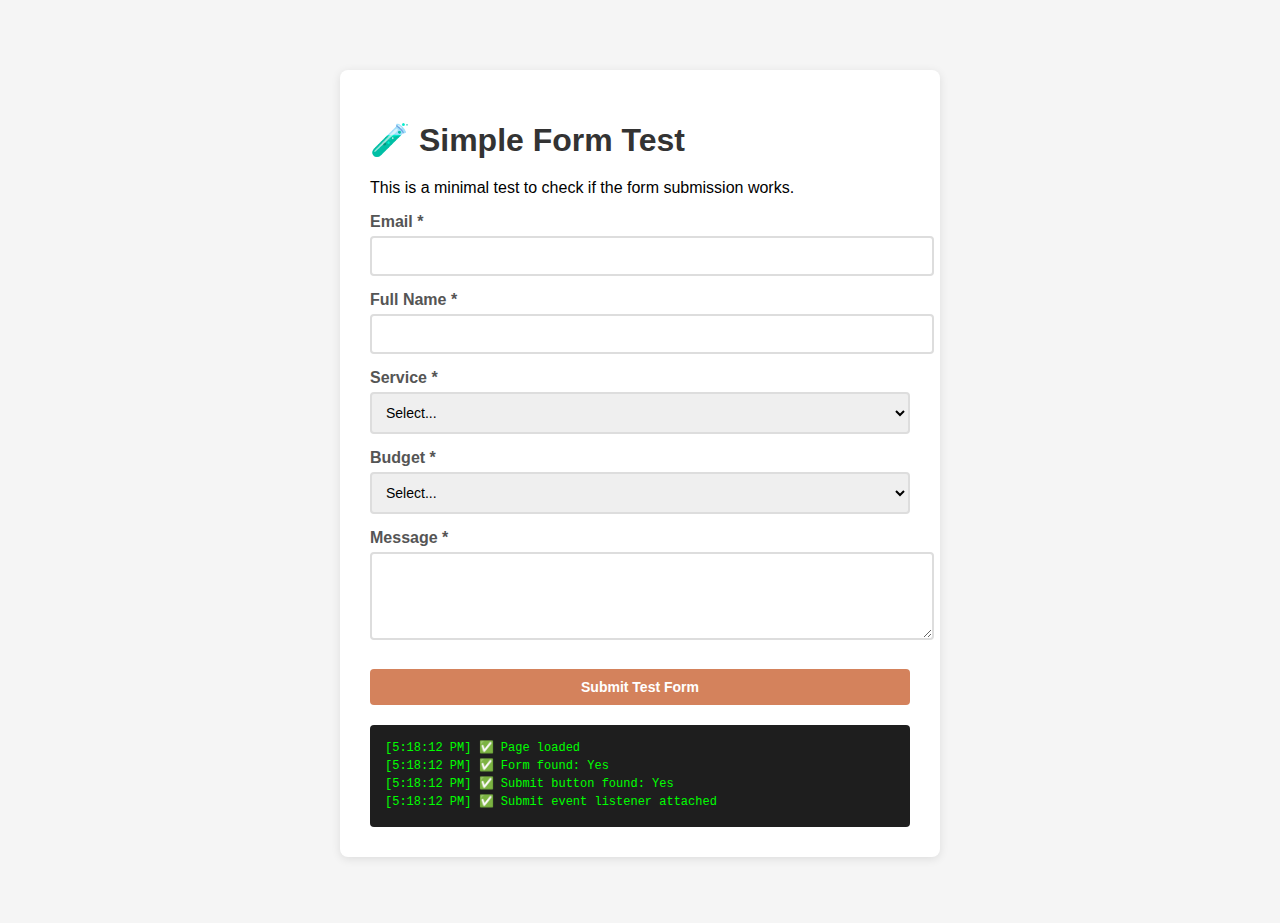
<file: test-form-simple.html>
<!DOCTYPE html>
<html lang="en">
<head>
    <meta charset="UTF-8">
    <meta name="viewport" content="width=device-width, initial-scale=1.0">
    <title>Simple Form Test</title>
    <style>
        body {
            font-family: Arial, sans-serif;
            max-width: 600px;
            margin: 50px auto;
            padding: 20px;
            background: #f5f5f5;
        }
        .container {
            background: white;
            padding: 30px;
            border-radius: 8px;
            box-shadow: 0 2px 10px rgba(0,0,0,0.1);
        }
        h1 {
            color: #333;
            margin-bottom: 20px;
        }
        .form-group {
            margin-bottom: 15px;
        }
        label {
            display: block;
            margin-bottom: 5px;
            font-weight: bold;
            color: #555;
        }
        input, textarea, select, button {
            width: 100%;
            padding: 10px;
            border: 2px solid #ddd;
            border-radius: 4px;
            font-size: 14px;
        }
        button {
            background: #d4825c;
            color: white;
            border: none;
            cursor: pointer;
            font-weight: bold;
            margin-top: 10px;
        }
        button:hover {
            background: #b86d4a;
        }
        .message {
            padding: 15px;
            border-radius: 4px;
            margin-top: 15px;
            display: none;
        }
        .message.success {
            background: #d4edda;
            color: #155724;
            border: 1px solid #c3e6cb;
        }
        .message.error {
            background: #f8d7da;
            color: #721c24;
            border: 1px solid #f5c6cb;
        }
        .log {
            background: #1e1e1e;
            color: #0f0;
            padding: 15px;
            border-radius: 4px;
            margin-top: 20px;
            font-family: monospace;
            font-size: 12px;
            max-height: 300px;
            overflow-y: auto;
        }
        .log div {
            margin-bottom: 3px;
        }
    </style>
</head>
<body>
    <div class="container">
        <h1>🧪 Simple Form Test</h1>
        <p>This is a minimal test to check if the form submission works.</p>

        <form id="contactForm" action="https://formspree.io/f/mzdddplp" method="POST">
            <div class="form-group">
                <label for="email">Email *</label>
                <input type="email" id="email" name="email" required>
                <input type="hidden" name="_replyto" id="_replyto">
            </div>

            <div class="form-group">
                <label for="fullName">Full Name *</label>
                <input type="text" id="fullName" name="fullName" required>
            </div>

            <div class="form-group">
                <label for="service">Service *</label>
                <select id="service" name="service" required>
                    <option value="">Select...</option>
                    <option value="consulting">Consulting</option>
                    <option value="fractional-cto">Fractional CTO</option>
                    <option value="executive-placement">Executive Placement</option>
                </select>
            </div>

            <div class="form-group">
                <label for="budget">Budget *</label>
                <select id="budget" name="budget" required>
                    <option value="">Select...</option>
                    <option value="10-50k">€10,000 - €50,000</option>
                    <option value="50-100k">€50,000 - €100,000</option>
                    <option value=">100k">> €100,000</option>
                </select>
            </div>

            <div class="form-group">
                <label for="message">Message *</label>
                <textarea id="message" name="message" rows="4" required></textarea>
            </div>

            <input type="hidden" name="form_type" value="simple_test">
            <input type="hidden" name="_subject" value="Test Lead from Simple Form">

            <button type="submit" id="submitBtn">
                <span id="submitText">Submit Test Form</span>
                <span id="submitLoader" style="display:none;">⏳ Sending...</span>
            </button>
        </form>

        <div id="message" class="message"></div>

        <div class="log" id="log"></div>
    </div>

    <script>
        const log = document.getElementById('log');
        const messageDiv = document.getElementById('message');
        const form = document.getElementById('contactForm');
        const submitBtn = document.getElementById('submitBtn');
        const submitText = document.getElementById('submitText');
        const submitLoader = document.getElementById('submitLoader');
        const emailField = document.getElementById('email');
        const replyToField = document.getElementById('_replyto');

        function addLog(msg, type = 'info') {
            const div = document.createElement('div');
            const timestamp = new Date().toLocaleTimeString();
            div.textContent = `[${timestamp}] ${msg}`;
            if (type === 'error') div.style.color = '#f00';
            if (type === 'success') div.style.color = '#0f0';
            if (type === 'warning') div.style.color = '#ff0';
            log.appendChild(div);
            log.scrollTop = log.scrollHeight;
        }

        function showMessage(type, text) {
            messageDiv.className = `message ${type}`;
            messageDiv.textContent = text;
            messageDiv.style.display = 'block';
        }

        // Sync email to _replyto
        emailField.addEventListener('input', () => {
            replyToField.value = emailField.value;
            addLog(`_replyto synced: ${emailField.value}`);
        });

        addLog('✅ Page loaded');
        addLog('✅ Form found: ' + (form ? 'Yes' : 'No'));
        addLog('✅ Submit button found: ' + (submitBtn ? 'Yes' : 'No'));

        form.addEventListener('submit', async (e) => {
            e.preventDefault();
            addLog('📝 Form submit event triggered');

            // Validate
            if (!form.checkValidity()) {
                addLog('❌ Form validation failed', 'error');
                form.reportValidity();
                return;
            }

            addLog('✅ Form validation passed', 'success');

            // Show loader
            submitText.style.display = 'none';
            submitLoader.style.display = 'inline';
            submitBtn.disabled = true;

            try {
                const formData = new FormData(form);
                addLog('📧 Submitting to Formspree...');

                const response = await fetch('https://formspree.io/f/mzdddplp', {
                    method: 'POST',
                    body: formData,
                    headers: {
                        'Accept': 'application/json'
                    }
                });

                addLog(`📨 Response: ${response.status} ${response.statusText}`);

                if (response.ok) {
                    const data = await response.json();
                    addLog('✅ SUCCESS! Form submitted to Formspree', 'success');
                    addLog('Response data: ' + JSON.stringify(data));
                    showMessage('success', '✅ Success! Form submitted to Formspree.');
                    form.reset();
                } else {
                    const errorData = await response.json().catch(() => ({}));
                    addLog('❌ ERROR: ' + JSON.stringify(errorData), 'error');
                    showMessage('error', '❌ Error: ' + response.status);
                }
            } catch (error) {
                addLog('❌ EXCEPTION: ' + error.message, 'error');
                showMessage('error', '❌ Error: ' + error.message);
            } finally {
                submitText.style.display = 'inline';
                submitLoader.style.display = 'none';
                submitBtn.disabled = false;
            }
        });

        addLog('✅ Submit event listener attached', 'success');
    </script>
</body>
</html>
</file>
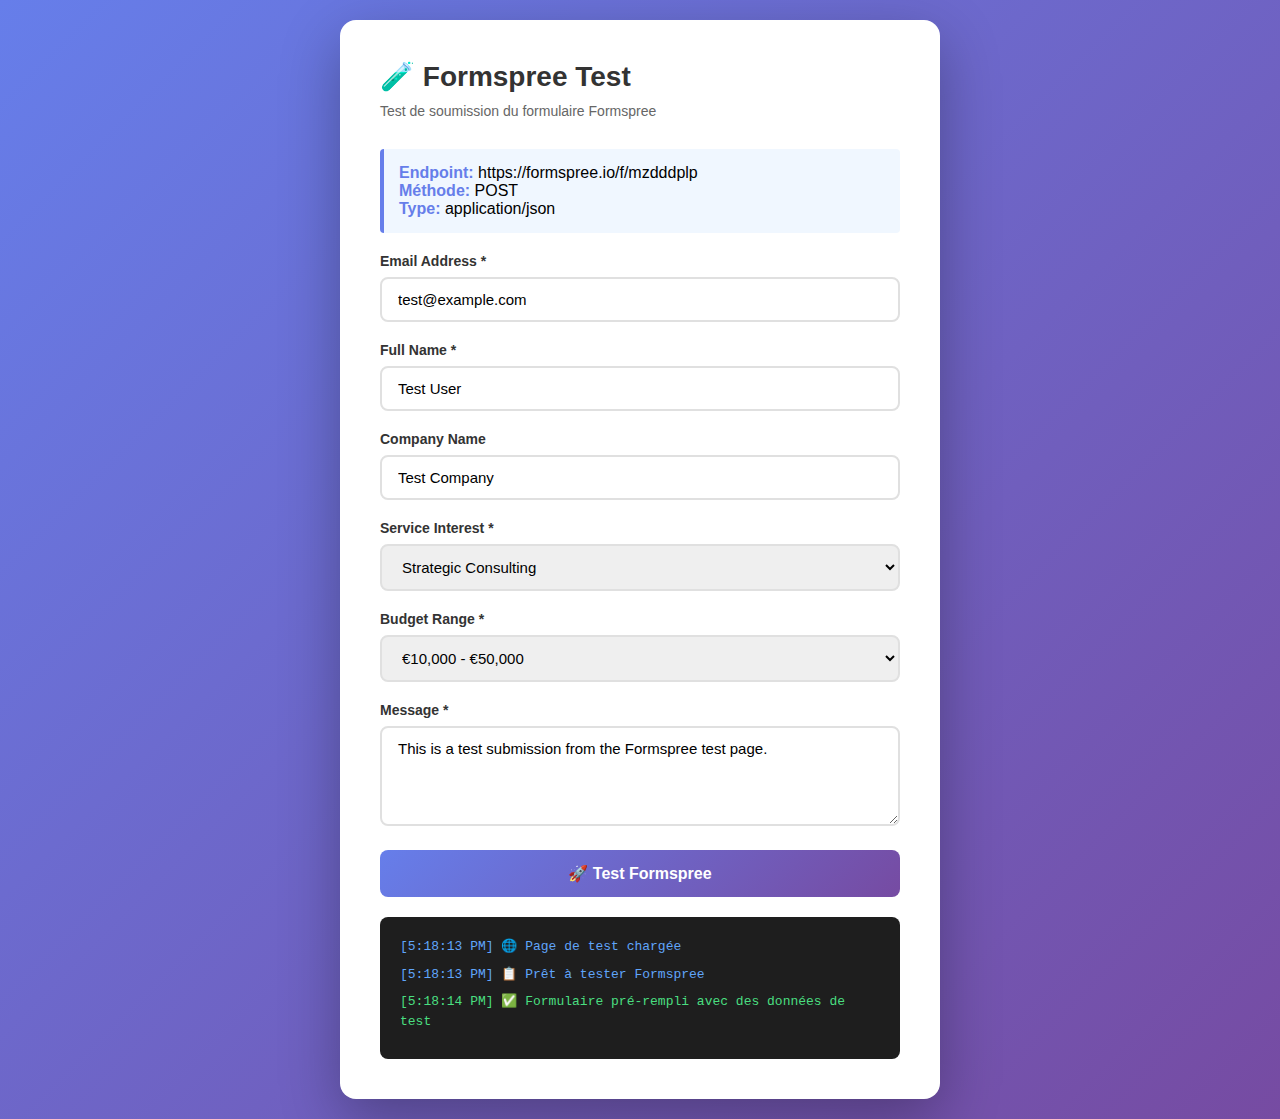
<file: test-formspree.html>
<!DOCTYPE html>
<html lang="en">
<head>
    <meta charset="UTF-8">
    <meta name="viewport" content="width=device-width, initial-scale=1.0">
    <title>Formspree Test</title>
    <style>
        * {
            margin: 0;
            padding: 0;
            box-sizing: border-box;
        }
        body {
            font-family: 'Arial', sans-serif;
            background: linear-gradient(135deg, #667eea 0%, #764ba2 100%);
            min-height: 100vh;
            display: flex;
            align-items: center;
            justify-content: center;
            padding: 20px;
        }
        .container {
            background: white;
            border-radius: 16px;
            box-shadow: 0 20px 60px rgba(0, 0, 0, 0.3);
            padding: 40px;
            max-width: 600px;
            width: 100%;
        }
        h1 {
            color: #333;
            margin-bottom: 10px;
            font-size: 28px;
        }
        .subtitle {
            color: #666;
            margin-bottom: 30px;
            font-size: 14px;
        }
        .info-box {
            background: #f0f7ff;
            border-left: 4px solid #667eea;
            padding: 15px;
            margin-bottom: 20px;
            border-radius: 4px;
        }
        .info-box strong {
            color: #667eea;
        }
        .form-group {
            margin-bottom: 20px;
        }
        label {
            display: block;
            font-weight: 600;
            color: #333;
            margin-bottom: 8px;
            font-size: 14px;
        }
        input, textarea, select {
            width: 100%;
            padding: 12px 16px;
            border: 2px solid #e0e0e0;
            border-radius: 8px;
            font-size: 15px;
            font-family: 'Arial', sans-serif;
            transition: all 0.3s ease;
        }
        input:focus, textarea:focus, select:focus {
            outline: none;
            border-color: #667eea;
            box-shadow: 0 0 0 3px rgba(102, 126, 234, 0.1);
        }
        textarea {
            resize: vertical;
            min-height: 100px;
        }
        .submit-btn {
            width: 100%;
            padding: 14px 24px;
            background: linear-gradient(135deg, #667eea 0%, #764ba2 100%);
            color: white;
            border: none;
            border-radius: 8px;
            font-size: 16px;
            font-weight: 600;
            cursor: pointer;
            transition: all 0.3s ease;
        }
        .submit-btn:hover {
            transform: translateY(-2px);
            box-shadow: 0 8px 24px rgba(102, 126, 234, 0.4);
        }
        .submit-btn:active {
            transform: translateY(0);
        }
        .submit-btn:disabled {
            opacity: 0.6;
            cursor: not-allowed;
        }
        .result {
            margin-top: 20px;
            padding: 15px;
            border-radius: 8px;
            font-size: 14px;
            display: none;
        }
        .result.success {
            background: #d4edda;
            border: 1px solid #c3e6cb;
            color: #155724;
        }
        .result.error {
            background: #f8d7da;
            border: 1px solid #f5c6cb;
            color: #721c24;
        }
        .logs {
            margin-top: 20px;
            background: #1e1e1e;
            color: #d4d4d4;
            padding: 20px;
            border-radius: 8px;
            font-family: 'Courier New', monospace;
            font-size: 13px;
            max-height: 300px;
            overflow-y: auto;
        }
        .log-entry {
            margin-bottom: 8px;
            line-height: 1.5;
        }
        .log-success { color: #4ade80; }
        .log-error { color: #f87171; }
        .log-info { color: #60a5fa; }
        .log-warning { color: #fbbf24; }
    </style>
</head>
<body>
    <div class="container">
        <h1>🧪 Formspree Test</h1>
        <p class="subtitle">Test de soumission du formulaire Formspree</p>

        <div class="info-box">
            <strong>Endpoint:</strong> https://formspree.io/f/mzdddplp<br>
            <strong>Méthode:</strong> POST<br>
            <strong>Type:</strong> application/json
        </div>

        <form id="testForm">
            <div class="form-group">
                <label for="email">Email Address *</label>
                <input type="email" id="email" name="email" required placeholder="test@example.com">
            </div>

            <div class="form-group">
                <label for="fullName">Full Name *</label>
                <input type="text" id="fullName" name="fullName" required placeholder="John Doe">
            </div>

            <div class="form-group">
                <label for="company">Company Name</label>
                <input type="text" id="company" name="company" placeholder="Acme Inc.">
            </div>

            <div class="form-group">
                <label for="service">Service Interest *</label>
                <select id="service" name="service" required>
                    <option value="">Select a service...</option>
                    <option value="consulting">Strategic Consulting</option>
                    <option value="fractional-cto">Fractional CTO</option>
                    <option value="executive-placement">Executive Placement</option>
                    <option value="other">Other</option>
                </select>
            </div>

            <div class="form-group">
                <label for="budget">Budget Range *</label>
                <select id="budget" name="budget" required>
                    <option value="">Select budget range...</option>
                    <option value="<10k">< €10,000</option>
                    <option value="10-50k">€10,000 - €50,000</option>
                    <option value="50-100k">€50,000 - €100,000</option>
                    <option value=">100k">> €100,000</option>
                    <option value="not-sure">Not sure yet</option>
                </select>
            </div>

            <div class="form-group">
                <label for="message">Message *</label>
                <textarea id="message" name="message" required placeholder="Tell me about your project..."></textarea>
            </div>

            <input type="hidden" name="_replyto" id="_replyto">
            <input type="hidden" name="form_type" value="test_submission">

            <button type="submit" class="submit-btn" id="submitBtn">
                🚀 Test Formspree
            </button>
        </form>

        <div id="result" class="result"></div>

        <div class="logs" id="logs"></div>
    </div>

    <script>
        const form = document.getElementById('testForm');
        const submitBtn = document.getElementById('submitBtn');
        const resultDiv = document.getElementById('result');
        const logsDiv = document.getElementById('logs');

        // Sync email to _replyto
        document.getElementById('email').addEventListener('input', (e) => {
            document.getElementById('_replyto').value = e.target.value;
            addLog('info', `_replyto synced: ${e.target.value}`);
        });

        function addLog(type, message) {
            const timestamp = new Date().toLocaleTimeString();
            const logEntry = document.createElement('div');
            logEntry.className = `log-entry log-${type}`;
            logEntry.textContent = `[${timestamp}] ${message}`;
            logsDiv.appendChild(logEntry);
            logsDiv.scrollTop = logsDiv.scrollHeight;
        }

        function showResult(type, message) {
            resultDiv.className = `result ${type}`;
            resultDiv.textContent = message;
            resultDiv.style.display = 'block';
        }

        addLog('info', '🌐 Page de test chargée');
        addLog('info', '📋 Prêt à tester Formspree');

        form.addEventListener('submit', async (e) => {
            e.preventDefault();

            addLog('info', '📝 Soumission du formulaire démarrée...');
            submitBtn.disabled = true;
            submitBtn.textContent = '⏳ Envoi en cours...';
            resultDiv.style.display = 'none';

            try {
                const formData = new FormData(form);
                const data = {};
                formData.forEach((value, key) => {
                    data[key] = value;
                });

                addLog('info', `📦 Données préparées: ${Object.keys(data).join(', ')}`);
                addLog('warning', `📧 Email de réponse: ${data._replyto || 'NON DÉFINI!'}`);

                // Test 1: Fetch with FormData
                addLog('info', '🧪 Test 1: Soumission avec FormData');
                const response = await fetch('https://formspree.io/f/mzdddplp', {
                    method: 'POST',
                    body: formData,
                    headers: {
                        'Accept': 'application/json'
                    }
                });

                addLog('info', `📨 Statut HTTP: ${response.status} ${response.statusText}`);

                const responseData = await response.json();
                addLog('info', `📥 Réponse JSON: ${JSON.stringify(responseData, null, 2)}`);

                if (response.ok) {
                    addLog('success', '✅ SUCCÈS! Le formulaire a été soumis à Formspree');
                    showResult('success', '✅ Test réussi! Le formulaire a été soumis avec succès à Formspree. Vérifie ta boîte email.');

                    // Test 2: Vérifier les headers
                    addLog('info', '🔍 Headers de réponse:');
                    response.headers.forEach((value, key) => {
                        addLog('info', `  ${key}: ${value}`);
                    });

                } else {
                    addLog('error', `❌ ERREUR HTTP ${response.status}`);
                    addLog('error', `📄 Détails: ${JSON.stringify(responseData)}`);
                    showResult('error', `❌ Erreur ${response.status}: ${responseData.error || 'Soumission échouée'}`);
                }

            } catch (error) {
                addLog('error', `❌ EXCEPTION: ${error.message}`);
                addLog('error', `🔍 Stack: ${error.stack}`);
                showResult('error', `❌ Erreur réseau: ${error.message}`);
            } finally {
                submitBtn.disabled = false;
                submitBtn.textContent = '🚀 Test Formspree';
                addLog('info', '🏁 Test terminé');
            }
        });

        // Pre-fill with test data
        setTimeout(() => {
            document.getElementById('email').value = 'test@example.com';
            document.getElementById('_replyto').value = 'test@example.com';
            document.getElementById('fullName').value = 'Test User';
            document.getElementById('company').value = 'Test Company';
            document.getElementById('service').value = 'consulting';
            document.getElementById('budget').value = '10-50k';
            document.getElementById('message').value = 'This is a test submission from the Formspree test page.';
            addLog('success', '✅ Formulaire pré-rempli avec des données de test');
        }, 500);
    </script>
</body>
</html>
</file>
<file: predictions.css>
/* Predictions Pages - Shared Styles */

/* Header */
.page-header {
    background: #1A3D5C;
    padding: 15px 20px;
    position: sticky;
    top: 0;
    z-index: 999;
}
.header-inner {
    max-width: 1000px;
    margin: 0 auto;
    display: flex;
    justify-content: space-between;
    align-items: center;
}
.back-link {
    color: rgba(255,255,255,0.8);
    text-decoration: none;
    font-size: 0.9rem;
    transition: color 0.2s;
}
.back-link:hover { color: #fff; }
.header-title {
    color: #fff;
    font-weight: 700;
    font-size: 1rem;
    letter-spacing: 1px;
}

/* Sticky Download Button */
.sticky-download {
    position: fixed;
    bottom: 0;
    left: 0;
    right: 0;
    background: linear-gradient(135deg, #1A3D5C 0%, #0f2942 100%);
    padding: 15px 20px;
    display: flex;
    align-items: center;
    justify-content: center;
    gap: 15px;
    z-index: 1000;
    box-shadow: 0 -4px 20px rgba(0,0,0,0.2);
}
.sticky-download span {
    color: rgba(255,255,255,0.9);
    font-size: 0.95rem;
}
.sticky-download button {
    background: #DA7746;
    color: #fff;
    border: none;
    padding: 12px 24px;
    border-radius: 50px;
    font-size: 0.95rem;
    font-weight: 600;
    cursor: pointer;
    transition: all 0.2s;
}
.sticky-download button:hover {
    background: #c85a1e;
    transform: translateY(-2px);
}

/* Modal */
.pdf-modal {
    display: none;
    position: fixed;
    inset: 0;
    z-index: 10000;
    align-items: center;
    justify-content: center;
    background: rgba(0,0,0,0.7);
    backdrop-filter: blur(4px);
}
.pdf-modal.active {
    display: flex;
}
.pdf-modal-content {
    background: #fff;
    border-radius: 16px;
    max-width: 450px;
    width: 90%;
    padding: 40px;
    position: relative;
    animation: slideDown 0.3s ease;
}
.pdf-modal-close {
    position: absolute;
    top: 15px;
    right: 20px;
    background: none;
    border: none;
    font-size: 28px;
    cursor: pointer;
    color: #666;
}
.pdf-modal h2 {
    margin: 0 0 10px 0;
    font-size: 1.5em;
    color: #1A3D5C;
}
.pdf-modal p {
    margin: 0 0 25px 0;
    color: #666;
    font-size: 0.95em;
}
.pdf-modal input[type="email"] {
    width: 100%;
    padding: 14px 18px;
    font-size: 1em;
    border: 2px solid #e0e0e0;
    border-radius: 8px;
    outline: none;
    transition: border 0.2s;
    margin-bottom: 15px;
}
.pdf-modal input[type="email"]:focus {
    border-color: #4A90E2;
}
.pdf-modal button[type="submit"] {
    width: 100%;
    padding: 14px 24px;
    font-size: 1em;
    font-weight: 600;
    background: #DA7746;
    color: #fff;
    border: none;
    border-radius: 8px;
    cursor: pointer;
    transition: all 0.2s;
}
.pdf-modal button[type="submit"]:hover {
    background: #c85a1e;
}
.pdf-modal .privacy {
    margin: 15px 0 0 0;
    font-size: 0.8em;
    color: #999;
    text-align: center;
}

@keyframes slideDown {
    from { opacity: 0; transform: translateY(-20px); }
    to { opacity: 1; transform: translateY(0); }
}

/* Body padding for sticky bar */
body {
    padding-bottom: 80px;
}

/* Print styles */
@media print {
    .page-header,
    .sticky-download,
    .pdf-modal { display: none !important; }
    body { padding-bottom: 0; }
}
</file>
<file: style.css>
/* ============================================
   VARIABLES & RESET
   ============================================ */

:root {
    /* Color Palette inspired by Streaming Radar logo */
    --color-primary: #1a3d5c;      /* Dark blue */
    --color-secondary: #f5f0e8;    /* Cream/beige */
    --color-accent: #d4825c;       /* Orange/copper */
    --color-accent-hover: #b86d4a;
    --color-text-dark: #1a1a1a;
    --color-text-light: #666;
    --color-white: #ffffff;
    --color-border: #e0e0e0;

    /* Typography */
    --font-primary: 'Inter', -apple-system, BlinkMacSystemFont, 'Segoe UI', sans-serif;
    --font-weight-light: 300;
    --font-weight-regular: 400;
    --font-weight-medium: 500;
    --font-weight-semibold: 600;
    --font-weight-bold: 700;
    --font-weight-extrabold: 800;

    /* Spacing */
    --spacing-xs: 0.5rem;
    --spacing-sm: 1rem;
    --spacing-md: 2rem;
    --spacing-lg: 3rem;
    --spacing-xl: 4rem;
    --spacing-xxl: 6rem;

    /* Transitions */
    --transition-fast: 0.2s ease;
    --transition-medium: 0.3s ease;
    --transition-slow: 0.5s ease;
}

* {
    margin: 0;
    padding: 0;
    box-sizing: border-box;
}

html {
    scroll-behavior: smooth;
    font-size: 16px;
}

body {
    font-family: var(--font-primary);
    font-weight: var(--font-weight-regular);
    color: var(--color-text-dark);
    background-color: var(--color-white);
    line-height: 1.6;
    overflow-x: hidden;
}

/* ============================================
   UTILITY CLASSES
   ============================================ */

.container {
    max-width: 1200px;
    margin: 0 auto;
    padding: 0 var(--spacing-md);
}

.section-title {
    font-size: 2.5rem;
    font-weight: var(--font-weight-bold);
    color: var(--color-primary);
    text-align: center;
    margin-bottom: var(--spacing-lg);
}

.fade-in {
    opacity: 0;
    transform: translateY(30px);
    transition: opacity 0.6s ease, transform 0.6s ease;
}

.fade-in.visible {
    opacity: 1;
    transform: translateY(0);
}

/* ============================================
   HEADER
   ============================================ */

.header {
    background-color: var(--color-white);
    padding: var(--spacing-md) 0;
    border-bottom: 1px solid var(--color-border);
    position: sticky;
    top: 0;
    z-index: 1000;
    backdrop-filter: blur(10px);
    background-color: rgba(255, 255, 255, 0.95);
}

.header-content {
    display: flex;
    justify-content: space-between;
    align-items: center;
    flex-wrap: wrap;
    gap: var(--spacing-sm);
}

.logo h1 {
    font-size: 1.5rem;
    font-weight: var(--font-weight-extrabold);
    color: var(--color-primary);
    letter-spacing: -0.5px;
}

.baseline {
    font-size: 0.875rem;
    color: var(--color-text-light);
    font-weight: var(--font-weight-medium);
    margin-top: 0.25rem;
}

.language-switcher {
    display: flex;
    align-items: center;
    gap: var(--spacing-xs);
}

.lang-btn {
    background: none;
    border: 2px solid transparent;
    color: var(--color-text-light);
    font-size: 0.875rem;
    font-weight: var(--font-weight-semibold);
    cursor: pointer;
    padding: 0.5rem 0.75rem;
    transition: all var(--transition-fast);
    font-family: var(--font-primary);
    border-radius: 4px;
}

.lang-btn:hover {
    color: var(--color-primary);
    background-color: var(--color-secondary);
}

.lang-btn.active {
    color: var(--color-white);
    background-color: var(--color-accent);
    border-color: var(--color-accent);
}

.separator {
    color: var(--color-border);
}

.header-actions {
    display: flex;
    align-items: center;
    gap: var(--spacing-md);
}

.header-lens-btn {
    display: inline-flex;
    align-items: center;
    gap: 0.4rem;
    background: #27AE60;
    color: #fff;
    padding: 0.6rem 1.4rem;
    border-radius: 8px;
    font-size: 0.875rem;
    font-weight: var(--font-weight-bold);
    text-decoration: none;
    letter-spacing: 0.02em;
    transition: all var(--transition-fast);
    white-space: nowrap;
    border: 1px solid rgba(39, 174, 96, 0.4);
    box-shadow: 0 0 12px rgba(39, 174, 96, 0.2);
}

.header-lens-btn:hover {
    background: #219150;
    border-color: rgba(39, 174, 96, 0.7);
    box-shadow: 0 0 20px rgba(39, 174, 96, 0.35);
    transform: translateY(-1px);
}

.header-link {
    color: var(--color-accent);
    text-decoration: none;
    font-size: 0.875rem;
    font-weight: var(--font-weight-semibold);
    transition: all var(--transition-fast);
    white-space: nowrap;
}

.header-link:hover {
    color: var(--color-accent-dark, #c85a1e);
    text-decoration: underline;
}

.header-cta {
    display: inline-block;
    background-color: var(--color-accent);
    color: var(--color-white);
    padding: 0.6rem 1.2rem;
    border-radius: 6px;
    font-size: 0.875rem;
    font-weight: var(--font-weight-semibold);
    text-decoration: none;
    transition: all var(--transition-fast);
    white-space: nowrap;
}

.header-cta:hover {
    background-color: var(--color-accent-dark, #c85a1e);
    transform: translateY(-2px);
    box-shadow: 0 4px 12px rgba(218, 119, 70, 0.3);
}

@media (max-width: 768px) {
    .header-actions {
        gap: var(--spacing-sm);
    }

    .header-lens-btn {
        padding: 0.5rem 1rem;
        font-size: 0.75rem;
    }

    .header-link {
        font-size: 0.75rem;
    }

    .header-cta {
        padding: 0.5rem 0.8rem;
        font-size: 0.75rem;
    }

    .lang-btn {
        padding: 0.4rem 0.5rem;
        font-size: 0.75rem;
    }
}

@media (max-width: 480px) {
    .header-lens-btn {
        padding: 0.4rem 0.8rem;
        font-size: 0.7rem;
    }

    .header-link {
        display: none;
    }

    .header-cta span {
        display: none;
    }
}

/* ============================================
   HERO SECTION
   ============================================ */

.hero {
    background: linear-gradient(135deg, var(--color-secondary) 0%, var(--color-white) 100%);
    padding: var(--spacing-xxl) 0;
    min-height: 85vh;
    display: flex;
    align-items: center;
}

.hero-content {
    display: grid;
    grid-template-columns: 1fr 1fr;
    gap: var(--spacing-xl);
    align-items: center;
}

.hero-text {
    animation: slideInLeft 0.8s ease;
}

.hero-title {
    font-size: 3.5rem;
    font-weight: var(--font-weight-extrabold);
    color: var(--color-primary);
    line-height: 1.2;
    margin-bottom: var(--spacing-md);
    letter-spacing: -1px;
}

.hero-subtitle {
    font-size: 1.5rem;
    color: var(--color-text-light);
    font-weight: var(--font-weight-medium);
    margin-bottom: var(--spacing-lg);
}

.hero-cta-group {
    display: flex;
    align-items: center;
    gap: var(--spacing-md);
}

.cta-button-secondary {
    display: inline-flex;
    align-items: center;
    justify-content: center;
    width: 48px;
    height: 48px;
    background-color: transparent;
    border: 2px solid var(--color-primary);
    border-radius: var(--border-radius-md);
    color: var(--color-primary);
    transition: all var(--transition-fast);
}

.cta-button-secondary:hover {
    background-color: var(--color-primary);
    color: var(--color-white);
    transform: translateY(-2px);
}

.cta-button-secondary svg {
    width: 20px;
    height: 20px;
}

.hero-image {
    display: flex;
    justify-content: center;
    align-items: center;
    animation: slideInRight 0.8s ease;
}

.hero-image img {
    max-width: 100%;
    height: auto;
    border-radius: 20px;
    box-shadow: 0 20px 60px rgba(26, 61, 92, 0.15);
    transition: transform var(--transition-medium);
}

.hero-image img:hover {
    transform: scale(1.05);
}

/* CTA Button */
.cta-button {
    display: inline-block;
    background-color: var(--color-accent);
    color: var(--color-white);
    padding: 1rem 2.5rem;
    font-size: 1.125rem;
    font-weight: var(--font-weight-semibold);
    text-decoration: none;
    border-radius: 50px;
    transition: all var(--transition-medium);
    box-shadow: 0 4px 15px rgba(212, 130, 92, 0.3);
}

.cta-button:hover {
    background-color: var(--color-accent-hover);
    transform: translateY(-2px);
    box-shadow: 0 6px 25px rgba(212, 130, 92, 0.4);
}

.cta-button.large {
    padding: 1.25rem 3rem;
    font-size: 1.25rem;
}

/* ============================================
   STREAMING LENS SECTION
   ============================================ */

.lens {
    padding: var(--spacing-xxl) 0;
    background: linear-gradient(135deg, var(--color-primary) 0%, #0f2942 100%);
    color: var(--color-white);
}

.lens-content {
    text-align: center;
}

.lens-header {
    max-width: 700px;
    margin: 0 auto var(--spacing-xl);
}

.lens-badge {
    display: inline-block;
    background-color: var(--color-accent);
    color: var(--color-white);
    padding: 0.35rem 1rem;
    border-radius: 20px;
    font-size: 0.7rem;
    font-weight: var(--font-weight-bold);
    text-transform: uppercase;
    letter-spacing: 2px;
    margin-bottom: var(--spacing-md);
}

.lens-tagline {
    font-size: 2.75rem;
    font-weight: var(--font-weight-extrabold);
    line-height: 1.15;
    margin-bottom: var(--spacing-sm);
    letter-spacing: -0.5px;
}

.lens-subtitle {
    font-size: 1.2rem;
    opacity: 0.85;
    font-weight: var(--font-weight-regular);
}

.lens-reports {
    display: grid;
    grid-template-columns: 1fr 1fr;
    gap: var(--spacing-lg);
    max-width: 900px;
    margin: 0 auto var(--spacing-xl);
}

.lens-card {
    background: rgba(255, 255, 255, 0.07);
    border: 1px solid rgba(255, 255, 255, 0.12);
    border-radius: 16px;
    padding: var(--spacing-lg) var(--spacing-md);
    text-align: left;
    transition: all var(--transition-medium);
}

.lens-card:hover {
    background: rgba(255, 255, 255, 0.12);
    border-color: rgba(255, 255, 255, 0.25);
    transform: translateY(-4px);
}

.lens-card-status {
    display: inline-block;
    font-size: 0.65rem;
    font-weight: var(--font-weight-bold);
    text-transform: uppercase;
    letter-spacing: 1.5px;
    padding: 0.25rem 0.75rem;
    border-radius: 12px;
    margin-bottom: var(--spacing-sm);
}

.lens-status-live {
    background: rgba(39, 174, 96, 0.15);
    color: #27AE60;
}

.lens-status-soon {
    background: rgba(212, 169, 68, 0.15);
    color: #D4A944;
}

.lens-card-title {
    font-size: 1.4rem;
    font-weight: var(--font-weight-bold);
    margin-bottom: 0.75rem;
    line-height: 1.3;
}

.lens-card-desc {
    font-size: 0.95rem;
    opacity: 0.8;
    line-height: 1.6;
    margin-bottom: var(--spacing-md);
}

.lens-card-stats {
    display: flex;
    flex-wrap: wrap;
    gap: 0.75rem;
}

.lens-card-stats span {
    font-size: 0.75rem;
    font-weight: var(--font-weight-semibold);
    background: rgba(255, 255, 255, 0.1);
    padding: 0.3rem 0.75rem;
    border-radius: 20px;
    letter-spacing: 0.3px;
}

.lens-cta-group {
    margin-top: var(--spacing-md);
}

.lens-cta {
    background-color: var(--color-white);
    color: var(--color-primary);
    font-weight: var(--font-weight-bold);
}

.lens-cta:hover {
    background-color: var(--color-secondary);
    color: var(--color-primary);
}

@media (max-width: 768px) {
    .lens-tagline {
        font-size: 2rem;
    }

    .lens-reports {
        grid-template-columns: 1fr;
    }
}

/* ============================================
   SERVICES SECTION
   ============================================ */

.services {
    padding: var(--spacing-xxl) 0;
    background-color: var(--color-white);
}

.services-grid {
    display: grid;
    grid-template-columns: repeat(auto-fit, minmax(300px, 1fr));
    gap: var(--spacing-lg);
}

.service-card {
    background-color: var(--color-white);
    border: 2px solid var(--color-border);
    border-radius: 16px;
    padding: var(--spacing-lg);
    transition: all var(--transition-medium);
}

.service-card:hover {
    border-color: var(--color-accent);
    box-shadow: 0 10px 40px rgba(26, 61, 92, 0.1);
    transform: translateY(-5px);
}

.service-icon {
    font-size: 3rem;
    margin-bottom: var(--spacing-md);
}

.service-title {
    font-size: 1.5rem;
    font-weight: var(--font-weight-bold);
    color: var(--color-primary);
    margin-bottom: var(--spacing-sm);
}

.service-description {
    color: var(--color-text-light);
    margin-bottom: var(--spacing-md);
    line-height: 1.6;
}

.service-features {
    list-style: none;
    margin-bottom: var(--spacing-md);
}

.service-features li {
    padding: 0.5rem 0;
    padding-left: 1.5rem;
    position: relative;
    color: var(--color-text-dark);
}

.service-features li::before {
    content: "✓";
    position: absolute;
    left: 0;
    color: var(--color-accent);
    font-weight: var(--font-weight-bold);
}

.service-pricing {
    font-size: 1.25rem;
    font-weight: var(--font-weight-bold);
    color: var(--color-accent);
    margin-top: var(--spacing-md);
}

/* ============================================
   SOCIAL PROOF
   ============================================ */

.social-proof {
    background-color: var(--color-primary);
    color: var(--color-white);
    padding: var(--spacing-xl) 0;
    text-align: center;
}

.social-proof-label,
.partnerships-label {
    font-size: 0.875rem;
    text-transform: uppercase;
    letter-spacing: 1px;
    opacity: 0.8;
    margin-bottom: var(--spacing-sm);
}

.companies,
.partners {
    display: flex;
    justify-content: center;
    align-items: center;
    flex-wrap: wrap;
    gap: var(--spacing-sm);
    font-size: 1.125rem;
    font-weight: var(--font-weight-semibold);
    margin-bottom: var(--spacing-md);
}

.company,
.partner {
    padding: 0.5rem 1rem;
}

.social-proof .separator {
    color: rgba(255, 255, 255, 0.3);
}

/* ============================================
   EXPERTISE SECTION
   ============================================ */

.expertise {
    padding: var(--spacing-xxl) 0;
    background-color: var(--color-secondary);
}

.expertise-grid {
    display: grid;
    grid-template-columns: repeat(auto-fit, minmax(250px, 1fr));
    gap: var(--spacing-md);
}

.expertise-item {
    background-color: var(--color-white);
    padding: var(--spacing-md);
    border-radius: 12px;
    text-align: center;
    font-weight: var(--font-weight-semibold);
    color: var(--color-primary);
    transition: all var(--transition-medium);
    border: 2px solid transparent;
}

.expertise-item:hover {
    border-color: var(--color-accent);
    transform: translateY(-3px);
    box-shadow: 0 5px 20px rgba(26, 61, 92, 0.1);
}

/* ============================================
   CONTENT SECTION
   ============================================ */

.content-section {
    padding: var(--spacing-xxl) 0;
    background-color: var(--color-white);
}

.content-grid {
    display: grid;
    grid-template-columns: repeat(auto-fit, minmax(300px, 1fr));
    gap: var(--spacing-xl);
}

.content-grid-3 {
    grid-template-columns: repeat(3, 1fr);
}

.youtube-video-wrapper {
    position: relative;
    width: 100%;
    padding-bottom: 56.25%; /* 16:9 aspect ratio */
    margin-bottom: var(--spacing-md);
    border-radius: var(--border-radius-sm);
    overflow: hidden;
    background-color: var(--color-secondary);
}

.youtube-video-wrapper iframe {
    position: absolute;
    top: 0;
    left: 0;
    width: 100%;
    height: 100%;
    border: none;
}

.youtube-icon {
    font-size: 2rem;
    color: #FF0000;
}

.content-card {
    background-color: var(--color-secondary);
    border-radius: 16px;
    padding: var(--spacing-lg);
    transition: all var(--transition-medium);
}

.content-card:hover {
    transform: translateY(-5px);
    box-shadow: 0 10px 40px rgba(26, 61, 92, 0.15);
}

.content-card-header {
    display: flex;
    align-items: center;
    gap: var(--spacing-md);
    margin-bottom: var(--spacing-md);
}

.content-logo {
    width: 80px;
    height: 80px;
    object-fit: cover;
    border-radius: 12px;
}

.podcast-icon {
    font-size: 3rem;
}

.content-card h3 {
    font-size: 1.75rem;
    font-weight: var(--font-weight-bold);
    color: var(--color-primary);
}

.content-description {
    color: var(--color-text-light);
    margin-bottom: var(--spacing-md);
    line-height: 1.7;
}

.content-cta {
    display: inline-block;
    background-color: var(--color-primary);
    color: var(--color-white);
    padding: 0.75rem 2rem;
    text-decoration: none;
    border-radius: 50px;
    font-weight: var(--font-weight-semibold);
    transition: all var(--transition-medium);
}

.content-cta:hover {
    background-color: var(--color-accent);
    transform: translateX(5px);
}

/* ============================================
   ABOUT SECTION
   ============================================ */

.about {
    padding: var(--spacing-xxl) 0;
    background-color: var(--color-secondary);
}

.about-text {
    max-width: 900px;
    margin: 0 auto;
    font-size: 1.125rem;
    line-height: 1.8;
    color: var(--color-text-dark);
    text-align: center;
}

/* ============================================
   CONTACT SECTION
   ============================================ */

.contact {
    padding: var(--spacing-xxl) 0;
    background: linear-gradient(135deg, var(--color-primary) 0%, #0f2942 100%);
    color: var(--color-white);
    text-align: center;
}

.contact .section-title {
    color: var(--color-white);
    margin-bottom: var(--spacing-lg);
}

.contact-links {
    display: flex;
    justify-content: center;
    align-items: center;
    flex-wrap: wrap;
    gap: var(--spacing-sm);
    margin-top: var(--spacing-lg);
}

.contact-links a {
    color: var(--color-white);
    text-decoration: none;
    font-weight: var(--font-weight-medium);
    transition: color var(--transition-fast);
}

.contact-links a:hover {
    color: var(--color-accent);
}

.contact-links .separator {
    color: rgba(255, 255, 255, 0.3);
}

/* ============================================
   FOOTER
   ============================================ */

.footer {
    background-color: var(--color-primary);
    color: var(--color-white);
    padding: var(--spacing-lg) 0;
    text-align: center;
}

.footer-content {
    display: flex;
    flex-direction: column;
    gap: var(--spacing-sm);
}

.footer-links {
    display: flex;
    justify-content: center;
    align-items: center;
    gap: var(--spacing-sm);
}

.footer-links a {
    color: var(--color-white);
    text-decoration: none;
    font-size: 0.875rem;
    transition: color var(--transition-fast);
}

.footer-links a:hover {
    color: var(--color-accent);
}

.footer-tagline {
    font-size: 0.875rem;
    opacity: 0.8;
}

.footer-legal {
    display: flex;
    justify-content: center;
    align-items: center;
    gap: var(--spacing-sm);
    font-size: 0.875rem;
}

.footer-legal a {
    color: var(--color-white);
    text-decoration: none;
    opacity: 0.8;
    transition: opacity var(--transition-fast);
}

.footer-legal a:hover {
    opacity: 1;
    text-decoration: underline;
}

.footer-legal .separator {
    opacity: 0.5;
}

/* ============================================
   LEAD CAPTURE SECTION
   ============================================ */

.lead-capture {
    padding: var(--spacing-xxl) 0;
    background: linear-gradient(135deg, var(--color-secondary) 0%, var(--color-white) 100%);
}

.lead-capture-grid {
    display: grid;
    grid-template-columns: 1fr 1fr;
    gap: var(--spacing-xl);
    align-items: start;
}

.lead-capture-content {
    padding-right: var(--spacing-md);
}

.lead-capture-title {
    font-size: 2.5rem;
    font-weight: var(--font-weight-bold);
    color: var(--color-primary);
    margin-bottom: var(--spacing-md);
    line-height: 1.2;
}

.lead-capture-subtitle {
    font-size: 1.25rem;
    color: var(--color-text-light);
    margin-bottom: var(--spacing-lg);
    line-height: 1.6;
}

.lead-capture-benefits {
    list-style: none;
    margin-bottom: var(--spacing-lg);
}

.lead-capture-benefits li {
    padding: 0.75rem 0;
    padding-left: 2rem;
    position: relative;
    font-size: 1.125rem;
    color: var(--color-text-dark);
}

.lead-capture-benefits li::before {
    content: "✓";
    position: absolute;
    left: 0;
    color: var(--color-accent);
    font-weight: var(--font-weight-bold);
    font-size: 1.5rem;
}

.trust-badges {
    display: flex;
    flex-direction: column;
    gap: var(--spacing-sm);
}

.trust-badge {
    display: flex;
    align-items: center;
    gap: var(--spacing-sm);
    padding: var(--spacing-sm);
    background-color: var(--color-white);
    border-radius: 8px;
    border: 1px solid var(--color-border);
}

.badge-icon {
    font-size: 1.5rem;
}

.badge-text {
    font-size: 0.875rem;
    font-weight: var(--font-weight-semibold);
    color: var(--color-primary);
}

/* Contact Form Styles */
.lead-capture-form-wrapper {
    background-color: var(--color-white);
    padding: var(--spacing-lg);
    border-radius: 16px;
    box-shadow: 0 10px 40px rgba(26, 61, 92, 0.1);
    border: 2px solid var(--color-border);
}

.contact-form {
    width: 100%;
}

.form-group {
    margin-bottom: var(--spacing-md);
}

.form-group label {
    display: block;
    font-weight: var(--font-weight-semibold);
    color: var(--color-primary);
    margin-bottom: var(--spacing-xs);
    font-size: 0.875rem;
}

.form-group input,
.form-group select,
.form-group textarea {
    width: 100%;
    padding: 0.875rem 1rem;
    border: 2px solid var(--color-border);
    border-radius: 8px;
    font-family: var(--font-primary);
    font-size: 1rem;
    color: var(--color-text-dark);
    transition: all var(--transition-fast);
    background-color: var(--color-white);
}

.form-group input:focus,
.form-group select:focus,
.form-group textarea:focus {
    outline: none;
    border-color: var(--color-accent);
    box-shadow: 0 0 0 3px rgba(212, 130, 92, 0.1);
}

.form-group textarea {
    resize: vertical;
    min-height: 100px;
}

.form-group.error input,
.form-group.error select,
.form-group.error textarea {
    border-color: #e74c3c;
}

.form-error {
    display: block;
    color: #e74c3c;
    font-size: 0.75rem;
    margin-top: 0.25rem;
    min-height: 1rem;
}

.form-submit {
    width: 100%;
    margin-top: var(--spacing-md);
    cursor: pointer;
    position: relative;
}

.form-submit:disabled {
    opacity: 0.6;
    cursor: not-allowed;
}

.submit-loader {
    font-size: 1.25rem;
}

.form-message {
    padding: var(--spacing-sm);
    border-radius: 8px;
    margin-top: var(--spacing-md);
    text-align: center;
    font-weight: var(--font-weight-medium);
}

.form-message.success {
    background-color: #d4edda;
    color: #155724;
    border: 1px solid #c3e6cb;
}

.form-message.error {
    background-color: #f8d7da;
    color: #721c24;
    border: 1px solid #f5c6cb;
}

.form-language-warning {
    background-color: #fff3cd;
    color: #856404;
    border: 1px solid #ffeeba;
    padding: 12px 16px;
    border-radius: 8px;
    margin-bottom: var(--spacing-md);
    font-size: 0.9375rem;
    font-weight: var(--font-weight-medium);
    text-align: center;
}


/* ============================================
   ANIMATIONS
   ============================================ */

@keyframes slideInLeft {
    from {
        opacity: 0;
        transform: translateX(-50px);
    }
    to {
        opacity: 1;
        transform: translateX(0);
    }
}

@keyframes slideInRight {
    from {
        opacity: 0;
        transform: translateX(50px);
    }
    to {
        opacity: 1;
        transform: translateX(0);
    }
}

/* ============================================
   RESPONSIVE DESIGN
   ============================================ */

@media (max-width: 968px) {
    .hero-content {
        grid-template-columns: 1fr;
        gap: var(--spacing-lg);
    }

    .hero-title {
        font-size: 2.5rem;
    }

    .hero-subtitle {
        font-size: 1.25rem;
    }

    .section-title {
        font-size: 2rem;
    }

    .services-grid {
        grid-template-columns: 1fr;
    }

    .content-grid,
    .content-grid-3 {
        grid-template-columns: 1fr;
    }

    .expertise-grid {
        grid-template-columns: repeat(auto-fit, minmax(200px, 1fr));
    }

    /* Lead Capture Responsive */
    .lead-capture-grid {
        grid-template-columns: 1fr;
        gap: var(--spacing-lg);
    }

    .lead-capture-content {
        padding-right: 0;
    }

    .lead-capture-title {
        font-size: 2rem;
    }

    .lead-capture-subtitle {
        font-size: 1.125rem;
    }

}

@media (max-width: 640px) {
    :root {
        --spacing-lg: 2rem;
        --spacing-xl: 3rem;
        --spacing-xxl: 4rem;
    }

    .hero {
        padding: var(--spacing-xl) 0;
        min-height: auto;
    }

    .hero-title {
        font-size: 2rem;
    }

    .hero-subtitle {
        font-size: 1.125rem;
    }

    .hero-cta-group {
        justify-content: center;
    }

    .header-content {
        justify-content: center;
        text-align: center;
    }

    .logo h1 {
        font-size: 1.25rem;
    }

    .section-title {
        font-size: 1.75rem;
    }

    .service-title {
        font-size: 1.25rem;
    }

    .companies,
    .partners {
        flex-direction: column;
        gap: 0.25rem;
    }

    .companies .separator,
    .partners .separator {
        display: none;
    }

    .contact-links {
        flex-direction: column;
        gap: 0.75rem;
    }

    .contact-links .separator {
        display: none;
    }

    /* Lead Capture Mobile */
    .lead-capture-title {
        font-size: 1.75rem;
    }

    .lead-capture-form-wrapper {
        padding: var(--spacing-md);
    }

    .form-group input,
    .form-group select,
    .form-group textarea {
        font-size: 16px; /* Prevent zoom on iOS */
    }

}


/* ============================================
   LEGAL MODALS (PRIVACY & TERMS)
   ============================================ */

.legal-modal {
    display: none;
    position: fixed;
    z-index: 10000;
    left: 0;
    top: 0;
    width: 100%;
    height: 100%;
    overflow: auto;
    background-color: rgba(0, 0, 0, 0.7);
    backdrop-filter: blur(5px);
    animation: fadeIn 0.3s ease;
}

.legal-modal.active {
    display: block;
}

@keyframes fadeIn {
    from {
        opacity: 0;
    }
    to {
        opacity: 1;
    }
}

.legal-modal-content {
    background-color: var(--color-white);
    margin: 5% auto;
    padding: 0;
    border-radius: var(--border-radius-md);
    max-width: 800px;
    width: 90%;
    max-height: 80vh;
    overflow: hidden;
    box-shadow: 0 10px 50px rgba(0, 0, 0, 0.3);
    animation: slideDown 0.3s ease;
}

@keyframes slideDown {
    from {
        transform: translateY(-50px);
        opacity: 0;
    }
    to {
        transform: translateY(0);
        opacity: 1;
    }
}

.legal-modal-content h2 {
    margin: 0;
    padding: var(--spacing-lg) var(--spacing-xl);
    background: linear-gradient(135deg, var(--color-primary) 0%, var(--color-secondary) 100%);
    color: var(--color-white);
    font-size: 1.75rem;
    font-weight: var(--font-weight-bold);
    border-bottom: 3px solid var(--color-accent);
}

.legal-modal-body {
    padding: var(--spacing-xl);
    max-height: calc(80vh - 100px);
    overflow-y: auto;
    color: var(--color-text);
    line-height: 1.7;
}

.legal-modal-body h3 {
    color: var(--color-primary);
    font-size: 1.25rem;
    font-weight: var(--font-weight-semibold);
    margin-top: var(--spacing-lg);
    margin-bottom: var(--spacing-sm);
}

.legal-modal-body p {
    margin-bottom: var(--spacing-md);
}

.legal-modal-body ul {
    margin-left: var(--spacing-lg);
    margin-bottom: var(--spacing-md);
}

.legal-modal-body li {
    margin-bottom: var(--spacing-xs);
}

.legal-modal-body a {
    color: var(--color-primary);
    text-decoration: underline;
}

.legal-modal-body a:hover {
    color: var(--color-accent);
}

.legal-modal-close {
    position: absolute;
    right: var(--spacing-lg);
    top: var(--spacing-lg);
    color: var(--color-white);
    font-size: 2rem;
    font-weight: var(--font-weight-bold);
    cursor: pointer;
    transition: color var(--transition-fast);
    line-height: 1;
    width: 32px;
    height: 32px;
    display: flex;
    align-items: center;
    justify-content: center;
    border-radius: 50%;
    background-color: rgba(255, 255, 255, 0.1);
}

.legal-modal-close:hover,
.legal-modal-close:focus {
    background-color: rgba(255, 255, 255, 0.2);
    color: var(--color-accent);
}

@media (max-width: 768px) {
    .legal-modal-content {
        width: 95%;
        margin: 10% auto;
        max-height: 85vh;
    }

    .legal-modal-content h2 {
        font-size: 1.5rem;
        padding: var(--spacing-md) var(--spacing-lg);
    }

    .legal-modal-body {
        padding: var(--spacing-lg);
        max-height: calc(85vh - 80px);
    }

    .legal-modal-close {
        right: var(--spacing-md);
        top: var(--spacing-md);
        font-size: 1.75rem;
    }
}


/* ============================================
   INSIGHTS / TRACK RECORD SECTION
   ============================================ */

.insights {
    padding: var(--spacing-xxl) 0;
    background: linear-gradient(135deg, var(--color-primary) 0%, #0f2942 100%);
    color: var(--color-white);
}

.insights-content {
    max-width: 800px;
    margin: 0 auto;
    text-align: center;
}

.insights-badge {
    display: inline-block;
    background-color: var(--color-accent);
    color: var(--color-white);
    padding: 0.4rem 1rem;
    border-radius: 20px;
    font-size: 0.75rem;
    font-weight: var(--font-weight-bold);
    text-transform: uppercase;
    letter-spacing: 1px;
    margin-bottom: var(--spacing-md);
}

.insights-title {
    font-size: 2.5rem;
    font-weight: var(--font-weight-extrabold);
    margin-bottom: var(--spacing-sm);
    line-height: 1.2;
}

.insights-subtitle {
    font-size: 1.25rem;
    opacity: 0.9;
    margin-bottom: var(--spacing-lg);
}

.insights-stats {
    display: flex;
    justify-content: center;
    gap: var(--spacing-xl);
    margin-bottom: var(--spacing-lg);
    padding: var(--spacing-md) 0;
    border-top: 1px solid rgba(255, 255, 255, 0.1);
    border-bottom: 1px solid rgba(255, 255, 255, 0.1);
}

.insights-stat {
    text-align: center;
}

.insights-stat-number {
    display: block;
    font-size: 2.5rem;
    font-weight: var(--font-weight-extrabold);
    color: var(--color-accent);
    line-height: 1;
}

.insights-stat-label {
    font-size: 0.875rem;
    opacity: 0.8;
    margin-top: 0.5rem;
    display: block;
}

.insights-preview {
    background: rgba(255, 255, 255, 0.05);
    border: 1px solid rgba(255, 255, 255, 0.1);
    border-radius: 12px;
    padding: var(--spacing-md);
    margin-bottom: var(--spacing-lg);
    text-align: left;
}

.insights-preview h4 {
    font-size: 1rem;
    font-weight: var(--font-weight-semibold);
    margin-bottom: var(--spacing-sm);
    color: var(--color-accent);
}

.insights-predictions-list {
    list-style: none;
    margin: 0;
    padding: 0;
}

.insights-predictions-list li {
    padding: 0.5rem 0;
    padding-left: 1.5rem;
    position: relative;
    font-size: 0.95rem;
    opacity: 0.9;
}

.insights-predictions-list li::before {
    content: "→";
    position: absolute;
    left: 0;
    color: var(--color-accent);
}

.insights-cta-group {
    display: flex;
    gap: var(--spacing-md);
    justify-content: center;
    flex-wrap: wrap;
    margin-top: var(--spacing-lg);
}

.insights-cta {
    margin-bottom: 0;
}

.insights-cta-secondary {
    display: inline-block;
    width: auto;
    height: auto;
    background: transparent;
    border: 2px solid var(--color-white);
    color: var(--color-white);
    padding: 1rem 2rem;
    border-radius: 50px;
    font-size: 1rem;
    font-weight: var(--font-weight-semibold);
    cursor: pointer;
    transition: all var(--transition-fast);
    text-decoration: none;
}

.insights-cta-secondary:hover {
    background: var(--color-white);
    color: var(--color-primary);
    transform: translateY(-2px);
}

/* Sticky Download Bar */
.insights-sticky-bar {
    background: rgba(0, 0, 0, 0.3);
    padding: var(--spacing-md) 0;
    margin-top: var(--spacing-xl);
}

.insights-sticky-bar .container {
    display: flex;
    align-items: center;
    justify-content: center;
    gap: var(--spacing-md);
    flex-wrap: wrap;
}

.insights-sticky-bar span {
    color: rgba(255, 255, 255, 0.8);
    font-size: 0.95rem;
}

.insights-sticky-btn {
    background: transparent;
    border: 2px solid var(--color-white);
    color: var(--color-white);
    padding: 0.6rem 1.5rem;
    border-radius: 50px;
    font-size: 0.9rem;
    font-weight: var(--font-weight-semibold);
    cursor: pointer;
    transition: all var(--transition-fast);
}

.insights-sticky-btn:hover {
    background: var(--color-white);
    color: var(--color-primary);
}

/* Lead Capture Modal */
.lead-modal {
    display: none;
    position: fixed;
    inset: 0;
    z-index: 10000;
    align-items: center;
    justify-content: center;
}

.lead-modal.active {
    display: flex;
}

.lead-modal-overlay {
    position: absolute;
    inset: 0;
    background: rgba(0, 0, 0, 0.7);
    backdrop-filter: blur(4px);
}

.lead-modal-content {
    position: relative;
    background: var(--color-white);
    border-radius: 16px;
    max-width: 480px;
    width: 90%;
    padding: var(--spacing-xl);
    animation: slideDown 0.3s ease;
    z-index: 1;
}

.lead-modal-close {
    position: absolute;
    top: 1rem;
    right: 1rem;
    background: none;
    border: none;
    font-size: 1.75rem;
    cursor: pointer;
    color: var(--color-text-light);
    line-height: 1;
    width: 36px;
    height: 36px;
    display: flex;
    align-items: center;
    justify-content: center;
    border-radius: 50%;
    transition: all var(--transition-fast);
}

.lead-modal-close:hover {
    background-color: var(--color-secondary);
    color: var(--color-primary);
}

.lead-modal-body h2 {
    font-size: 1.5rem;
    color: var(--color-primary);
    margin-bottom: 0.5rem;
    padding-right: 2rem;
}

.lead-modal-subtitle {
    color: var(--color-text-light);
    margin-bottom: var(--spacing-md);
}

.lead-modal-form .form-group {
    margin-bottom: var(--spacing-md);
}

.lead-modal-form label {
    display: block;
    font-weight: var(--font-weight-semibold);
    color: var(--color-primary);
    margin-bottom: var(--spacing-xs);
    font-size: 0.875rem;
}

.lead-modal-form input {
    width: 100%;
    padding: 0.875rem 1rem;
    border: 2px solid var(--color-border);
    border-radius: 8px;
    font-family: var(--font-primary);
    font-size: 1rem;
    color: var(--color-text-dark);
    transition: all var(--transition-fast);
}

.lead-modal-form input:focus {
    outline: none;
    border-color: var(--color-accent);
    box-shadow: 0 0 0 3px rgba(212, 130, 92, 0.1);
}

.lead-modal-submit {
    width: 100%;
    margin-top: var(--spacing-sm);
}

.lead-modal-trust {
    display: flex;
    justify-content: center;
    gap: var(--spacing-md);
    margin-top: var(--spacing-md);
    font-size: 0.875rem;
    color: var(--color-text-light);
}

/* Thank You State */
.lead-modal-success {
    text-align: center;
    padding: var(--spacing-md) 0;
}

.lead-modal-success h3 {
    color: var(--color-primary);
    font-size: 1.5rem;
    margin-bottom: var(--spacing-sm);
}

.lead-modal-success p {
    color: var(--color-text-light);
    margin-bottom: var(--spacing-md);
}

.lead-modal-success .download-btn {
    display: inline-block;
    background-color: var(--color-accent);
    color: var(--color-white);
    padding: 1rem 2rem;
    border-radius: 50px;
    text-decoration: none;
    font-weight: var(--font-weight-semibold);
    transition: all var(--transition-fast);
}

.lead-modal-success .download-btn:hover {
    background-color: var(--color-accent-hover);
    transform: translateY(-2px);
}

@media (max-width: 640px) {
    .insights-title {
        font-size: 1.75rem;
    }

    .insights-stats {
        flex-direction: column;
        gap: var(--spacing-md);
    }

    .insights-stat-number {
        font-size: 2rem;
    }

    .lead-modal-content {
        padding: var(--spacing-md);
        margin: var(--spacing-sm);
    }

    .lead-modal-trust {
        flex-direction: column;
        gap: var(--spacing-xs);
    }
}

/* ============================================
   CASE STUDIES SECTION
   ============================================ */

.case-studies {
    padding: var(--spacing-xxl) 0;
    background-color: var(--color-secondary);
}

.case-studies-grid {
    display: grid;
    grid-template-columns: repeat(auto-fit, minmax(350px, 1fr));
    gap: var(--spacing-lg);
}

.case-study-card {
    background: var(--color-white);
    border: 2px solid var(--color-border);
    border-radius: 16px;
    padding: var(--spacing-lg);
    transition: all var(--transition-medium);
}

.case-study-card:hover {
    border-color: var(--color-accent);
    box-shadow: 0 10px 40px rgba(26, 61, 92, 0.1);
    transform: translateY(-5px);
}

.case-study-header {
    display: flex;
    align-items: center;
    gap: 1rem;
    margin-bottom: 1.5rem;
}

.case-logo {
    width: 60px;
    height: 60px;
    border-radius: 12px;
    object-fit: contain;
    background-color: var(--color-secondary);
    padding: 8px;
}

.case-study-meta {
    flex: 1;
}

.case-study-title {
    font-size: 1.25rem;
    font-weight: var(--font-weight-bold);
    color: var(--color-primary);
    margin-bottom: 0.25rem;
}

.case-study-period {
    font-size: 0.875rem;
    color: var(--color-text-light);
}

.case-study-metrics {
    display: flex;
    justify-content: space-between;
    margin: 1.5rem 0;
    padding: 1rem 0;
    border-top: 1px solid var(--color-border);
    border-bottom: 1px solid var(--color-border);
}

.metric {
    text-align: center;
    flex: 1;
}

.metric-value {
    display: block;
    font-size: 1.5rem;
    font-weight: var(--font-weight-extrabold);
    color: var(--color-accent);
}

.metric-label {
    font-size: 0.75rem;
    color: var(--color-text-light);
    text-transform: uppercase;
    letter-spacing: 0.5px;
}

.case-study-summary {
    color: var(--color-text-light);
    line-height: 1.6;
    margin-bottom: 1.5rem;
}

.case-study-cta {
    background: none;
    border: none;
    color: var(--color-accent);
    font-weight: var(--font-weight-semibold);
    cursor: pointer;
    padding: 0;
    font-size: 1rem;
    font-family: var(--font-primary);
    transition: transform var(--transition-fast);
}

.case-study-cta:hover {
    transform: translateX(5px);
}

/* Case Study Modal Styles */
.case-modal {
    display: none;
    position: fixed;
    inset: 0;
    z-index: 10000;
    align-items: center;
    justify-content: center;
}

.case-modal.active {
    display: flex;
}

.case-modal-overlay {
    position: absolute;
    inset: 0;
    background: rgba(0, 0, 0, 0.6);
    backdrop-filter: blur(4px);
}

.case-modal-content {
    position: relative;
    background: var(--color-white);
    border-radius: 16px;
    max-width: 800px;
    max-height: 90vh;
    overflow-y: auto;
    padding: var(--spacing-xl);
    margin: var(--spacing-md);
    animation: slideDown 0.3s ease;
    z-index: 1;
}

.case-modal-close {
    position: absolute;
    top: 1rem;
    right: 1rem;
    background: none;
    border: none;
    font-size: 2rem;
    cursor: pointer;
    color: var(--color-text-light);
    line-height: 1;
    width: 40px;
    height: 40px;
    display: flex;
    align-items: center;
    justify-content: center;
    border-radius: 50%;
    transition: all var(--transition-fast);
}

.case-modal-close:hover {
    background-color: var(--color-secondary);
    color: var(--color-primary);
}

/* Modal content typography */
.case-modal-body h2 {
    font-size: 1.75rem;
    color: var(--color-primary);
    margin-bottom: 0.5rem;
}

.case-modal-body .modal-subtitle {
    font-size: 1rem;
    color: var(--color-text-light);
    margin-bottom: 1.5rem;
}

.case-modal-body h3 {
    font-size: 1.25rem;
    color: var(--color-primary);
    margin: 2rem 0 1rem;
}

.case-modal-body p {
    line-height: 1.7;
    margin-bottom: 1rem;
    color: var(--color-text-dark);
}

.case-modal-body ul {
    padding-left: 1.5rem;
    margin-bottom: 1rem;
}

.case-modal-body li {
    margin-bottom: 0.5rem;
    line-height: 1.6;
}

.case-modal-body .impact-metric {
    color: var(--color-accent);
    font-weight: var(--font-weight-semibold);
}

.case-modal-body .modal-source {
    margin-top: 2rem;
    padding-top: 1rem;
    border-top: 1px solid var(--color-border);
    font-size: 0.875rem;
    color: var(--color-text-light);
}

.case-modal-body .modal-source a {
    color: var(--color-primary);
    text-decoration: underline;
}

.case-modal-body .modal-source a:hover {
    color: var(--color-accent);
}

.modal-metrics-grid {
    display: grid;
    grid-template-columns: repeat(3, 1fr);
    gap: 1rem;
    margin: 1.5rem 0;
    padding: 1.5rem;
    background-color: var(--color-secondary);
    border-radius: 12px;
}

.modal-metric {
    text-align: center;
}

.modal-metric-value {
    display: block;
    font-size: 1.75rem;
    font-weight: var(--font-weight-extrabold);
    color: var(--color-accent);
}

.modal-metric-label {
    font-size: 0.875rem;
    color: var(--color-text-light);
}

/* Case Studies Mobile Responsive */
@media (max-width: 640px) {
    .case-studies-grid {
        grid-template-columns: 1fr;
    }

    .case-study-metrics {
        flex-wrap: wrap;
        gap: 1rem;
    }

    .metric {
        flex: 1 1 30%;
    }

    .case-modal-content {
        padding: var(--spacing-md);
        margin: var(--spacing-sm);
        max-height: 95vh;
    }

    .modal-metrics-grid {
        grid-template-columns: 1fr;
        gap: 0.75rem;
    }

    .case-modal-body h2 {
        font-size: 1.5rem;
        padding-right: 2rem;
    }
}

/* ============================================
   PRINT STYLES
   ============================================ */

@media print {
    .header,
    .language-switcher,
    .cta-button,
    .footer {
        display: none;
    }

    body {
        color: black;
    }
}
</file>
